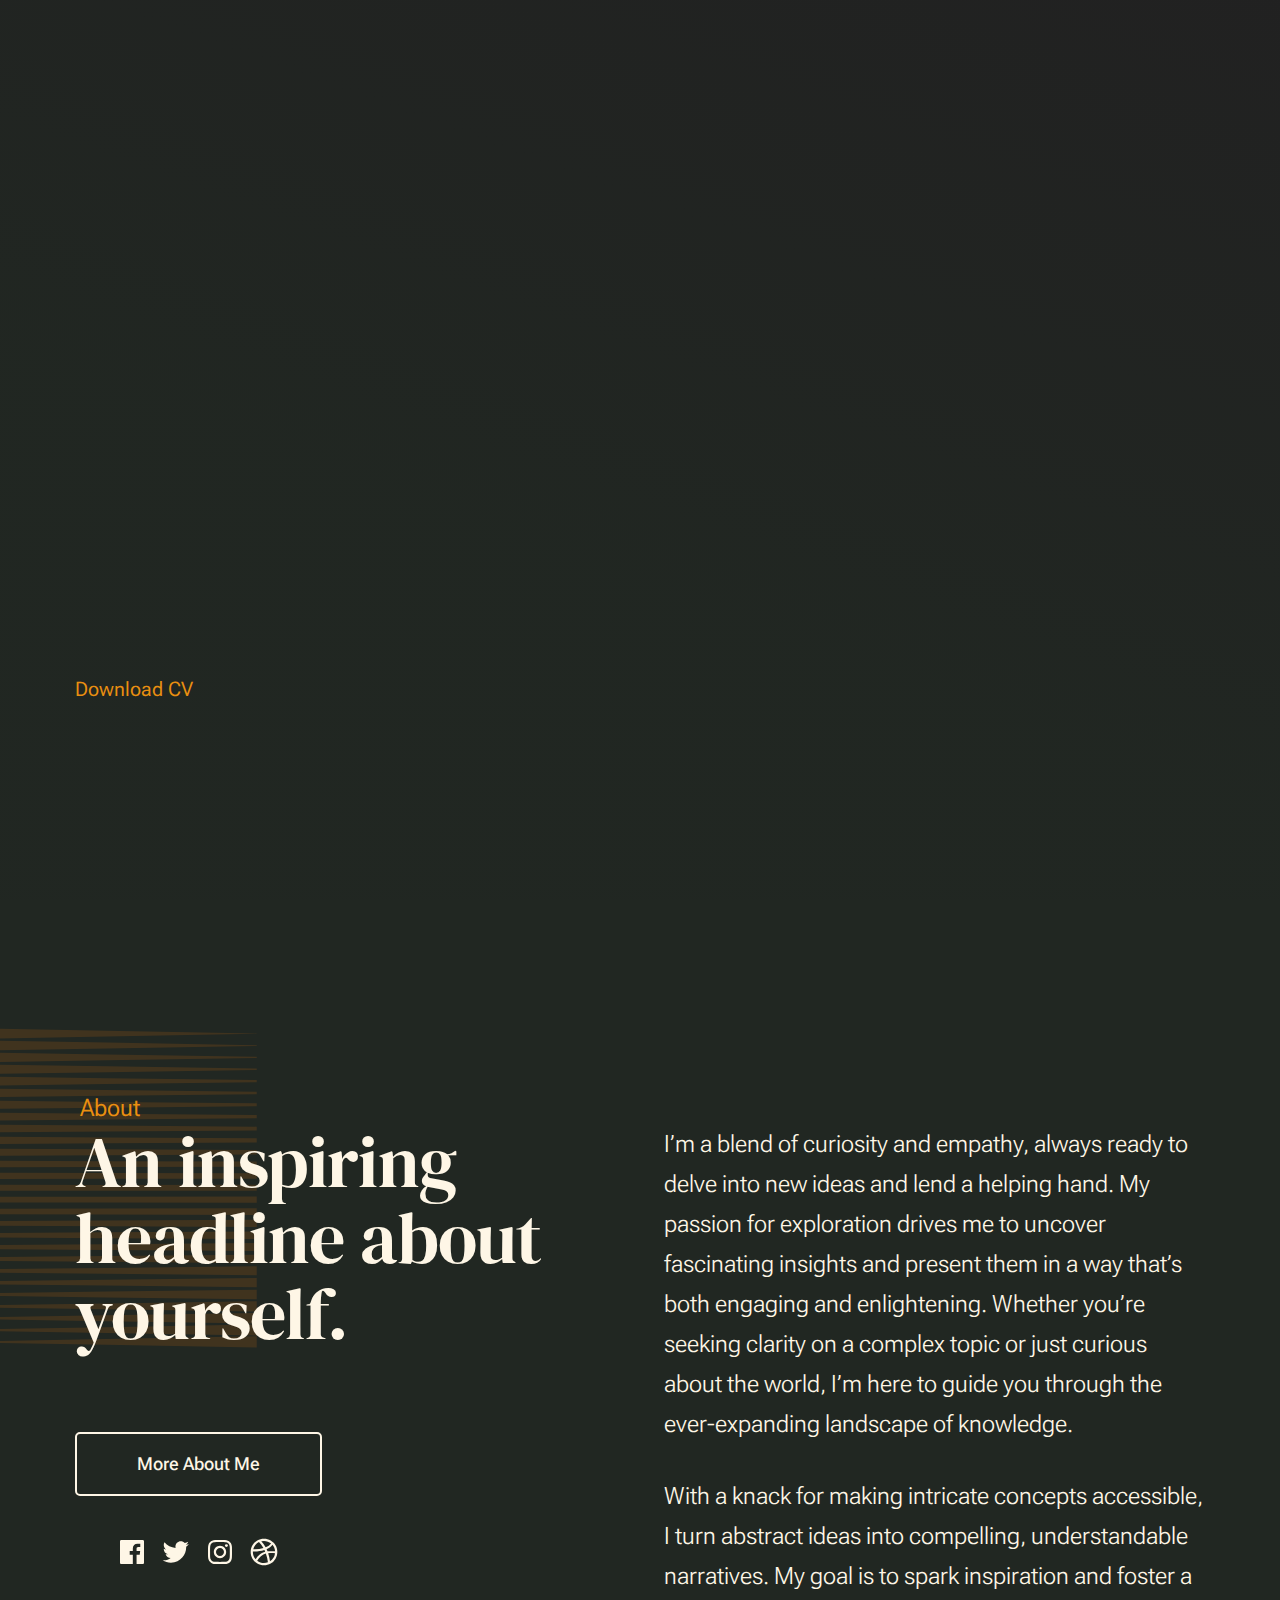
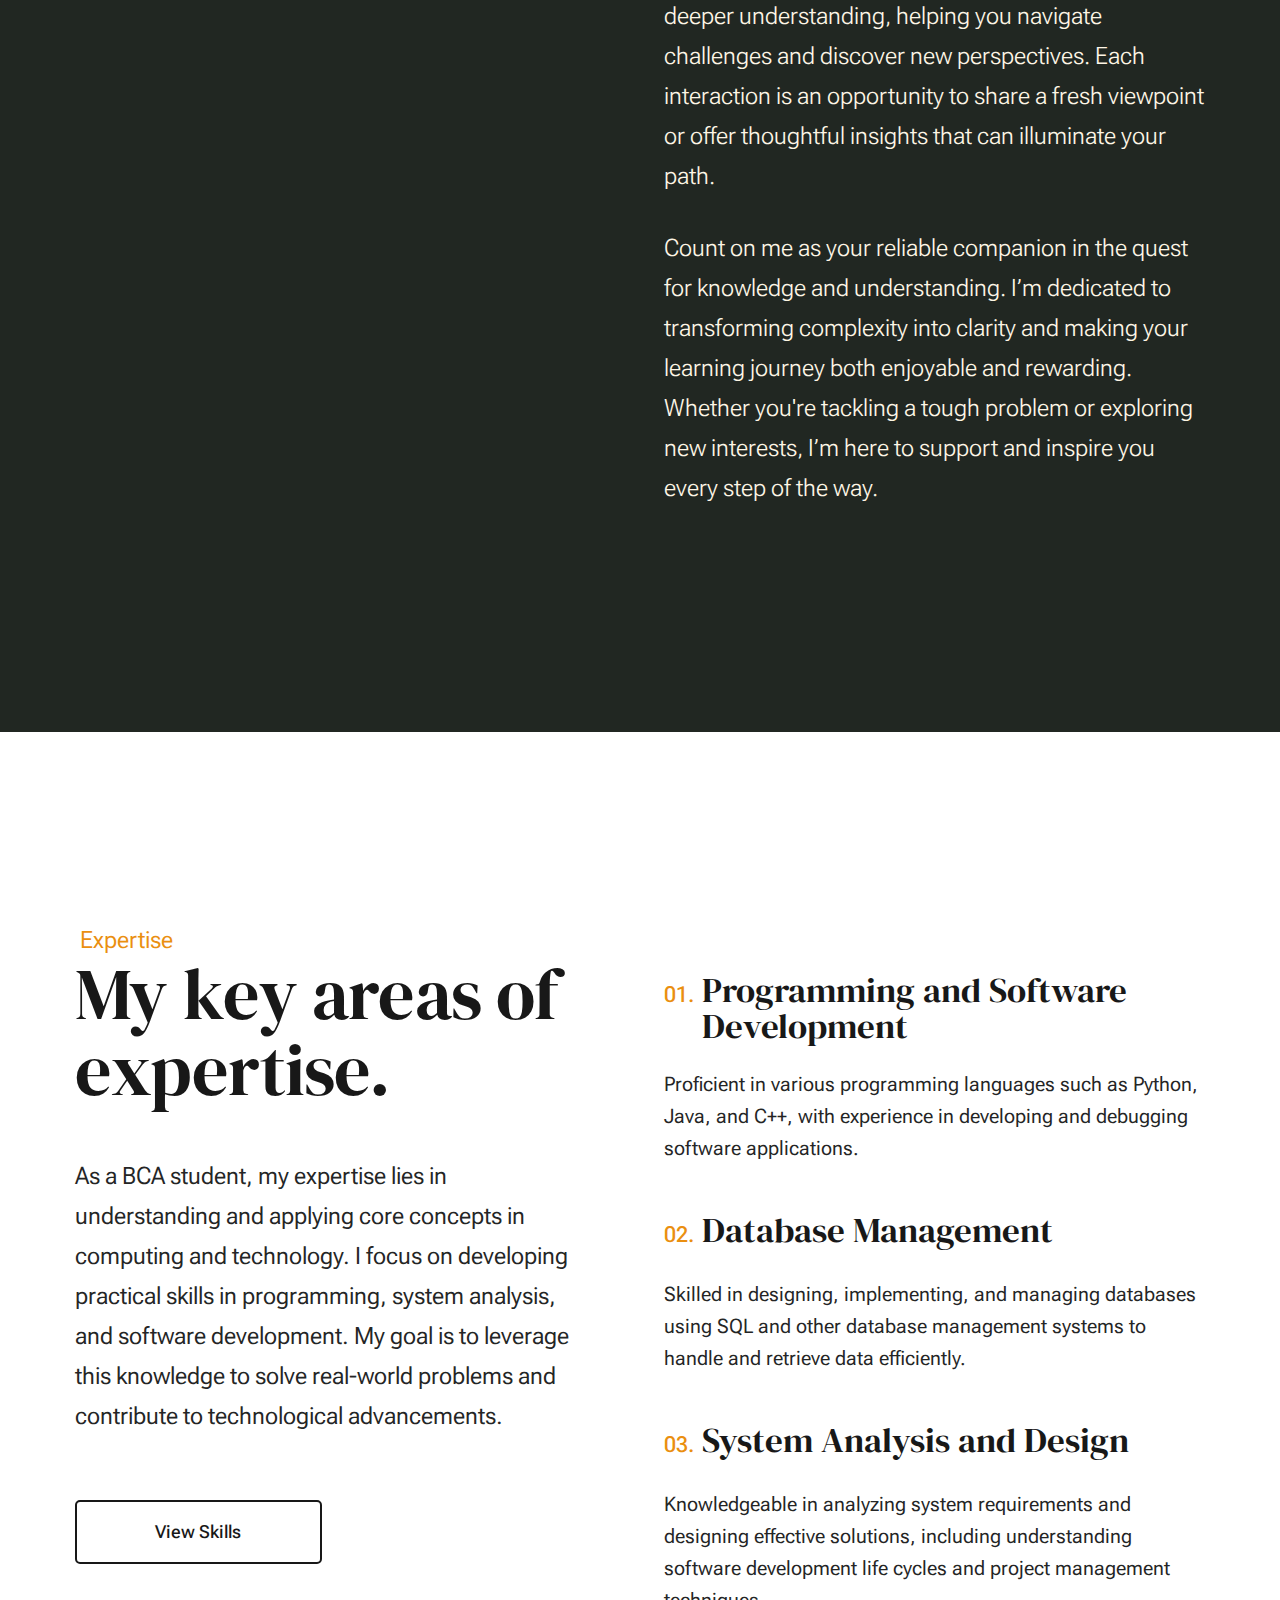
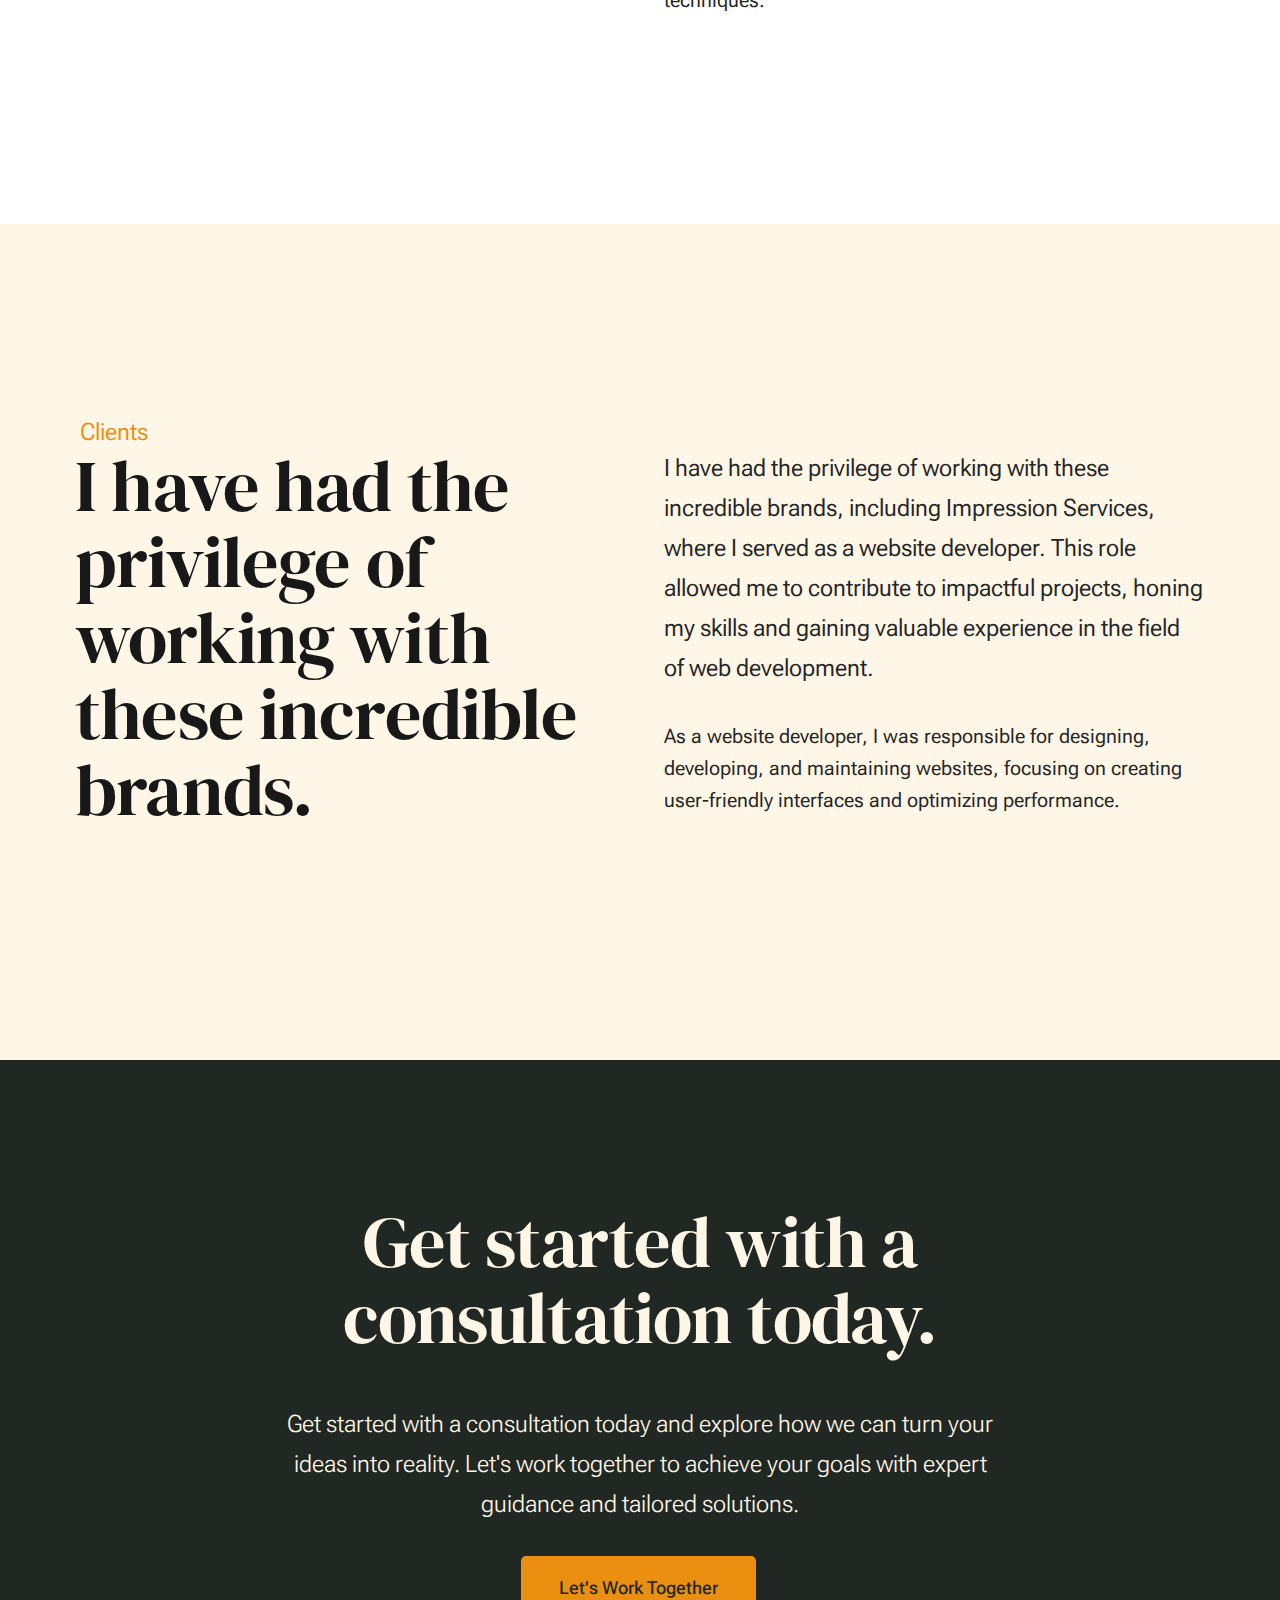
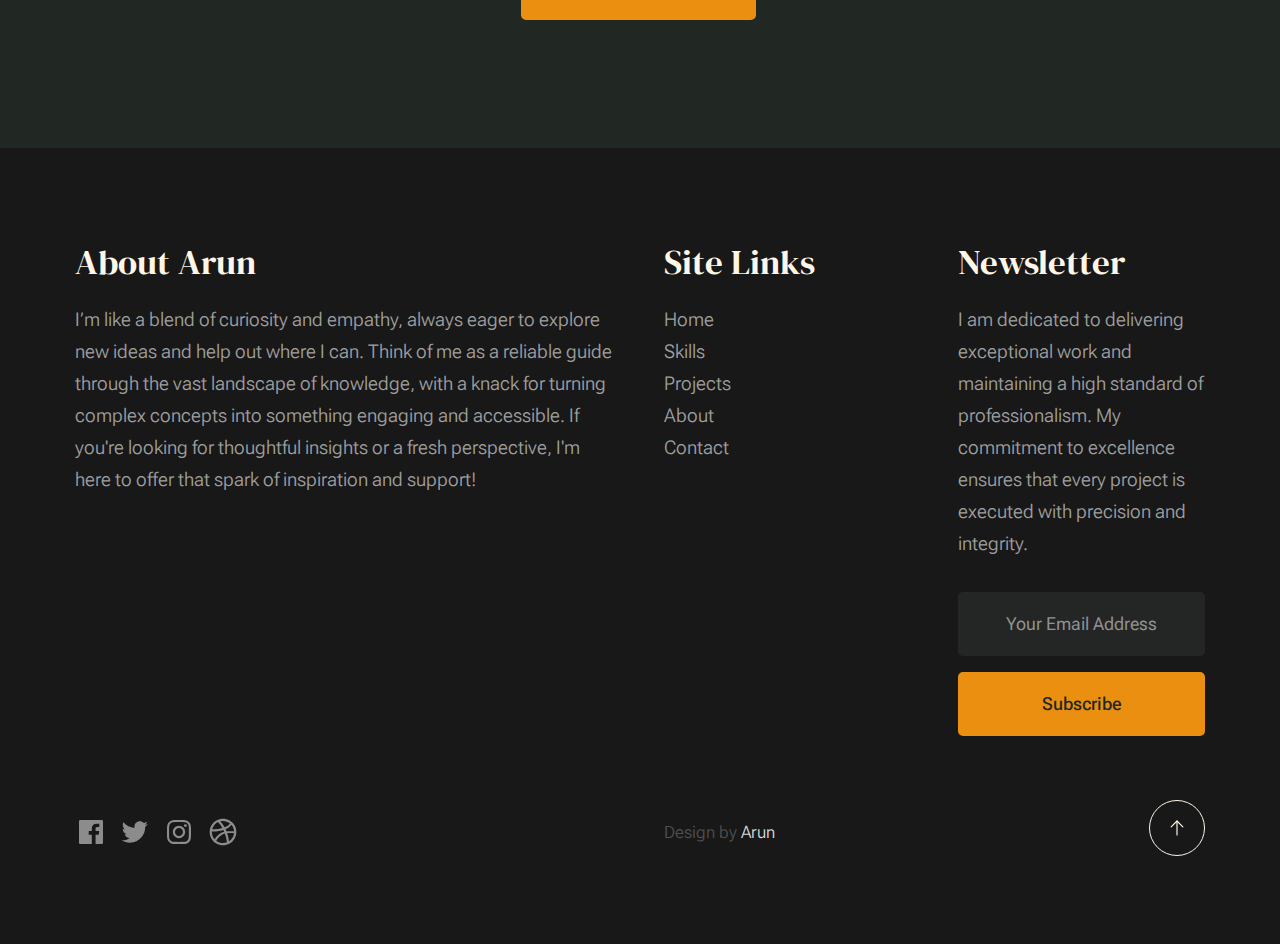
<file: Arun_PI-4/index.html>
<!DOCTYPE html>
<html lang="en" class="no-js" >
<head>

    <!--- basic page needs
    ================================================== -->
    <meta charset="utf-8">
    <meta name="viewport" content="width=device-width, initial-scale=1">
    <title>Arun</title>

    <script>
        document.documentElement.classList.remove('no-js');
        document.documentElement.classList.add('js');
    </script>

    <!-- CSS
    ================================================== -->
    <link rel="stylesheet" href="css/vendor.css">
    <link rel="stylesheet" href="css/styles.css">

    <!-- favicons
    ================================================== -->
    <link rel="apple-touch-icon" sizes="180x180" href="apple-touch-icon.png">
    <link rel="icon" type="image/png" sizes="32x32" href="favicon-32x32.png">
    <link rel="icon" type="image/png" sizes="16x16" href="favicon-16x16.png">
    <link rel="manifest" href="site.webmanifest">

</head>


<body id="top">

    
    <!-- preloader
    ================================================== -->
    <div id="preloader">
        <div id="loader" class="dots-fade">
            <div></div>
            <div></div>
            <div></div>
        </div>
    </div>


    <!-- page wrap
    ================================================== -->
    <div id="page" class="s-pagewrap ss-home">


        <!-- # site header 
        ================================================== -->
        <header class="s-header">

            <div class="row s-header__inner width-sixteen-col">

                <div class="s-header__block">
                    <div class="s-header__logo">
                        <a class="logo" href="index.html">
                            <img src="images/Arun.jpg" alt="Homepage">
                        </a>
                    </div>

                    <a class="s-header__menu-toggle" href="#0"><span>Menu</span></a>
                </div> <!-- end s-header__block -->

                <nav class="s-header__nav">
    
                    <ul class="s-header__menu-links">
                        <li><a href="about.html">About</a></li>
                        <li><a href="services.html">Skills</a></li>
                        <li><a href="blog.html">Projects</a></li>
                        <li><a href="contact.html">Contact</a></li>
                    </ul> <!-- s-header__menu-links -->

                    <div class="s-header__contact">
                        <a href="contact.html" class="btn btn--primary s-header__contact-btn">Let's Work Together</a>                        
                    </div> <!-- s-header__contact -->
    
                </nav> <!-- end s-header__nav -->

            </div> <!-- end s-header__inner -->

        </header> <!-- end s-header -->


        <!-- # site main content
        ================================================== -->
        <section id="content" class="s-content">

            <!-- intro
            ----------------------------------------------- -->
            <section id="intro" class="s-intro">

                <div class="row s-intro__content width-sixteen-col">

                    <div class="column lg-12 s-intro__content-inner grid-block">
                        
                        <div class="s-intro__content-text">
                            <div class="s-intro__content-pretitle text-pretitle">Hello, I'm Arun</div>
                            <h1 class="s-intro__content-title">
                            I create web <br>
                            solutions for your <br>
                            business that drive <br>
                            results.
                            </h1>
                            <div class="btn-con">
                                <a href=https://drive.google.com/file/d/1FFsyU8gXfrlJXpj_-5QG3UD8fUapJ0hM/view?usp=sharing" class="main-btn">
                                    <span class="btn-text">Download CV</span>
                                    <span class="btn-icon"><i class="fas fa-download"></i></span>
                                </a>
                            </div>
                        </div> <!-- s-intro__content-text -->

                        <div class="s-intro__content-media"> 
                            <div class="s-intro__content-media-inner">                               
                                <img src="images/intro-bg.jpg" srcset="images/intro-bg.jpg 1x, images/intro-bg@2x.jpg 2x" alt="">
                                <div class="lines">                               
                                    <span></span>                                  
                                </div>
                            </div>
                        </div> <!-- s-intro__content-media -->                      

                        <div class="s-intro__scroll-down">
                            <a href="#about" class="smoothscroll">
                                <div class="scroll-icon">
                                    <svg xmlns="http://www.w3.org/2000/svg" viewBox="0 0 24 24" width="36" height="36" fill="none" stroke="#97b34a" stroke-width="1" stroke-linecap="round" stroke-linejoin="round">&lt;!--!  Atomicons Free 1.00 by @atisalab License - https://atomicons.com/license/ (Icons: CC BY 4.0) Copyright 2021 Atomicons --&gt;<polyline points="7 13 12 18 17 13"></polyline><line x1="12" y1="18" x2="12" y2="6"></line></svg>
                                </div>
                                <span>Scroll for more</span>
                            </a>
                        </div> <!-- s-intro__scroll-down -->
                        
                    </div> <!-- s-intro__content-inner -->

                </div> <!-- s-intro__content -->

            </section> <!-- end s-intro -->

            <!-- about
            ----------------------------------------------- -->
            <section id="about" class="s-about target-section">

                <div class="row s-about__content width-sixteen-col">
                    <div class="column grid-block grid-section-split">

                        <img src="images/geometric_shape.svg" alt="" class="s-about__content-imgbg">

                        <div class="section-header grid-section-split__header">
                            <div class="text-pretitle">About</div>                           
                            <h2 class="text-display-title">
                            An inspiring headline about yourself.
                            </h2>                           
                        </div> <!-- end section-header -->

                        <div class="s-about__content-main grid-section-split__primary">
                            <p class="attention-getter">
                                I’m a blend of curiosity and empathy, always ready to delve into new ideas and lend a helping hand. My passion for exploration drives me to uncover fascinating insights and present them in a way that’s both engaging and enlightening. Whether you’re seeking clarity on a complex topic or just curious about the world, I’m here to guide you through the ever-expanding landscape of knowledge.
                            </p>

                            <p class="attention-getter">
                                With a knack for making intricate concepts accessible, I turn abstract ideas into compelling, understandable narratives. My goal is to spark inspiration and foster a deeper understanding, helping you navigate challenges and discover new perspectives. Each interaction is an opportunity to share a fresh viewpoint or offer thoughtful insights that can illuminate your path.
                            </p>

                            <p class="attention-getter">
                                Count on me as your reliable companion in the quest for knowledge and understanding. I’m dedicated to transforming complexity into clarity and making your learning journey both enjoyable and rewarding. Whether you're tackling a tough problem or exploring new interests, I’m here to support and inspire you every step of the way.
                            </p>
                        </div> <!-- end s-about__content-main -->

                        <div class="s-about__content-btn grid-section-split__bottom">
                            <a href="about.html" class="btn btn--stroke u-fullwidth">More About Me</a>

                            <ul class="s-about__social social-list">
                                <li>
                                    <a href="#0">
                                        <svg xmlns="http://www.w3.org/2000/svg" width="24" height="24" viewBox="0 0 24 24" style="fill:rgba(0, 0, 0, 1);transform:;-ms-filter:"><path d="M20,3H4C3.447,3,3,3.448,3,4v16c0,0.552,0.447,1,1,1h8.615v-6.96h-2.338v-2.725h2.338v-2c0-2.325,1.42-3.592,3.5-3.592 c0.699-0.002,1.399,0.034,2.095,0.107v2.42h-1.435c-1.128,0-1.348,0.538-1.348,1.325v1.735h2.697l-0.35,2.725h-2.348V21H20 c0.553,0,1-0.448,1-1V4C21,3.448,20.553,3,20,3z"></path></svg>
                                        <span class="u-screen-reader-text">Facebook</span>
                                    </a>
                                </li>
                                <li>
                                    <a href="#0">
                                        <svg xmlns="http://www.w3.org/2000/svg" width="24" height="24" viewBox="0 0 24 24" style="fill:rgba(0, 0, 0, 1);transform:;-ms-filter:"><path d="M19.633,7.997c0.013,0.175,0.013,0.349,0.013,0.523c0,5.325-4.053,11.461-11.46,11.461c-2.282,0-4.402-0.661-6.186-1.809 c0.324,0.037,0.636,0.05,0.973,0.05c1.883,0,3.616-0.636,5.001-1.721c-1.771-0.037-3.255-1.197-3.767-2.793 c0.249,0.037,0.499,0.062,0.761,0.062c0.361,0,0.724-0.05,1.061-0.137c-1.847-0.374-3.23-1.995-3.23-3.953v-0.05 c0.537,0.299,1.16,0.486,1.82,0.511C3.534,9.419,2.823,8.184,2.823,6.787c0-0.748,0.199-1.434,0.548-2.032 c1.983,2.443,4.964,4.04,8.306,4.215c-0.062-0.3-0.1-0.611-0.1-0.923c0-2.22,1.796-4.028,4.028-4.028 c1.16,0,2.207,0.486,2.943,1.272c0.91-0.175,1.782-0.512,2.556-0.973c-0.299,0.935-0.936,1.721-1.771,2.22 c0.811-0.088,1.597-0.312,2.319-0.624C21.104,6.712,20.419,7.423,19.633,7.997z"></path></svg>
                                        <span class="u-screen-reader-text">Twitter</span>
                                    </a>
                                </li>
                                <li>
                                    <a href="#0">
                                        <svg xmlns="http://www.w3.org/2000/svg" width="24" height="24" viewBox="0 0 24 24" style="fill:rgba(0, 0, 0, 1);transform:;-ms-filter:"><path d="M11.999,7.377c-2.554,0-4.623,2.07-4.623,4.623c0,2.554,2.069,4.624,4.623,4.624c2.552,0,4.623-2.07,4.623-4.624 C16.622,9.447,14.551,7.377,11.999,7.377L11.999,7.377z M11.999,15.004c-1.659,0-3.004-1.345-3.004-3.003 c0-1.659,1.345-3.003,3.004-3.003s3.002,1.344,3.002,3.003C15.001,13.659,13.658,15.004,11.999,15.004L11.999,15.004z"></path><circle cx="16.806" cy="7.207" r="1.078"></circle><path d="M20.533,6.111c-0.469-1.209-1.424-2.165-2.633-2.632c-0.699-0.263-1.438-0.404-2.186-0.42 c-0.963-0.042-1.268-0.054-3.71-0.054s-2.755,0-3.71,0.054C7.548,3.074,6.809,3.215,6.11,3.479C4.9,3.946,3.945,4.902,3.477,6.111 c-0.263,0.7-0.404,1.438-0.419,2.186c-0.043,0.962-0.056,1.267-0.056,3.71c0,2.442,0,2.753,0.056,3.71 c0.015,0.748,0.156,1.486,0.419,2.187c0.469,1.208,1.424,2.164,2.634,2.632c0.696,0.272,1.435,0.426,2.185,0.45 c0.963,0.042,1.268,0.055,3.71,0.055s2.755,0,3.71-0.055c0.747-0.015,1.486-0.157,2.186-0.419c1.209-0.469,2.164-1.424,2.633-2.633 c0.263-0.7,0.404-1.438,0.419-2.186c0.043-0.962,0.056-1.267,0.056-3.71s0-2.753-0.056-3.71C20.941,7.57,20.801,6.819,20.533,6.111z M19.315,15.643c-0.007,0.576-0.111,1.147-0.311,1.688c-0.305,0.787-0.926,1.409-1.712,1.711c-0.535,0.199-1.099,0.303-1.67,0.311 c-0.95,0.044-1.218,0.055-3.654,0.055c-2.438,0-2.687,0-3.655-0.055c-0.569-0.007-1.135-0.112-1.669-0.311 c-0.789-0.301-1.414-0.923-1.719-1.711c-0.196-0.534-0.302-1.099-0.311-1.669c-0.043-0.95-0.053-1.218-0.053-3.654 c0-2.437,0-2.686,0.053-3.655c0.007-0.576,0.111-1.146,0.311-1.687c0.305-0.789,0.93-1.41,1.719-1.712 c0.534-0.198,1.1-0.303,1.669-0.311c0.951-0.043,1.218-0.055,3.655-0.055c2.437,0,2.687,0,3.654,0.055 c0.571,0.007,1.135,0.112,1.67,0.311c0.786,0.303,1.407,0.925,1.712,1.712c0.196,0.534,0.302,1.099,0.311,1.669 c0.043,0.951,0.054,1.218,0.054,3.655c0,2.436,0,2.698-0.043,3.654H19.315z"></path></svg>
                                        <span class="u-screen-reader-text">Instagram</span>
                                    </a>
                                </li>
                                <li>
                                    <a href="#0">
                                        <svg xmlns="http://www.w3.org/2000/svg" width="24" height="24" viewBox="0 0 24 24" style="fill: rgba(0, 0, 0, 1);transform: ;msFilter:;"><path d="M20.66 6.98a9.932 9.932 0 0 0-3.641-3.64C15.486 2.447 13.813 2 12 2s-3.486.447-5.02 1.34c-1.533.893-2.747 2.107-3.64 3.64S2 10.187 2 12s.446 3.487 1.34 5.02a9.924 9.924 0 0 0 3.641 3.64C8.514 21.553 10.187 22 12 22s3.486-.447 5.02-1.34a9.932 9.932 0 0 0 3.641-3.64C21.554 15.487 22 13.813 22 12s-.446-3.487-1.34-5.02zM12 3.66c2 0 3.772.64 5.32 1.919-.92 1.174-2.286 2.14-4.1 2.9-1.002-1.813-2.088-3.327-3.261-4.54A7.715 7.715 0 0 1 12 3.66zM5.51 6.8a8.116 8.116 0 0 1 2.711-2.22c1.212 1.201 2.325 2.7 3.34 4.5-2 .6-4.114.9-6.341.9-.573 0-1.006-.013-1.3-.04A8.549 8.549 0 0 1 5.51 6.8zM3.66 12c0-.054.003-.12.01-.2.007-.08.01-.146.01-.2.254.014.641.02 1.161.02 2.666 0 5.146-.367 7.439-1.1.187.373.381.793.58 1.26-1.32.293-2.674 1.006-4.061 2.14S6.4 16.247 5.76 17.5c-1.4-1.587-2.1-3.42-2.1-5.5zM12 20.34c-1.894 0-3.594-.587-5.101-1.759.601-1.187 1.524-2.322 2.771-3.401 1.246-1.08 2.483-1.753 3.71-2.02a29.441 29.441 0 0 1 1.56 6.62 8.166 8.166 0 0 1-2.94.56zm7.08-3.96a8.351 8.351 0 0 1-2.58 2.621c-.24-2.08-.7-4.107-1.379-6.081.932-.066 1.765-.1 2.5-.1.799 0 1.686.034 2.659.1a8.098 8.098 0 0 1-1.2 3.46zm-1.24-5c-1.16 0-2.233.047-3.22.14a27.053 27.053 0 0 0-.68-1.62c2.066-.906 3.532-2.006 4.399-3.3 1.2 1.414 1.854 3.027 1.96 4.84-.812-.04-1.632-.06-2.459-.06z"></path></svg>
                                        <span class="u-screen-reader-text">Dribbble</span>
                                    </a>
                                </li>
                            </ul> <!-- end s-footer__social -->
                        </div> <!-- end s-about__content-btn -->
                    
                    </div> <!-- content-inner -->
                </div>
                
            </section> <!-- end s-about -->

            <!-- expertise
            ----------------------------------------------- -->
            <section id="expertise" class="s-expertise">

                <div class="row s-expertise__content width-sixteen-col">
                    <div class="column xl-12 grid-block grid-section-split">

                        <div class="section-header grid-section-split__header">
                            <div class="text-pretitle">Expertise</div>                           
                            <h2 class="text-display-title">
                            My key areas of expertise.
                            </h2>     
                            
                            <p class="lead">
                                As a BCA student, my expertise lies in understanding and applying core concepts in computing and technology. I focus on developing practical skills in programming, system analysis, and software development. My goal is to leverage this knowledge to solve real-world problems and contribute to technological advancements.
                            </p>
                        </div> <!-- end section-header -->

                        <div class="s-expertise__content-main grid-section-split__primary">

                            <div class="grid-list-items list-items show-ctr">
                                <div class="grid-list-items__item list-items__item">
                                    <div class="grid-list-items__title list-items__item-header">
                                        <h3 class="list-items__item-title">Programming and Software Development</h3>
                                    </div>
                                    <div class="grid-list-items__text list-items__item-text">
                                        <p>
                                            Proficient in various programming languages such as Python, Java, and C++, with experience in developing and debugging software applications.
                                        </p>
                                    </div>
                                </div> <!-- list-item -->
                                <div class="grid-list-items__item list-items__item">
                                    <div class="grid-list-items__title list-items__item-header">
                                        <h3 class="list-items__item-title">Database Management</h3>
                                    </div>
                                    <div class="grid-list-items__text list-items__item-text">
                                        <p>
                                            Skilled in designing, implementing, and managing databases using SQL and other database management systems to handle and retrieve data efficiently.
                                        </p>
                                    </div>
                                </div> <!-- list-expertise__item -->
                                <div class="grid-list-items__item list-items__item">
                                    <div class="grid-list-items__title list-items__item-header">
                                        <h3 class="list-items__item-title">System Analysis and Design</h3>
                                    </div>
                                    <div class="grid-list-items__text list-items__item-text">
                                        <p>
                                            Knowledgeable in analyzing system requirements and designing effective solutions, including understanding software development life cycles and project management techniques.
                                        </p>
                                    </div>
                                </div> <!-- list-expertise__item -->
                                <!--<div class="grid-list-items__item list-items__item">
                                    <div class="grid-list-items__title list-items__item-header">
                                        <h3 class="list-items__item-title">Research & Discovery</h3>
                                    </div>
                                    <div class="grid-list-items__text list-items__item-text">
                                        <p>
                                        Quibusdam quis autem voluptatibus earum vel ex error ea magni. Rerum quam quos. Aut asperiores 
                                        sit mollitia. Rem neque et voluptatem eos quia sed eligendi et. Eaque velit eligendi ut 
                                        magnam. Cumque ducimus laborum doloribus facere maxime vel earum quidem enim suscipit.
                                        </p>
                                    </div>
                                </div> list-expertise__item -->

                            </div> <!-- grid-list-items -->
                        </div> <!-- end s-expertise__content-main -->

                        <div class="s-expertise__content-btn grid-section-split__bottom">
                            <a href="services.html" class="btn btn--stroke u-fullwidth">View  Skills</a>
                        </div> <!-- end s-about__content-btn -->

                    </div> <!-- end grid-block-->
                </div> <!-- end s-expertise__content -->

            </section> <!-- end s-expertise -->

            <!-- clients
            ----------------------------------------------- -->
            <section id="clients" class="s-clients">          

                <div class="row s-clients__content-block width-sixteen-col">
                    <div class="column xl-12 grid-block grid-section-split">
                    
                        <div class="section-header grid-section-split__header">
                            <div class="text-pretitle">Clients</div>
                            <h2 class="text-display-title">
                            I have had the privilege of working with these incredible brands.
                            </h2>       
                        </div> <!-- end section-header -->
                    
                        <div class="grid-section-split__primary">
                            <p class="lead">
                                I have had the privilege of working with these incredible brands, including Impression Services, where I served as a website developer. This role allowed me to contribute to impactful projects, honing my skills and gaining valuable experience in the field of web development.
                            </p>   

                            <p>
                                As a website developer, I was responsible for designing, developing, and maintaining websites, focusing on creating user-friendly interfaces and optimizing performance.
                            </p>
                        </div> <!-- end grid-section-split__primary -->
                    
                    </div> <!-- end column -->
                </div> <!-- end row -->

                <!--div class="row s-clients__content-block width-sixteen-col"
                    <div class="column xl-12">
                    
                        <div class="clients-list">                            
                            <div class="clients-list__item">
                                <a href="#0">
                                    <img src="images/clients/flash.svg" alt="">
                                </a>
                            </div>
                            <div class="clients-list__item">
                                <a href="#0">
                                    <img src="images/clients/rise.svg" alt="">
                                </a>
                            </div>
                            <div class="clients-list__item">
                                <a href="#0">
                                    <img src="images/clients/cactus.svg" alt="">
                                </a>
                            </div>
                            <div class="clients-list__item">
                                <a href="#0">
                                    <img src="images/clients/pinpoint.svg" alt="">
                                </a>
                            </div>
                            <div class="clients-list__item">
                                <a href="#0">
                                    <img src="images/clients/proline.svg" alt="">
                                </a>
                            </div>
                            <div class="clients-list__item">
                                <a href="#0">
                                    <img src="images/clients/vision.svg" alt="">
                                </a>
                            </div>
                            <div class="column clients-list__item">
                                <a href="#0">
                                    <img src="images/clients/volume.svg" alt="">
                                </a>
                            </div>
                            <div class="column clients-list__item">
                                <a href="#0">
                                    <img src="images/clients/hitech.svg" alt="">
                                </a>
                            </div><div class="clients-list__item">
                                <a href="#0">
                                    <img src="images/clients/terra.svg" alt="">
                                </a>
                            </div>
                            <div class="clients-list__item">
                                <a href="#0">
                                    <img src="images/clients/chain.svg" alt="">
                                </a>
                            </div>
                        </div>  end clients-list 

                    </div>  end column -->
                
                                
              <!--  <div class="row s-clients__content-block width-sixteen-col">
                    <div class="column xl-12 testimonials">
                    
                        <div class="swiper-container testimonials__slider home-slider">

                            <div class="swiper-wrapper">
                                <div class="testimonials__slide swiper-slide">
                                    <p>
                                    Molestiae incidunt consequatur quis ipsa autem nam sit enim magni. Voluptas tempore rem. 
                                    Explicabo a quaerat sint autem dolore ducimus ut consequatur neque. Nisi dolores quaerat fuga rem nihil nostrum.
                                    Laudantium quia consequatur molestias.
                                    </p>
                                    <div class="testimonials__author">
                                        <img src="images/avatars/user-01.jpg" alt="Author image" class="testimonials__avatar">
                                        <cite class="testimonials__cite">
                                            <strong>John Rockefeller</strong>
                                            <span>Standard Oil Co.</span>
                                        </cite>
                                    </div>
                                </div>
                                <div class="testimonials__slide swiper-slide">
                                    <p>
                                    Nisi dolores quaerat fuga rem nihil nostrum. Molestiae incidunt consequatur quis ipsa autem nam sit enim magni. 
                                    Voluptas tempore rem. Laudantium quia consequatur molestias.
                                    Explicabo a quaerat sint autem dolore ducimus ut consequatur neque.
                                    </p>
                                    <div class="testimonials__author">
                                        <img src="images/avatars/user-04.jpg" alt="Author image" class="testimonials__avatar">
                                        <cite class="testimonials__cite">
                                            <strong>Andrew Carnegie</strong>
                                            <span>Carnegie Steel Co.</span>
                                        </cite>
                                    </div>
                                </div>
                                <div class="testimonials__slide swiper-slide">
                                    <p>
                                    Voluptas tempore rem. Molestiae incidunt consequatur quis ipsa autem nam sit enim magni.  
                                    Explicabo a quaerat sint autem dolore ducimus ut consequatur neque. 
                                    Nisi dolores quaerat fuga rem nihil nostrum. Laudantium quia consequatur molestias.
                                    </p>
                                    <div class="testimonials__author">
                                        <img src="images/avatars/user-06.jpg" alt="Author image" class="testimonials__avatar">
                                        <cite class="testimonials__cite">
                                            <strong>Henry Ford</strong>
                                            <span>Ford Motor Co.</span>
                                        </cite>
                                    </div>
                                </div>
                                <div class="testimonials__slide swiper-slide">
                                    <p>
                                    Molestiae incidunt consequatur quis ipsa autem nam sit enim magni. Voluptas tempore rem. 
                                    Explicabo a quaerat sint autem dolore ducimus ut consequatur neque. Nisi dolores quaerat fuga rem nihil nostrum.
                                    Laudantium quia consequatur molestias.
                                    </p>
                                    <div class="testimonials__author">
                                        <img src="images/avatars/user-02.jpg" alt="Author image" class="testimonials__avatar">
                                        <cite class="testimonials__cite">
                                            <strong>John Morgan</strong>
                                            <span>JP Morgan & Co.</span>
                                        </cite>
                                    </div>
                                </div> 
                            </div> end swiper-wrapper --> 

                            <div class="swiper-pagination"></div>

                        </div> <!--end testimonials__slider -->                    
                    
                    </div> <!-- end column -->
                </div> <!-- end row -->


            </section> <!-- end s-clients -->            

        </section> <!-- s-content-->

        <!-- # cta
        ================================================== -->
        <section id="cta" class="s-cta">

            <div class="row row-x-center text-center">
                <div class="column xl-8 lg-12">

                    <div class="s-cta__content">
                        <h2 class="text-display-title">
                        Get started with a consultation today.
                        </h2>
                        <p class="lead">
                            Get started with a consultation today and explore how we can turn your ideas into reality. Let's work together to achieve your goals with expert guidance and tailored solutions.
                        </p>
                        <a href="contact.html" class="btn btn--primary">Let's Work Together</a>
                    </div>

                </div>
            </div>

        </section> <!-- end s-cta -->

        <!-- # journal
        ================================================== -->
        <!--section id="journal" class="s-journal">

            <div class="row s-journal__content width-sixteen-col">
                <div class="column xl-12 grid-block">

                    <div class="grid-full section-header text-center">
                        <div class="text-pretitle">Recent Articles</div>                           
                        <h2 class="text-display-title">
                        Latest articles from my blog.
                        </h2>  
                    </div>  end section-header --> 

                    <!--div class="grid-full s-journal__content-main grid-list-items">

                        <div class="grid-list-items__item blog-card">
                            <div class="blog-card__header">
                                <div class="blog-card__cat-links">
                                    <a href="https://www.dreamhost.com/r.cgi?287326">Sponsored</a>
                                </div>
                                <h3 class="blog-card__title"><a href="https://www.dreamhost.com/r.cgi?287326">Need Web Hosting for Your Websites?</a></h3>
                            </div>
                            <div class="blog-card__text">
                                <p>
                                Need hosting for your website? We would highly recommend <a href="https://www.dreamhost.com/r.cgi?287326">DreamHost</a>.
                                Enjoy 100% in-house support, guaranteed performance and uptime, 1-click installs, and a super-intuitive control 
                                panel to make managing your websites and projects easy. <a href="https://www.dreamhost.com/r.cgi?287326">Sign up</a> now to get started.
                                </p>
                            </div>
                        </div>  end blog-card -->
                        <!--div class="grid-list-items__item blog-card">
                            <div class="blog-card__header">
                                <div class="blog-card__cat-links">
                                    <a href="blog.html">Productivity</a>
                                </div>
                                <h3 class="blog-card__title"><a href="single.html">5 Marketing Productivity Apps for Your Team</a></h3>
                            </div>
                            <div class="blog-card__text">
                                <p>
                                Rerum quam quos. Quibusdam quis autem voluptatibus earum vel ex error ea magni. Aut asperiores 
                                sit mollitia. Rem neque et voluptatem eos quia sed eligendi et. Eaque velit eligendi ut 
                                magnam. Cumque ducimus laborum doloribus facere maxime vel earum quidem enim suscipit.
                                </p>
                            </div>
                        </!--div>  end blog-card -->
                        <!--div class="grid-list-items__item blog-card">
                            <div class="blog-card__header">
                                <div class="blog-card__cat-links">
                                    <a href="blog.html">SEO</a>
                                </div>
                                <h3 class="blog-card__title"><a href="single.html">7 SEO Factors to Consider for Better Website Ranking</a></h3>
                            </div>
                            <div class="blog-card__text">
                                <p>
                                Quibusdam quis autem voluptatibus earum vel ex error ea magni. Rerum quam quos. Aut asperiores 
                                sit mollitia. Rem neque et voluptatem eos quia sed eligendi et. Eaque velit eligendi ut 
                                magnam. Cumque ducimus laborum doloribus facere maxime vel earum quidem enim suscipit.
                                </p>
                            </div>
                        </!--div>  end blog card -->
                        <!--div class="grid-list-items__item blog-card">
                            <div class="blog-card__header">
                                <div class="blog-card__cat-links">
                                    <a href="blog.html">Productivity</a>
                                </div>
                                <h3 class="blog-card__title"><a href="single.html">5 Effective Web Design Principles</a></h3>
                            </div>
                            <div class="blog-card__text">
                                <p>
                                Lorem ipsum dolor sit amet consectetur, adipisicing elit. Rerum ullam et laborum aperiam. 
                                Dignissimos quae voluptatibus ullam esse sapiente fugiat, rerum labore cupiditate obcaecati 
                                dolore necessitatibus id magni rem officia dolor nam sit laudantium. Quo eaque eveniet quibusdam unde. 
                                </p>
                            </div>
                        </!--div>  end blog-card -->

                     <!-- end grid-list-items -->

                 <!-- end grid-block-->
             <!-- end s-journal__content -->

        <!--section> end s-journal -->

 <footer class="footer">
      <div class="social">
        <a href="https://www.linkedin.com/in/sathvi-shetty-5a94b8319?utm_source=share&utm_campaign=share_via&utm_content=profile&utm_medium=android_app" target="_blank"
          ><i class="bx bxl-linkedin-square"></i
        ></a>
        <a href="https://github.com/Sathvi-gif/" target="_blank"
          ><i class="bx bxl-github"></i
        ></a>
        <a href="https://www.instagram.com/__.sathvi/" target="_blank"
          ><i class="bx bxl-instagram-alt"></i
        ></a>
        <a href="shettysathvi36@gmail.com" target="_blank"
          ><i class="bx bxl-gmail"></i
        ></a>
      </div>
        <!-- # footer 
        ================================================== -->
        <footer class="s-footer">
            <div class="row s-footer__content">
                <div class="column xl-6 lg-6 md-12 s-footer__block s-footer__about">                    
                    <h3>About Arun</h3>
                    <p>
                        I’m like a blend of curiosity and empathy, always eager to explore new ideas and help out where I can. Think of me as a reliable guide through the vast landscape of knowledge, with a knack for turning complex concepts into something engaging and accessible. If you're looking for thoughtful insights or a fresh perspective, I'm here to offer that spark of inspiration and support!
                    </p>               
                </div>                
                <div class="column xl-3 lg-6 md-12 s-footer__block s-footer__site-links">
                    <h3>Site Links</h3>
                    <ul class="link-list">
                        <li><a href="index.html">Home</a></li>
                        <li><a href="services.html">Skills</a></li>
                        <li><a href="blog.html">Projects</a></li>
                        <li><a href="about.html">About</a></li>
                        <li><a href="contact.html">Contact</a></li>
                      
                    </ul>
                </div>
                <div class="column xl-3 lg-6 md-12 tab-12 s-footer__block s-footer__newsletter">
                    <h3>Newsletter</h3>

                    <p>
                        I am dedicated to delivering exceptional work and maintaining a high standard of professionalism. My commitment to excellence ensures that every project is executed with precision and integrity.
                                        </p>

                    <div class="subscribe-form">
                        <form id="mc-form" class="mc-form">
                            <input type="email" name="EMAIL" id="mce-EMAIL" class="u-fullwidth text-center" placeholder="Your Email Address" title="The domain portion of the email address is invalid (the portion after the @)." pattern="^([^\x00-\x20\x22\x28\x29\x2c\x2e\x3a-\x3c\x3e\x40\x5b-\x5d\x7f-\xff]+|\x22([^\x0d\x22\x5c\x80-\xff]|\x5c[\x00-\x7f])*\x22)(\x2e([^\x00-\x20\x22\x28\x29\x2c\x2e\x3a-\x3c\x3e\x40\x5b-\x5d\x7f-\xff]+|\x22([^\x0d\x22\x5c\x80-\xff]|\x5c[\x00-\x7f])*\x22))*\x40([^\x00-\x20\x22\x28\x29\x2c\x2e\x3a-\x3c\x3e\x40\x5b-\x5d\x7f-\xff]+|\x5b([^\x0d\x5b-\x5d\x80-\xff]|\x5c[\x00-\x7f])*\x5d)(\x2e([^\x00-\x20\x22\x28\x29\x2c\x2e\x3a-\x3c\x3e\x40\x5b-\x5d\x7f-\xff]+|\x5b([^\x0d\x5b-\x5d\x80-\xff]|\x5c[\x00-\x7f])*\x5d))*(\.\w{2,})+$" required>
                            <input type="submit" name="subscribe" value="Subscribe" class="btn btn--primary btn--small u-fullwidth">
                            <!-- <div style="position: absolute; left: -5000px;" aria-hidden="true"><input type="text" name="b_cdb7b577e41181934ed6a6a44_9a91cfe7b3" tabindex="-1" value=""></div> -->
                            <div class="mc-status"></div>
                        </form>
                    </div>
                </div>
            </div>    
            
            <div class="row s-footer__bottom">
                <div class="column xl-6 lg-12">
                    <ul class="s-footer__social social-list">
                        <li>
                            <a href="#0">
                                <svg href="https://github.com/Sathvi-gif/" target="_blank" width="24" height="24" viewBox="0 0 24 24" style="fill:rgba(0, 0, 0, 1);transform:;-ms-filter:"><path d="M20,3H4C3.447,3,3,3.448,3,4v16c0,0.552,0.447,1,1,1h8.615v-6.96h-2.338v-2.725h2.338v-2c0-2.325,1.42-3.592,3.5-3.592 c0.699-0.002,1.399,0.034,2.095,0.107v2.42h-1.435c-1.128,0-1.348,0.538-1.348,1.325v1.735h2.697l-0.35,2.725h-2.348V21H20 c0.553,0,1-0.448,1-1V4C21,3.448,20.553,3,20,3z"></path></svg>
                                <span class="u-screen-reader-text">Facebook</span>
                            </a>
                        </li>
                        <li>
                            <a href="#0">
                                <svg xmlns="http://www.w3.org/2000/svg" width="24" height="24" viewBox="0 0 24 24" style="fill:rgba(0, 0, 0, 1);transform:;-ms-filter:"><path d="M19.633,7.997c0.013,0.175,0.013,0.349,0.013,0.523c0,5.325-4.053,11.461-11.46,11.461c-2.282,0-4.402-0.661-6.186-1.809 c0.324,0.037,0.636,0.05,0.973,0.05c1.883,0,3.616-0.636,5.001-1.721c-1.771-0.037-3.255-1.197-3.767-2.793 c0.249,0.037,0.499,0.062,0.761,0.062c0.361,0,0.724-0.05,1.061-0.137c-1.847-0.374-3.23-1.995-3.23-3.953v-0.05 c0.537,0.299,1.16,0.486,1.82,0.511C3.534,9.419,2.823,8.184,2.823,6.787c0-0.748,0.199-1.434,0.548-2.032 c1.983,2.443,4.964,4.04,8.306,4.215c-0.062-0.3-0.1-0.611-0.1-0.923c0-2.22,1.796-4.028,4.028-4.028 c1.16,0,2.207,0.486,2.943,1.272c0.91-0.175,1.782-0.512,2.556-0.973c-0.299,0.935-0.936,1.721-1.771,2.22 c0.811-0.088,1.597-0.312,2.319-0.624C21.104,6.712,20.419,7.423,19.633,7.997z"></path></svg>
                                <span class="u-screen-reader-text">Twitter</span>
                            </a>
                        </li>
                        <li>
                            <a href="#0">
                                <svg xmlns="http://www.w3.org/2000/svg" width="24" height="24" viewBox="0 0 24 24" style="fill:rgba(0, 0, 0, 1);transform:;-ms-filter:"><path d="M11.999,7.377c-2.554,0-4.623,2.07-4.623,4.623c0,2.554,2.069,4.624,4.623,4.624c2.552,0,4.623-2.07,4.623-4.624 C16.622,9.447,14.551,7.377,11.999,7.377L11.999,7.377z M11.999,15.004c-1.659,0-3.004-1.345-3.004-3.003 c0-1.659,1.345-3.003,3.004-3.003s3.002,1.344,3.002,3.003C15.001,13.659,13.658,15.004,11.999,15.004L11.999,15.004z"></path><circle cx="16.806" cy="7.207" r="1.078"></circle><path d="M20.533,6.111c-0.469-1.209-1.424-2.165-2.633-2.632c-0.699-0.263-1.438-0.404-2.186-0.42 c-0.963-0.042-1.268-0.054-3.71-0.054s-2.755,0-3.71,0.054C7.548,3.074,6.809,3.215,6.11,3.479C4.9,3.946,3.945,4.902,3.477,6.111 c-0.263,0.7-0.404,1.438-0.419,2.186c-0.043,0.962-0.056,1.267-0.056,3.71c0,2.442,0,2.753,0.056,3.71 c0.015,0.748,0.156,1.486,0.419,2.187c0.469,1.208,1.424,2.164,2.634,2.632c0.696,0.272,1.435,0.426,2.185,0.45 c0.963,0.042,1.268,0.055,3.71,0.055s2.755,0,3.71-0.055c0.747-0.015,1.486-0.157,2.186-0.419c1.209-0.469,2.164-1.424,2.633-2.633 c0.263-0.7,0.404-1.438,0.419-2.186c0.043-0.962,0.056-1.267,0.056-3.71s0-2.753-0.056-3.71C20.941,7.57,20.801,6.819,20.533,6.111z M19.315,15.643c-0.007,0.576-0.111,1.147-0.311,1.688c-0.305,0.787-0.926,1.409-1.712,1.711c-0.535,0.199-1.099,0.303-1.67,0.311 c-0.95,0.044-1.218,0.055-3.654,0.055c-2.438,0-2.687,0-3.655-0.055c-0.569-0.007-1.135-0.112-1.669-0.311 c-0.789-0.301-1.414-0.923-1.719-1.711c-0.196-0.534-0.302-1.099-0.311-1.669c-0.043-0.95-0.053-1.218-0.053-3.654 c0-2.437,0-2.686,0.053-3.655c0.007-0.576,0.111-1.146,0.311-1.687c0.305-0.789,0.93-1.41,1.719-1.712 c0.534-0.198,1.1-0.303,1.669-0.311c0.951-0.043,1.218-0.055,3.655-0.055c2.437,0,2.687,0,3.654,0.055 c0.571,0.007,1.135,0.112,1.67,0.311c0.786,0.303,1.407,0.925,1.712,1.712c0.196,0.534,0.302,1.099,0.311,1.669 c0.043,0.951,0.054,1.218,0.054,3.655c0,2.436,0,2.698-0.043,3.654H19.315z"></path></svg>
                                <span class="u-screen-reader-text">Instagram</span>
                            </a>
                        </li>
                        <li>
                            <a href="#0">
                                <svg xmlns="http://www.w3.org/2000/svg" width="24" height="24" viewBox="0 0 24 24" style="fill: rgba(0, 0, 0, 1);transform: ;msFilter:;"><path d="M20.66 6.98a9.932 9.932 0 0 0-3.641-3.64C15.486 2.447 13.813 2 12 2s-3.486.447-5.02 1.34c-1.533.893-2.747 2.107-3.64 3.64S2 10.187 2 12s.446 3.487 1.34 5.02a9.924 9.924 0 0 0 3.641 3.64C8.514 21.553 10.187 22 12 22s3.486-.447 5.02-1.34a9.932 9.932 0 0 0 3.641-3.64C21.554 15.487 22 13.813 22 12s-.446-3.487-1.34-5.02zM12 3.66c2 0 3.772.64 5.32 1.919-.92 1.174-2.286 2.14-4.1 2.9-1.002-1.813-2.088-3.327-3.261-4.54A7.715 7.715 0 0 1 12 3.66zM5.51 6.8a8.116 8.116 0 0 1 2.711-2.22c1.212 1.201 2.325 2.7 3.34 4.5-2 .6-4.114.9-6.341.9-.573 0-1.006-.013-1.3-.04A8.549 8.549 0 0 1 5.51 6.8zM3.66 12c0-.054.003-.12.01-.2.007-.08.01-.146.01-.2.254.014.641.02 1.161.02 2.666 0 5.146-.367 7.439-1.1.187.373.381.793.58 1.26-1.32.293-2.674 1.006-4.061 2.14S6.4 16.247 5.76 17.5c-1.4-1.587-2.1-3.42-2.1-5.5zM12 20.34c-1.894 0-3.594-.587-5.101-1.759.601-1.187 1.524-2.322 2.771-3.401 1.246-1.08 2.483-1.753 3.71-2.02a29.441 29.441 0 0 1 1.56 6.62 8.166 8.166 0 0 1-2.94.56zm7.08-3.96a8.351 8.351 0 0 1-2.58 2.621c-.24-2.08-.7-4.107-1.379-6.081.932-.066 1.765-.1 2.5-.1.799 0 1.686.034 2.659.1a8.098 8.098 0 0 1-1.2 3.46zm-1.24-5c-1.16 0-2.233.047-3.22.14a27.053 27.053 0 0 0-.68-1.62c2.066-.906 3.532-2.006 4.399-3.3 1.2 1.414 1.854 3.027 1.96 4.84-.812-.04-1.632-.06-2.459-.06z"></path></svg>
                                <span class="u-screen-reader-text">Dribbble</span>
                            </a>
                        </li>
                    </ul> <!-- end s-footer__social -->
                </div>
                <div class="column xl-6 lg-12">
                    <p class="ss-copyright">
                        <!--span>© Copyright Monica 2022</!--span--> 
                        <span>Design by <a>Arun</a> <!--Distribution By <a href="https://themewagon.com">ThemeWagon</a></span-->
                    </p>
                </div>

                <div class="ss-go-top">
                    <a class="smoothscroll" title="Back to Top" href="#top">
                        <svg xmlns="http://www.w3.org/2000/svg" viewBox="0 0 24 24" width="36" height="36" fill="none" stroke="#ffffff" stroke-width="1" stroke-linecap="round" stroke-linejoin="round">&lt;!--!  Atomicons Free 1.00 by @atisalab License - https://atomicons.com/license/ (Icons: CC BY 4.0) Copyright 2021 Atomicons --&gt;<polyline points="17 11 12 6 7 11"></polyline><line x1="12" y1="18" x2="12" y2="6"></line></svg>
                    </a>
                </div> <!-- end ss-go-top -->
            </div>
            
        </footer> <!-- end s-footer -->

    </div> <!-- end page-wrap -->

    <!-- Java Script
    ================================================== -->
    <script src="js/plugins.js"></script>
    <script src="js/main.js"></script>

</body>
</html>
</file>
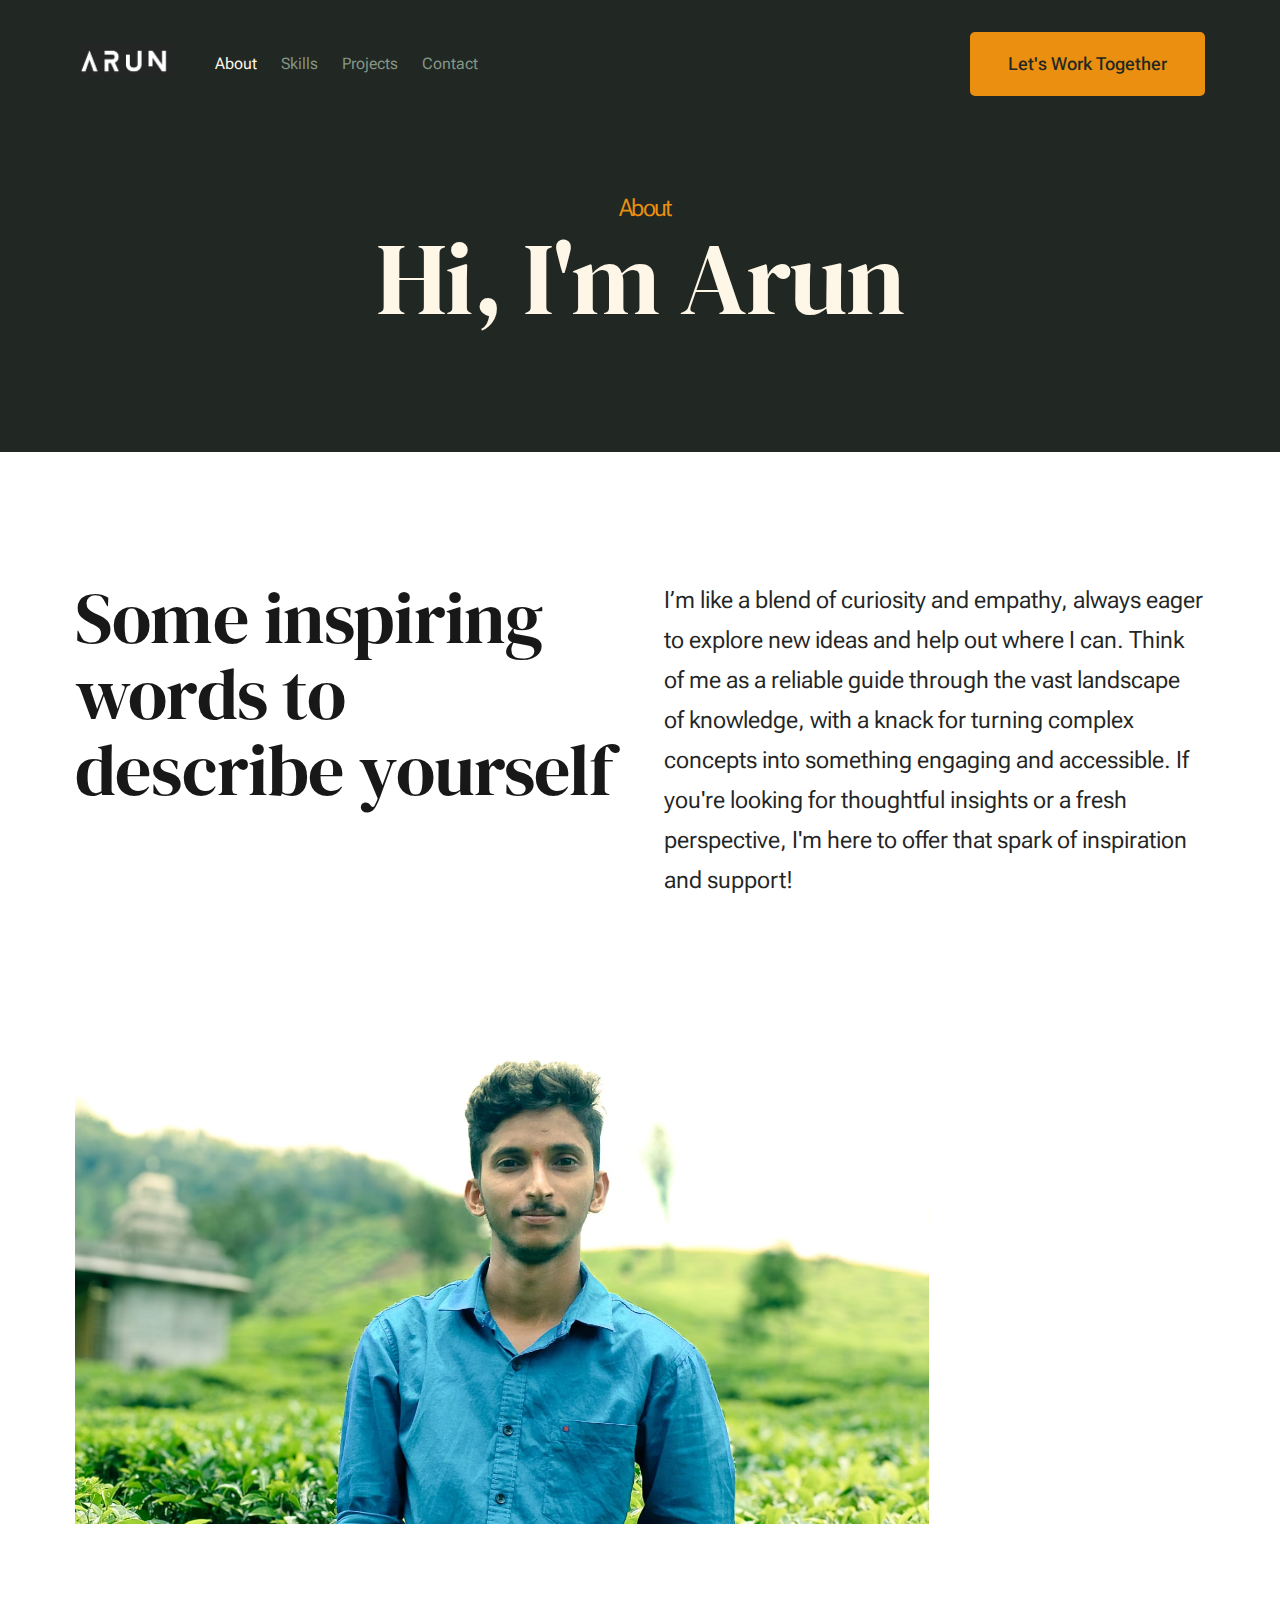
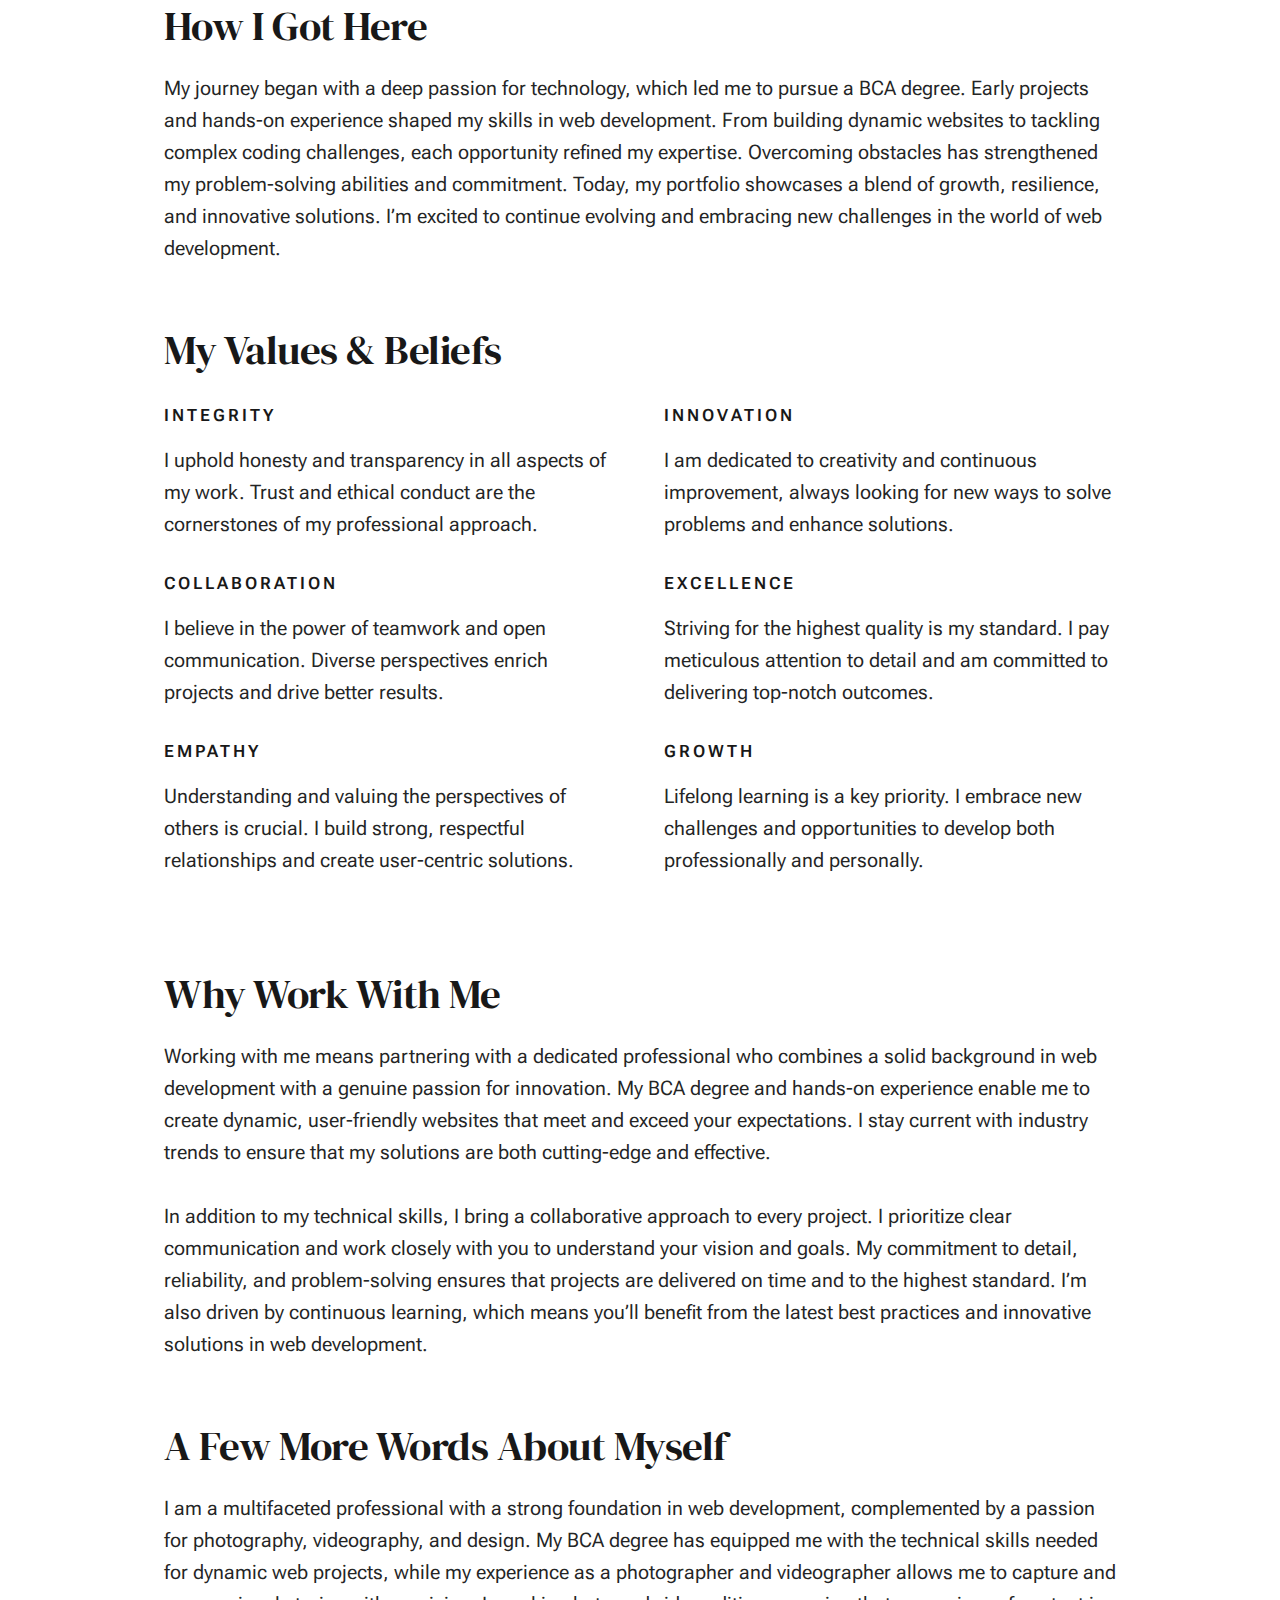
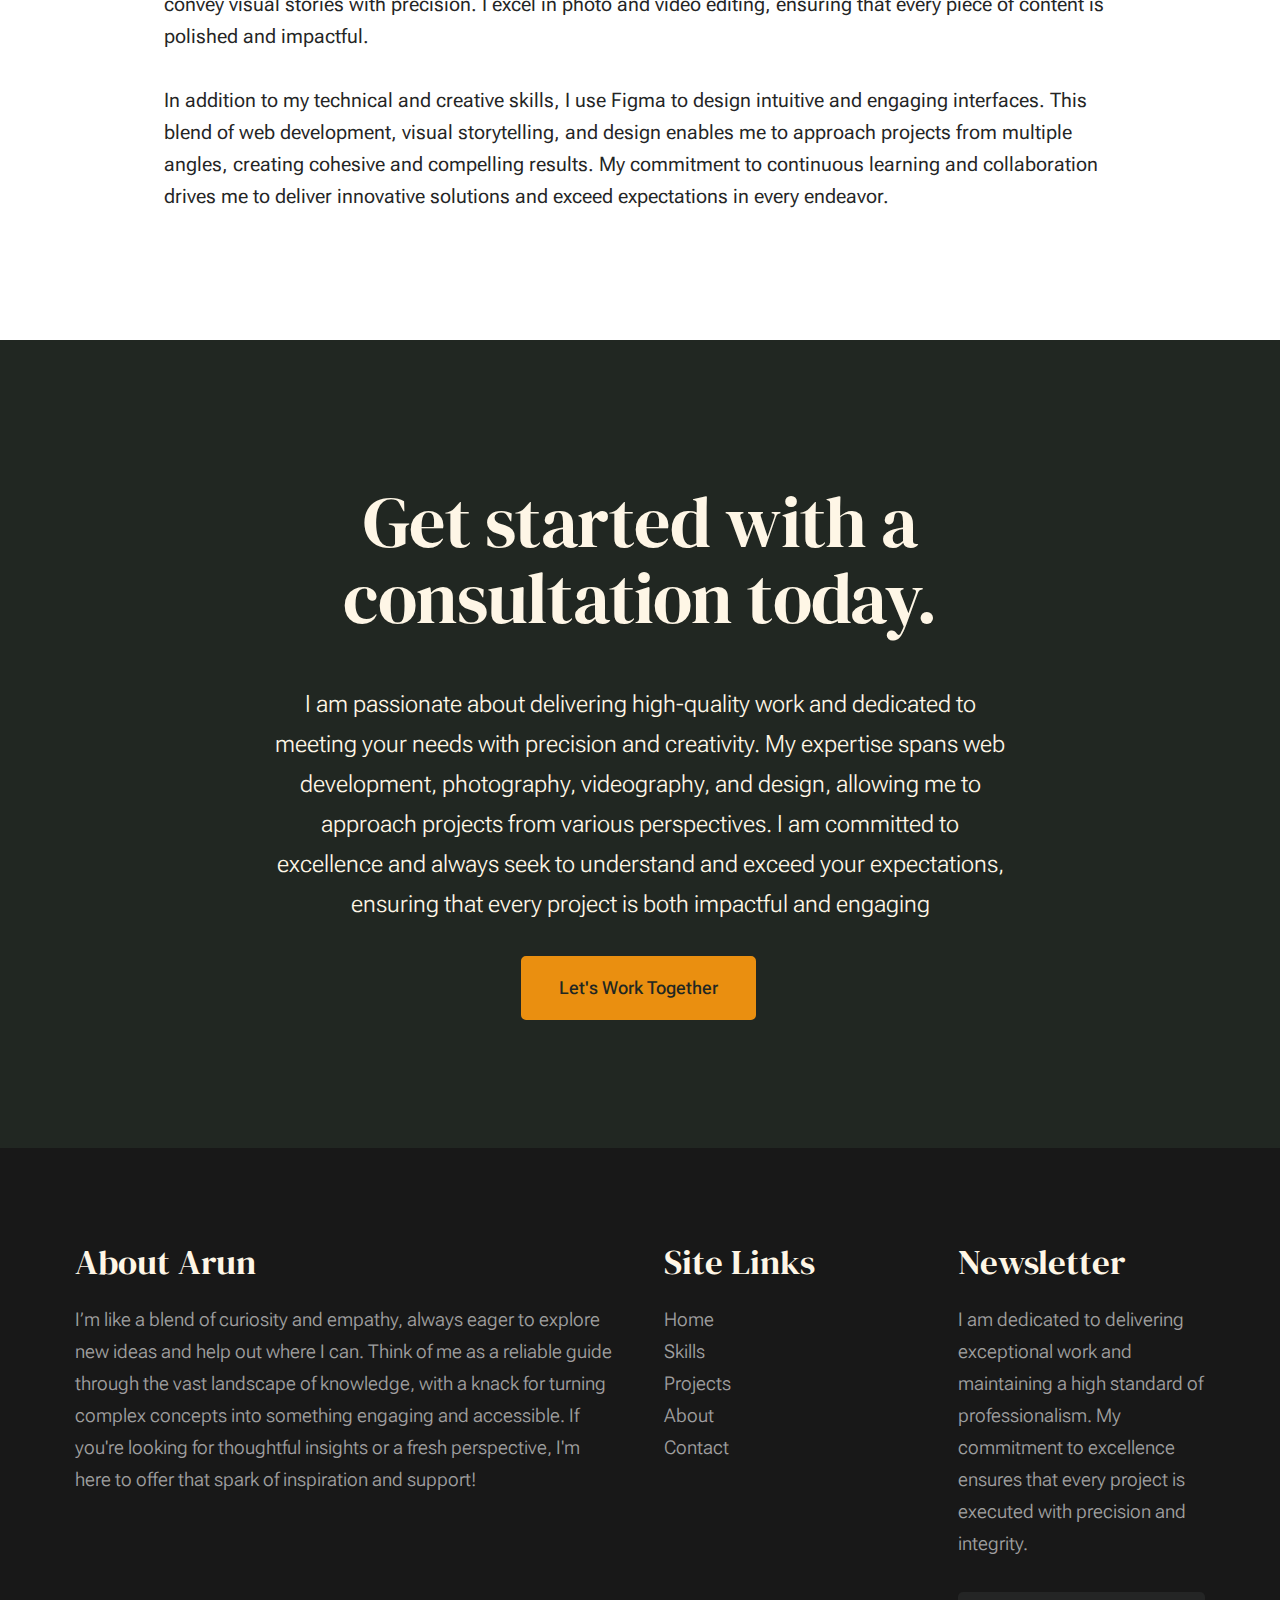
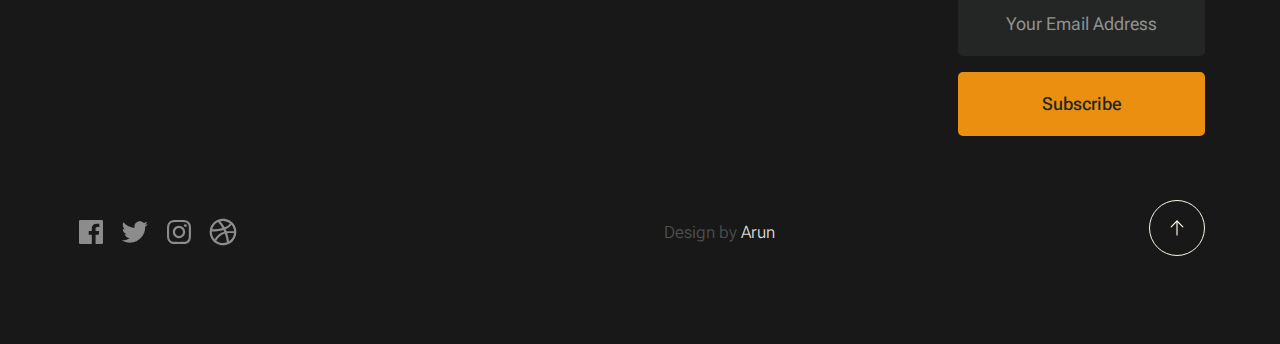
<file: Arun_PI-4/about.html>
<!DOCTYPE html>
<html lang="en" class="no-js" >
<head>

    <!--- basic page needs
    ================================================== -->
    <meta charset="utf-8">
    <meta name="viewport" content="width=device-width, initial-scale=1">
    <title>About - Arun</title>

    <script>
        document.documentElement.classList.remove('no-js');
        document.documentElement.classList.add('js');
    </script>

    <!-- CSS
    ================================================== -->
    <link rel="stylesheet" href="css/vendor.css">
    <link rel="stylesheet" href="css/styles.css">

    <!-- favicons
    ================================================== -->
    <link rel="apple-touch-icon" sizes="180x180" href="apple-touch-icon.png">
    <link rel="icon" type="image/png" sizes="32x32" href="favicon-32x32.png">
    <link rel="icon" type="image/png" sizes="16x16" href="favicon-16x16.png">
    <link rel="manifest" href="site.webmanifest">

</head>


<body id="top">


    <!-- preloader
    ================================================== -->
    <div id="preloader">
        <div id="loader" class="dots-fade">
            <div></div>
            <div></div>
            <div></div>
        </div>
    </div>


    <!-- page wrap
    ================================================== -->
    <div id="page" class="s-pagewrap">


        <!-- # site header
        ================================================== -->
        <header class="s-header">

            <div class="row s-header__inner width-sixteen-col">

                <div class="s-header__block">
                    <div class="s-header__logo">
                        <a class="logo" href="index.html">
                            <img src="images/Arun.jpg" alt="Homepage">
                        </a>
                    </div>

                    <a class="s-header__menu-toggle" href="#0"><span>Menu</span></a>
                </div> <!-- end s-header__block -->

                <nav class="s-header__nav">

                    <ul class="s-header__menu-links">
                        <li class="current"><a href="about.html">About</a></li>
                        <li><a href="services.html">Skills</a></li>
                        <li><a href="blog.html">Projects</a></li>
                        <li><a href="contact.html">Contact</a></li>
                    </ul> <!-- s-header__menu-links -->

                    <div class="s-header__contact">
                        <a href="contact.html" class="btn btn--primary s-header__contact-btn">Let's Work Together</a>
                    </div> <!-- s-header__contact -->

                </nav> <!-- end s-header__nav -->

            </div> <!-- end s-header__inner -->

        </header> <!-- end s-header -->


        <!-- # site main content
        ================================================== -->
        <section id="content" class="s-content">

               <section class="s-pageheader pageheader">
                    <div class="row">
                        <div class="column xl-12">
                            <h1 class="page-title">
                                <span class="page-title__small-type text-pretitle">About</span>
                                Hi, I'm Arun
                            </h1>
                            
                        </div>
                    </div>
               </section> <!-- end pageheader --> 

               <section class="s-pagecontent pagecontent">

                    <div class="row pageintro">
                        <div class="column xl-6 lg-12">
                            <h2 class="text-display-title">Some inspiring words to describe yourself</h2>
                        </div>
                        <div class="column xl-6 lg-12 u-flexitem-x-right">
                            <p class="lead">
                            
                            I’m like a blend of curiosity and empathy, always eager to explore new ideas and help out where I can. Think of me as a reliable guide through the vast landscape of knowledge, with a knack for turning complex concepts into something engaging and accessible. If you're looking for thoughtful insights or a fresh perspective, I'm here to offer that spark of inspiration and support!
                            </p>
                        </div>                       
                    </div> <!-- end pageintro -->   
                    
                    <div class="row pagemedia">
                        <d class="column xl-12">
                            <figure class="page-media">                                
                                <img src="images/thumbs/about/about-1200.jpg" 
                                     srcset="images/thumbs/about/about-2400.jpg 2400w, 
                                             images/thumbs/about/about-1200.jpg 1200w, 
                                            images/thumbs/about/about-600.jpg 600w" sizes="(max-width: 2400px) 100vw, 2400px" alt="">
                            </figure>
                        </d>
                    </div> <!-- end pagemedia -->

                    <div class="row width-narrower pagemain">
                        <div class="column xl-12"> 

                            <h2>How I Got Here</h2>
                            <p>

                                My journey began with a deep passion for technology, which led me to pursue a BCA degree. Early projects and hands-on experience shaped my skills in web development. From building dynamic websites to tackling complex coding challenges, each opportunity refined my expertise. Overcoming obstacles has strengthened my problem-solving abilities and commitment. Today, my portfolio showcases a blend of growth, resilience, and innovative solutions. I’m excited to continue evolving and embracing new challenges in the world of web development.

                            </p>

                            <h2 class="u-add-bottom">My Values & Beliefs</h2>

                            <div class="grid-list-items list-items">
                                <div class="grid-list-items__item list-items__item u-remove-bottom">
                                    <div class="list-items__item-header">
                                        <h6 class="list-items__item-small-title">Integrity</h6>
                                    </div>
                                    <p>
                                        I uphold honesty and transparency in all aspects of my work. Trust and ethical conduct are the cornerstones of my professional approach.
                                    </p>
                                </div>
                                <div class="grid-list-items__item list-items__item u-remove-bottom">
                                    <div class="list-items__item-header">
                                        <h6 class="list-items__item-small-title">Innovation</h6>
                                    </div>
                                    <p> 
                                        I am dedicated to creativity and continuous improvement, always looking for new ways to solve problems and enhance solutions.
                                    </p>
                                </div>
                                <div class="grid-list-items__item list-items__item u-remove-bottom">
                                    <div class="list-items__item-header">
                                        <h6 class="list-items__item-small-title">Collaboration</h6>
                                    </div>
                                    <p>
                                        I believe in the power of teamwork and open communication. Diverse perspectives enrich projects and drive better results.
                                    </p>
                                </div>
                                <div class="grid-list-items__item list-items__item u-remove-bottom">
                                    <div class="list-items__item-header">
                                        <h6 class="list-items__item-small-title">Excellence</h6>
                                    </div>
                                    <p>
                                        Striving for the highest quality is my standard. I pay meticulous attention to detail and am committed to delivering top-notch outcomes.
                                    </p>
                                </div>
                                <div class="grid-list-items__item list-items__item u-remove-bottom">
                                    <div class="list-items__item-header">
                                        <h6 class="list-items__item-small-title">Empathy</h6>
                                    </div>
                                    <p>
                                        Understanding and valuing the perspectives of others is crucial. I build strong, respectful relationships and create user-centric solutions.
                                    </p>
                                </div>
                                <div class="grid-list-items__item list-items__item u-remove-bottom">
                                    <div class="list-items__item-header">
                                        <h6 class="list-items__item-small-title">Growth</h6>
                                    </div>
                                    <p>
                                    Lifelong learning is a key priority. I embrace new challenges and opportunities to develop both professionally and personally.
                                    </p>
                                </div>
                            </div> <!--grid-list-items -->

                            <h2>Why Work With Me</h2>
                            <p>
                                Working with me means partnering with a dedicated professional who combines a solid background in web development with a genuine passion for innovation. My BCA degree and hands-on experience enable me to create dynamic, user-friendly websites that meet and exceed your expectations. I stay current with industry trends to ensure that my solutions are both cutting-edge and effective.
                            </p>

                            <p>
                                In addition to my technical skills, I bring a collaborative approach to every project. I prioritize clear communication and work closely with you to understand your vision and goals. My commitment to detail, reliability, and problem-solving ensures that projects are delivered on time and to the highest standard. I’m also driven by continuous learning, which means you’ll benefit from the latest best practices and innovative solutions in web development.
                            </p>                   

                            <h2>A Few More Words About Myself</h2>
                            <p>
                                I am a multifaceted professional with a strong foundation in web development, complemented by a passion for photography, videography, and design. My BCA degree has equipped me with the technical skills needed for dynamic web projects, while my experience as a photographer and videographer allows me to capture and convey visual stories with precision. I excel in photo and video editing, ensuring that every piece of content is polished and impactful.
                                </p>
                                <p></p>
                                In addition to my technical and creative skills, I use Figma to design intuitive and engaging interfaces. This blend of web development, visual storytelling, and design enables me to approach projects from multiple angles, creating cohesive and compelling results. My commitment to continuous learning and collaboration drives me to deliver innovative solutions and exceed expectations in every endeavor.
                            </p>

                        </div> <!-- end grid-block-->
                    </div> <!-- end pagemain -->

               </section> <!-- pagecontent -->

               <!--section class="s-testimonials">

                    <div class="s-testimonials__header row row-x-center text-center">
                        <div class="column xl-8 lg-12">
        
                            <p class="text-pretitle">
                            Testimonials
                            </p>
                            <h3>
                            Reviews From Real Clients
                            </h3>                        
        
                        </div>
                    </div> <!--end s-testimonials__header 

                    <div class="row s-testimonials__content">
                        <div class="column xl-12 testimonials">

                            <div class="swiper-container testimonials__slider page-slider">

                                <div class="swiper-wrapper">
                                    <div class="testimonials__slide swiper-slide">
                                        <p>
                                        Molestiae incidunt consequatur quis ipsa autem nam sit enim magni. Voluptas tempore rem. 
                                        Explicabo a quaerat sint autem dolore ducimus ut consequatur neque. Nisi dolores quaerat fuga rem nihil nostrum.
                                        Laudantium quia consequatur molestias.
                                        </p>
                                        <div class="testimonials__author">
                                            <img src="images/avatars/user-01.jpg" alt="Author image" class="testimonials__avatar">
                                            <cite class="testimonials__cite">
                                                <strong>John Rockefeller</strong>
                                                <span>Standard Oil Co.</span>
                                            </cite>
                                        </div>
                                    </div>
                                    <div class="testimonials__slide swiper-slide">
                                        <p>
                                        Voluptas tempore rem. Molestiae incidunt consequatur quis ipsa autem nam sit enim magni. 
                                        Explicabo a quaerat sint autem dolore ducimus ut consequatur neque. Nisi dolores quaerat fuga rem nihil nostrum.
                                        Laudantium quia consequatur molestias.
                                        </p>
                                        <div class="testimonials__author">
                                            <img src="images/avatars/user-04.jpg" alt="Author image" class="testimonials__avatar">
                                            <cite class="testimonials__cite">
                                                <strong>Andrew Carnegie</strong>
                                                <span>Carnegie Steel Co.</span>
                                            </cite>
                                        </div>
                                    </div>
                                    <div class="testimonials__slide swiper-slide">
                                        <p>
                                        Nisi dolores quaerat fuga rem nihil nostrum. Molestiae incidunt consequatur quis ipsa autem nam sit enim magni. 
                                        Voluptas tempore rem. Explicabo a quaerat sint autem dolore ducimus ut consequatur neque. 
                                        Laudantium quia consequatur molestias.
                                        </p>
                                        <div class="testimonials__author">
                                            <img src="images/avatars/user-06.jpg" alt="Author image" class="testimonials__avatar">
                                            <cite class="testimonials__cite">
                                                <strong>Henry Ford</strong>
                                                <span>Ford Motor Co.</span>
                                            </cite>
                                        </div>
                                    </div>
                                    <div class="testimonials__slide swiper-slide">
                                        <p>
                                        Molestiae incidunt consequatur quis ipsa autem nam sit enim magni. Voluptas tempore rem. 
                                        Explicabo a quaerat sint autem dolore ducimus ut consequatur neque. Nisi dolores quaerat fuga rem nihil nostrum.
                                        Laudantium quia consequatur molestias.
                                        </p>
                                        <div class="testimonials__author">
                                            <img src="images/avatars/user-02.jpg" alt="Author image" class="testimonials__avatar">
                                            <cite class="testimonials__cite">
                                                <strong>John Morgan</strong>
                                                <span>JP Morgan & Co.</span>
                                            </cite>
                                        </div>
                                    </div> 
                                </div>  end swiper-wrapper

                                <div class="swiper-pagination"></div>

                            </div> end testimonials__slider --> 

                         <!-- testimonials 
                    </div> end s-testimonials__content

               --section>  end s-testimonials -->

        <!-- s-content-->

        <!-- # cta
        ================================================== -->
        <section id="cta" class="s-cta">

            <div class="row row-x-center text-center">
                <div class="column xl-8 lg-12">

                    <div class="s-cta__content">
                        <h2 class="text-display-title">
                        Get started with a consultation today.
                        </h2>
                        <p class="lead">
                            I am passionate about delivering high-quality work and dedicated to meeting your needs with precision and creativity. My expertise spans web development, photography, videography, and design, allowing me to approach projects from various perspectives. I am committed to excellence and always seek to understand and exceed your expectations, ensuring that every project is both impactful and engaging                        </p>
                        <a href="contact.html" class="btn btn--primary">Let's Work Together</a>
                    </div>

                </div>
            </div>

        </section> <!-- end s-cta -->


        <!-- # footer 
        ================================================== -->
        <footer class="s-footer">
            <div class="row s-footer__content">
                <div class="column xl-6 lg-6 md-12 s-footer__block s-footer__about">                    
                    <h3>About Arun</h3>
                    <p>
                        I’m like a blend of curiosity and empathy, always eager to explore new ideas and help out where I can. Think of me as a reliable guide through the vast landscape of knowledge, with a knack for turning complex concepts into something engaging and accessible. If you're looking for thoughtful insights or a fresh perspective, I'm here to offer that spark of inspiration and support!
                        
                    </p>               
                </div>                
                <div class="column xl-3 lg-6 md-12 s-footer__block s-footer__site-links">
                    <h3>Site Links</h3>
                    <ul class="link-list">
                        <li><a href="index.html">Home</a></li>
                        <li><a href="services.html">Skills</a></li>
                        <li><a href="blog.html">Projects</a></li>
                        <li><a href="about.html">About</a></li>
                        <li><a href="contact.html">Contact</a></li>
                        <!--li><a href="https://www.dreamhost.com/r.cgi?287326">DreamHost</a></!--li-->
                    </ul>
                </div>
                <div class="column xl-3 lg-6 md-12 tab-12 s-footer__block s-footer__newsletter">
                    <h3>Newsletter</h3>

                    <p>
                        I am dedicated to delivering exceptional work and maintaining a high standard of professionalism. My commitment to excellence ensures that every project is executed with precision and integrity.
                    </p>

                    <div class="subscribe-form">
                        <form id="mc-form" class="mc-form">
                            <input type="email" name="EMAIL" id="mce-EMAIL" class="u-fullwidth text-center" placeholder="Your Email Address" title="The domain portion of the email address is invalid (the portion after the @)." pattern="^([^\x00-\x20\x22\x28\x29\x2c\x2e\x3a-\x3c\x3e\x40\x5b-\x5d\x7f-\xff]+|\x22([^\x0d\x22\x5c\x80-\xff]|\x5c[\x00-\x7f])*\x22)(\x2e([^\x00-\x20\x22\x28\x29\x2c\x2e\x3a-\x3c\x3e\x40\x5b-\x5d\x7f-\xff]+|\x22([^\x0d\x22\x5c\x80-\xff]|\x5c[\x00-\x7f])*\x22))*\x40([^\x00-\x20\x22\x28\x29\x2c\x2e\x3a-\x3c\x3e\x40\x5b-\x5d\x7f-\xff]+|\x5b([^\x0d\x5b-\x5d\x80-\xff]|\x5c[\x00-\x7f])*\x5d)(\x2e([^\x00-\x20\x22\x28\x29\x2c\x2e\x3a-\x3c\x3e\x40\x5b-\x5d\x7f-\xff]+|\x5b([^\x0d\x5b-\x5d\x80-\xff]|\x5c[\x00-\x7f])*\x5d))*(\.\w{2,})+$" required>
                            <input type="submit" name="subscribe" value="Subscribe" class="btn btn--primary btn--small u-fullwidth">
                            <!-- <div style="position: absolute; left: -5000px;" aria-hidden="true"><input type="text" name="b_cdb7b577e41181934ed6a6a44_9a91cfe7b3" tabindex="-1" value=""></div> -->
                            <div class="mc-status"></div>
                        </form>
                    </div>
                </div>
            </div>    
            
            <div class="row s-footer__bottom">
                <div class="column xl-6 lg-12">
                    <ul class="s-footer__social social-list">
                        <li>
                            <a href="#0">
                                <svg xmlns="http://www.w3.org/2000/svg" width="24" height="24" viewBox="0 0 24 24" style="fill:rgba(0, 0, 0, 1);transform:;-ms-filter:"><path d="M20,3H4C3.447,3,3,3.448,3,4v16c0,0.552,0.447,1,1,1h8.615v-6.96h-2.338v-2.725h2.338v-2c0-2.325,1.42-3.592,3.5-3.592 c0.699-0.002,1.399,0.034,2.095,0.107v2.42h-1.435c-1.128,0-1.348,0.538-1.348,1.325v1.735h2.697l-0.35,2.725h-2.348V21H20 c0.553,0,1-0.448,1-1V4C21,3.448,20.553,3,20,3z"></path></svg>
                                <span class="u-screen-reader-text">Facebook</span>
                            </a>
                        </li>
                        <li>
                            <a href="#0">
                                <svg xmlns="http://www.w3.org/2000/svg" width="24" height="24" viewBox="0 0 24 24" style="fill:rgba(0, 0, 0, 1);transform:;-ms-filter:"><path d="M19.633,7.997c0.013,0.175,0.013,0.349,0.013,0.523c0,5.325-4.053,11.461-11.46,11.461c-2.282,0-4.402-0.661-6.186-1.809 c0.324,0.037,0.636,0.05,0.973,0.05c1.883,0,3.616-0.636,5.001-1.721c-1.771-0.037-3.255-1.197-3.767-2.793 c0.249,0.037,0.499,0.062,0.761,0.062c0.361,0,0.724-0.05,1.061-0.137c-1.847-0.374-3.23-1.995-3.23-3.953v-0.05 c0.537,0.299,1.16,0.486,1.82,0.511C3.534,9.419,2.823,8.184,2.823,6.787c0-0.748,0.199-1.434,0.548-2.032 c1.983,2.443,4.964,4.04,8.306,4.215c-0.062-0.3-0.1-0.611-0.1-0.923c0-2.22,1.796-4.028,4.028-4.028 c1.16,0,2.207,0.486,2.943,1.272c0.91-0.175,1.782-0.512,2.556-0.973c-0.299,0.935-0.936,1.721-1.771,2.22 c0.811-0.088,1.597-0.312,2.319-0.624C21.104,6.712,20.419,7.423,19.633,7.997z"></path></svg>
                                <span class="u-screen-reader-text">Twitter</span>
                            </a>
                        </li>
                        <li>
                            <a href="#0">
                                <svg xmlns="http://www.w3.org/2000/svg" width="24" height="24" viewBox="0 0 24 24" style="fill:rgba(0, 0, 0, 1);transform:;-ms-filter:"><path d="M11.999,7.377c-2.554,0-4.623,2.07-4.623,4.623c0,2.554,2.069,4.624,4.623,4.624c2.552,0,4.623-2.07,4.623-4.624 C16.622,9.447,14.551,7.377,11.999,7.377L11.999,7.377z M11.999,15.004c-1.659,0-3.004-1.345-3.004-3.003 c0-1.659,1.345-3.003,3.004-3.003s3.002,1.344,3.002,3.003C15.001,13.659,13.658,15.004,11.999,15.004L11.999,15.004z"></path><circle cx="16.806" cy="7.207" r="1.078"></circle><path d="M20.533,6.111c-0.469-1.209-1.424-2.165-2.633-2.632c-0.699-0.263-1.438-0.404-2.186-0.42 c-0.963-0.042-1.268-0.054-3.71-0.054s-2.755,0-3.71,0.054C7.548,3.074,6.809,3.215,6.11,3.479C4.9,3.946,3.945,4.902,3.477,6.111 c-0.263,0.7-0.404,1.438-0.419,2.186c-0.043,0.962-0.056,1.267-0.056,3.71c0,2.442,0,2.753,0.056,3.71 c0.015,0.748,0.156,1.486,0.419,2.187c0.469,1.208,1.424,2.164,2.634,2.632c0.696,0.272,1.435,0.426,2.185,0.45 c0.963,0.042,1.268,0.055,3.71,0.055s2.755,0,3.71-0.055c0.747-0.015,1.486-0.157,2.186-0.419c1.209-0.469,2.164-1.424,2.633-2.633 c0.263-0.7,0.404-1.438,0.419-2.186c0.043-0.962,0.056-1.267,0.056-3.71s0-2.753-0.056-3.71C20.941,7.57,20.801,6.819,20.533,6.111z M19.315,15.643c-0.007,0.576-0.111,1.147-0.311,1.688c-0.305,0.787-0.926,1.409-1.712,1.711c-0.535,0.199-1.099,0.303-1.67,0.311 c-0.95,0.044-1.218,0.055-3.654,0.055c-2.438,0-2.687,0-3.655-0.055c-0.569-0.007-1.135-0.112-1.669-0.311 c-0.789-0.301-1.414-0.923-1.719-1.711c-0.196-0.534-0.302-1.099-0.311-1.669c-0.043-0.95-0.053-1.218-0.053-3.654 c0-2.437,0-2.686,0.053-3.655c0.007-0.576,0.111-1.146,0.311-1.687c0.305-0.789,0.93-1.41,1.719-1.712 c0.534-0.198,1.1-0.303,1.669-0.311c0.951-0.043,1.218-0.055,3.655-0.055c2.437,0,2.687,0,3.654,0.055 c0.571,0.007,1.135,0.112,1.67,0.311c0.786,0.303,1.407,0.925,1.712,1.712c0.196,0.534,0.302,1.099,0.311,1.669 c0.043,0.951,0.054,1.218,0.054,3.655c0,2.436,0,2.698-0.043,3.654H19.315z"></path></svg>
                                <span class="u-screen-reader-text">Instagram</span>
                            </a>
                        </li>
                        <li>
                            <a href="#0">
                                <svg xmlns="http://www.w3.org/2000/svg" width="24" height="24" viewBox="0 0 24 24" style="fill: rgba(0, 0, 0, 1);transform: ;msFilter:;"><path d="M20.66 6.98a9.932 9.932 0 0 0-3.641-3.64C15.486 2.447 13.813 2 12 2s-3.486.447-5.02 1.34c-1.533.893-2.747 2.107-3.64 3.64S2 10.187 2 12s.446 3.487 1.34 5.02a9.924 9.924 0 0 0 3.641 3.64C8.514 21.553 10.187 22 12 22s3.486-.447 5.02-1.34a9.932 9.932 0 0 0 3.641-3.64C21.554 15.487 22 13.813 22 12s-.446-3.487-1.34-5.02zM12 3.66c2 0 3.772.64 5.32 1.919-.92 1.174-2.286 2.14-4.1 2.9-1.002-1.813-2.088-3.327-3.261-4.54A7.715 7.715 0 0 1 12 3.66zM5.51 6.8a8.116 8.116 0 0 1 2.711-2.22c1.212 1.201 2.325 2.7 3.34 4.5-2 .6-4.114.9-6.341.9-.573 0-1.006-.013-1.3-.04A8.549 8.549 0 0 1 5.51 6.8zM3.66 12c0-.054.003-.12.01-.2.007-.08.01-.146.01-.2.254.014.641.02 1.161.02 2.666 0 5.146-.367 7.439-1.1.187.373.381.793.58 1.26-1.32.293-2.674 1.006-4.061 2.14S6.4 16.247 5.76 17.5c-1.4-1.587-2.1-3.42-2.1-5.5zM12 20.34c-1.894 0-3.594-.587-5.101-1.759.601-1.187 1.524-2.322 2.771-3.401 1.246-1.08 2.483-1.753 3.71-2.02a29.441 29.441 0 0 1 1.56 6.62 8.166 8.166 0 0 1-2.94.56zm7.08-3.96a8.351 8.351 0 0 1-2.58 2.621c-.24-2.08-.7-4.107-1.379-6.081.932-.066 1.765-.1 2.5-.1.799 0 1.686.034 2.659.1a8.098 8.098 0 0 1-1.2 3.46zm-1.24-5c-1.16 0-2.233.047-3.22.14a27.053 27.053 0 0 0-.68-1.62c2.066-.906 3.532-2.006 4.399-3.3 1.2 1.414 1.854 3.027 1.96 4.84-.812-.04-1.632-.06-2.459-.06z"></path></svg>
                                <span class="u-screen-reader-text">Dribbble</span>
                            </a>
                        </li>
                    </ul> <!-- end s-footer__social -->
                </div>
                <div class="column xl-6 lg-12">
                    <p class="ss-copyright">
                       <!-- <span>© Copyright Arun 2024</span> -->
                        <span>Design by <a>Arun</a></span>
                    </p>
                </div>

                <div class="ss-go-top">
                    <a class="smoothscroll" title="Back to Top" href="#top">
                        <svg xmlns="http://www.w3.org/2000/svg" viewBox="0 0 24 24" width="36" height="36" fill="none" stroke="#ffffff" stroke-width="1" stroke-linecap="round" stroke-linejoin="round">&lt;!--!  Atomicons Free 1.00 by @atisalab License - https://atomicons.com/license/ (Icons: CC BY 4.0) Copyright 2021 Atomicons --&gt;<polyline points="17 11 12 6 7 11"></polyline><line x1="12" y1="18" x2="12" y2="6"></line></svg>
                    </a>
                </div> <!-- end ss-go-top -->
            </div>
        </footer> <!-- end s-footer -->

    </div> <!-- end page-wrap -->

    <!-- Java Script
    ================================================== -->
    <script src="js/plugins.js"></script>
    <script src="js/main.js"></script>

</body>
</html>
</file>
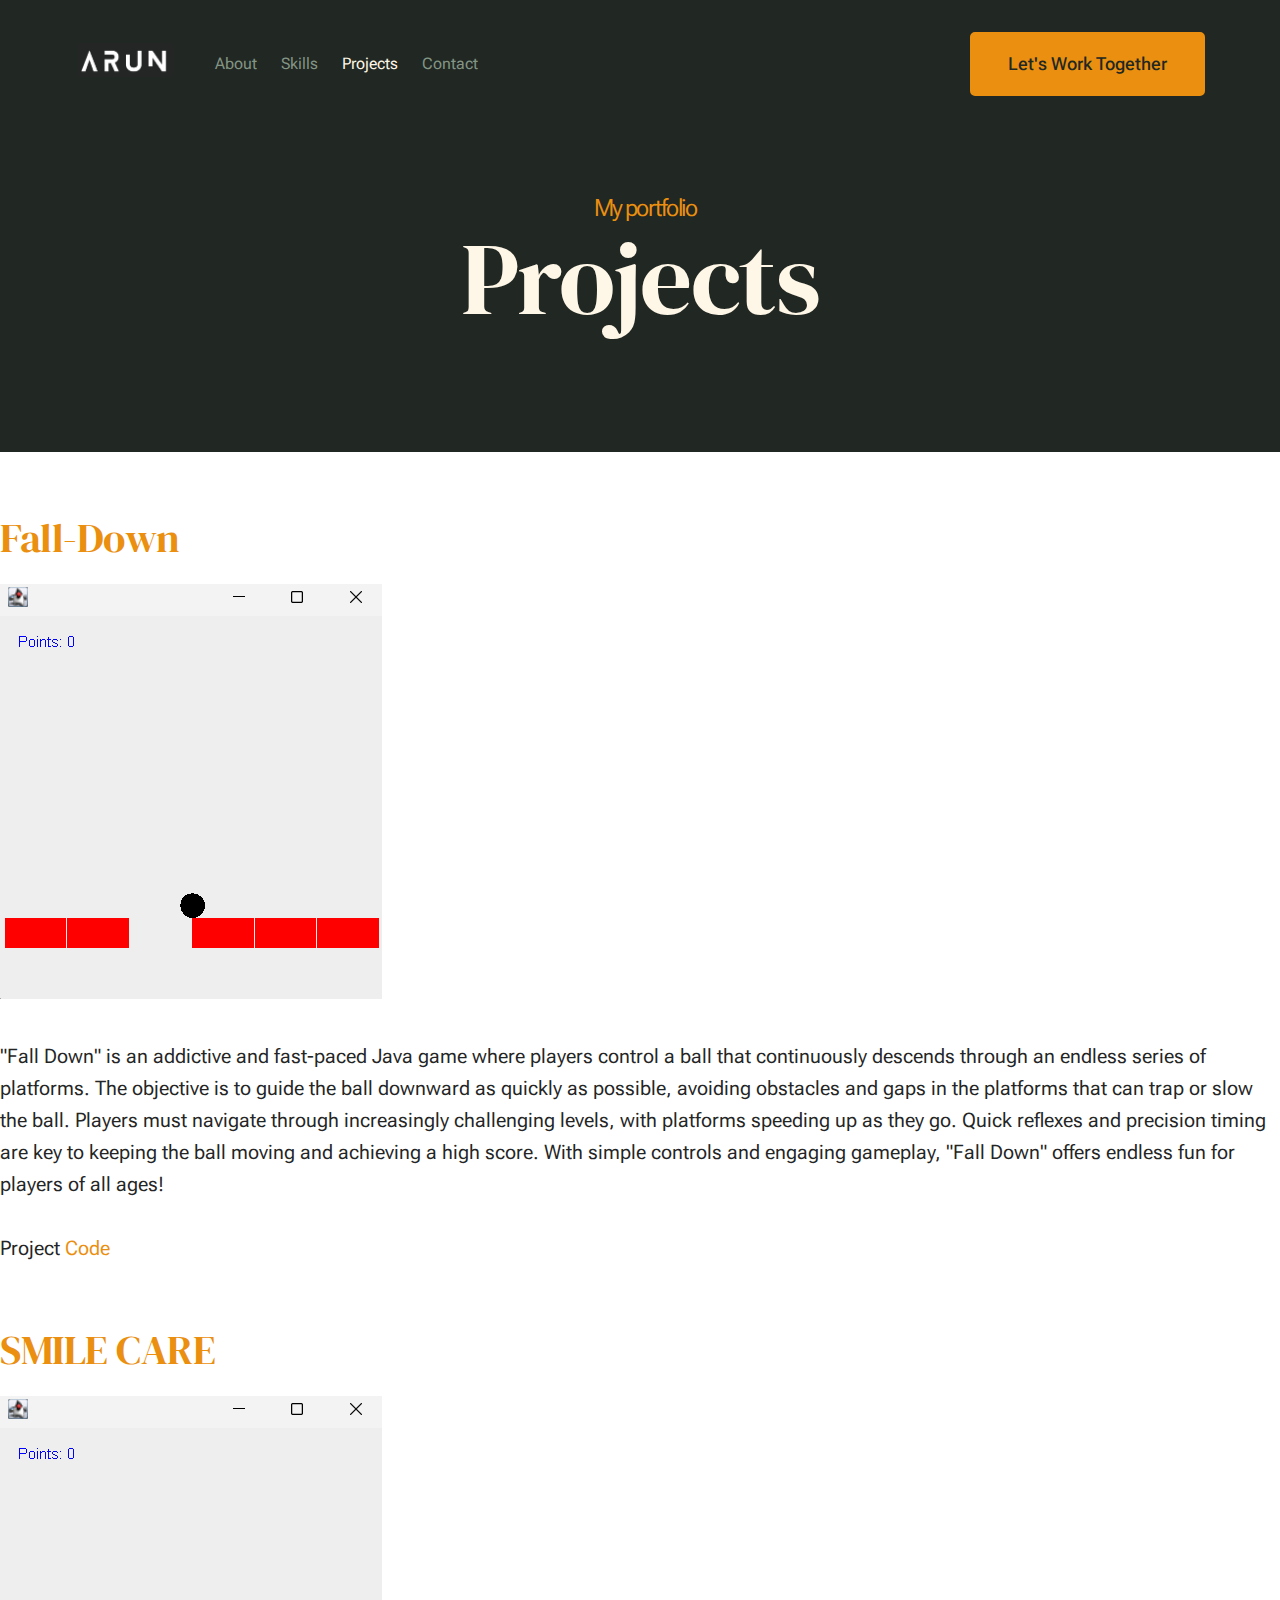
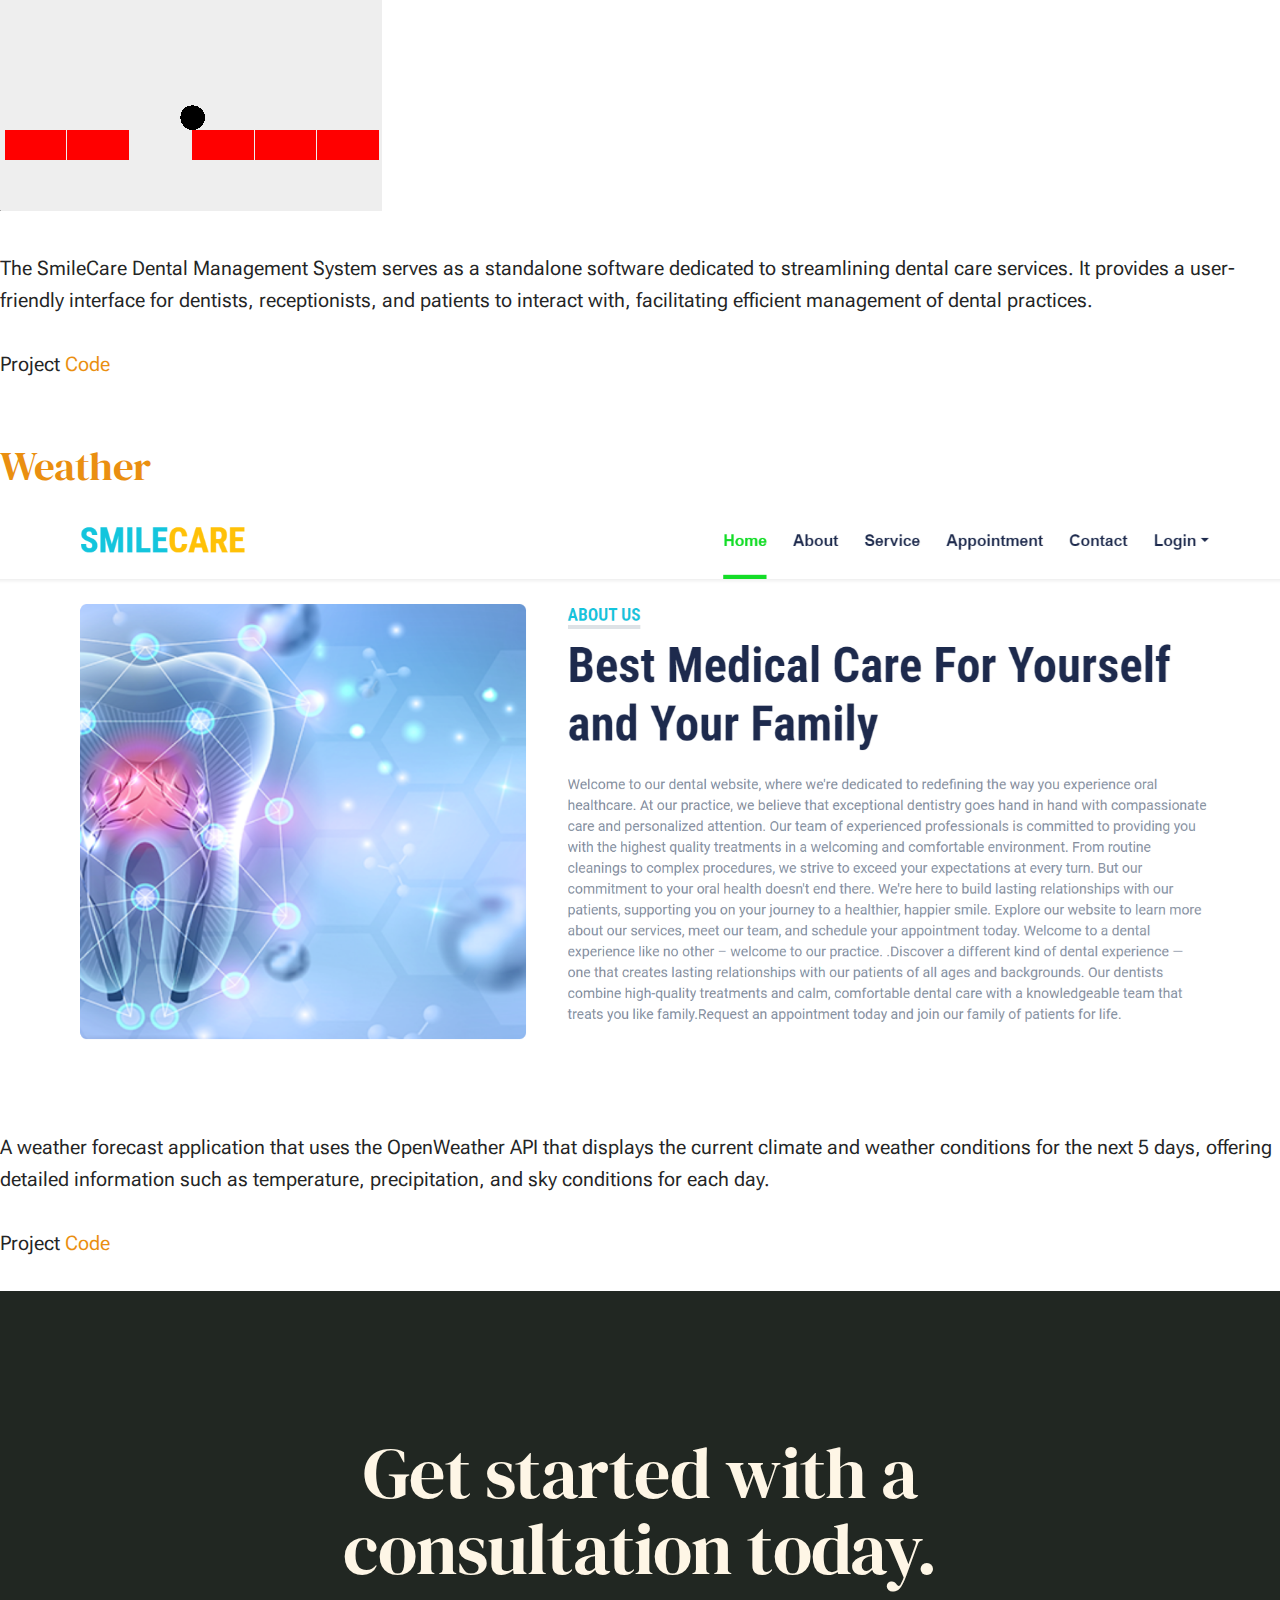
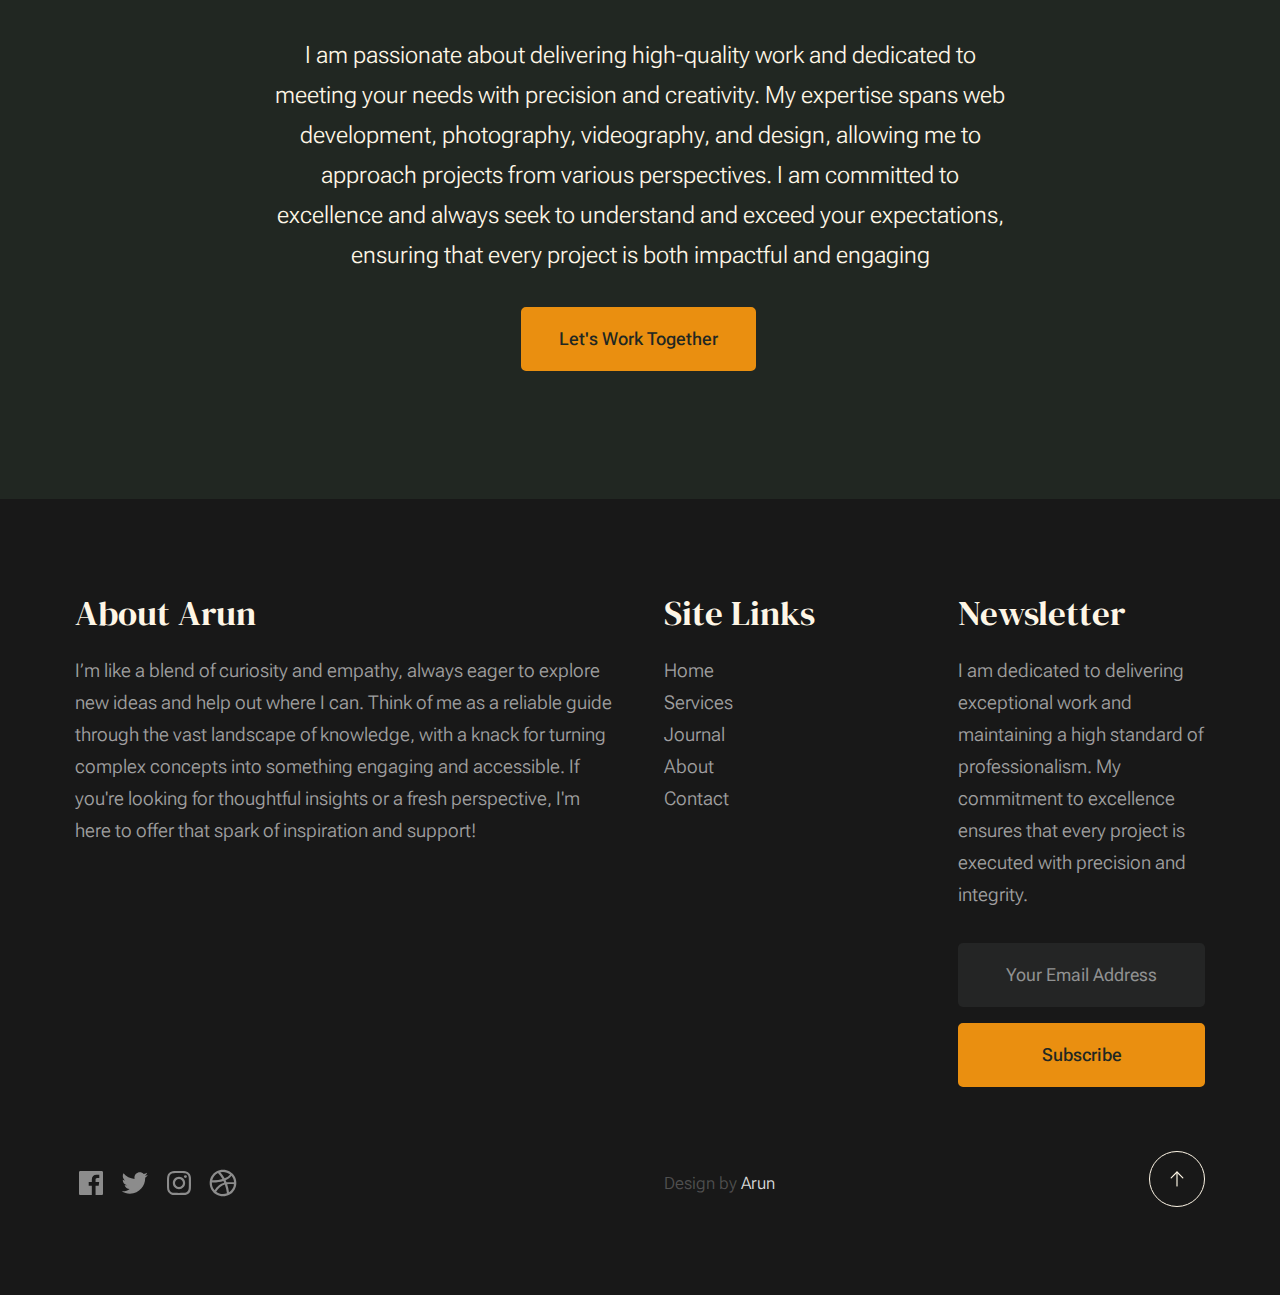
<file: Arun_PI-4/blog.html>
<!DOCTYPE html>
<html lang="en" class="no-js" >
<head>

    <!--- basic page needs
    ================================================== -->
    <meta charset="utf-8">
    <meta name="viewport" content="width=device-width, initial-scale=1">
    <title>Blog - Arun</title>

    <script>
        document.documentElement.classList.remove('no-js');
        document.documentElement.classList.add('js');
    </script>

    <!-- CSS
    ================================================== -->
    <link rel="stylesheet" href="css/vendor.css">
    <link rel="stylesheet" href="css/styles.css">

    <!-- favicons
    ================================================== -->
    <link rel="apple-touch-icon" sizes="180x180" href="apple-touch-icon.png">
    <link rel="icon" type="image/png" sizes="32x32" href="favicon-32x32.png">
    <link rel="icon" type="image/png" sizes="16x16" href="favicon-16x16.png">
    <link rel="manifest" href="site.webmanifest">

</head>


<body id="top">


    <!-- preloader
    ================================================== -->
    <div id="preloader">
        <div id="loader" class="dots-fade">
            <div></div>
            <div></div>
            <div></div>
        </div>
    </div>


    <!-- page wrap
    ================================================== -->
    <div id="page" class="s-pagewrap">

        <!-- # site header 
        ================================================== -->
        <header class="s-header">

            <div class="row s-header__inner width-sixteen-col">

                <div class="s-header__block">
                    <div class="s-header__logo">
                        <a class="logo" href="index.html">
                            <img src="images/Arun.jpg" alt="Homepage">
                        </a>
                    </div>

                    <a class="s-header__menu-toggle" href="#0"><span>Menu</span></a>
                </div> <!-- end s-header__block -->

                <nav class="s-header__nav">
    
                    <ul class="s-header__menu-links">
                        <li><a href="about.html">About</a></li>
                        <li><a href="services.html">Skills</a></li>
                        <li class="current"><a href="blog.html">Projects</a></li>
                        <li><a href="contact.html">Contact</a></li>
                    </ul> <!-- s-header__menu-links -->

                    <div class="s-header__contact">
                        <a href="contact.html" class="btn btn--primary s-header__contact-btn">Let's Work Together</a>
                    </div> <!-- s-header__contact -->
    
                </nav> <!-- end s-header__nav -->

            </div> <!-- end s-header__inner -->

        </header> <!-- end s-header -->


        <!-- # site main content
        ================================================== -->
     

               <section class="s-pageheader pageheader">
                    <div class="row">
                        <div class="column xl-12">
                            <h1 class="page-title">
                                <span class="page-title__small-type text-pretitle">My   portfolio</span>
                                Projects
                            </h1>
                        </div>
                    </div>
                </section>

            
                <section class="projects" id="projects">
                    <div class="projects-box">
                      
              
                      <div class="wrapper">
                        <div class="projects-item">
                          
                            
                          
                          <h2>
                            <a
                              target="_blank"
                              href="hhttps://github.com/Sathvi-gif/game/"
                              >Fall-Down</a
                            >
                            
                          </h2>
                          <div class="rating">
                            <i class="bx bxs-star star" data-value="1"></i>
                            <i class="bx bxs-star star" data-value="2"></i>
                            <i class="bx bxs-star star" data-value="3"></i>
                            <i class="bx bxs-star star" data-value="4"></i>
                            <i class="bx bxs-star star" data-value="5"></i>
                          </div><img src="img/prjct_1.png" alt="" />
                          <p>
                            "Fall Down" is an addictive and fast-paced Java game where players control a ball that continuously descends through an endless series of platforms. The objective is to guide the ball downward as quickly as possible, avoiding obstacles and gaps in the platforms that can trap or slow the ball. Players must navigate through increasingly challenging levels, with platforms speeding up as they go. Quick reflexes and precision timing are key to keeping the ball moving and achieving a high score. With simple controls and engaging gameplay, "Fall Down" offers endless fun for players of all ages!
                          </p>
                          <p>
                            Project
                            <a
                              href="https://github.com/arun1212e2/JAVA_GAME.git"
                              target="_blank"
                              >Code</a
                            >
                          </p>
                        </div>
              
                        <div class="projects-item">
                          
                            
                          </a>
                          <h2>
                            <a target="_blank" href="">SMILE CARE</a>
                          </h2><img src="img/prjct_1.png" alt="" />
                          <div class="rating">
                            <i class="bx bxs-star star" data-value="1"></i>
                            <i class="bx bxs-star star" data-value="2"></i>
                            <i class="bx bxs-star star" data-value="3"></i>
                            <i class="bx bxs-star star" data-value="4"></i>
                            <i class="bx bxs-star star" data-value="5"></i>
                          </div>
                          <p>
                            The SmileCare Dental Management System serves as a standalone software
dedicated to streamlining dental care services. It provides a user-friendly interface for
dentists, receptionists, and patients to interact with, facilitating efficient
management of dental practices.
                          </p>
                          <p>
                            Project
                            <a href="https://github.com/arun1212e2/FINAL_PROJECT.git" target="_blank"
                              >Code</a
                            >
                          </p>
                        </div>
              
                        <div class="projects-item">
                          <a href="https://github.com/arun1212e2/FINAL_PROJECT.git" target="_blank">
                            
                          </a>
                          <h2>
                            <a
                              target="_blank"
                              href="https://github.com/arun1212e2/PRODIGY_WD_05.git/"
                              >Weather</a
                            >
                          </h2><img src="img/prjct_2.png" alt="" />
                          <div class="rating">
                            <i class="bx bxs-star star" data-value="1"></i>
                            <i class="bx bxs-star star" data-value="2"></i>
                            <i class="bx bxs-star star" data-value="3"></i>
                            <i class="bx bxs-star star" data-value="4"></i>
                            <i class="bx bxs-star star" data-value="5"></i>
                          </div>
                          <p>
                            A weather forecast application that uses the OpenWeather API that
                            displays the current climate and weather conditions for the next 5
                            days, offering detailed information such as temperature,
                            precipitation, and sky conditions for each day.
                          </p>
                          <p>
                            Project
                            <a
                              href="https://github.com/arun1212e2/PRODIGY_WD_05.git"
                              target="_blank"
                              >Code</a
                            >
                          </p>
                        </div>
                      </div>
                    </div>
                  </section>
               

        </section> <!-- s-content-->

        <!-- # cta
        ================================================== -->
        <section id="cta" class="s-cta">

            <div class="row row-x-center text-center">
                <div class="column xl-8 lg-12">

                    <div class="s-cta__content">
                        <h2 class="text-display-title">
                        Get started with a consultation today.
                        </h2>
                        <p class="lead">
                            I am passionate about delivering high-quality work and dedicated to meeting your needs with precision and creativity. My expertise spans web development, photography, videography, and design, allowing me to approach projects from various perspectives. I am committed to excellence and always seek to understand and exceed your expectations, ensuring that every project is both impactful and engaging
                        </p>
                        <a href="contact.html" class="btn btn--primary">Let's Work Together</a>
                    </div>

                </div>
            </div>

        </section> <!-- end s-cta -->


        <!-- # footer 
        ================================================== -->
        <footer class="s-footer">
            <div class="row s-footer__content">
                <div class="column xl-6 lg-6 md-12 s-footer__block s-footer__about">                    
                    <h3>About Arun</h3>
                    <p>
                        I’m like a blend of curiosity and empathy, always eager to explore new ideas and help out where I can. Think of me as a reliable guide through the vast landscape of knowledge, with a knack for turning complex concepts into something engaging and accessible. If you're looking for thoughtful insights or a fresh perspective, I'm here to offer that spark of inspiration and support!
                    </p>               
                </div>                
                <div class="column xl-3 lg-6 md-12 s-footer__block s-footer__site-links">
                    <h3>Site Links</h3>
                    <ul class="link-list">
                        <li><a href="index.html">Home</a></li>
                        <li><a href="services.html">Services</a></li>
                        <li><a href="blog.html">Journal</a></li>
                        <li><a href="about.html">About</a></li>
                        <li><a href="contact.html">Contact</a></li>
                        
                    </ul>
                </div>
                <div class="column xl-3 lg-6 md-12 tab-12 s-footer__block s-footer__newsletter">
                    <h3>Newsletter</h3>

                    <p>
                        I am dedicated to delivering exceptional work and maintaining a high standard of professionalism. My commitment to excellence ensures that every project is executed with precision and integrity.                    </p>

                    <div class="subscribe-form">
                        <form id="mc-form" class="mc-form">
                            <input type="email" name="EMAIL" id="mce-EMAIL" class="u-fullwidth text-center" placeholder="Your Email Address" title="The domain portion of the email address is invalid (the portion after the @)." pattern="^([^\x00-\x20\x22\x28\x29\x2c\x2e\x3a-\x3c\x3e\x40\x5b-\x5d\x7f-\xff]+|\x22([^\x0d\x22\x5c\x80-\xff]|\x5c[\x00-\x7f])*\x22)(\x2e([^\x00-\x20\x22\x28\x29\x2c\x2e\x3a-\x3c\x3e\x40\x5b-\x5d\x7f-\xff]+|\x22([^\x0d\x22\x5c\x80-\xff]|\x5c[\x00-\x7f])*\x22))*\x40([^\x00-\x20\x22\x28\x29\x2c\x2e\x3a-\x3c\x3e\x40\x5b-\x5d\x7f-\xff]+|\x5b([^\x0d\x5b-\x5d\x80-\xff]|\x5c[\x00-\x7f])*\x5d)(\x2e([^\x00-\x20\x22\x28\x29\x2c\x2e\x3a-\x3c\x3e\x40\x5b-\x5d\x7f-\xff]+|\x5b([^\x0d\x5b-\x5d\x80-\xff]|\x5c[\x00-\x7f])*\x5d))*(\.\w{2,})+$" required>
                            <input type="submit" name="subscribe" value="Subscribe" class="btn btn--primary btn--small u-fullwidth">
                            <!-- <div style="position: absolute; left: -5000px;" aria-hidden="true"><input type="text" name="b_cdb7b577e41181934ed6a6a44_9a91cfe7b3" tabindex="-1" value=""></div> -->
                            <div class="mc-status"></div>
                        </form>
                    </div>
                </div>
            </div>    
            
            <div class="row s-footer__bottom">
                <div class="column xl-6 lg-12">
                    <ul class="s-footer__social social-list">
                        <li>
                            <a href="#0">
                                <svg xmlns="http://www.w3.org/2000/svg" width="24" height="24" viewBox="0 0 24 24" style="fill:rgba(0, 0, 0, 1);transform:;-ms-filter:"><path d="M20,3H4C3.447,3,3,3.448,3,4v16c0,0.552,0.447,1,1,1h8.615v-6.96h-2.338v-2.725h2.338v-2c0-2.325,1.42-3.592,3.5-3.592 c0.699-0.002,1.399,0.034,2.095,0.107v2.42h-1.435c-1.128,0-1.348,0.538-1.348,1.325v1.735h2.697l-0.35,2.725h-2.348V21H20 c0.553,0,1-0.448,1-1V4C21,3.448,20.553,3,20,3z"></path></svg>
                                <span class="u-screen-reader-text">Facebook</span>
                            </a>
                        </li>
                        <li>
                            <a href="#0">
                                <svg xmlns="http://www.w3.org/2000/svg" width="24" height="24" viewBox="0 0 24 24" style="fill:rgba(0, 0, 0, 1);transform:;-ms-filter:"><path d="M19.633,7.997c0.013,0.175,0.013,0.349,0.013,0.523c0,5.325-4.053,11.461-11.46,11.461c-2.282,0-4.402-0.661-6.186-1.809 c0.324,0.037,0.636,0.05,0.973,0.05c1.883,0,3.616-0.636,5.001-1.721c-1.771-0.037-3.255-1.197-3.767-2.793 c0.249,0.037,0.499,0.062,0.761,0.062c0.361,0,0.724-0.05,1.061-0.137c-1.847-0.374-3.23-1.995-3.23-3.953v-0.05 c0.537,0.299,1.16,0.486,1.82,0.511C3.534,9.419,2.823,8.184,2.823,6.787c0-0.748,0.199-1.434,0.548-2.032 c1.983,2.443,4.964,4.04,8.306,4.215c-0.062-0.3-0.1-0.611-0.1-0.923c0-2.22,1.796-4.028,4.028-4.028 c1.16,0,2.207,0.486,2.943,1.272c0.91-0.175,1.782-0.512,2.556-0.973c-0.299,0.935-0.936,1.721-1.771,2.22 c0.811-0.088,1.597-0.312,2.319-0.624C21.104,6.712,20.419,7.423,19.633,7.997z"></path></svg>
                                <span class="u-screen-reader-text">Twitter</span>
                            </a>
                        </li>
                        <li>
                            <a href="#0">
                                <svg xmlns="http://www.w3.org/2000/svg" width="24" height="24" viewBox="0 0 24 24" style="fill:rgba(0, 0, 0, 1);transform:;-ms-filter:"><path d="M11.999,7.377c-2.554,0-4.623,2.07-4.623,4.623c0,2.554,2.069,4.624,4.623,4.624c2.552,0,4.623-2.07,4.623-4.624 C16.622,9.447,14.551,7.377,11.999,7.377L11.999,7.377z M11.999,15.004c-1.659,0-3.004-1.345-3.004-3.003 c0-1.659,1.345-3.003,3.004-3.003s3.002,1.344,3.002,3.003C15.001,13.659,13.658,15.004,11.999,15.004L11.999,15.004z"></path><circle cx="16.806" cy="7.207" r="1.078"></circle><path d="M20.533,6.111c-0.469-1.209-1.424-2.165-2.633-2.632c-0.699-0.263-1.438-0.404-2.186-0.42 c-0.963-0.042-1.268-0.054-3.71-0.054s-2.755,0-3.71,0.054C7.548,3.074,6.809,3.215,6.11,3.479C4.9,3.946,3.945,4.902,3.477,6.111 c-0.263,0.7-0.404,1.438-0.419,2.186c-0.043,0.962-0.056,1.267-0.056,3.71c0,2.442,0,2.753,0.056,3.71 c0.015,0.748,0.156,1.486,0.419,2.187c0.469,1.208,1.424,2.164,2.634,2.632c0.696,0.272,1.435,0.426,2.185,0.45 c0.963,0.042,1.268,0.055,3.71,0.055s2.755,0,3.71-0.055c0.747-0.015,1.486-0.157,2.186-0.419c1.209-0.469,2.164-1.424,2.633-2.633 c0.263-0.7,0.404-1.438,0.419-2.186c0.043-0.962,0.056-1.267,0.056-3.71s0-2.753-0.056-3.71C20.941,7.57,20.801,6.819,20.533,6.111z M19.315,15.643c-0.007,0.576-0.111,1.147-0.311,1.688c-0.305,0.787-0.926,1.409-1.712,1.711c-0.535,0.199-1.099,0.303-1.67,0.311 c-0.95,0.044-1.218,0.055-3.654,0.055c-2.438,0-2.687,0-3.655-0.055c-0.569-0.007-1.135-0.112-1.669-0.311 c-0.789-0.301-1.414-0.923-1.719-1.711c-0.196-0.534-0.302-1.099-0.311-1.669c-0.043-0.95-0.053-1.218-0.053-3.654 c0-2.437,0-2.686,0.053-3.655c0.007-0.576,0.111-1.146,0.311-1.687c0.305-0.789,0.93-1.41,1.719-1.712 c0.534-0.198,1.1-0.303,1.669-0.311c0.951-0.043,1.218-0.055,3.655-0.055c2.437,0,2.687,0,3.654,0.055 c0.571,0.007,1.135,0.112,1.67,0.311c0.786,0.303,1.407,0.925,1.712,1.712c0.196,0.534,0.302,1.099,0.311,1.669 c0.043,0.951,0.054,1.218,0.054,3.655c0,2.436,0,2.698-0.043,3.654H19.315z"></path></svg>
                                <span class="u-screen-reader-text">Instagram</span>
                            </a>
                        </li>
                        <li>
                            <a href="#0">
                                <svg xmlns="http://www.w3.org/2000/svg" width="24" height="24" viewBox="0 0 24 24" style="fill: rgba(0, 0, 0, 1);transform: ;msFilter:;"><path d="M20.66 6.98a9.932 9.932 0 0 0-3.641-3.64C15.486 2.447 13.813 2 12 2s-3.486.447-5.02 1.34c-1.533.893-2.747 2.107-3.64 3.64S2 10.187 2 12s.446 3.487 1.34 5.02a9.924 9.924 0 0 0 3.641 3.64C8.514 21.553 10.187 22 12 22s3.486-.447 5.02-1.34a9.932 9.932 0 0 0 3.641-3.64C21.554 15.487 22 13.813 22 12s-.446-3.487-1.34-5.02zM12 3.66c2 0 3.772.64 5.32 1.919-.92 1.174-2.286 2.14-4.1 2.9-1.002-1.813-2.088-3.327-3.261-4.54A7.715 7.715 0 0 1 12 3.66zM5.51 6.8a8.116 8.116 0 0 1 2.711-2.22c1.212 1.201 2.325 2.7 3.34 4.5-2 .6-4.114.9-6.341.9-.573 0-1.006-.013-1.3-.04A8.549 8.549 0 0 1 5.51 6.8zM3.66 12c0-.054.003-.12.01-.2.007-.08.01-.146.01-.2.254.014.641.02 1.161.02 2.666 0 5.146-.367 7.439-1.1.187.373.381.793.58 1.26-1.32.293-2.674 1.006-4.061 2.14S6.4 16.247 5.76 17.5c-1.4-1.587-2.1-3.42-2.1-5.5zM12 20.34c-1.894 0-3.594-.587-5.101-1.759.601-1.187 1.524-2.322 2.771-3.401 1.246-1.08 2.483-1.753 3.71-2.02a29.441 29.441 0 0 1 1.56 6.62 8.166 8.166 0 0 1-2.94.56zm7.08-3.96a8.351 8.351 0 0 1-2.58 2.621c-.24-2.08-.7-4.107-1.379-6.081.932-.066 1.765-.1 2.5-.1.799 0 1.686.034 2.659.1a8.098 8.098 0 0 1-1.2 3.46zm-1.24-5c-1.16 0-2.233.047-3.22.14a27.053 27.053 0 0 0-.68-1.62c2.066-.906 3.532-2.006 4.399-3.3 1.2 1.414 1.854 3.027 1.96 4.84-.812-.04-1.632-.06-2.459-.06z"></path></svg>
                                <span class="u-screen-reader-text">Dribbble</span>
                            </a>
                        </li>
                    </ul> <!-- end s-footer__social -->
                </div>
                <div class="column xl-6 lg-12">
                    <p class="ss-copyright">
                        
                        <span>Design by <a>Arun</a></span>
                    </p>
                </div>

                <div class="ss-go-top">
                    <a class="smoothscroll" title="Back to Top" href="#top">
                        <svg xmlns="http://www.w3.org/2000/svg" viewBox="0 0 24 24" width="36" height="36" fill="none" stroke="#ffffff" stroke-width="1" stroke-linecap="round" stroke-linejoin="round">&lt;!--!  Atomicons Free 1.00 by @atisalab License - https://atomicons.com/license/ (Icons: CC BY 4.0) Copyright 2021 Atomicons --&gt;<polyline points="17 11 12 6 7 11"></polyline><line x1="12" y1="18" x2="12" y2="6"></line></svg>
                    </a>
                </div> <!-- end ss-go-top -->
            </div>
            
        </footer> <!-- end s-footer -->

    </div> <!-- end page-wrap -->

    <!-- Java Script
    ================================================== -->
    <script src="js/plugins.js"></script>
    <script src="js/main.js"></script>

</body>
</html>
</file>
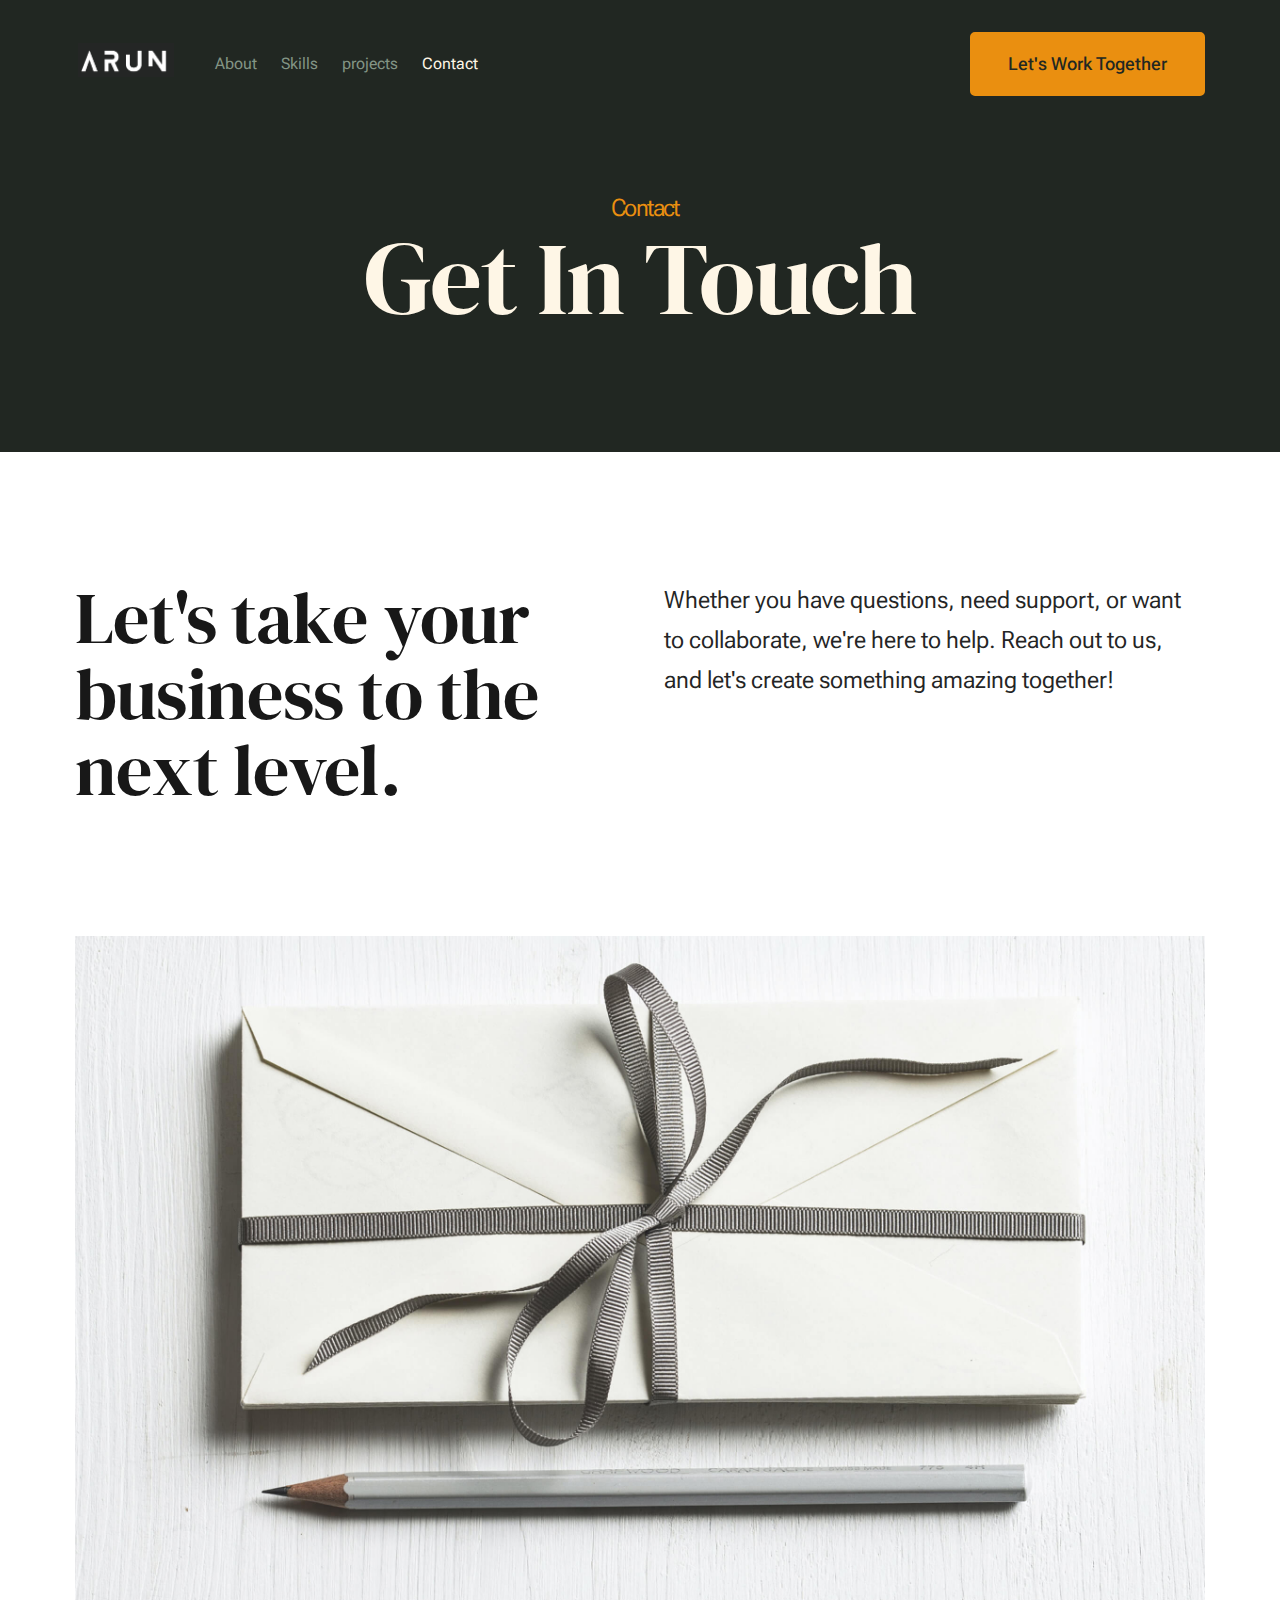
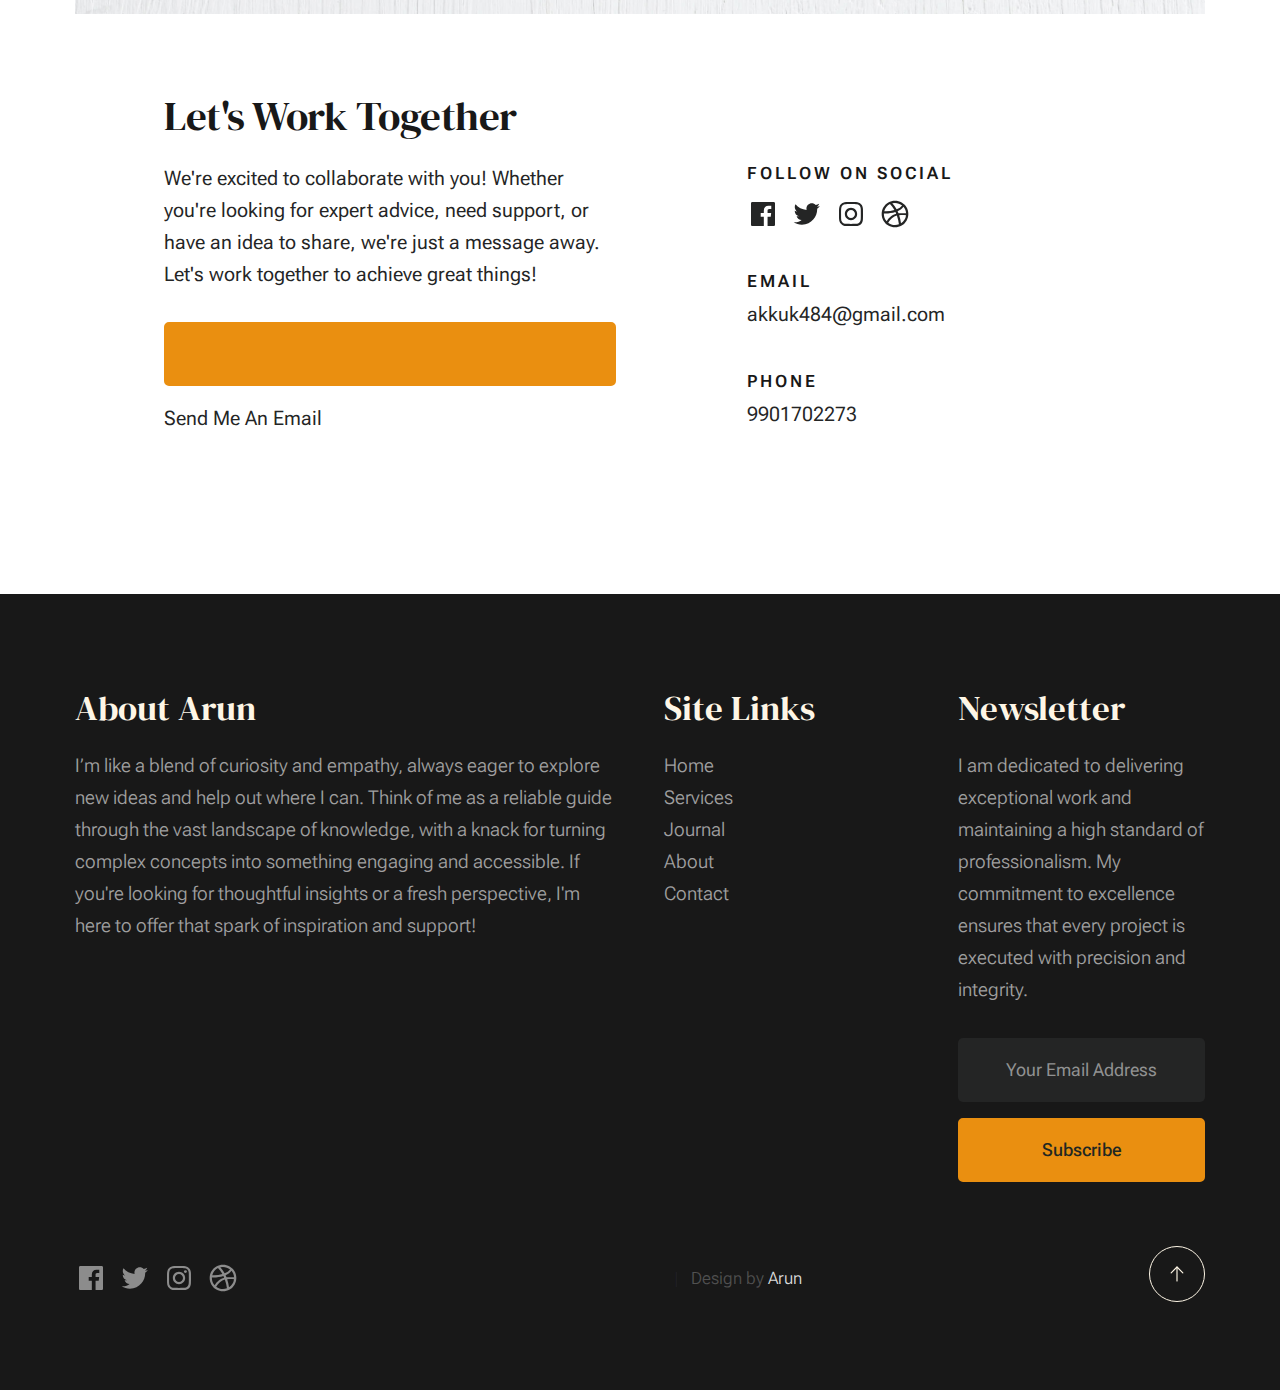
<file: Arun_PI-4/contact.html>
<!DOCTYPE html>
<html lang="en" class="no-js" >
<head>

    <!--- basic page needs
    ================================================== -->
    <meta charset="utf-8">
    <meta name="viewport" content="width=device-width, initial-scale=1">
    <title>Contact - Arun</title>

    <script>
        document.documentElement.classList.remove('no-js');
        document.documentElement.classList.add('js');
    </script>

    <!-- CSS
    ================================================== -->
    <link rel="stylesheet" href="css/vendor.css">
    <link rel="stylesheet" href="css/styles.css">

    <!-- favicons
    ================================================== -->
    <link rel="apple-touch-icon" sizes="180x180" href="apple-touch-icon.png">
    <link rel="icon" type="image/png" sizes="32x32" href="favicon-32x32.png">
    <link rel="icon" type="image/png" sizes="16x16" href="favicon-16x16.png">
    <link rel="manifest" href="site.webmanifest">

</head>


<body id="top">


    <!-- preloader
    ================================================== -->
    <div id="preloader">
        <div id="loader" class="dots-fade">
            <div></div>
            <div></div>
            <div></div>
        </div>
    </div>


    <!-- page wrap
    ================================================== -->
    <div id="page" class="s-pagewrap">


        <!-- # site header 
        ================================================== -->
        <header class="s-header">
            <div class="row s-header__inner width-sixteen-col">

                <div class="s-header__block">
                    <div class="s-header__logo">
                        <a class="logo" href="index.html">
                            <img src="images/Arun.jpg" alt="Homepage">
                        </a>
                    </div>

                    <a class="s-header__menu-toggle" href="#0"><span>Menu</span></a>
                </div> <!-- end s-header__block -->

                <nav class="s-header__nav">

                    <ul class="s-header__menu-links">
                        <li><a href="about.html">About</a></li>
                        <li><a href="services.html">Skills</a></li>
                        <li><a href="blog.html">projects</a></li>
                        <li class="current"><a href="contact.html">Contact</a></li>
                    </ul> <!-- s-header__menu-links -->

                    <div class="s-header__contact">
                        <a href="contact.html" class="btn btn--primary s-header__contact-btn">Let's Work Together</a>
                    </div> <!-- s-header__contact -->

                </nav> <!-- end s-header__nav -->

            </div> <!-- end s-header__inner -->
        </header> <!-- end s-header -->


        <!-- # site main content
        ================================================== -->
        <section id="content" class="s-content">

               <section class="s-pageheader pageheader">
                    <div class="row">
                        <div class="column xl-12">
                            <h1 class="page-title">
                                <span class="page-title__small-type text-pretitle">Contact</span>
                                Get In Touch
                            </h1>
                        </div>
                    </div>
               </section> <!--pageheader -->  

               <section class="s-pagecontent pagecontent">

                    <div class="row pageintro">
                        <div class="column xl-6 lg-12">
                            <h2 class="text-display-title">Let's take your business to the next level.</h2>
                        </div>
                        <div class="column xl-6 lg-12 u-flexitem-x-right">
                            <p class="lead">
                                Whether you have questions, need support, or want to collaborate, we're here to help. Reach out to us, and let's create something amazing together!


                            </p>
                        </div>                       
                    </div> <!-- pageintro -->   
                    
                    <div class="row pagemedia">
                        <d class="column xl-12">
                            <figure class="page-media">                                
                                <img src="images/thumbs/contact/contact-1200.jpg" 
                                     srcset="images/thumbs/contact/contact-2400.jpg 2400w, 
                                             images/thumbs/contact/contact-1200.jpg 1200w, 
                                             images/thumbs/contact/contact-600.jpg 600w" sizes="(max-width: 2400px) 100vw, 2400px" alt="">
                            </figure>
                        </d>
                    </div> <!-- pagemedia --> 

                    <div class="row width-narrower pagemain">
                        <div class="column xl-12">
                            <h2>Let's Work Together</h2>

                            <div class="row">
                                <div class="column xl-6 md-12 contact-cta">     
                                    <p>
                                        We're excited to collaborate with you! Whether you're looking for expert advice, need support, or have an idea to share, we're just a message away. Let's work together to achieve great things!
                                    </p>
        
                                    <a href="#0" class="btn btn--primary u-fullwidth contact-btn">
                                        <a href="https://www.instagram.com/" width="24" height="24" viewBox="0 0 24 24" style="fill: rgba(0, 0, 0, 1);transform: ;msFilter:;"></a>
                                        Send Me An Email
                                    </a>
                                </div> 
                                <div class="column xl-5 md-12 u-flexitem-x-right">

                                    <div class="contact-block">
                                        <h6>Follow On Social</h6>
                                        <ul class="contact-social social-list">
                                            <li>
                                                <a href="#0">
                                                    <svg xmlns="http://www.w3.org/2000/svg" width="24" height="24" viewBox="0 0 24 24" style="fill:rgba(0, 0, 0, 1);transform:;-ms-filter:"><path d="M20,3H4C3.447,3,3,3.448,3,4v16c0,0.552,0.447,1,1,1h8.615v-6.96h-2.338v-2.725h2.338v-2c0-2.325,1.42-3.592,3.5-3.592 c0.699-0.002,1.399,0.034,2.095,0.107v2.42h-1.435c-1.128,0-1.348,0.538-1.348,1.325v1.735h2.697l-0.35,2.725h-2.348V21H20 c0.553,0,1-0.448,1-1V4C21,3.448,20.553,3,20,3z"></path></svg>
                                                    <span class="u-screen-reader-text">Facebook</span>
                                                </a>
                                            </li>
                                            <li>
                                                <a href="#0">
                                                    <svg xmlns="http://www.w3.org/2000/svg" width="24" height="24" viewBox="0 0 24 24" style="fill:rgba(0, 0, 0, 1);transform:;-ms-filter:"><path d="M19.633,7.997c0.013,0.175,0.013,0.349,0.013,0.523c0,5.325-4.053,11.461-11.46,11.461c-2.282,0-4.402-0.661-6.186-1.809 c0.324,0.037,0.636,0.05,0.973,0.05c1.883,0,3.616-0.636,5.001-1.721c-1.771-0.037-3.255-1.197-3.767-2.793 c0.249,0.037,0.499,0.062,0.761,0.062c0.361,0,0.724-0.05,1.061-0.137c-1.847-0.374-3.23-1.995-3.23-3.953v-0.05 c0.537,0.299,1.16,0.486,1.82,0.511C3.534,9.419,2.823,8.184,2.823,6.787c0-0.748,0.199-1.434,0.548-2.032 c1.983,2.443,4.964,4.04,8.306,4.215c-0.062-0.3-0.1-0.611-0.1-0.923c0-2.22,1.796-4.028,4.028-4.028 c1.16,0,2.207,0.486,2.943,1.272c0.91-0.175,1.782-0.512,2.556-0.973c-0.299,0.935-0.936,1.721-1.771,2.22 c0.811-0.088,1.597-0.312,2.319-0.624C21.104,6.712,20.419,7.423,19.633,7.997z"></path></svg>
                                                    <span class="u-screen-reader-text">Twitter</span>
                                                </a>
                                            </li>
                                            <li>
                                                <a href="#0">
                                                    <svg xmlns="http://www.w3.org/2000/svg" width="24" height="24" viewBox="0 0 24 24" style="fill:rgba(0, 0, 0, 1);transform:;-ms-filter:"><path d="M11.999,7.377c-2.554,0-4.623,2.07-4.623,4.623c0,2.554,2.069,4.624,4.623,4.624c2.552,0,4.623-2.07,4.623-4.624 C16.622,9.447,14.551,7.377,11.999,7.377L11.999,7.377z M11.999,15.004c-1.659,0-3.004-1.345-3.004-3.003 c0-1.659,1.345-3.003,3.004-3.003s3.002,1.344,3.002,3.003C15.001,13.659,13.658,15.004,11.999,15.004L11.999,15.004z"></path><circle cx="16.806" cy="7.207" r="1.078"></circle><path d="M20.533,6.111c-0.469-1.209-1.424-2.165-2.633-2.632c-0.699-0.263-1.438-0.404-2.186-0.42 c-0.963-0.042-1.268-0.054-3.71-0.054s-2.755,0-3.71,0.054C7.548,3.074,6.809,3.215,6.11,3.479C4.9,3.946,3.945,4.902,3.477,6.111 c-0.263,0.7-0.404,1.438-0.419,2.186c-0.043,0.962-0.056,1.267-0.056,3.71c0,2.442,0,2.753,0.056,3.71 c0.015,0.748,0.156,1.486,0.419,2.187c0.469,1.208,1.424,2.164,2.634,2.632c0.696,0.272,1.435,0.426,2.185,0.45 c0.963,0.042,1.268,0.055,3.71,0.055s2.755,0,3.71-0.055c0.747-0.015,1.486-0.157,2.186-0.419c1.209-0.469,2.164-1.424,2.633-2.633 c0.263-0.7,0.404-1.438,0.419-2.186c0.043-0.962,0.056-1.267,0.056-3.71s0-2.753-0.056-3.71C20.941,7.57,20.801,6.819,20.533,6.111z M19.315,15.643c-0.007,0.576-0.111,1.147-0.311,1.688c-0.305,0.787-0.926,1.409-1.712,1.711c-0.535,0.199-1.099,0.303-1.67,0.311 c-0.95,0.044-1.218,0.055-3.654,0.055c-2.438,0-2.687,0-3.655-0.055c-0.569-0.007-1.135-0.112-1.669-0.311 c-0.789-0.301-1.414-0.923-1.719-1.711c-0.196-0.534-0.302-1.099-0.311-1.669c-0.043-0.95-0.053-1.218-0.053-3.654 c0-2.437,0-2.686,0.053-3.655c0.007-0.576,0.111-1.146,0.311-1.687c0.305-0.789,0.93-1.41,1.719-1.712 c0.534-0.198,1.1-0.303,1.669-0.311c0.951-0.043,1.218-0.055,3.655-0.055c2.437,0,2.687,0,3.654,0.055 c0.571,0.007,1.135,0.112,1.67,0.311c0.786,0.303,1.407,0.925,1.712,1.712c0.196,0.534,0.302,1.099,0.311,1.669 c0.043,0.951,0.054,1.218,0.054,3.655c0,2.436,0,2.698-0.043,3.654H19.315z"></path></svg>
                                                    <span class="u-screen-reader-text">Instagram</span>
                                                </a>
                                            </li>
                                            <li>
                                                <a href="#0">
                                                    <svg xmlns="http://www.w3.org/2000/svg" width="24" height="24" viewBox="0 0 24 24" style="fill: rgba(0, 0, 0, 1);transform: ;msFilter:;"><path d="M20.66 6.98a9.932 9.932 0 0 0-3.641-3.64C15.486 2.447 13.813 2 12 2s-3.486.447-5.02 1.34c-1.533.893-2.747 2.107-3.64 3.64S2 10.187 2 12s.446 3.487 1.34 5.02a9.924 9.924 0 0 0 3.641 3.64C8.514 21.553 10.187 22 12 22s3.486-.447 5.02-1.34a9.932 9.932 0 0 0 3.641-3.64C21.554 15.487 22 13.813 22 12s-.446-3.487-1.34-5.02zM12 3.66c2 0 3.772.64 5.32 1.919-.92 1.174-2.286 2.14-4.1 2.9-1.002-1.813-2.088-3.327-3.261-4.54A7.715 7.715 0 0 1 12 3.66zM5.51 6.8a8.116 8.116 0 0 1 2.711-2.22c1.212 1.201 2.325 2.7 3.34 4.5-2 .6-4.114.9-6.341.9-.573 0-1.006-.013-1.3-.04A8.549 8.549 0 0 1 5.51 6.8zM3.66 12c0-.054.003-.12.01-.2.007-.08.01-.146.01-.2.254.014.641.02 1.161.02 2.666 0 5.146-.367 7.439-1.1.187.373.381.793.58 1.26-1.32.293-2.674 1.006-4.061 2.14S6.4 16.247 5.76 17.5c-1.4-1.587-2.1-3.42-2.1-5.5zM12 20.34c-1.894 0-3.594-.587-5.101-1.759.601-1.187 1.524-2.322 2.771-3.401 1.246-1.08 2.483-1.753 3.71-2.02a29.441 29.441 0 0 1 1.56 6.62 8.166 8.166 0 0 1-2.94.56zm7.08-3.96a8.351 8.351 0 0 1-2.58 2.621c-.24-2.08-.7-4.107-1.379-6.081.932-.066 1.765-.1 2.5-.1.799 0 1.686.034 2.659.1a8.098 8.098 0 0 1-1.2 3.46zm-1.24-5c-1.16 0-2.233.047-3.22.14a27.053 27.053 0 0 0-.68-1.62c2.066-.906 3.532-2.006 4.399-3.3 1.2 1.414 1.854 3.027 1.96 4.84-.812-.04-1.632-.06-2.459-.06z"></path></svg>
                                                    <span class="u-screen-reader-text">Dribbble</span>
                                                </a>
                                            </li>
                                        </ul> <!-- end s-footer__social -->
                                    </div>

                                    <div class="contact-block">
                                        <h6>Email</h6>
                                        <a href="akkuk484@gmail.com">akkuk484@gmail.com</a>
                                    </div>

                                    <div class="contact-block">
                                        <h6>Phone</h6>
                                        <ul class="contact-list">
                                            <li><a href="tel:197-543-2345">9901702273</a></li>
                                            <li><a href="tel:197-123-9876"> </a></li>
                                        </ul>
                                    </div>

                                </div>
                            </div>
                        </div>                        
                    </div> <!-- end pagemain -->

               </section> <!-- pagecontent -->

               

        <!-- # footer 
        ================================================== -->
        <footer class="s-footer">
            <div class="row s-footer__content">
                <div class="column xl-6 lg-6 md-12 s-footer__block s-footer__about">                    
                    <h3>About Arun</h3>
                    <p>
                        I’m like a blend of curiosity and empathy, always eager to explore new ideas and help out where I can. Think of me as a reliable guide through the vast landscape of knowledge, with a knack for turning complex concepts into something engaging and accessible. If you're looking for thoughtful insights or a fresh perspective, I'm here to offer that spark of inspiration and support!
                    </p>               
                </div>                
                <div class="column xl-3 lg-6 md-12 s-footer__block s-footer__site-links">
                    <h3>Site Links</h3>
                    <ul class="link-list">
                        <li><a href="index.html">Home</a></li>
                        <li><a href="services.html">Services</a></li>
                        <li><a href="blog.html">Journal</a></li>
                        <li><a href="about.html">About</a></li>
                        <li><a href="contact.html">Contact</a></li>
                       
                    </ul>
                </div>
                <div class="column xl-3 lg-6 md-12 tab-12 s-footer__block s-footer__newsletter">
                    <h3>Newsletter</h3>

                    <p>
                        I am dedicated to delivering exceptional work and maintaining a high standard of professionalism. My commitment to excellence ensures that every project is executed with precision and integrity.
                    </p>

                    <div class="subscribe-form">
                        <form id="mc-form" class="mc-form">
                            <input type="email" name="EMAIL" id="mce-EMAIL" class="u-fullwidth text-center" placeholder="Your Email Address" title="The domain portion of the email address is invalid (the portion after the @)." pattern="^([^\x00-\x20\x22\x28\x29\x2c\x2e\x3a-\x3c\x3e\x40\x5b-\x5d\x7f-\xff]+|\x22([^\x0d\x22\x5c\x80-\xff]|\x5c[\x00-\x7f])*\x22)(\x2e([^\x00-\x20\x22\x28\x29\x2c\x2e\x3a-\x3c\x3e\x40\x5b-\x5d\x7f-\xff]+|\x22([^\x0d\x22\x5c\x80-\xff]|\x5c[\x00-\x7f])*\x22))*\x40([^\x00-\x20\x22\x28\x29\x2c\x2e\x3a-\x3c\x3e\x40\x5b-\x5d\x7f-\xff]+|\x5b([^\x0d\x5b-\x5d\x80-\xff]|\x5c[\x00-\x7f])*\x5d)(\x2e([^\x00-\x20\x22\x28\x29\x2c\x2e\x3a-\x3c\x3e\x40\x5b-\x5d\x7f-\xff]+|\x5b([^\x0d\x5b-\x5d\x80-\xff]|\x5c[\x00-\x7f])*\x5d))*(\.\w{2,})+$" required>
                            <input type="submit" name="subscribe" value="Subscribe" class="btn btn--primary btn--small u-fullwidth">
                            <!-- <div style="position: absolute; left: -5000px;" aria-hidden="true"><input type="text" name="b_cdb7b577e41181934ed6a6a44_9a91cfe7b3" tabindex="-1" value=""></div> -->
                            <div class="mc-status"></div>
                        </form>
                    </div>
                </div>
            </div>    
            
            <div class="row s-footer__bottom">
                <div class="column xl-6 lg-12">
                    <ul class="s-footer__social social-list">
                        <li>
                            <a href="#0">
                                <svg xmlns="http://www.w3.org/2000/svg" width="24" height="24" viewBox="0 0 24 24" style="fill:rgba(0, 0, 0, 1);transform:;-ms-filter:"><path d="M20,3H4C3.447,3,3,3.448,3,4v16c0,0.552,0.447,1,1,1h8.615v-6.96h-2.338v-2.725h2.338v-2c0-2.325,1.42-3.592,3.5-3.592 c0.699-0.002,1.399,0.034,2.095,0.107v2.42h-1.435c-1.128,0-1.348,0.538-1.348,1.325v1.735h2.697l-0.35,2.725h-2.348V21H20 c0.553,0,1-0.448,1-1V4C21,3.448,20.553,3,20,3z"></path></svg>
                                <span class="u-screen-reader-text">Facebook</span>
                            </a>
                        </li>
                        <li>
                            <a href="#0">
                                <svg xmlns="http://www.w3.org/2000/svg" width="24" height="24" viewBox="0 0 24 24" style="fill:rgba(0, 0, 0, 1);transform:;-ms-filter:"><path d="M19.633,7.997c0.013,0.175,0.013,0.349,0.013,0.523c0,5.325-4.053,11.461-11.46,11.461c-2.282,0-4.402-0.661-6.186-1.809 c0.324,0.037,0.636,0.05,0.973,0.05c1.883,0,3.616-0.636,5.001-1.721c-1.771-0.037-3.255-1.197-3.767-2.793 c0.249,0.037,0.499,0.062,0.761,0.062c0.361,0,0.724-0.05,1.061-0.137c-1.847-0.374-3.23-1.995-3.23-3.953v-0.05 c0.537,0.299,1.16,0.486,1.82,0.511C3.534,9.419,2.823,8.184,2.823,6.787c0-0.748,0.199-1.434,0.548-2.032 c1.983,2.443,4.964,4.04,8.306,4.215c-0.062-0.3-0.1-0.611-0.1-0.923c0-2.22,1.796-4.028,4.028-4.028 c1.16,0,2.207,0.486,2.943,1.272c0.91-0.175,1.782-0.512,2.556-0.973c-0.299,0.935-0.936,1.721-1.771,2.22 c0.811-0.088,1.597-0.312,2.319-0.624C21.104,6.712,20.419,7.423,19.633,7.997z"></path></svg>
                                <span class="u-screen-reader-text">Twitter</span>
                            </a>
                        </li>
                        <li>
                            <a href="#0">
                                <svg xmlns="http://www.w3.org/2000/svg" width="24" height="24" viewBox="0 0 24 24" style="fill:rgba(0, 0, 0, 1);transform:;-ms-filter:"><path d="M11.999,7.377c-2.554,0-4.623,2.07-4.623,4.623c0,2.554,2.069,4.624,4.623,4.624c2.552,0,4.623-2.07,4.623-4.624 C16.622,9.447,14.551,7.377,11.999,7.377L11.999,7.377z M11.999,15.004c-1.659,0-3.004-1.345-3.004-3.003 c0-1.659,1.345-3.003,3.004-3.003s3.002,1.344,3.002,3.003C15.001,13.659,13.658,15.004,11.999,15.004L11.999,15.004z"></path><circle cx="16.806" cy="7.207" r="1.078"></circle><path d="M20.533,6.111c-0.469-1.209-1.424-2.165-2.633-2.632c-0.699-0.263-1.438-0.404-2.186-0.42 c-0.963-0.042-1.268-0.054-3.71-0.054s-2.755,0-3.71,0.054C7.548,3.074,6.809,3.215,6.11,3.479C4.9,3.946,3.945,4.902,3.477,6.111 c-0.263,0.7-0.404,1.438-0.419,2.186c-0.043,0.962-0.056,1.267-0.056,3.71c0,2.442,0,2.753,0.056,3.71 c0.015,0.748,0.156,1.486,0.419,2.187c0.469,1.208,1.424,2.164,2.634,2.632c0.696,0.272,1.435,0.426,2.185,0.45 c0.963,0.042,1.268,0.055,3.71,0.055s2.755,0,3.71-0.055c0.747-0.015,1.486-0.157,2.186-0.419c1.209-0.469,2.164-1.424,2.633-2.633 c0.263-0.7,0.404-1.438,0.419-2.186c0.043-0.962,0.056-1.267,0.056-3.71s0-2.753-0.056-3.71C20.941,7.57,20.801,6.819,20.533,6.111z M19.315,15.643c-0.007,0.576-0.111,1.147-0.311,1.688c-0.305,0.787-0.926,1.409-1.712,1.711c-0.535,0.199-1.099,0.303-1.67,0.311 c-0.95,0.044-1.218,0.055-3.654,0.055c-2.438,0-2.687,0-3.655-0.055c-0.569-0.007-1.135-0.112-1.669-0.311 c-0.789-0.301-1.414-0.923-1.719-1.711c-0.196-0.534-0.302-1.099-0.311-1.669c-0.043-0.95-0.053-1.218-0.053-3.654 c0-2.437,0-2.686,0.053-3.655c0.007-0.576,0.111-1.146,0.311-1.687c0.305-0.789,0.93-1.41,1.719-1.712 c0.534-0.198,1.1-0.303,1.669-0.311c0.951-0.043,1.218-0.055,3.655-0.055c2.437,0,2.687,0,3.654,0.055 c0.571,0.007,1.135,0.112,1.67,0.311c0.786,0.303,1.407,0.925,1.712,1.712c0.196,0.534,0.302,1.099,0.311,1.669 c0.043,0.951,0.054,1.218,0.054,3.655c0,2.436,0,2.698-0.043,3.654H19.315z"></path></svg>
                                <span class="u-screen-reader-text">Instagram</span>
                            </a>
                        </li>
                        <li>
                            <a href="#0">
                                <svg xmlns="http://www.w3.org/2000/svg" width="24" height="24" viewBox="0 0 24 24" style="fill: rgba(0, 0, 0, 1);transform: ;msFilter:;"><path d="M20.66 6.98a9.932 9.932 0 0 0-3.641-3.64C15.486 2.447 13.813 2 12 2s-3.486.447-5.02 1.34c-1.533.893-2.747 2.107-3.64 3.64S2 10.187 2 12s.446 3.487 1.34 5.02a9.924 9.924 0 0 0 3.641 3.64C8.514 21.553 10.187 22 12 22s3.486-.447 5.02-1.34a9.932 9.932 0 0 0 3.641-3.64C21.554 15.487 22 13.813 22 12s-.446-3.487-1.34-5.02zM12 3.66c2 0 3.772.64 5.32 1.919-.92 1.174-2.286 2.14-4.1 2.9-1.002-1.813-2.088-3.327-3.261-4.54A7.715 7.715 0 0 1 12 3.66zM5.51 6.8a8.116 8.116 0 0 1 2.711-2.22c1.212 1.201 2.325 2.7 3.34 4.5-2 .6-4.114.9-6.341.9-.573 0-1.006-.013-1.3-.04A8.549 8.549 0 0 1 5.51 6.8zM3.66 12c0-.054.003-.12.01-.2.007-.08.01-.146.01-.2.254.014.641.02 1.161.02 2.666 0 5.146-.367 7.439-1.1.187.373.381.793.58 1.26-1.32.293-2.674 1.006-4.061 2.14S6.4 16.247 5.76 17.5c-1.4-1.587-2.1-3.42-2.1-5.5zM12 20.34c-1.894 0-3.594-.587-5.101-1.759.601-1.187 1.524-2.322 2.771-3.401 1.246-1.08 2.483-1.753 3.71-2.02a29.441 29.441 0 0 1 1.56 6.62 8.166 8.166 0 0 1-2.94.56zm7.08-3.96a8.351 8.351 0 0 1-2.58 2.621c-.24-2.08-.7-4.107-1.379-6.081.932-.066 1.765-.1 2.5-.1.799 0 1.686.034 2.659.1a8.098 8.098 0 0 1-1.2 3.46zm-1.24-5c-1.16 0-2.233.047-3.22.14a27.053 27.053 0 0 0-.68-1.62c2.066-.906 3.532-2.006 4.399-3.3 1.2 1.414 1.854 3.027 1.96 4.84-.812-.04-1.632-.06-2.459-.06z"></path></svg>
                                <span class="u-screen-reader-text">Dribbble</span>
                            </a>
                        </li>
                    </ul> <!-- end s-footer__social -->
                </div>
                <div class="column xl-6 lg-12">
                    <p class="ss-copyright">
                        <span></span> 
                        <span>Design by <a >Arun</a> </span>
                    </p>
                </div>

                <div class="ss-go-top">
                    <a class="smoothscroll" title="Back to Top" href="#top">
                        <svg xmlns="http://www.w3.org/2000/svg" viewBox="0 0 24 24" width="36" height="36" fill="none" stroke="#ffffff" stroke-width="1" stroke-linecap="round" stroke-linejoin="round">&lt;!--!  Atomicons Free 1.00 by @atisalab License - https://atomicons.com/license/ (Icons: CC BY 4.0) Copyright 2021 Atomicons --&gt;<polyline points="17 11 12 6 7 11"></polyline><line x1="12" y1="18" x2="12" y2="6"></line></svg>
                    </a>
                </div> <!-- end ss-go-top -->
            </div>
            
        </footer> <!-- end s-footer -->

    </div> <!-- end page-wrap -->

    <!-- Java Script
    ================================================== -->
    <script src="js/plugins.js"></script>
    <script src="js/main.js"></script>

</body>
</html>
</file>
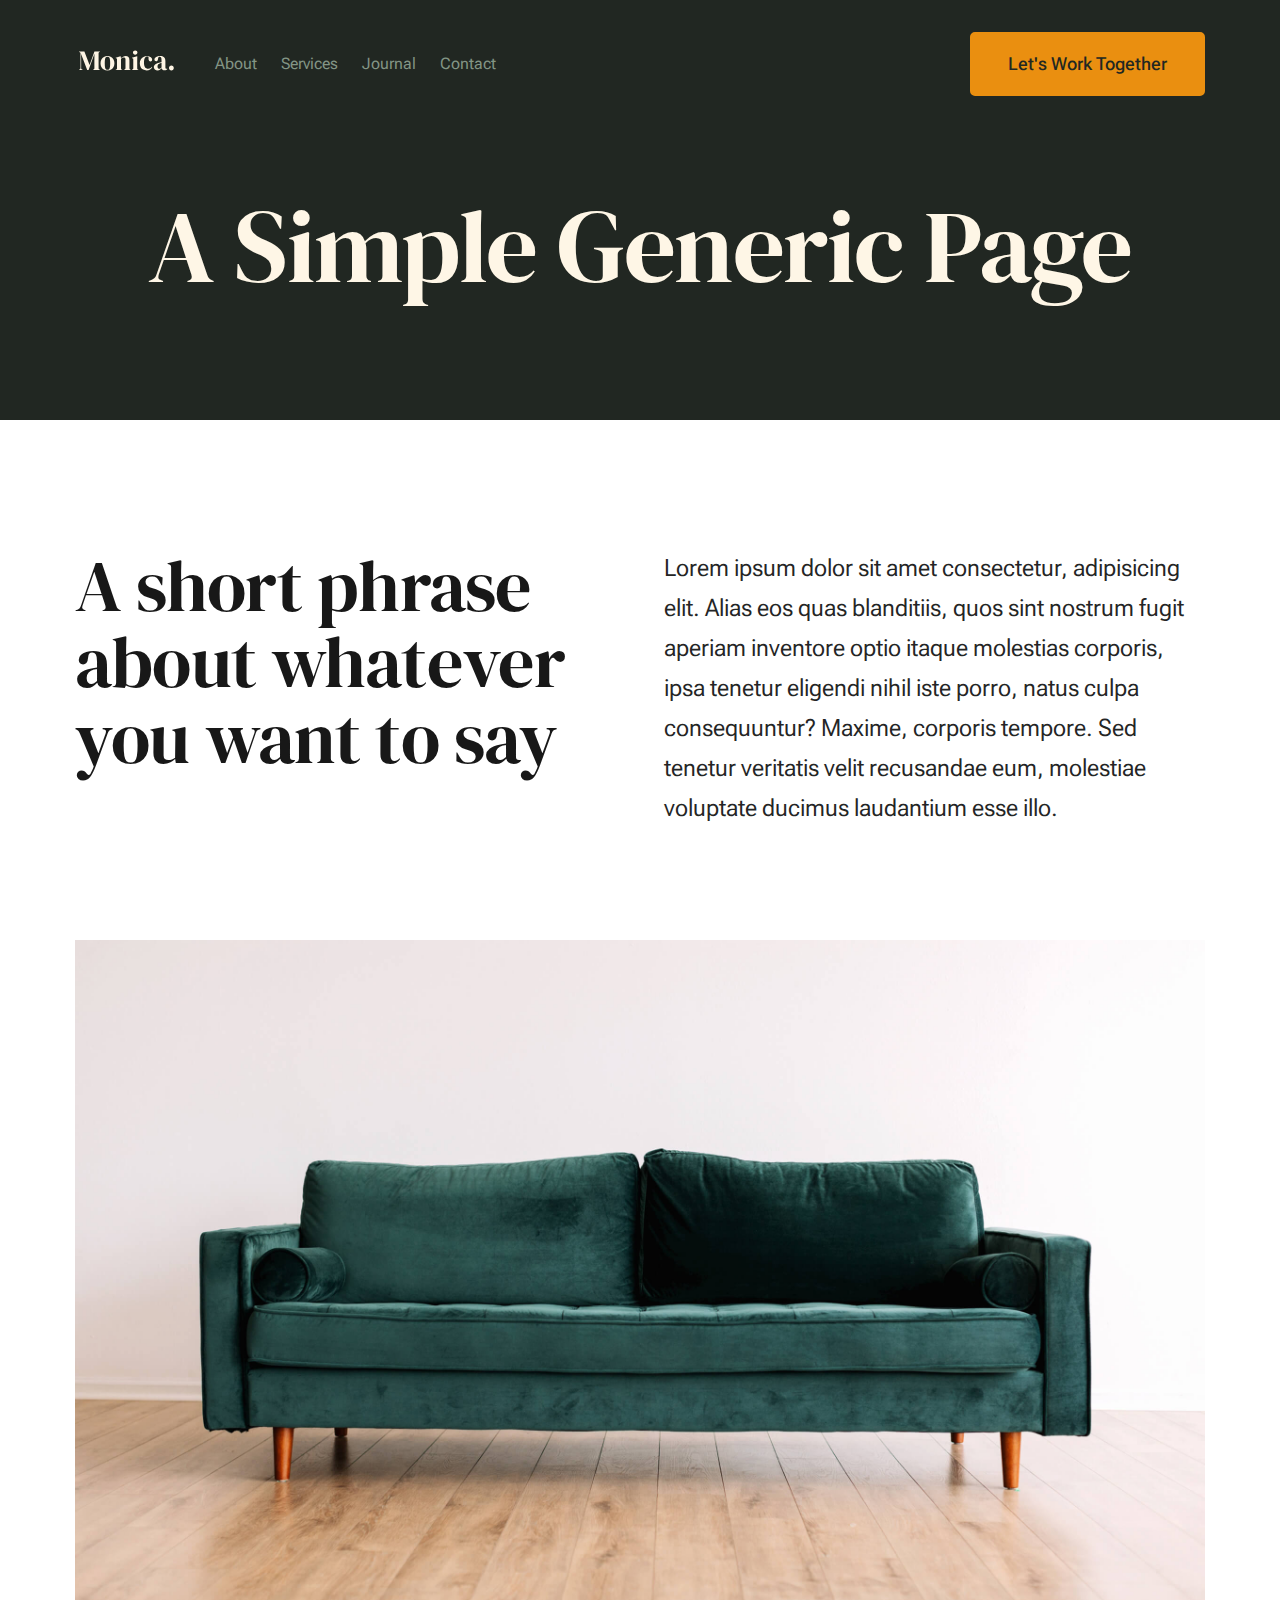
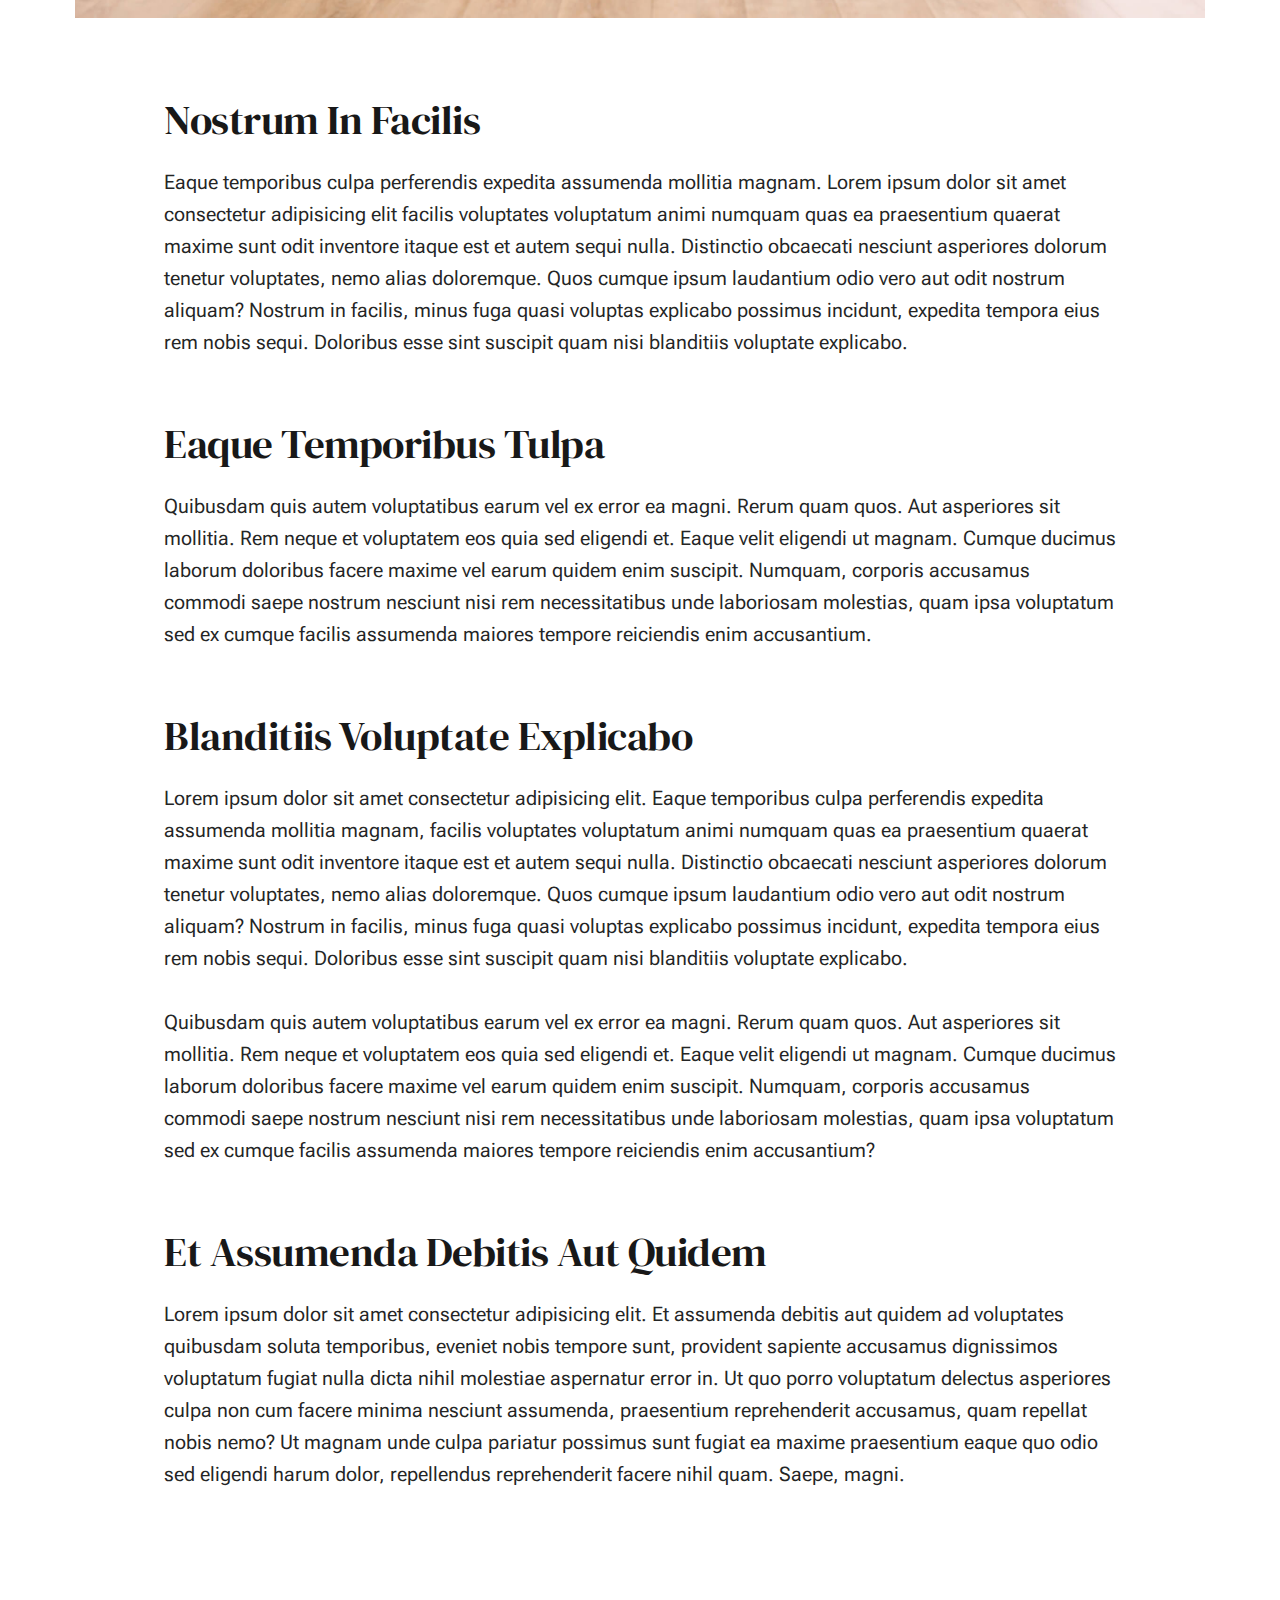
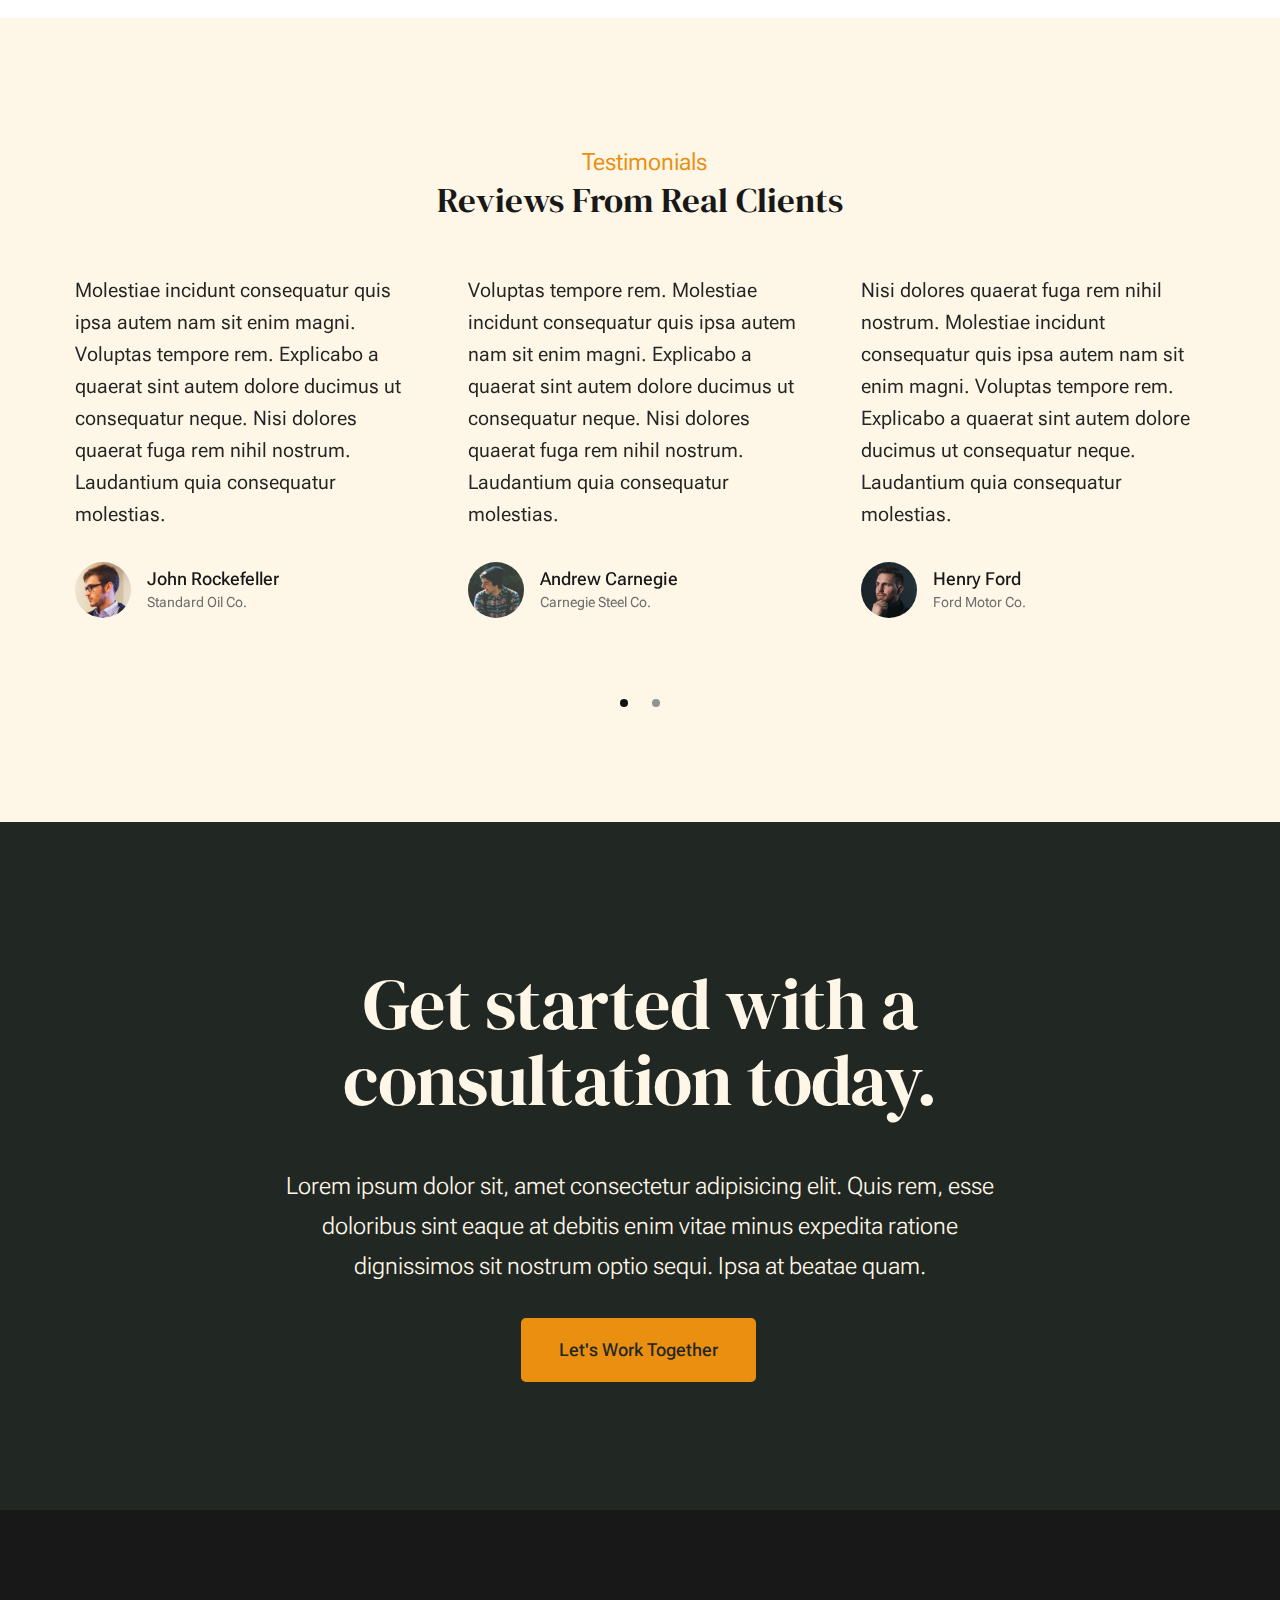
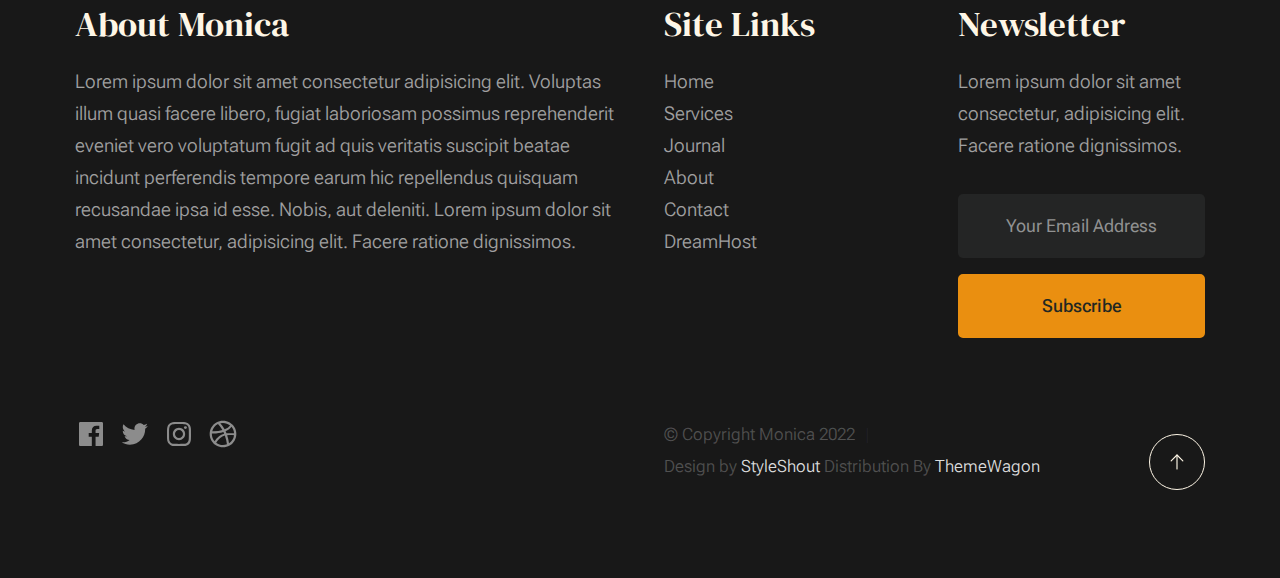
<file: Arun_PI-4/generic.html>
<!DOCTYPE html>
<html lang="en" class="no-js" >
<head>

    <!--- basic page needs
    ================================================== -->
    <meta charset="utf-8">
    <meta name="viewport" content="width=device-width, initial-scale=1">
    <title>Generic - Monica</title>

    <script>
        document.documentElement.classList.remove('no-js');
        document.documentElement.classList.add('js');
    </script>

    <!-- CSS
    ================================================== -->
    <link rel="stylesheet" href="css/vendor.css">
    <link rel="stylesheet" href="css/styles.css">

    <!-- favicons
    ================================================== -->
    <link rel="apple-touch-icon" sizes="180x180" href="apple-touch-icon.png">
    <link rel="icon" type="image/png" sizes="32x32" href="favicon-32x32.png">
    <link rel="icon" type="image/png" sizes="16x16" href="favicon-16x16.png">
    <link rel="manifest" href="site.webmanifest">

</head>


<body id="top">


    <!-- preloader
    ================================================== -->
    <div id="preloader">
        <div id="loader" class="dots-fade">
            <div></div>
            <div></div>
            <div></div>
        </div>
    </div>


    <!-- page wrap
    ================================================== -->
    <div id="page" class="s-pagewrap">


        <!-- # site header 
        ================================================== -->
        <header class="s-header">

            <div class="row s-header__inner width-sixteen-col">

                <div class="s-header__block">
                    <div class="s-header__logo">
                        <a class="logo" href="index.html">
                            <img src="images/logo.svg" alt="Homepage">
                        </a>
                    </div>

                    <a class="s-header__menu-toggle" href="#0"><span>Menu</span></a>
                </div> <!-- end s-header__block -->

                <nav class="s-header__nav">
    
                    <ul class="s-header__menu-links">
                        <li><a href="about.html">About</a></li>
                        <li><a href="services.html">Services</a></li>
                        <li><a href="blog.html">Journal</a></li>
                        <li><a href="contact.html">Contact</a></li>
                    </ul> <!-- s-header__menu-links -->

                    <div class="s-header__contact">
                        <a href="contact.html" class="btn btn--primary s-header__contact-btn">Let's Work Together</a>                        
                    </div> <!-- s-header__contact -->
    
                </nav> <!-- end s-header__nav -->

            </div> <!-- end s-header__inner -->

        </header> <!-- end s-header -->


        <!-- # site main content
        ================================================== -->
        <section id="content" class="s-content">

               <section class="s-pageheader pageheader">
                    <div class="row">
                        <div class="column xl-12">
                            <h1 class="page-title">
                               A Simple Generic Page
                            </h1>
                            
                        </div>
                    </div>
               </section> <!-- end pageheader --> 

               <section class="s-pagecontent pagecontent">

                    <div class="row pageintro">
                        <div class="column xl-6 lg-12">
                            <h2 class="text-display-title">A short phrase about whatever you want to say</h2>
                        </div>
                        <div class="column xl-6 lg-12 u-flexitem-x-right">
                            <p class="lead">
                            Lorem ipsum dolor sit amet consectetur, adipisicing elit. Alias eos quas blanditiis, quos sint nostrum fugit aperiam 
                            inventore optio itaque molestias corporis, ipsa tenetur eligendi nihil iste porro, natus culpa consequuntur? Maxime, 
                            corporis tempore. Sed tenetur veritatis velit recusandae eum, molestiae voluptate ducimus laudantium esse illo. 
                            </p>
                        </div>                       
                    </div> <!-- end pageintro -->   
                    
                    <div class="row pagemedia">
                        <d class="column xl-12">
                            <figure class="page-media">                                
                                <img src="images/sample-1200.jpg" 
                                     srcset="images/sample-2400.jpg 2400w, 
                                             images/sample-1200.jpg 1200w, 
                                             images/sample-600.jpg 600w" sizes="(max-width: 2400px) 100vw, 2400px" alt="">
                            </figure>
                        </d>
                    </div> <!-- end pagemedia -->

                    <div class="row width-narrower pagemain">
                        <div class="column xl-12"> 

                            <h2>Nostrum In Facilis</h2>
                            <p>
                            Eaque temporibus culpa perferendis expedita assumenda mollitia magnam. Lorem ipsum dolor sit amet consectetur adipisicing elit
                            facilis voluptates voluptatum animi numquam quas ea praesentium quaerat maxime sunt odit inventore itaque est et autem sequi nulla. 
                            Distinctio obcaecati nesciunt asperiores dolorum tenetur voluptates, nemo alias doloremque. Quos cumque ipsum laudantium odio vero 
                            aut odit nostrum aliquam? Nostrum in facilis, minus fuga quasi voluptas explicabo possimus incidunt, expedita tempora eius rem nobis sequi. 
                            Doloribus esse sint suscipit quam nisi blanditiis voluptate explicabo.
                            </p>

                            <h2>Eaque Temporibus Tulpa</h2>

                            <p>
                            Quibusdam quis autem voluptatibus earum vel ex error ea magni. Rerum quam quos. Aut asperiores sit mollitia. Rem neque et voluptatem 
                            eos quia sed eligendi et. Eaque velit eligendi ut magnam. Cumque ducimus laborum doloribus facere maxime vel earum quidem enim suscipit. 
                            Numquam, corporis accusamus commodi saepe nostrum nesciunt nisi rem necessitatibus unde laboriosam molestias, quam ipsa voluptatum sed 
                            ex cumque facilis assumenda maiores tempore reiciendis enim accusantium.
                            </p>

                            <h2>Blanditiis Voluptate Explicabo</h2>
                            <p>
                            Lorem ipsum dolor sit amet consectetur adipisicing elit. Eaque temporibus culpa perferendis expedita assumenda mollitia magnam, 
                            facilis voluptates voluptatum animi numquam quas ea praesentium quaerat maxime sunt odit inventore itaque est et autem sequi nulla. 
                            Distinctio obcaecati nesciunt asperiores dolorum tenetur voluptates, nemo alias doloremque. Quos cumque ipsum laudantium odio vero aut 
                            odit nostrum aliquam? Nostrum in facilis, minus fuga quasi voluptas explicabo possimus incidunt, expedita tempora eius rem nobis sequi. 
                            Doloribus esse sint suscipit quam nisi blanditiis voluptate explicabo.
                            </p>

                            <p>
                            Quibusdam quis autem voluptatibus earum vel ex error ea magni. Rerum quam quos. Aut asperiores sit mollitia. Rem neque et voluptatem 
                            eos quia sed eligendi et. Eaque velit eligendi ut magnam. Cumque ducimus laborum doloribus facere maxime vel earum quidem enim suscipit. 
                            Numquam, corporis accusamus commodi saepe nostrum nesciunt nisi rem necessitatibus unde laboriosam molestias, quam ipsa voluptatum sed 
                            ex cumque facilis assumenda maiores tempore reiciendis enim accusantium?
                            </p>                   

                            <h2>Et Assumenda Debitis Aut Quidem</h2>
                            <p>
                            Lorem ipsum dolor sit amet consectetur adipisicing elit. Et assumenda debitis aut quidem ad voluptates quibusdam soluta temporibus, 
                            eveniet nobis tempore sunt, provident sapiente accusamus dignissimos voluptatum fugiat nulla dicta nihil molestiae aspernatur error in. 
                            Ut quo porro voluptatum delectus asperiores culpa non cum facere minima nesciunt assumenda, praesentium reprehenderit accusamus, quam 
                            repellat nobis nemo? Ut magnam unde culpa pariatur possimus sunt fugiat ea maxime praesentium eaque quo odio sed eligendi harum dolor, 
                            repellendus reprehenderit facere nihil quam. Saepe, magni.
                            </p>

                        </div> <!-- end grid-block-->
                    </div> <!-- end pagemain -->

               </section> <!-- pagecontent -->

               <section class="s-testimonials">

                    <div class="s-testimonials__header row row-x-center text-center">
                        <div class="column xl-8 lg-12">
        
                            <p class="text-pretitle">
                            Testimonials
                            </p>
                            <h3>
                            Reviews From Real Clients
                            </h3>                        
        
                        </div>
                    </div> <!--end s-testimonials__header -->

                    <div class="row s-testimonials__content">
                        <div class="column xl-12 testimonials">

                            <div class="swiper-container testimonials__slider page-slider">

                                <div class="swiper-wrapper">
                                    <div class="testimonials__slide swiper-slide">
                                        <p>
                                        Molestiae incidunt consequatur quis ipsa autem nam sit enim magni. Voluptas tempore rem. 
                                        Explicabo a quaerat sint autem dolore ducimus ut consequatur neque. Nisi dolores quaerat fuga rem nihil nostrum.
                                        Laudantium quia consequatur molestias.
                                        </p>
                                        <div class="testimonials__author">
                                            <img src="images/avatars/user-01.jpg" alt="Author image" class="testimonials__avatar">
                                            <cite class="testimonials__cite">
                                                <strong>John Rockefeller</strong>
                                                <span>Standard Oil Co.</span>
                                            </cite>
                                        </div>
                                    </div>
                                    <div class="testimonials__slide swiper-slide">
                                        <p>
                                        Voluptas tempore rem. Molestiae incidunt consequatur quis ipsa autem nam sit enim magni. 
                                        Explicabo a quaerat sint autem dolore ducimus ut consequatur neque. Nisi dolores quaerat fuga rem nihil nostrum.
                                        Laudantium quia consequatur molestias.
                                        </p>
                                        <div class="testimonials__author">
                                            <img src="images/avatars/user-04.jpg" alt="Author image" class="testimonials__avatar">
                                            <cite class="testimonials__cite">
                                                <strong>Andrew Carnegie</strong>
                                                <span>Carnegie Steel Co.</span>
                                            </cite>
                                        </div>
                                    </div>
                                    <div class="testimonials__slide swiper-slide">
                                        <p>
                                        Nisi dolores quaerat fuga rem nihil nostrum. Molestiae incidunt consequatur quis ipsa autem nam sit enim magni. 
                                        Voluptas tempore rem. Explicabo a quaerat sint autem dolore ducimus ut consequatur neque. 
                                        Laudantium quia consequatur molestias.
                                        </p>
                                        <div class="testimonials__author">
                                            <img src="images/avatars/user-06.jpg" alt="Author image" class="testimonials__avatar">
                                            <cite class="testimonials__cite">
                                                <strong>Henry Ford</strong>
                                                <span>Ford Motor Co.</span>
                                            </cite>
                                        </div>
                                    </div>
                                    <div class="testimonials__slide swiper-slide">
                                        <p>
                                        Molestiae incidunt consequatur quis ipsa autem nam sit enim magni. Voluptas tempore rem. 
                                        Explicabo a quaerat sint autem dolore ducimus ut consequatur neque. Nisi dolores quaerat fuga rem nihil nostrum.
                                        Laudantium quia consequatur molestias.
                                        </p>
                                        <div class="testimonials__author">
                                            <img src="images/avatars/user-02.jpg" alt="Author image" class="testimonials__avatar">
                                            <cite class="testimonials__cite">
                                                <strong>John Morgan</strong>
                                                <span>JP Morgan & Co.</span>
                                            </cite>
                                        </div>
                                    </div> 
                                </div> <!-- end swiper-wrapper --> 

                                <div class="swiper-pagination"></div>

                            </div> <!--end testimonials__slider --> 

                        </div> <!-- testimonials -->
                    </div> <!--end s-testimonials__content -->

               </section> <!-- end s-testimonials -->

        </section> <!-- s-content-->

        <!-- # cta
        ================================================== -->
        <section id="cta" class="s-cta">

            <div class="row row-x-center text-center">
                <div class="column xl-8 lg-12">

                    <div class="s-cta__content">
                        <h2 class="text-display-title">
                        Get started with a consultation today.
                        </h2>
                        <p class="lead">
                        Lorem ipsum dolor sit, amet consectetur adipisicing elit. Quis rem, esse doloribus sint eaque at debitis enim vitae minus expedita ratione dignissimos sit nostrum optio sequi. Ipsa at beatae quam.
                        </p>
                        <a href="contact.html" class="btn btn--primary">Let's Work Together</a>
                    </div>

                </div>
            </div>

        </section> <!-- end s-cta -->


        <!-- # footer 
        ================================================== -->
        <footer class="s-footer">
            <div class="row s-footer__content">
                <div class="column xl-6 lg-6 md-12 s-footer__block s-footer__about">                    
                    <h3>About Monica</h3>
                    <p>
                    Lorem ipsum dolor sit amet consectetur adipisicing elit. Voluptas illum quasi facere libero, 
                    fugiat laboriosam possimus reprehenderit eveniet vero voluptatum fugit ad quis veritatis suscipit beatae 
                    incidunt perferendis tempore earum hic repellendus quisquam recusandae ipsa id esse. Nobis, aut deleniti.
                    Lorem ipsum dolor sit amet consectetur, adipisicing elit. Facere ratione dignissimos.
                    </p>               
                </div>                
                <div class="column xl-3 lg-6 md-12 s-footer__block s-footer__site-links">
                    <h3>Site Links</h3>
                    <ul class="link-list">
                        <li><a href="index.html">Home</a></li>
                        <li><a href="services.html">Services</a></li>
                        <li><a href="blog.html">Journal</a></li>
                        <li><a href="about.html">About</a></li>
                        <li><a href="contact.html">Contact</a></li>
                        <li><a href="https://www.dreamhost.com/r.cgi?287326">DreamHost</a></li>
                    </ul>
                </div>
                <div class="column xl-3 lg-6 md-12 tab-12 s-footer__block s-footer__newsletter">
                    <h3>Newsletter</h3>

                    <p>
                    Lorem ipsum dolor sit amet consectetur, adipisicing elit. Facere ratione dignissimos.
                    </p>

                    <div class="subscribe-form">
                        <form id="mc-form" class="mc-form">
                            <input type="email" name="EMAIL" id="mce-EMAIL" class="u-fullwidth text-center" placeholder="Your Email Address" title="The domain portion of the email address is invalid (the portion after the @)." pattern="^([^\x00-\x20\x22\x28\x29\x2c\x2e\x3a-\x3c\x3e\x40\x5b-\x5d\x7f-\xff]+|\x22([^\x0d\x22\x5c\x80-\xff]|\x5c[\x00-\x7f])*\x22)(\x2e([^\x00-\x20\x22\x28\x29\x2c\x2e\x3a-\x3c\x3e\x40\x5b-\x5d\x7f-\xff]+|\x22([^\x0d\x22\x5c\x80-\xff]|\x5c[\x00-\x7f])*\x22))*\x40([^\x00-\x20\x22\x28\x29\x2c\x2e\x3a-\x3c\x3e\x40\x5b-\x5d\x7f-\xff]+|\x5b([^\x0d\x5b-\x5d\x80-\xff]|\x5c[\x00-\x7f])*\x5d)(\x2e([^\x00-\x20\x22\x28\x29\x2c\x2e\x3a-\x3c\x3e\x40\x5b-\x5d\x7f-\xff]+|\x5b([^\x0d\x5b-\x5d\x80-\xff]|\x5c[\x00-\x7f])*\x5d))*(\.\w{2,})+$" required>
                            <input type="submit" name="subscribe" value="Subscribe" class="btn btn--primary btn--small u-fullwidth">
                            <!-- <div style="position: absolute; left: -5000px;" aria-hidden="true"><input type="text" name="b_cdb7b577e41181934ed6a6a44_9a91cfe7b3" tabindex="-1" value=""></div> -->
                            <div class="mc-status"></div>
                        </form>
                    </div>
                </div>
            </div>    
            
            <div class="row s-footer__bottom">
                <div class="column xl-6 lg-12">
                    <ul class="s-footer__social social-list">
                        <li>
                            <a href="#0">
                                <svg xmlns="http://www.w3.org/2000/svg" width="24" height="24" viewBox="0 0 24 24" style="fill:rgba(0, 0, 0, 1);transform:;-ms-filter:"><path d="M20,3H4C3.447,3,3,3.448,3,4v16c0,0.552,0.447,1,1,1h8.615v-6.96h-2.338v-2.725h2.338v-2c0-2.325,1.42-3.592,3.5-3.592 c0.699-0.002,1.399,0.034,2.095,0.107v2.42h-1.435c-1.128,0-1.348,0.538-1.348,1.325v1.735h2.697l-0.35,2.725h-2.348V21H20 c0.553,0,1-0.448,1-1V4C21,3.448,20.553,3,20,3z"></path></svg>
                                <span class="u-screen-reader-text">Facebook</span>
                            </a>
                        </li>
                        <li>
                            <a href="#0">
                                <svg xmlns="http://www.w3.org/2000/svg" width="24" height="24" viewBox="0 0 24 24" style="fill:rgba(0, 0, 0, 1);transform:;-ms-filter:"><path d="M19.633,7.997c0.013,0.175,0.013,0.349,0.013,0.523c0,5.325-4.053,11.461-11.46,11.461c-2.282,0-4.402-0.661-6.186-1.809 c0.324,0.037,0.636,0.05,0.973,0.05c1.883,0,3.616-0.636,5.001-1.721c-1.771-0.037-3.255-1.197-3.767-2.793 c0.249,0.037,0.499,0.062,0.761,0.062c0.361,0,0.724-0.05,1.061-0.137c-1.847-0.374-3.23-1.995-3.23-3.953v-0.05 c0.537,0.299,1.16,0.486,1.82,0.511C3.534,9.419,2.823,8.184,2.823,6.787c0-0.748,0.199-1.434,0.548-2.032 c1.983,2.443,4.964,4.04,8.306,4.215c-0.062-0.3-0.1-0.611-0.1-0.923c0-2.22,1.796-4.028,4.028-4.028 c1.16,0,2.207,0.486,2.943,1.272c0.91-0.175,1.782-0.512,2.556-0.973c-0.299,0.935-0.936,1.721-1.771,2.22 c0.811-0.088,1.597-0.312,2.319-0.624C21.104,6.712,20.419,7.423,19.633,7.997z"></path></svg>
                                <span class="u-screen-reader-text">Twitter</span>
                            </a>
                        </li>
                        <li>
                            <a href="#0">
                                <svg xmlns="http://www.w3.org/2000/svg" width="24" height="24" viewBox="0 0 24 24" style="fill:rgba(0, 0, 0, 1);transform:;-ms-filter:"><path d="M11.999,7.377c-2.554,0-4.623,2.07-4.623,4.623c0,2.554,2.069,4.624,4.623,4.624c2.552,0,4.623-2.07,4.623-4.624 C16.622,9.447,14.551,7.377,11.999,7.377L11.999,7.377z M11.999,15.004c-1.659,0-3.004-1.345-3.004-3.003 c0-1.659,1.345-3.003,3.004-3.003s3.002,1.344,3.002,3.003C15.001,13.659,13.658,15.004,11.999,15.004L11.999,15.004z"></path><circle cx="16.806" cy="7.207" r="1.078"></circle><path d="M20.533,6.111c-0.469-1.209-1.424-2.165-2.633-2.632c-0.699-0.263-1.438-0.404-2.186-0.42 c-0.963-0.042-1.268-0.054-3.71-0.054s-2.755,0-3.71,0.054C7.548,3.074,6.809,3.215,6.11,3.479C4.9,3.946,3.945,4.902,3.477,6.111 c-0.263,0.7-0.404,1.438-0.419,2.186c-0.043,0.962-0.056,1.267-0.056,3.71c0,2.442,0,2.753,0.056,3.71 c0.015,0.748,0.156,1.486,0.419,2.187c0.469,1.208,1.424,2.164,2.634,2.632c0.696,0.272,1.435,0.426,2.185,0.45 c0.963,0.042,1.268,0.055,3.71,0.055s2.755,0,3.71-0.055c0.747-0.015,1.486-0.157,2.186-0.419c1.209-0.469,2.164-1.424,2.633-2.633 c0.263-0.7,0.404-1.438,0.419-2.186c0.043-0.962,0.056-1.267,0.056-3.71s0-2.753-0.056-3.71C20.941,7.57,20.801,6.819,20.533,6.111z M19.315,15.643c-0.007,0.576-0.111,1.147-0.311,1.688c-0.305,0.787-0.926,1.409-1.712,1.711c-0.535,0.199-1.099,0.303-1.67,0.311 c-0.95,0.044-1.218,0.055-3.654,0.055c-2.438,0-2.687,0-3.655-0.055c-0.569-0.007-1.135-0.112-1.669-0.311 c-0.789-0.301-1.414-0.923-1.719-1.711c-0.196-0.534-0.302-1.099-0.311-1.669c-0.043-0.95-0.053-1.218-0.053-3.654 c0-2.437,0-2.686,0.053-3.655c0.007-0.576,0.111-1.146,0.311-1.687c0.305-0.789,0.93-1.41,1.719-1.712 c0.534-0.198,1.1-0.303,1.669-0.311c0.951-0.043,1.218-0.055,3.655-0.055c2.437,0,2.687,0,3.654,0.055 c0.571,0.007,1.135,0.112,1.67,0.311c0.786,0.303,1.407,0.925,1.712,1.712c0.196,0.534,0.302,1.099,0.311,1.669 c0.043,0.951,0.054,1.218,0.054,3.655c0,2.436,0,2.698-0.043,3.654H19.315z"></path></svg>
                                <span class="u-screen-reader-text">Instagram</span>
                            </a>
                        </li>
                        <li>
                            <a href="#0">
                                <svg xmlns="http://www.w3.org/2000/svg" width="24" height="24" viewBox="0 0 24 24" style="fill: rgba(0, 0, 0, 1);transform: ;msFilter:;"><path d="M20.66 6.98a9.932 9.932 0 0 0-3.641-3.64C15.486 2.447 13.813 2 12 2s-3.486.447-5.02 1.34c-1.533.893-2.747 2.107-3.64 3.64S2 10.187 2 12s.446 3.487 1.34 5.02a9.924 9.924 0 0 0 3.641 3.64C8.514 21.553 10.187 22 12 22s3.486-.447 5.02-1.34a9.932 9.932 0 0 0 3.641-3.64C21.554 15.487 22 13.813 22 12s-.446-3.487-1.34-5.02zM12 3.66c2 0 3.772.64 5.32 1.919-.92 1.174-2.286 2.14-4.1 2.9-1.002-1.813-2.088-3.327-3.261-4.54A7.715 7.715 0 0 1 12 3.66zM5.51 6.8a8.116 8.116 0 0 1 2.711-2.22c1.212 1.201 2.325 2.7 3.34 4.5-2 .6-4.114.9-6.341.9-.573 0-1.006-.013-1.3-.04A8.549 8.549 0 0 1 5.51 6.8zM3.66 12c0-.054.003-.12.01-.2.007-.08.01-.146.01-.2.254.014.641.02 1.161.02 2.666 0 5.146-.367 7.439-1.1.187.373.381.793.58 1.26-1.32.293-2.674 1.006-4.061 2.14S6.4 16.247 5.76 17.5c-1.4-1.587-2.1-3.42-2.1-5.5zM12 20.34c-1.894 0-3.594-.587-5.101-1.759.601-1.187 1.524-2.322 2.771-3.401 1.246-1.08 2.483-1.753 3.71-2.02a29.441 29.441 0 0 1 1.56 6.62 8.166 8.166 0 0 1-2.94.56zm7.08-3.96a8.351 8.351 0 0 1-2.58 2.621c-.24-2.08-.7-4.107-1.379-6.081.932-.066 1.765-.1 2.5-.1.799 0 1.686.034 2.659.1a8.098 8.098 0 0 1-1.2 3.46zm-1.24-5c-1.16 0-2.233.047-3.22.14a27.053 27.053 0 0 0-.68-1.62c2.066-.906 3.532-2.006 4.399-3.3 1.2 1.414 1.854 3.027 1.96 4.84-.812-.04-1.632-.06-2.459-.06z"></path></svg>
                                <span class="u-screen-reader-text">Dribbble</span>
                            </a>
                        </li>
                    </ul> <!-- end s-footer__social -->
                </div>
                <div class="column xl-6 lg-12">
                    <p class="ss-copyright">
                        <span>© Copyright Monica 2022</span> 
                        <span>Design by <a href="https://www.styleshout.com/">StyleShout</a> Distribution By <a href="https://themewagon.com">ThemeWagon</a></span>
                    </p>
                </div>

                <div class="ss-go-top">
                    <a class="smoothscroll" title="Back to Top" href="#top">
                        <svg xmlns="http://www.w3.org/2000/svg" viewBox="0 0 24 24" width="36" height="36" fill="none" stroke="#ffffff" stroke-width="1" stroke-linecap="round" stroke-linejoin="round">&lt;!--!  Atomicons Free 1.00 by @atisalab License - https://atomicons.com/license/ (Icons: CC BY 4.0) Copyright 2021 Atomicons --&gt;<polyline points="17 11 12 6 7 11"></polyline><line x1="12" y1="18" x2="12" y2="6"></line></svg>
                    </a>
                </div> <!-- end ss-go-top -->
            </div>
            
        </footer> <!-- end s-footer -->

    </div> <!-- end page-wrap -->

    <!-- Java Script
    ================================================== -->
    <script src="js/plugins.js"></script>
    <script src="js/main.js"></script>

</body>
</html>
</file>
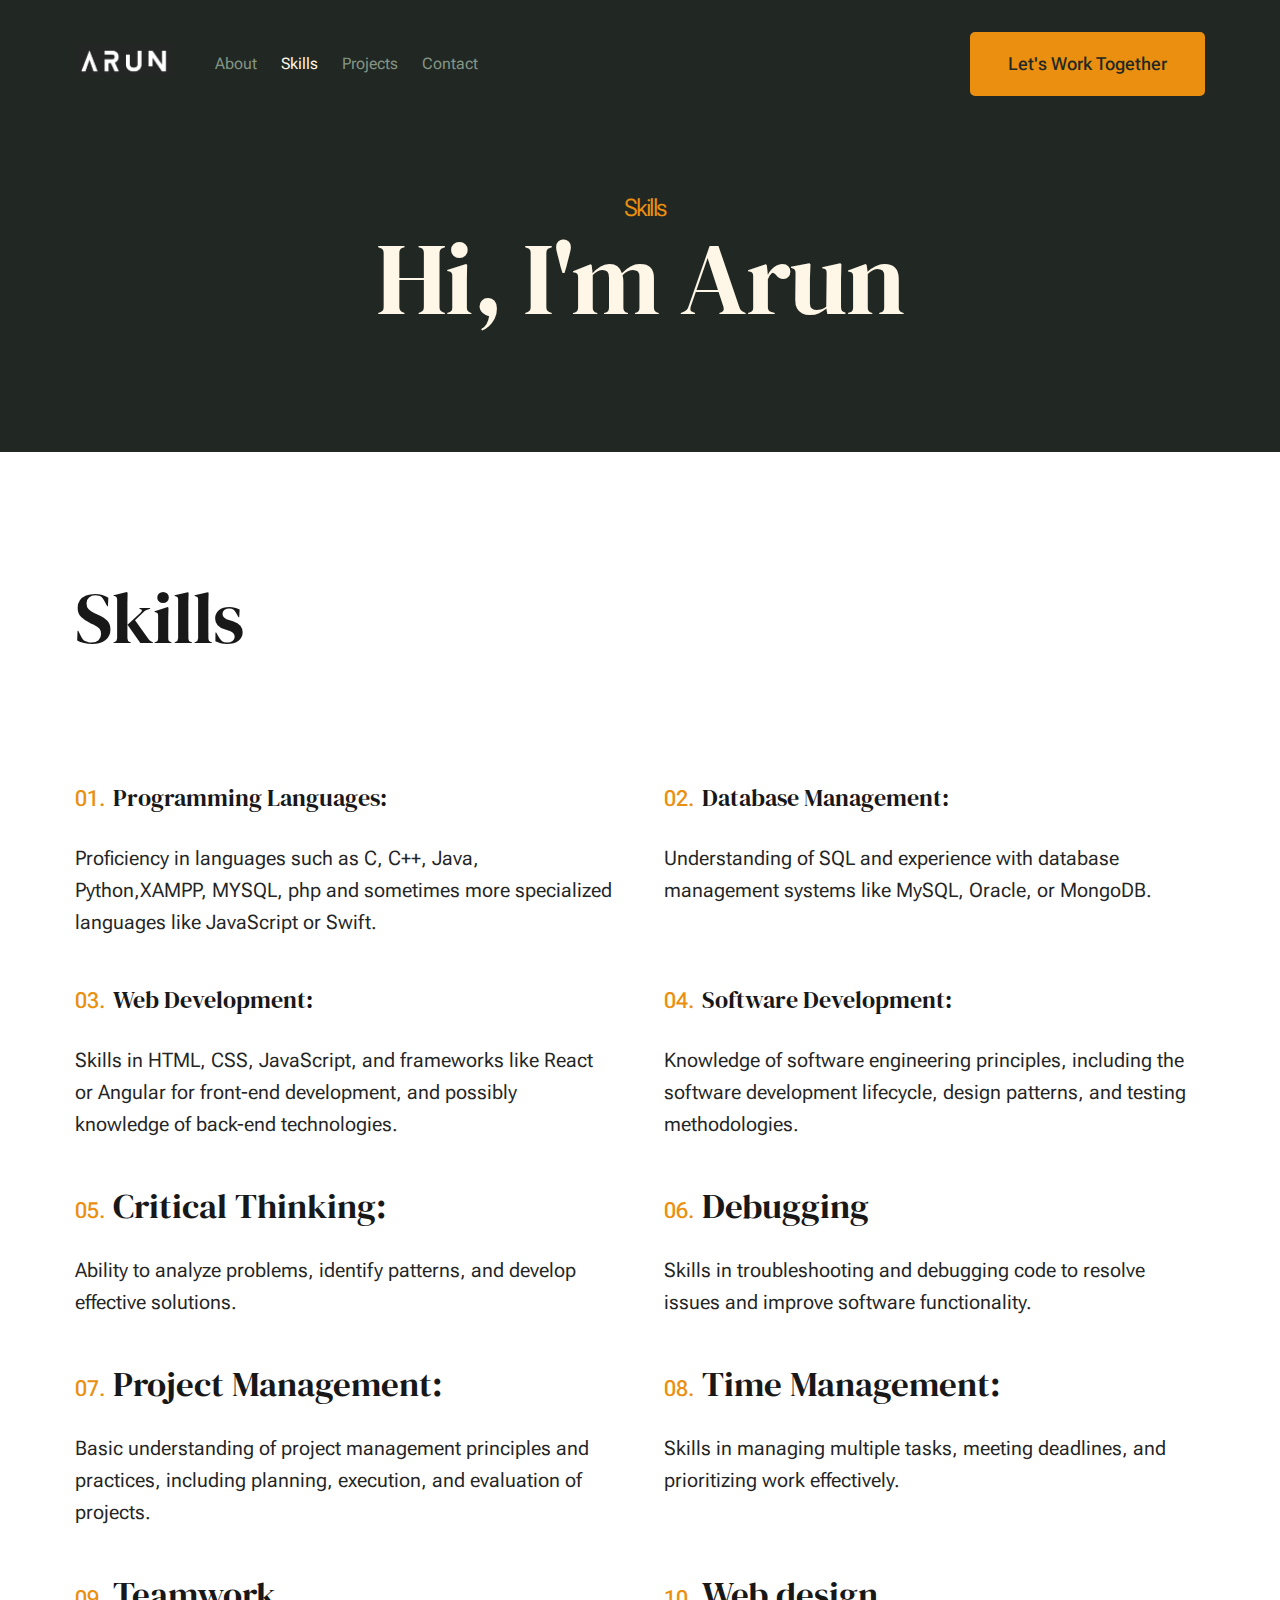
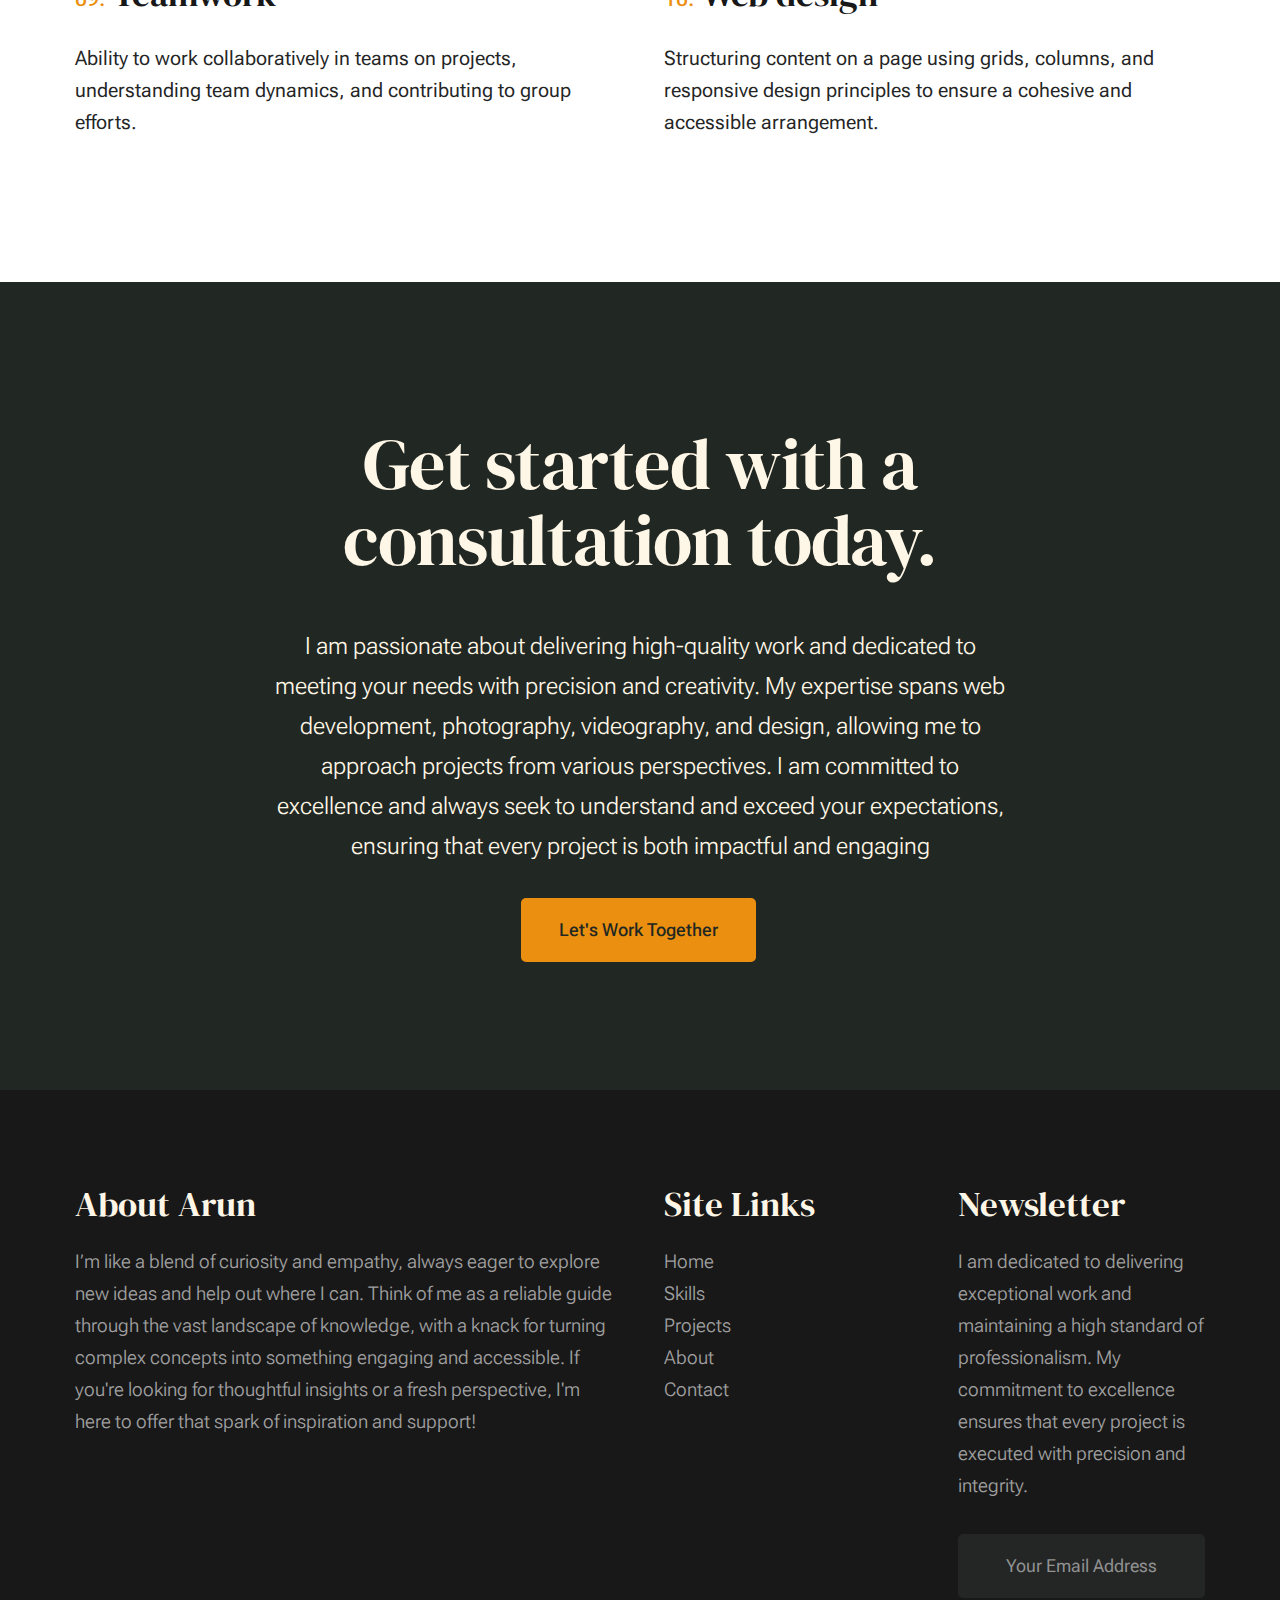
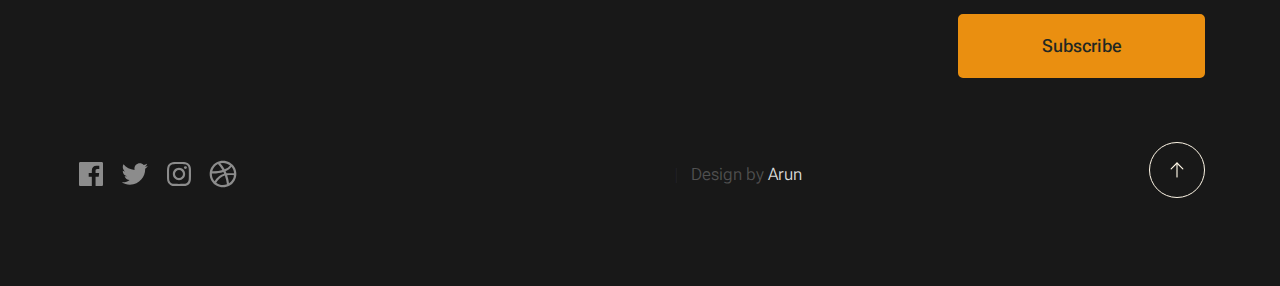
<file: Arun_PI-4/services.html>
<!DOCTYPE html>
<html lang="en" class="no-js" >
<head>

    <!--- basic page needs
    ================================================== -->
    <meta charset="utf-8">
    <meta name="viewport" content="width=device-width, initial-scale=1">
    <title>Skills - Arun</title>

    <script>
        document.documentElement.classList.remove('no-js');
        document.documentElement.classList.add('js');
    </script>

    <!-- CSS
    ================================================== -->
    <link rel="stylesheet" href="css/vendor.css">
    <link rel="stylesheet" href="css/styles.css">

    <!-- favicons
    ================================================== -->
    <link rel="apple-touch-icon" sizes="180x180" href="apple-touch-icon.png">
    <link rel="icon" type="image/png" sizes="32x32" href="favicon-32x32.png">
    <link rel="icon" type="image/png" sizes="16x16" href="favicon-16x16.png">
    <link rel="manifest" href="site.webmanifest">

</head>


<body id="top">


    <!-- preloader
    ================================================== -->
    <div id="preloader">
        <div id="loader" class="dots-fade">
            <div></div>
            <div></div>
            <div></div>
        </div>
    </div>


    <!-- page wrap
    ================================================== -->
    <div id="page" class="s-pagewrap">

        <!-- # site header 
        ================================================== -->
        <header class="s-header">

            <div class="row s-header__inner width-sixteen-col">

                <div class="s-header__block">
                    <div class="s-header__logo">
                        <a class="logo" href="index.html">
                            <img src="images/Arun.jpg" alt="Homepage">
                        </a>
                    </div>

                    <a class="s-header__menu-toggle" href="#0"><span>Menu</span></a>
                </div> <!-- end s-header__block -->

                <nav class="s-header__nav">
    
                    <ul class="s-header__menu-links">
                        <li><a href="about.html">About</a></li>
                        <li class="current"><a href="services.html">Skills</a></li>
                        <li><a href="blog.html">Projects</a></li>
                        <li><a href="contact.html">Contact</a></li>
                    </ul> <!-- s-header__menu-links -->

                    <div class="s-header__contact">
                        <a href="contact.html" class="btn btn--primary s-header__contact-btn">Let's Work Together</a>                        
                    </div> <!-- s-header__contact -->
    
                </nav> <!-- end s-header__nav -->

            </div> <!-- end s-header__inner -->

        </header> <!-- end s-header -->

        <!-- # site main content
        ================================================== -->
        <section id="content" class="s-content">

               <section class="s-pageheader pageheader">
                    <div class="row">
                        <div class="column xl-12">
                            <h1 class="page-title">
                                <span class="page-title__small-type text-pretitle">Skills</span>
                                Hi, I'm Arun
                            </h1>
                            
                        </div>
                    </div>
               </section> <!-- pageheader -->  

               <section class="s-pagecontent pagecontent">

                    <div class="row pageintro">
                        <div class="column xl-6 lg-12">
                            <h2 class="text-display-title">Skills</h2>
                        </div>
                        <div class="column xl-6 lg-12 u-flexitem-x-right">
                            <p class="lead">
                            
                            </p>
                        </div>                       
                    </div>  <!-- pageintro -->       

                    <div class="row">
                        <div class="column xl-12 grid-block">             
                            
                            <div class="grid-full grid-list-items list-items show-ctr">
                                
                                <div class="grid-list-items__item list-items__item">
                                    <!--h3>Technical Skills</!-->
                                    <div class="list-items__item-header">
                                        <h5 class="list-items__item-title">Programming Languages:</h5>
                                    </div>
                                    <div class="list-items__item-text">
                                        
                                        <p>
                                            Proficiency in languages such as C, C++, Java, Python,XAMPP, MYSQL, php  and sometimes more specialized languages like JavaScript or Swift.
                                        </p>

                                        <!--ul class="list-services">
                                            <li>Cumque Ducimus</li>
                                            <li>Maxime Vel</li>
                                            <li>Eligendi Et</li>
                                        ul-->
                                    </div>
                                </div> <!-- end list-items__item -->
                                <div class="grid-list-items__item list-items__item">
                                    <div class="list-items__item-header">
                                        <h5 class="list-items__item-title">Database Management:</h5>
                                    </div>
                                    <div class="list-items__item-text">
                                        
                                        <p>
                                            Understanding of SQL and experience with database management systems like MySQL, Oracle, or MongoDB.
                                        </p>

                                        
                                    </div>
                                </div> <!-- end list-items__item -->
                                <div class="grid-list-items__item list-items__item">
                                    <div class="list-items__item-header">
                                        <h5 class="list-items__item-title">Web Development: </h5>
                                    </div>
                                    <div class="list-items__item-text">
                                        
                                        <p>
                                            Skills in HTML, CSS, JavaScript, and frameworks like React or Angular for front-end development, and possibly knowledge of back-end technologies.
                                        </p>

                                        
                                    </div>
                                </div> <!-- end list-items__item -->
                                <div class="grid-list-items__item list-items__item">
                                    <div class="list-items__item-header">
                                        <h5 class="list-items__item-title">Software Development: </h5>
                                    </div>
                                    <div class="list-items__item-text">
                                        <p>
                                            Knowledge of software engineering principles, including the software development lifecycle, design patterns, and testing methodologies.
                                        </p>

                                       
                                    </div>
                                </div> <!-- end list-items__item -->
                                <div class="grid-list-items__item list-items__item">
                                    <div class="list-items__item-header">
                                        <h3 class="list-items__item-title">Critical Thinking:</h3>
                                    </div>
                                    <div class="list-items__item-text">
                                        <p>
                                            Ability to analyze problems, identify patterns, and develop effective solutions.


                                        </p>

                                       
                                    </div>
                                </div> <!-- end list-items__item -->
                                <div class="grid-list-items__item list-items__item">
                                    <div class="list-items__item-header">
                                        <h3 class="list-items__item-title">Debugging</h3>
                                    </div>
                                    <div class="list-items__item-text">
                                        <p>
                                            Skills in troubleshooting and debugging code to resolve issues and improve software functionality.
                                        </p>

                                       
                                    </div>
                                </div> <!-- end list-items__item -->
                                <div class="grid-list-items__item list-items__item">
                                    <div class="list-items__item-header">
                                        <h3 class="list-items__item-title">Project Management:</h3>
                                    </div>
                                    <div class="list-items__item-text">
                                        <p>
                                            Basic understanding of project management principles and practices, including planning, execution, and evaluation of projects.
                                        </p>

                                        
                                    </div>
                                </div> <!-- end list-items__item -->
                                <div class="grid-list-items__item list-items__item">
                                    <div class="list-items__item-header">
                                        <h3 class="list-items__item-title">Time Management: </h3>
                                    </div>
                                    <div class="list-items__item-text">
                                        <p>
                                            Skills in managing multiple tasks, meeting deadlines, and prioritizing work effectively.
                                        </p>

                                        
                                    </div>
                                </div> <!-- end list-items__item -->
                                <div class="grid-list-items__item list-items__item">
                                    <div class="list-items__item-header">
                                        <h3 class="list-items__item-title">Teamwork</h3>
                                    </div>
                                    <div class="list-items__item-text">
                                        <p>
                                            Ability to work collaboratively in teams on projects, understanding team dynamics, and contributing to group efforts.
                                        </p>

                                        
                                    </div>
                                </div> <!-- end list-items__item -->
                                <div class="grid-list-items__item list-items__item">
                                    <div class="list-items__item-header">
                                        <h3 class="list-items__item-title">Web design</h3>
                                    </div>
                                    <div class="list-items__item-text">
                                        <p>
                                            Structuring content on a page using grids, columns, and responsive design principles to ensure a cohesive and accessible arrangement.
                                        </p>

                                        
                                    </div>
                                </div>

                            </div> <!-- grid-list-items -->
                           

                        </div> <!-- end grid-block-->
                    </div> <!-- end row -->

               </section> <!-- pagecontent -->

               <!--section class="s-testimonials">

                    <div class="s-testimonials__header row row-x-center text-center">
                        <div class="column xl-8 lg-12">
        
                            <p class="text-pretitle">
                            Testimonials
                            </p>
                            <h3>
                            Reviews From Real Clients
                            </h3>                        
        
                        </div>
                    </div> end s-testimonials__header 
                    <div class="row s-testimonials__content">
                        <div class="column xl-12 testimonials">

                            <div class="swiper-container testimonials__slider page-slider">

                                <div class="swiper-wrapper">
                                    <div class="testimonials__slide swiper-slide">
                                        <p>
                                        Molestiae incidunt consequatur quis ipsa autem nam sit enim magni. Voluptas tempore rem. 
                                        Explicabo a quaerat sint autem dolore ducimus ut consequatur neque. Nisi dolores quaerat fuga rem nihil nostrum.
                                        Laudantium quia consequatur molestias.
                                        </p>
                                        <div class="testimonials__author">
                                            <img src="images/avatars/user-01.jpg" alt="Author image" class="testimonials__avatar">
                                            <cite class="testimonials__cite">
                                                <strong>John Rockefeller</strong>
                                                <span>Standard Oil Co.</span>
                                            </cite>
                                        </div>
                                    </div>
                                    <div class="testimonials__slide swiper-slide">
                                        <p>
                                        Voluptas tempore rem. Molestiae incidunt consequatur quis ipsa autem nam sit enim magni. 
                                        Explicabo a quaerat sint autem dolore ducimus ut consequatur neque. Nisi dolores quaerat fuga rem nihil nostrum.
                                        Laudantium quia consequatur molestias.
                                        </p>
                                        <div class="testimonials__author">
                                            <img src="images/avatars/user-04.jpg" alt="Author image" class="testimonials__avatar">
                                            <cite class="testimonials__cite">
                                                <strong>Andrew Carnegie</strong>
                                                <span>Carnegie Steel Co.</span>
                                            </cite>
                                        </div>
                                    </div>
                                    <div class="testimonials__slide swiper-slide">
                                        <p>
                                        Nisi dolores quaerat fuga rem nihil nostrum. Molestiae incidunt consequatur quis ipsa autem nam sit enim magni. 
                                        Voluptas tempore rem. Explicabo a quaerat sint autem dolore ducimus ut consequatur neque. 
                                        Laudantium quia consequatur molestias.
                                        </p>
                                        <div class="testimonials__author">
                                            <img src="images/avatars/user-06.jpg" alt="Author image" class="testimonials__avatar">
                                            <cite class="testimonials__cite">
                                                <strong>Henry Ford</strong>
                                                <span>Ford Motor Co.</span>
                                            </cite>
                                        </div>
                                    </div>
                                    <div class="testimonials__slide swiper-slide">
                                        <p>
                                        Molestiae incidunt consequatur quis ipsa autem nam sit enim magni. Voluptas tempore rem. 
                                        Explicabo a quaerat sint autem dolore ducimus ut consequatur neque. Nisi dolores quaerat fuga rem nihil nostrum.
                                        Laudantium quia consequatur molestias.
                                        </p>
                                        <div class="testimonials__author">
                                            <img src="images/avatars/user-02.jpg" alt="Author image" class="testimonials__avatar">
                                            <cite class="testimonials__cite">
                                                <strong>John Morgan</strong>
                                                <span>JP Morgan & Co.</span>
                                            </cite>
                                        </div>
                                    </div> 
                                </div> <e-nd swiper-wrapper 

                                <div class="swiper-pagination"></div>

                            </div> end testimonials__slider 

                        </div> <!-- testimonials 
                    </div> <!--end s-testimonials__content

               </!--section>  end s-testimonials--> 

        </section>  <!--content-->

        <!-- # cta
        ================================================== -->
        <section id="cta" class="s-cta">

            <div class="row row-x-center text-center">
                <div class="column xl-8 lg-12">

                    <div class="s-cta__content">
                        <h2 class="text-display-title">
                        Get started with a consultation today.
                        </h2>
                        <p class="lead">
                            I am passionate about delivering high-quality work and dedicated to meeting your needs with precision and creativity. My expertise spans web development, photography, videography, and design, allowing me to approach projects from various perspectives. I am committed to excellence and always seek to understand and exceed your expectations, ensuring that every project is both impactful and engaging
                        </p>
                        <a href="contact.html" class="btn btn--primary">Let's Work Together</a>
                    </div>

                </div>
            </div>

        </section> <!-- end s-cta -->


        <!-- # footer 
        ================================================== -->
        <footer class="s-footer">
            <div class="row s-footer__content">
                <div class="column xl-6 lg-6 md-12 s-footer__block s-footer__about">                    
                    <h3>About Arun</h3>
                    <p>
                        I’m like a blend of curiosity and empathy, always eager to explore new ideas and help out where I can. Think of me as a reliable guide through the vast landscape of knowledge, with a knack for turning complex concepts into something engaging and accessible. If you're looking for thoughtful insights or a fresh perspective, I'm here to offer that spark of inspiration and support!

                    </p>               
                </div>                
                <div class="column xl-3 lg-6 md-12 s-footer__block s-footer__site-links">
                    <h3>Site Links</h3>
                    <ul class="link-list">
                        <li><a href="index.html">Home</a></li>
                        <li><a href="services.html">Skills</a></li>
                        <li><a href="blog.html">Projects</a></li>
                        <li><a href="about.html">About</a></li>
                        <li><a href="contact.html">Contact</a></li>
                        <!--li><a href="https://www.dreamhost.com/r.cgi?287326">DreamHost</a></!--li-->
                    </ul>
                </div>
                <div class="column xl-3 lg-6 md-12 tab-12 s-footer__block s-footer__newsletter">
                    <h3>Newsletter</h3>

                    <p>
                        I am dedicated to delivering exceptional work and maintaining a high standard of professionalism. My commitment to excellence ensures that every project is executed with precision and integrity.
                    </p>

                    <div class="subscribe-form">
                        <form id="mc-form" class="mc-form">
                            <input type="email" name="EMAIL" id="mce-EMAIL" class="u-fullwidth text-center" placeholder="Your Email Address" title="The domain portion of the email address is invalid (the portion after the @)." pattern="^([^\x00-\x20\x22\x28\x29\x2c\x2e\x3a-\x3c\x3e\x40\x5b-\x5d\x7f-\xff]+|\x22([^\x0d\x22\x5c\x80-\xff]|\x5c[\x00-\x7f])*\x22)(\x2e([^\x00-\x20\x22\x28\x29\x2c\x2e\x3a-\x3c\x3e\x40\x5b-\x5d\x7f-\xff]+|\x22([^\x0d\x22\x5c\x80-\xff]|\x5c[\x00-\x7f])*\x22))*\x40([^\x00-\x20\x22\x28\x29\x2c\x2e\x3a-\x3c\x3e\x40\x5b-\x5d\x7f-\xff]+|\x5b([^\x0d\x5b-\x5d\x80-\xff]|\x5c[\x00-\x7f])*\x5d)(\x2e([^\x00-\x20\x22\x28\x29\x2c\x2e\x3a-\x3c\x3e\x40\x5b-\x5d\x7f-\xff]+|\x5b([^\x0d\x5b-\x5d\x80-\xff]|\x5c[\x00-\x7f])*\x5d))*(\.\w{2,})+$" required>
                            <input type="submit" name="subscribe" value="Subscribe" class="btn btn--primary btn--small u-fullwidth">
                            <!-- <div style="position: absolute; left: -5000px;" aria-hidden="true"><input type="text" name="b_cdb7b577e41181934ed6a6a44_9a91cfe7b3" tabindex="-1" value=""></div> -->
                            <div class="mc-status"></div>
                        </form>
                    </div>
                </div>
            </div>    
            
            <div class="row s-footer__bottom">
                <div class="column xl-6 lg-12">
                    <ul class="s-footer__social social-list">
                        <li>
                            <a href="#0">
                                <svg xmlns="http://www.w3.org/2000/svg" width="24" height="24" viewBox="0 0 24 24" style="fill:rgba(0, 0, 0, 1);transform:;-ms-filter:"><path d="M20,3H4C3.447,3,3,3.448,3,4v16c0,0.552,0.447,1,1,1h8.615v-6.96h-2.338v-2.725h2.338v-2c0-2.325,1.42-3.592,3.5-3.592 c0.699-0.002,1.399,0.034,2.095,0.107v2.42h-1.435c-1.128,0-1.348,0.538-1.348,1.325v1.735h2.697l-0.35,2.725h-2.348V21H20 c0.553,0,1-0.448,1-1V4C21,3.448,20.553,3,20,3z"></path></svg>
                                <span class="u-screen-reader-text">Facebook</span>
                            </a>
                        </li>
                        <li>
                            <a href="#0">
                                <svg xmlns="http://www.w3.org/2000/svg" width="24" height="24" viewBox="0 0 24 24" style="fill:rgba(0, 0, 0, 1);transform:;-ms-filter:"><path d="M19.633,7.997c0.013,0.175,0.013,0.349,0.013,0.523c0,5.325-4.053,11.461-11.46,11.461c-2.282,0-4.402-0.661-6.186-1.809 c0.324,0.037,0.636,0.05,0.973,0.05c1.883,0,3.616-0.636,5.001-1.721c-1.771-0.037-3.255-1.197-3.767-2.793 c0.249,0.037,0.499,0.062,0.761,0.062c0.361,0,0.724-0.05,1.061-0.137c-1.847-0.374-3.23-1.995-3.23-3.953v-0.05 c0.537,0.299,1.16,0.486,1.82,0.511C3.534,9.419,2.823,8.184,2.823,6.787c0-0.748,0.199-1.434,0.548-2.032 c1.983,2.443,4.964,4.04,8.306,4.215c-0.062-0.3-0.1-0.611-0.1-0.923c0-2.22,1.796-4.028,4.028-4.028 c1.16,0,2.207,0.486,2.943,1.272c0.91-0.175,1.782-0.512,2.556-0.973c-0.299,0.935-0.936,1.721-1.771,2.22 c0.811-0.088,1.597-0.312,2.319-0.624C21.104,6.712,20.419,7.423,19.633,7.997z"></path></svg>
                                <span class="u-screen-reader-text">Twitter</span>
                            </a>
                        </li>
                        <li>
                            <a href="#0">
                                <svg xmlns="http://www.w3.org/2000/svg" width="24" height="24" viewBox="0 0 24 24" style="fill:rgba(0, 0, 0, 1);transform:;-ms-filter:"><path d="M11.999,7.377c-2.554,0-4.623,2.07-4.623,4.623c0,2.554,2.069,4.624,4.623,4.624c2.552,0,4.623-2.07,4.623-4.624 C16.622,9.447,14.551,7.377,11.999,7.377L11.999,7.377z M11.999,15.004c-1.659,0-3.004-1.345-3.004-3.003 c0-1.659,1.345-3.003,3.004-3.003s3.002,1.344,3.002,3.003C15.001,13.659,13.658,15.004,11.999,15.004L11.999,15.004z"></path><circle cx="16.806" cy="7.207" r="1.078"></circle><path d="M20.533,6.111c-0.469-1.209-1.424-2.165-2.633-2.632c-0.699-0.263-1.438-0.404-2.186-0.42 c-0.963-0.042-1.268-0.054-3.71-0.054s-2.755,0-3.71,0.054C7.548,3.074,6.809,3.215,6.11,3.479C4.9,3.946,3.945,4.902,3.477,6.111 c-0.263,0.7-0.404,1.438-0.419,2.186c-0.043,0.962-0.056,1.267-0.056,3.71c0,2.442,0,2.753,0.056,3.71 c0.015,0.748,0.156,1.486,0.419,2.187c0.469,1.208,1.424,2.164,2.634,2.632c0.696,0.272,1.435,0.426,2.185,0.45 c0.963,0.042,1.268,0.055,3.71,0.055s2.755,0,3.71-0.055c0.747-0.015,1.486-0.157,2.186-0.419c1.209-0.469,2.164-1.424,2.633-2.633 c0.263-0.7,0.404-1.438,0.419-2.186c0.043-0.962,0.056-1.267,0.056-3.71s0-2.753-0.056-3.71C20.941,7.57,20.801,6.819,20.533,6.111z M19.315,15.643c-0.007,0.576-0.111,1.147-0.311,1.688c-0.305,0.787-0.926,1.409-1.712,1.711c-0.535,0.199-1.099,0.303-1.67,0.311 c-0.95,0.044-1.218,0.055-3.654,0.055c-2.438,0-2.687,0-3.655-0.055c-0.569-0.007-1.135-0.112-1.669-0.311 c-0.789-0.301-1.414-0.923-1.719-1.711c-0.196-0.534-0.302-1.099-0.311-1.669c-0.043-0.95-0.053-1.218-0.053-3.654 c0-2.437,0-2.686,0.053-3.655c0.007-0.576,0.111-1.146,0.311-1.687c0.305-0.789,0.93-1.41,1.719-1.712 c0.534-0.198,1.1-0.303,1.669-0.311c0.951-0.043,1.218-0.055,3.655-0.055c2.437,0,2.687,0,3.654,0.055 c0.571,0.007,1.135,0.112,1.67,0.311c0.786,0.303,1.407,0.925,1.712,1.712c0.196,0.534,0.302,1.099,0.311,1.669 c0.043,0.951,0.054,1.218,0.054,3.655c0,2.436,0,2.698-0.043,3.654H19.315z"></path></svg>
                                <span class="u-screen-reader-text">Instagram</span>
                            </a>
                        </li>
                        <li>
                            <a href="#0">
                                <svg xmlns="http://www.w3.org/2000/svg" width="24" height="24" viewBox="0 0 24 24" style="fill: rgba(0, 0, 0, 1);transform: ;msFilter:;"><path d="M20.66 6.98a9.932 9.932 0 0 0-3.641-3.64C15.486 2.447 13.813 2 12 2s-3.486.447-5.02 1.34c-1.533.893-2.747 2.107-3.64 3.64S2 10.187 2 12s.446 3.487 1.34 5.02a9.924 9.924 0 0 0 3.641 3.64C8.514 21.553 10.187 22 12 22s3.486-.447 5.02-1.34a9.932 9.932 0 0 0 3.641-3.64C21.554 15.487 22 13.813 22 12s-.446-3.487-1.34-5.02zM12 3.66c2 0 3.772.64 5.32 1.919-.92 1.174-2.286 2.14-4.1 2.9-1.002-1.813-2.088-3.327-3.261-4.54A7.715 7.715 0 0 1 12 3.66zM5.51 6.8a8.116 8.116 0 0 1 2.711-2.22c1.212 1.201 2.325 2.7 3.34 4.5-2 .6-4.114.9-6.341.9-.573 0-1.006-.013-1.3-.04A8.549 8.549 0 0 1 5.51 6.8zM3.66 12c0-.054.003-.12.01-.2.007-.08.01-.146.01-.2.254.014.641.02 1.161.02 2.666 0 5.146-.367 7.439-1.1.187.373.381.793.58 1.26-1.32.293-2.674 1.006-4.061 2.14S6.4 16.247 5.76 17.5c-1.4-1.587-2.1-3.42-2.1-5.5zM12 20.34c-1.894 0-3.594-.587-5.101-1.759.601-1.187 1.524-2.322 2.771-3.401 1.246-1.08 2.483-1.753 3.71-2.02a29.441 29.441 0 0 1 1.56 6.62 8.166 8.166 0 0 1-2.94.56zm7.08-3.96a8.351 8.351 0 0 1-2.58 2.621c-.24-2.08-.7-4.107-1.379-6.081.932-.066 1.765-.1 2.5-.1.799 0 1.686.034 2.659.1a8.098 8.098 0 0 1-1.2 3.46zm-1.24-5c-1.16 0-2.233.047-3.22.14a27.053 27.053 0 0 0-.68-1.62c2.066-.906 3.532-2.006 4.399-3.3 1.2 1.414 1.854 3.027 1.96 4.84-.812-.04-1.632-.06-2.459-.06z"></path></svg>
                                <span class="u-screen-reader-text">Dribbble</span>
                            </a>
                        </li>
                    </ul> <!-- end s-footer__social -->
                </div>
                <div class="column xl-6 lg-12">
                    <p class="ss-copyright">
                        <span></span> 
                        <span>Design by <a>Arun</a></span>
                    </p>
                </div>

                <div class="ss-go-top">
                    <a class="smoothscroll" title="Back to Top" href="#top">
                        <svg xmlns="http://www.w3.org/2000/svg" viewBox="0 0 24 24" width="36" height="36" fill="none" stroke="#ffffff" stroke-width="1" stroke-linecap="round" stroke-linejoin="round">&lt;!--!  Atomicons Free 1.00 by @atisalab License - https://atomicons.com/license/ (Icons: CC BY 4.0) Copyright 2021 Atomicons --&gt;<polyline points="17 11 12 6 7 11"></polyline><line x1="12" y1="18" x2="12" y2="6"></line></svg>
                    </a>
                </div> <!-- end ss-go-top -->
            </div>
            
        </footer> <!-- end s-footer -->

    </div> <!-- end page-wrap -->

    <!-- Java Script
    ================================================== -->
    <script src="js/plugins.js"></script>
    <script src="js/main.js"></script>

</body>
</html>
</file>
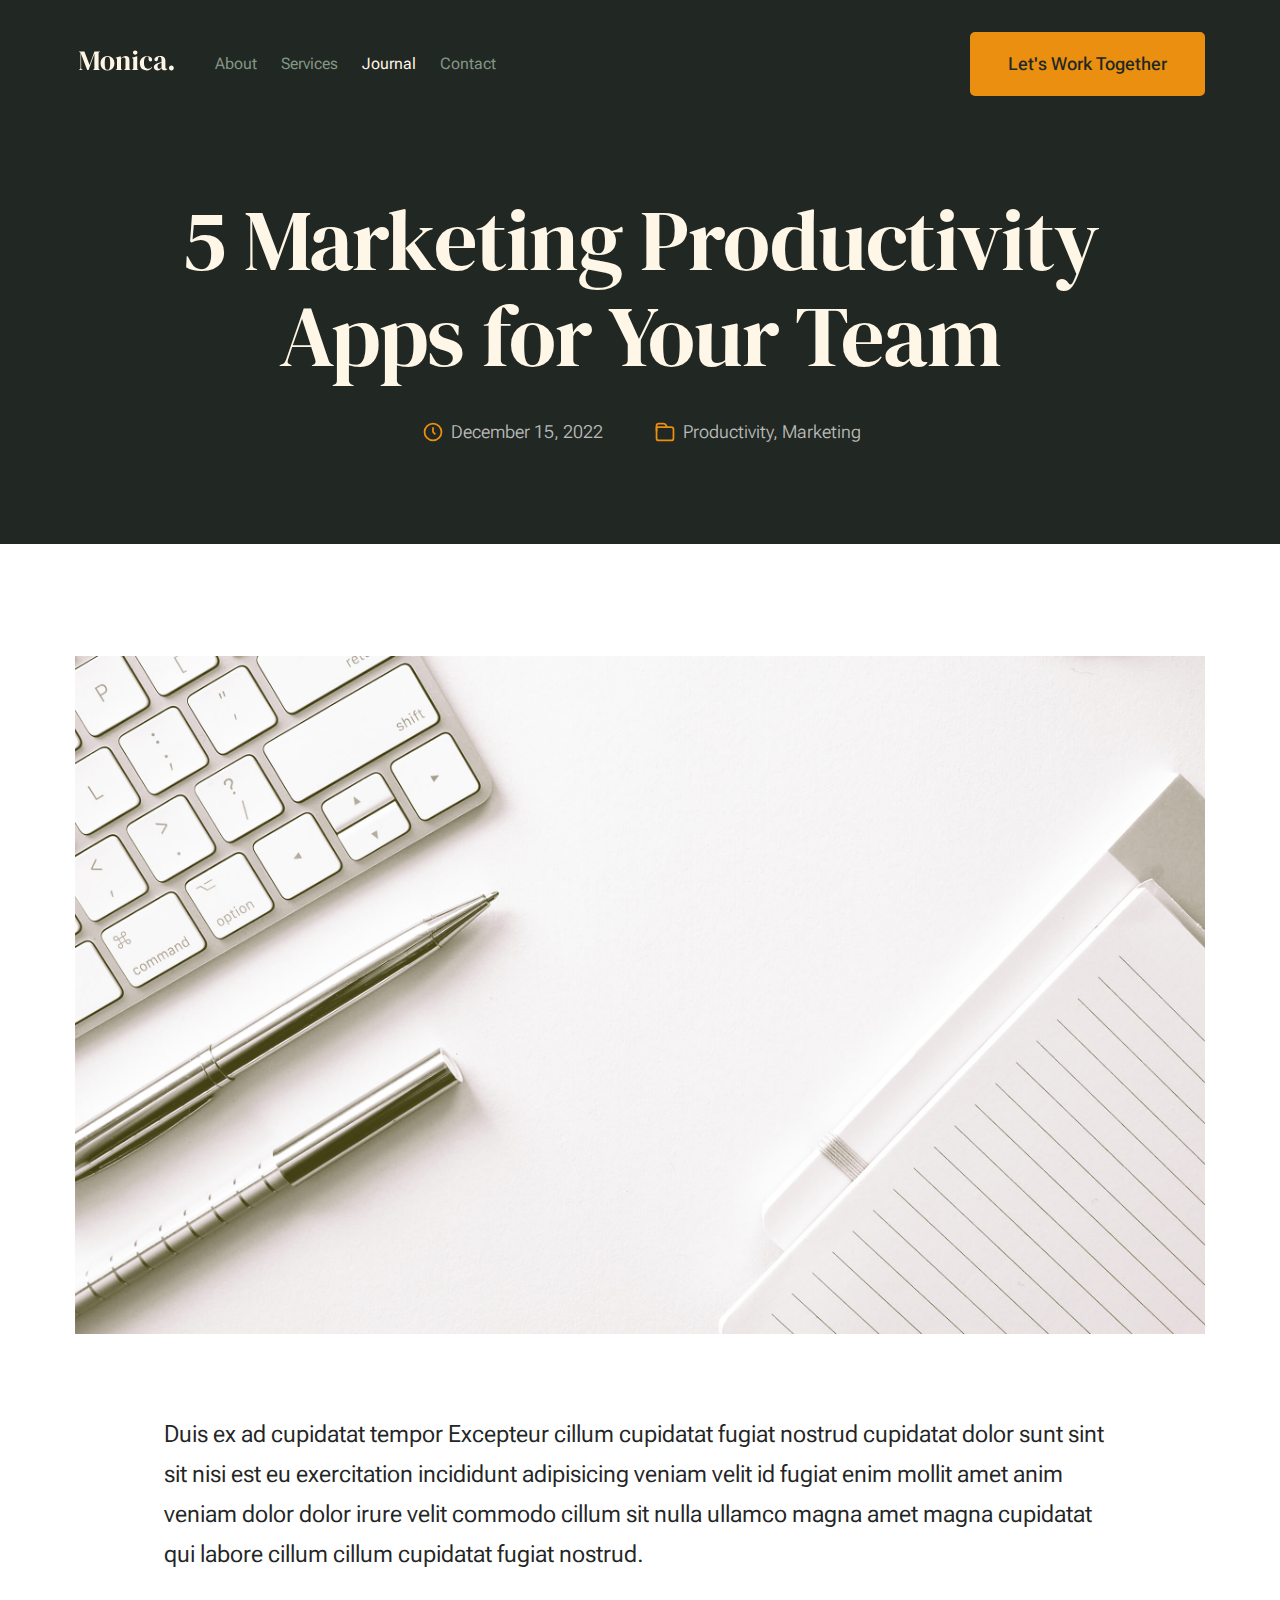
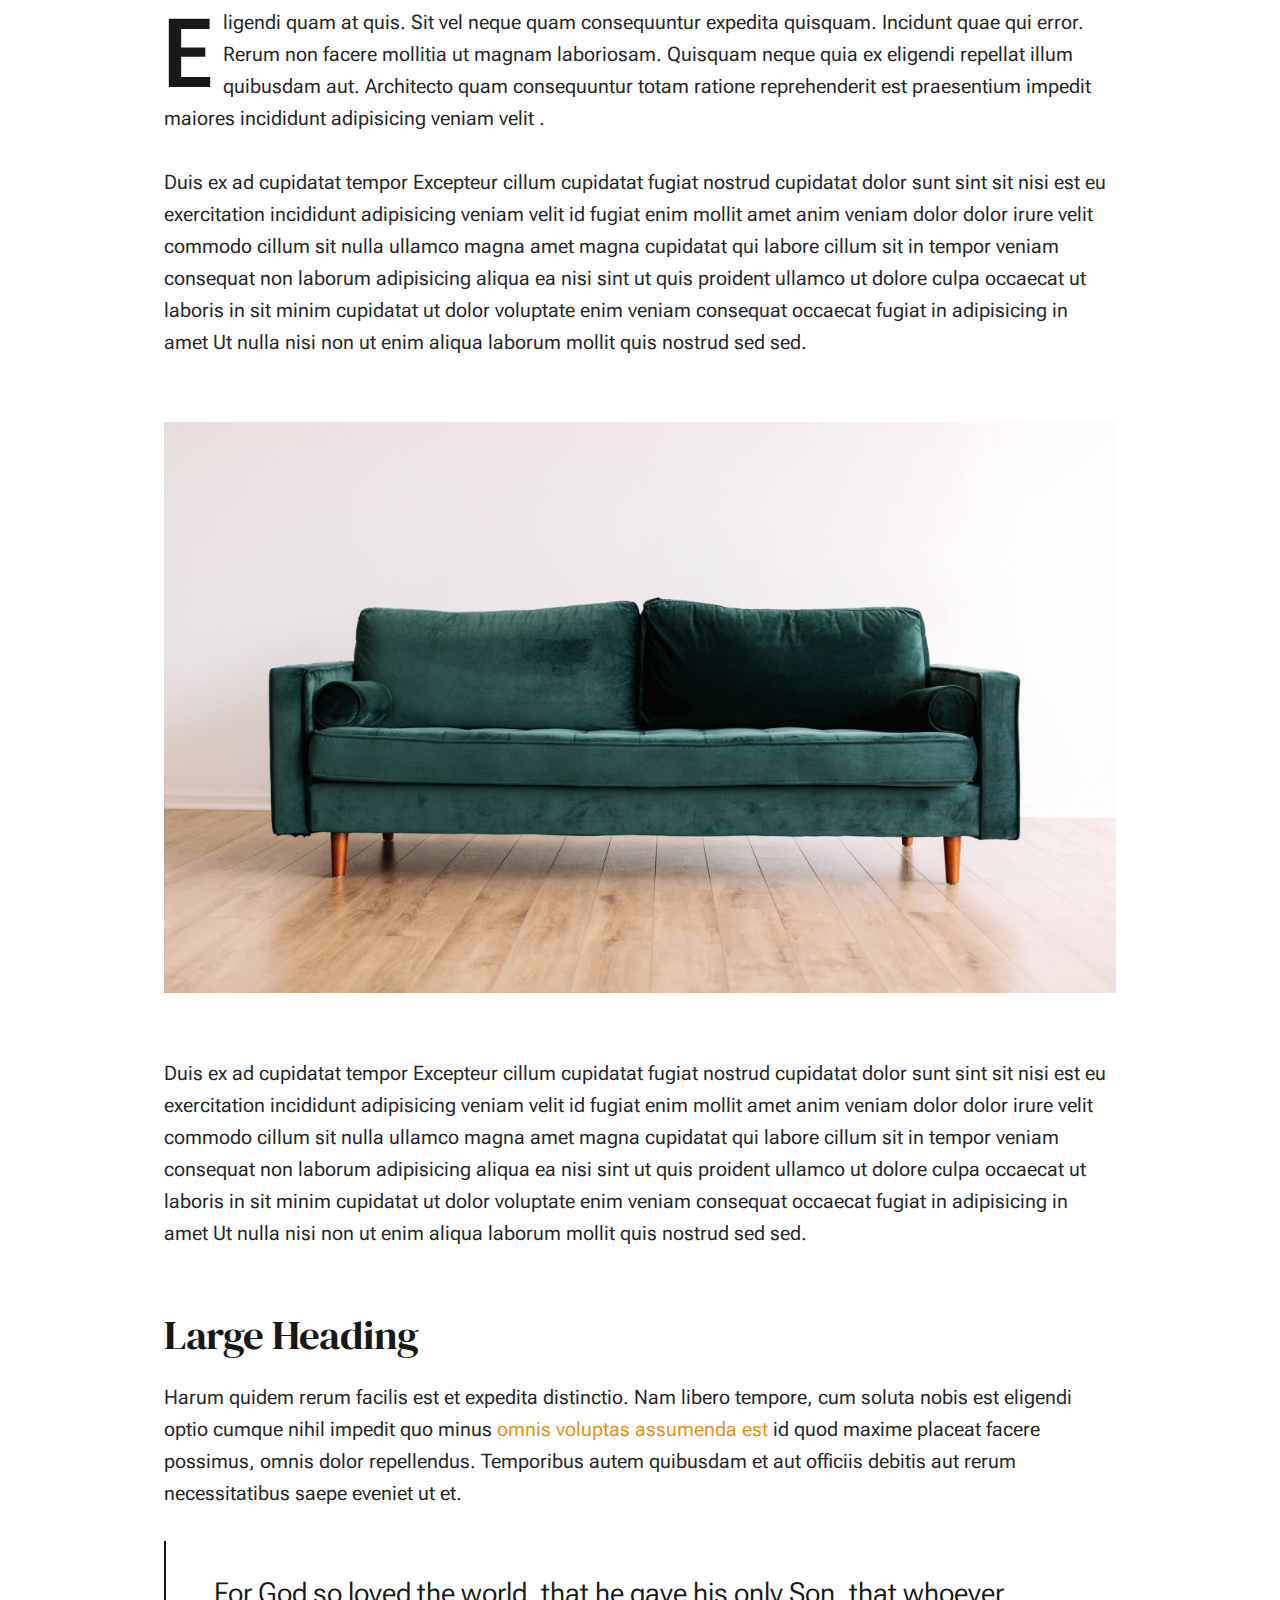
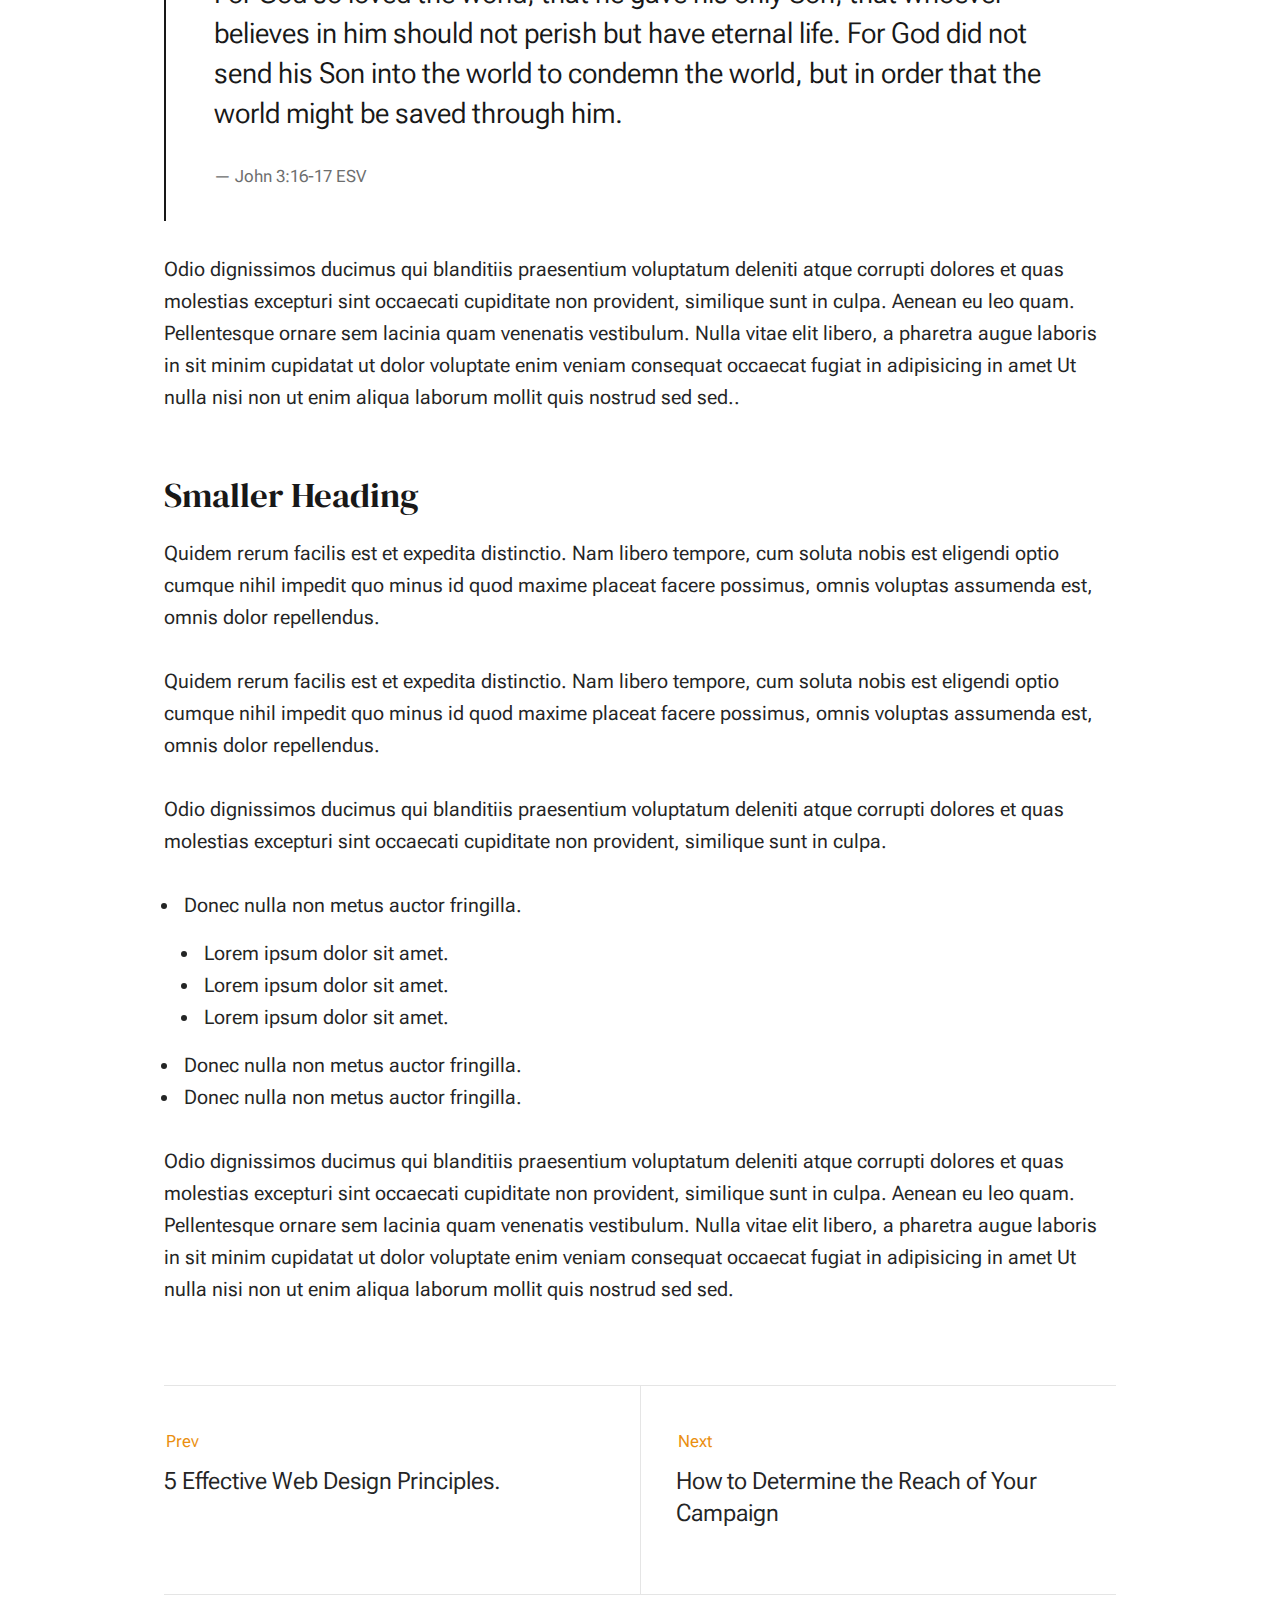
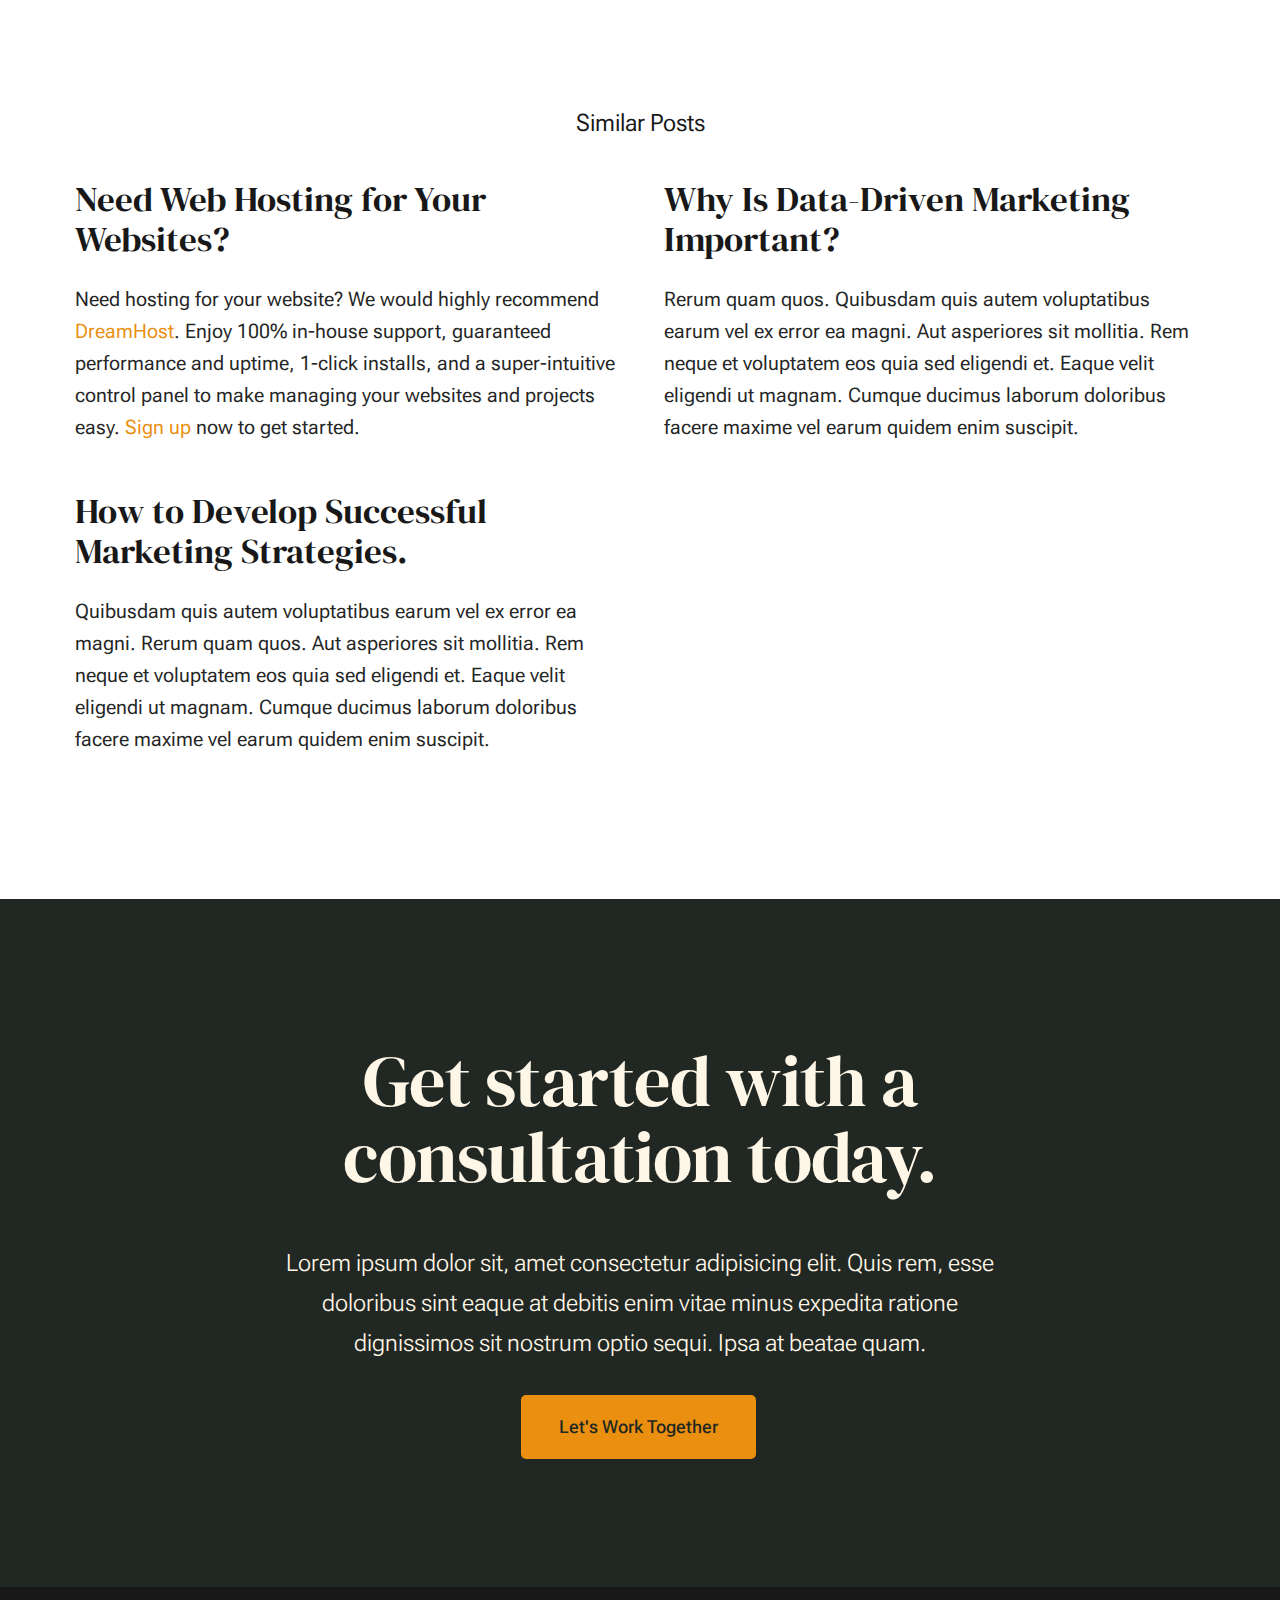
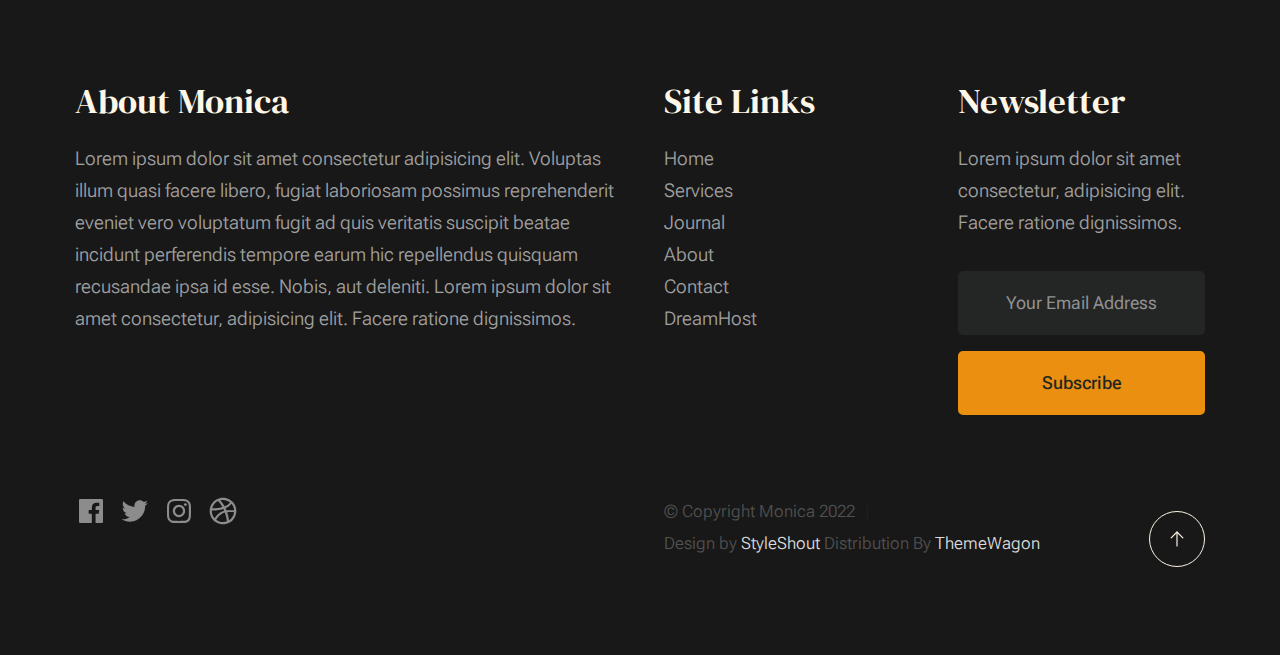
<file: Arun_PI-4/single.html>
<!DOCTYPE html>
<html lang="en" class="no-js" >
<head>

    <!--- basic page needs
    ================================================== -->
    <meta charset="utf-8">
    <meta name="viewport" content="width=device-width, initial-scale=1">
    <title>Single - Monica</title>

    <script>
        document.documentElement.classList.remove('no-js');
        document.documentElement.classList.add('js');
    </script>

    <!-- CSS
    ================================================== -->
    <link rel="stylesheet" href="css/vendor.css">
    <link rel="stylesheet" href="css/styles.css">

    <!-- favicons
    ================================================== -->
    <link rel="apple-touch-icon" sizes="180x180" href="apple-touch-icon.png">
    <link rel="icon" type="image/png" sizes="32x32" href="favicon-32x32.png">
    <link rel="icon" type="image/png" sizes="16x16" href="favicon-16x16.png">
    <link rel="manifest" href="site.webmanifest">

</head>


<body id="top">


    <!-- preloader
    ================================================== -->
    <div id="preloader">
        <div id="loader" class="dots-fade">
            <div></div>
            <div></div>
            <div></div>
        </div>
    </div>


    <!-- page wrap
    ================================================== -->
    <div id="page" class="s-pagewrap">


        <!-- # site header 
        ================================================== -->
        <header class="s-header">

            <div class="row s-header__inner width-sixteen-col">

                <div class="s-header__block">
                    <div class="s-header__logo">
                        <a class="logo" href="index.html">
                            <img src="images/logo.svg" alt="Homepage">
                        </a>
                    </div>

                    <a class="s-header__menu-toggle" href="#0"><span>Menu</span></a>
                </div> <!-- end s-header__block -->

                <nav class="s-header__nav">    
                    <ul class="s-header__menu-links">
                        <li><a href="about.html">About</a></li>
                        <li><a href="services.html">Services</a></li>
                        <li class="current"><a href="blog.html">Journal</a></li>
                        <li><a href="contact.html">Contact</a></li>
                    </ul> <!-- s-header__menu-links -->

                    <div class="s-header__contact">
                        <a href="contact.html" class="btn btn--primary s-header__contact-btn">Let's Work Together</a>
                        
                    </div> <!-- s-header__contact -->    
                </nav> <!-- end s-header__nav -->

            </div> <!-- end s-header__inner -->

        </header> <!-- end s-header -->


        <!-- # site main content
        ================================================== -->
        <article id="content" class="s-content entry">

            <div class="s-pageheader entry__header">
                <div class="row">
                    <div class="column xl-12">

                        <h1 class="entry__title">
                            5 Marketing Productivity Apps for Your Team
                        </h1> <!-- end entry__title -->

                        <div class="entry__meta">
                            <div class="entry__meta-date">
                                <svg width="24" height="24" fill="none" viewBox="0 0 24 24">
                                    <circle cx="12" cy="12" r="7.25" stroke="currentColor" stroke-width="1.5"></circle>
                                    <path stroke="currentColor" stroke-width="1.5" d="M12 8V12L14 14"></path>
                                </svg>
                                December 15, 2022 
                            </div>
                            <div class="entry__meta-cat">
                                <svg width="24" height="24" fill="none" viewBox="0 0 24 24">
                                    <path stroke="currentColor" stroke-linecap="round" stroke-linejoin="round" stroke-width="1.5" d="M19.25 17.25V9.75C19.25 8.64543 18.3546 7.75 17.25 7.75H4.75V17.25C4.75 18.3546 5.64543 19.25 6.75 19.25H17.25C18.3546 19.25 19.25 18.3546 19.25 17.25Z"></path>
                                    <path stroke="currentColor" stroke-linecap="round" stroke-linejoin="round" stroke-width="1.5" d="M13.5 7.5L12.5685 5.7923C12.2181 5.14977 11.5446 4.75 10.8127 4.75H6.75C5.64543 4.75 4.75 5.64543 4.75 6.75V11"></path>
                                </svg>                                      
                                <span class="cat-links">
                                    <a href="blog.html">Productivity</a>
                                    <a href="blog.html">Marketing</a>
                                </span>
                            </div>
                        </div> <!-- end entry__meta -->

                    </div>
                </div>
            </div> <!-- end entry__header --> 

            <div class="s-pagecontent entry__content">

                <div class="row entry__media">
                    <div class="column xl-12">
                        <figure class="featured-image">
                            <img src="images/thumbs/single/standard-1200.jpg" 
                                 srcset="images/thumbs/single/standard-2400.jpg 2400w, 
                                         images/thumbs/single/standard-1200.jpg 1200w, 
                                         images/thumbs/single/standard-600.jpg 600w" sizes="(max-width: 2400px) 100vw, 2400px" alt="">
                        </figure>
                    </div>
                </div> <!-- end entry__media -->

                <div class="row entry__primary width-narrower">
                    <div class="column xl-12"> 

                            <p class="lead">
                            Duis ex ad cupidatat tempor Excepteur cillum cupidatat fugiat nostrud cupidatat dolor 
                            sunt sint sit nisi est eu exercitation incididunt adipisicing veniam velit id fugiat 
                            enim mollit amet anim veniam dolor dolor irure velit commodo cillum sit nulla ullamco 
                            magna amet magna cupidatat qui labore cillum cillum cupidatat fugiat nostrud. </p> 

                            <p class="drop-cap">
                            Eligendi quam at quis. Sit vel neque quam consequuntur expedita quisquam. Incidunt quae 
                            qui error. Rerum non facere mollitia ut magnam laboriosam. Quisquam neque quia ex eligendi 
                            repellat illum quibusdam aut. Architecto quam consequuntur totam ratione reprehenderit est 
                            praesentium impedit maiores incididunt adipisicing veniam velit .
                            </p>
    
                            <p>
                            Duis ex ad cupidatat tempor Excepteur cillum cupidatat fugiat nostrud cupidatat dolor 
                            sunt sint sit nisi est eu exercitation incididunt adipisicing veniam velit id fugiat 
                            enim mollit amet anim veniam dolor dolor irure velit commodo cillum sit nulla ullamco 
                            magna amet magna cupidatat qui labore cillum sit in tempor veniam consequat non laborum 
                            adipisicing aliqua ea nisi sint ut quis proident ullamco ut dolore culpa occaecat ut 
                            laboris in sit minim cupidatat ut dolor voluptate enim veniam consequat occaecat fugiat 
                            in adipisicing in amet Ut nulla nisi non ut enim aliqua laborum mollit quis nostrud sed sed.
                            </p>
            
                            <figure class="alignwide">
                                <img src="images/sample-1200.jpg" 
                                     srcset="images/sample-2400.jpg 2400w, 
                                             images/sample-1200.jpg 1200w, 
                                             images/sample-600.jpg 600w" sizes="(max-width: 2400px) 100vw, 2400px" alt="">
                            </figure>
    
                            <p>
                            Duis ex ad cupidatat tempor Excepteur cillum cupidatat fugiat nostrud cupidatat dolor 
                            sunt sint sit nisi est eu exercitation incididunt adipisicing veniam velit id fugiat 
                            enim mollit amet anim veniam dolor dolor irure velit commodo cillum sit nulla ullamco 
                            magna amet magna cupidatat qui labore cillum sit in tempor veniam consequat non laborum 
                            adipisicing aliqua ea nisi sint ut quis proident ullamco ut dolore culpa occaecat ut 
                            laboris in sit minim cupidatat ut dolor voluptate enim veniam consequat occaecat fugiat 
                            in adipisicing in amet Ut nulla nisi non ut enim aliqua laborum mollit quis nostrud sed sed.
                            </p>
    
                            <h2>Large Heading</h2>
        
                            <p>
                            Harum quidem rerum facilis est et expedita distinctio. Nam libero tempore, cum soluta 
                            nobis est eligendi optio cumque nihil impedit quo minus <a href="http://#">omnis voluptas assumenda est</a> 
                            id quod maxime placeat facere possimus, omnis dolor repellendus. Temporibus autem quibusdam et 
                            aut officiis debitis aut rerum necessitatibus saepe eveniet ut et.</p>
    
                            <blockquote>
                                <p>
                                For God so loved the world, that he gave his only Son, that whoever believes in 
                                him should not perish but have eternal life. For God did not send his Son into 
                                the world to condemn the world, but in order that the world might be 
                                saved through him.
                                </p>
                                <cite>John 3:16-17 ESV</cite>
                            </blockquote>
    
                            <p>
                            Odio dignissimos ducimus qui blanditiis praesentium voluptatum deleniti atque corrupti dolores 
                            et quas molestias excepturi sint occaecati cupiditate non provident, similique sunt in culpa. 
                            Aenean eu leo quam. Pellentesque ornare sem lacinia quam venenatis vestibulum. Nulla vitae elit 
                            libero, a pharetra augue laboris in sit minim cupidatat ut dolor voluptate enim veniam consequat 
                            occaecat fugiat in adipisicing in amet Ut nulla nisi non ut enim aliqua laborum mollit quis nostrud sed sed..</p>
    
                            <h3>Smaller Heading</h3>
    
                            <p>
                            Quidem rerum facilis est et expedita distinctio. Nam libero tempore, cum soluta nobis est 
                            eligendi optio cumque nihil impedit quo minus id quod maxime placeat facere possimus, omnis voluptas 
                            assumenda est, omnis dolor repellendus.
                            </p>
    
                            <p>
                            Quidem rerum facilis est et expedita distinctio. Nam libero tempore, cum soluta nobis est 
                            eligendi optio cumque nihil impedit quo minus id quod maxime placeat facere possimus, omnis voluptas 
                            assumenda est, omnis dolor repellendus.
                            </p>
                                    
                            <p>
                            Odio dignissimos ducimus qui blanditiis praesentium voluptatum deleniti atque corrupti dolores et 
                            quas molestias excepturi sint occaecati cupiditate non provident, similique sunt in culpa.</p>
    
                            <ul>
                                <li>Donec nulla non metus auctor fringilla.
                                    <ul>
                                        <li>Lorem ipsum dolor sit amet.</li>
                                        <li>Lorem ipsum dolor sit amet.</li>
                                        <li>Lorem ipsum dolor sit amet.</li>
                                    </ul>
                                </li>
                                <li>Donec nulla non metus auctor fringilla.</li>
                                <li>Donec nulla non metus auctor fringilla.</li>
                            </ul>
    
                            <p>
                            Odio dignissimos ducimus qui blanditiis praesentium voluptatum deleniti atque corrupti dolores et quas 
                            molestias excepturi sint occaecati cupiditate non provident, similique sunt in culpa. Aenean eu leo quam. 
                            Pellentesque ornare sem lacinia quam venenatis vestibulum. Nulla vitae elit libero, a pharetra augue 
                            laboris in sit minim cupidatat ut dolor voluptate enim veniam consequat occaecat fugiat in adipisicing 
                            in amet Ut nulla nisi non ut enim aliqua laborum mollit quis nostrud sed sed.
                            </p>        

                            <div class="post-nav">
                                <div class="post-nav__prev">
                                    <a href="single-standard.html" rel="prev">
                                        <span>Prev</span>
                                        5 Effective Web Design Principles. 
                                    </a>
                                </div>
                                <div class="post-nav__next">
                                    <a href="single-standard.html" rel="next">
                                        <span>Next</span>
                                        How to Determine the Reach of Your Campaign
                                    </a>
                                </div>
                            </div> <!-- end post-nav -->                                                   
                   
                    </div> <!-- end column-->
                </div> <!-- end entry__primary -->    
                
                <div class="row related-posts">
                    <div class="column xl-12">

                        <h4 class="text-center">Similar Posts</h4>

                        <div class="grid-list-items">
                
                            <div class="grid-list-items__item blog-card">
                                <div class="blog-card__header">
                                    <h3 class="blog-card__title"><a href="https://www.dreamhost.com/r.cgi?287326">Need Web Hosting for Your Websites?</a></h3>
                                </div>
                                <div class="blog-card__text">
                                    <p>
                                    Need hosting for your website? We would highly recommend <a href="https://www.dreamhost.com/r.cgi?287326">DreamHost</a>.
                                    Enjoy 100% in-house support, guaranteed performance and uptime, 1-click installs, and a super-intuitive control 
                                    panel to make managing your websites and projects easy. <a href="https://www.dreamhost.com/r.cgi?287326">Sign up</a> now to get started.
                                    </p>
                                </div>
                            </div> <!-- end blog-card -->
                            <div class="grid-list-items__item blog-card">
                                <div class="blog-card__header">
                                    <h3 class="blog-card__title"><a href="single.html">Why Is Data-Driven Marketing Important?</a></h3>
                                </div>
                                <div class="blog-card__text">
                                    <p>
                                    Rerum quam quos. Quibusdam quis autem voluptatibus earum vel ex error ea magni. Aut asperiores 
                                    sit mollitia. Rem neque et voluptatem eos quia sed eligendi et. Eaque velit eligendi ut 
                                    magnam. Cumque ducimus laborum doloribus facere maxime vel earum quidem enim suscipit.
                                    </p>
                                </div>
                            </div> <!-- end blog-card -->
                            <div class="grid-list-items__item blog-card">
                                <div class="blog-card__header">
                                    <h3 class="blog-card__title"><a href="single.html">How to Develop Successful Marketing Strategies.</a></h3>
                                </div>
                                <div class="blog-card__text">
                                    <p>
                                    Quibusdam quis autem voluptatibus earum vel ex error ea magni. Rerum quam quos. Aut asperiores 
                                    sit mollitia. Rem neque et voluptatem eos quia sed eligendi et. Eaque velit eligendi ut 
                                    magnam. Cumque ducimus laborum doloribus facere maxime vel earum quidem enim suscipit.
                                    </p>
                                </div>
                            </div> <!-- end blog card -->
                        
                        </div> <!-- end grid-list-items -->
                          
                    </div> <!-- end column -->
                </div> <!-- end related-posts --> 

            </div> <!-- end entry__content -->

        </article> <!-- s-content entry-->
        

        <!-- # cta
        ================================================== -->
        <section id="cta" class="s-cta">

            <div class="row row-x-center text-center">
                <div class="column xl-8 lg-12">

                    <div class="s-cta__content">
                        <h2 class="text-display-title">
                        Get started with a consultation today.
                        </h2>
                        <p class="lead">
                        Lorem ipsum dolor sit, amet consectetur adipisicing elit. Quis rem, esse doloribus sint eaque at debitis enim vitae minus expedita ratione dignissimos sit nostrum optio sequi. Ipsa at beatae quam.
                        </p>
                        <a href="contact.html" class="btn btn--primary">Let's Work Together</a>
                    </div>

                </div>
            </div>

        </section> <!-- end s-cta -->


        <!-- # footer 
        ================================================== -->
        <footer class="s-footer">
            <div class="row s-footer__content">
                <div class="column xl-6 lg-6 md-12 s-footer__block s-footer__about">                    
                    <h3>About Monica</h3>
                    <p>
                    Lorem ipsum dolor sit amet consectetur adipisicing elit. Voluptas illum quasi facere libero, 
                    fugiat laboriosam possimus reprehenderit eveniet vero voluptatum fugit ad quis veritatis suscipit beatae 
                    incidunt perferendis tempore earum hic repellendus quisquam recusandae ipsa id esse. Nobis, aut deleniti.
                    Lorem ipsum dolor sit amet consectetur, adipisicing elit. Facere ratione dignissimos.
                    </p>               
                </div>                
                <div class="column xl-3 lg-6 md-12 s-footer__block s-footer__site-links">
                    <h3>Site Links</h3>
                    <ul class="link-list">
                        <li><a href="index.html">Home</a></li>
                        <li><a href="services.html">Services</a></li>
                        <li><a href="blog.html">Journal</a></li>
                        <li><a href="about.html">About</a></li>
                        <li><a href="contact.html">Contact</a></li>
                        <li><a href="https://www.dreamhost.com/r.cgi?287326">DreamHost</a></li>
                    </ul>
                </div>
                <div class="column xl-3 lg-6 md-12 tab-12 s-footer__block s-footer__newsletter">
                    <h3>Newsletter</h3>

                    <p>
                    Lorem ipsum dolor sit amet consectetur, adipisicing elit. Facere ratione dignissimos.
                    </p>

                    <div class="subscribe-form">
                        <form id="mc-form" class="mc-form">
                            <input type="email" name="EMAIL" id="mce-EMAIL" class="u-fullwidth text-center" placeholder="Your Email Address" title="The domain portion of the email address is invalid (the portion after the @)." pattern="^([^\x00-\x20\x22\x28\x29\x2c\x2e\x3a-\x3c\x3e\x40\x5b-\x5d\x7f-\xff]+|\x22([^\x0d\x22\x5c\x80-\xff]|\x5c[\x00-\x7f])*\x22)(\x2e([^\x00-\x20\x22\x28\x29\x2c\x2e\x3a-\x3c\x3e\x40\x5b-\x5d\x7f-\xff]+|\x22([^\x0d\x22\x5c\x80-\xff]|\x5c[\x00-\x7f])*\x22))*\x40([^\x00-\x20\x22\x28\x29\x2c\x2e\x3a-\x3c\x3e\x40\x5b-\x5d\x7f-\xff]+|\x5b([^\x0d\x5b-\x5d\x80-\xff]|\x5c[\x00-\x7f])*\x5d)(\x2e([^\x00-\x20\x22\x28\x29\x2c\x2e\x3a-\x3c\x3e\x40\x5b-\x5d\x7f-\xff]+|\x5b([^\x0d\x5b-\x5d\x80-\xff]|\x5c[\x00-\x7f])*\x5d))*(\.\w{2,})+$" required>
                            <input type="submit" name="subscribe" value="Subscribe" class="btn btn--primary btn--small u-fullwidth">
                            <!-- <div style="position: absolute; left: -5000px;" aria-hidden="true"><input type="text" name="b_cdb7b577e41181934ed6a6a44_9a91cfe7b3" tabindex="-1" value=""></div> -->
                            <div class="mc-status"></div>
                        </form>
                    </div>
                </div>
            </div>    
            
            <div class="row s-footer__bottom">
                <div class="column xl-6 lg-12">
                    <ul class="s-footer__social social-list">
                        <li>
                            <a href="#0">
                                <svg xmlns="http://www.w3.org/2000/svg" width="24" height="24" viewBox="0 0 24 24" style="fill:rgba(0, 0, 0, 1);transform:;-ms-filter:"><path d="M20,3H4C3.447,3,3,3.448,3,4v16c0,0.552,0.447,1,1,1h8.615v-6.96h-2.338v-2.725h2.338v-2c0-2.325,1.42-3.592,3.5-3.592 c0.699-0.002,1.399,0.034,2.095,0.107v2.42h-1.435c-1.128,0-1.348,0.538-1.348,1.325v1.735h2.697l-0.35,2.725h-2.348V21H20 c0.553,0,1-0.448,1-1V4C21,3.448,20.553,3,20,3z"></path></svg>
                                <span class="u-screen-reader-text">Facebook</span>
                            </a>
                        </li>
                        <li>
                            <a href="#0">
                                <svg xmlns="http://www.w3.org/2000/svg" width="24" height="24" viewBox="0 0 24 24" style="fill:rgba(0, 0, 0, 1);transform:;-ms-filter:"><path d="M19.633,7.997c0.013,0.175,0.013,0.349,0.013,0.523c0,5.325-4.053,11.461-11.46,11.461c-2.282,0-4.402-0.661-6.186-1.809 c0.324,0.037,0.636,0.05,0.973,0.05c1.883,0,3.616-0.636,5.001-1.721c-1.771-0.037-3.255-1.197-3.767-2.793 c0.249,0.037,0.499,0.062,0.761,0.062c0.361,0,0.724-0.05,1.061-0.137c-1.847-0.374-3.23-1.995-3.23-3.953v-0.05 c0.537,0.299,1.16,0.486,1.82,0.511C3.534,9.419,2.823,8.184,2.823,6.787c0-0.748,0.199-1.434,0.548-2.032 c1.983,2.443,4.964,4.04,8.306,4.215c-0.062-0.3-0.1-0.611-0.1-0.923c0-2.22,1.796-4.028,4.028-4.028 c1.16,0,2.207,0.486,2.943,1.272c0.91-0.175,1.782-0.512,2.556-0.973c-0.299,0.935-0.936,1.721-1.771,2.22 c0.811-0.088,1.597-0.312,2.319-0.624C21.104,6.712,20.419,7.423,19.633,7.997z"></path></svg>
                                <span class="u-screen-reader-text">Twitter</span>
                            </a>
                        </li>
                        <li>
                            <a href="#0">
                                <svg xmlns="http://www.w3.org/2000/svg" width="24" height="24" viewBox="0 0 24 24" style="fill:rgba(0, 0, 0, 1);transform:;-ms-filter:"><path d="M11.999,7.377c-2.554,0-4.623,2.07-4.623,4.623c0,2.554,2.069,4.624,4.623,4.624c2.552,0,4.623-2.07,4.623-4.624 C16.622,9.447,14.551,7.377,11.999,7.377L11.999,7.377z M11.999,15.004c-1.659,0-3.004-1.345-3.004-3.003 c0-1.659,1.345-3.003,3.004-3.003s3.002,1.344,3.002,3.003C15.001,13.659,13.658,15.004,11.999,15.004L11.999,15.004z"></path><circle cx="16.806" cy="7.207" r="1.078"></circle><path d="M20.533,6.111c-0.469-1.209-1.424-2.165-2.633-2.632c-0.699-0.263-1.438-0.404-2.186-0.42 c-0.963-0.042-1.268-0.054-3.71-0.054s-2.755,0-3.71,0.054C7.548,3.074,6.809,3.215,6.11,3.479C4.9,3.946,3.945,4.902,3.477,6.111 c-0.263,0.7-0.404,1.438-0.419,2.186c-0.043,0.962-0.056,1.267-0.056,3.71c0,2.442,0,2.753,0.056,3.71 c0.015,0.748,0.156,1.486,0.419,2.187c0.469,1.208,1.424,2.164,2.634,2.632c0.696,0.272,1.435,0.426,2.185,0.45 c0.963,0.042,1.268,0.055,3.71,0.055s2.755,0,3.71-0.055c0.747-0.015,1.486-0.157,2.186-0.419c1.209-0.469,2.164-1.424,2.633-2.633 c0.263-0.7,0.404-1.438,0.419-2.186c0.043-0.962,0.056-1.267,0.056-3.71s0-2.753-0.056-3.71C20.941,7.57,20.801,6.819,20.533,6.111z M19.315,15.643c-0.007,0.576-0.111,1.147-0.311,1.688c-0.305,0.787-0.926,1.409-1.712,1.711c-0.535,0.199-1.099,0.303-1.67,0.311 c-0.95,0.044-1.218,0.055-3.654,0.055c-2.438,0-2.687,0-3.655-0.055c-0.569-0.007-1.135-0.112-1.669-0.311 c-0.789-0.301-1.414-0.923-1.719-1.711c-0.196-0.534-0.302-1.099-0.311-1.669c-0.043-0.95-0.053-1.218-0.053-3.654 c0-2.437,0-2.686,0.053-3.655c0.007-0.576,0.111-1.146,0.311-1.687c0.305-0.789,0.93-1.41,1.719-1.712 c0.534-0.198,1.1-0.303,1.669-0.311c0.951-0.043,1.218-0.055,3.655-0.055c2.437,0,2.687,0,3.654,0.055 c0.571,0.007,1.135,0.112,1.67,0.311c0.786,0.303,1.407,0.925,1.712,1.712c0.196,0.534,0.302,1.099,0.311,1.669 c0.043,0.951,0.054,1.218,0.054,3.655c0,2.436,0,2.698-0.043,3.654H19.315z"></path></svg>
                                <span class="u-screen-reader-text">Instagram</span>
                            </a>
                        </li>
                        <li>
                            <a href="#0">
                                <svg xmlns="http://www.w3.org/2000/svg" width="24" height="24" viewBox="0 0 24 24" style="fill: rgba(0, 0, 0, 1);transform: ;msFilter:;"><path d="M20.66 6.98a9.932 9.932 0 0 0-3.641-3.64C15.486 2.447 13.813 2 12 2s-3.486.447-5.02 1.34c-1.533.893-2.747 2.107-3.64 3.64S2 10.187 2 12s.446 3.487 1.34 5.02a9.924 9.924 0 0 0 3.641 3.64C8.514 21.553 10.187 22 12 22s3.486-.447 5.02-1.34a9.932 9.932 0 0 0 3.641-3.64C21.554 15.487 22 13.813 22 12s-.446-3.487-1.34-5.02zM12 3.66c2 0 3.772.64 5.32 1.919-.92 1.174-2.286 2.14-4.1 2.9-1.002-1.813-2.088-3.327-3.261-4.54A7.715 7.715 0 0 1 12 3.66zM5.51 6.8a8.116 8.116 0 0 1 2.711-2.22c1.212 1.201 2.325 2.7 3.34 4.5-2 .6-4.114.9-6.341.9-.573 0-1.006-.013-1.3-.04A8.549 8.549 0 0 1 5.51 6.8zM3.66 12c0-.054.003-.12.01-.2.007-.08.01-.146.01-.2.254.014.641.02 1.161.02 2.666 0 5.146-.367 7.439-1.1.187.373.381.793.58 1.26-1.32.293-2.674 1.006-4.061 2.14S6.4 16.247 5.76 17.5c-1.4-1.587-2.1-3.42-2.1-5.5zM12 20.34c-1.894 0-3.594-.587-5.101-1.759.601-1.187 1.524-2.322 2.771-3.401 1.246-1.08 2.483-1.753 3.71-2.02a29.441 29.441 0 0 1 1.56 6.62 8.166 8.166 0 0 1-2.94.56zm7.08-3.96a8.351 8.351 0 0 1-2.58 2.621c-.24-2.08-.7-4.107-1.379-6.081.932-.066 1.765-.1 2.5-.1.799 0 1.686.034 2.659.1a8.098 8.098 0 0 1-1.2 3.46zm-1.24-5c-1.16 0-2.233.047-3.22.14a27.053 27.053 0 0 0-.68-1.62c2.066-.906 3.532-2.006 4.399-3.3 1.2 1.414 1.854 3.027 1.96 4.84-.812-.04-1.632-.06-2.459-.06z"></path></svg>
                                <span class="u-screen-reader-text">Dribbble</span>
                            </a>
                        </li>
                    </ul> <!-- end s-footer__social -->
                </div>
                <div class="column xl-6 lg-12">
                    <p class="ss-copyright">
                        <span>© Copyright Monica 2022</span> 
                        <span>Design by <a href="https://www.styleshout.com/">StyleShout</a> Distribution By <a href="https://themewagon.com">ThemeWagon</a></span>
                    </p>
                </div>

                <div class="ss-go-top">
                    <a class="smoothscroll" title="Back to Top" href="#top">
                        <svg xmlns="http://www.w3.org/2000/svg" viewBox="0 0 24 24" width="36" height="36" fill="none" stroke="#ffffff" stroke-width="1" stroke-linecap="round" stroke-linejoin="round">&lt;!--!  Atomicons Free 1.00 by @atisalab License - https://atomicons.com/license/ (Icons: CC BY 4.0) Copyright 2021 Atomicons --&gt;<polyline points="17 11 12 6 7 11"></polyline><line x1="12" y1="18" x2="12" y2="6"></line></svg>
                    </a>
                </div> <!-- end ss-go-top -->
            </div>
            
        </footer> <!-- end s-footer -->

    </div> <!-- end page-wrap -->

    <!-- Java Script
    ================================================== -->
    <script src="js/plugins.js"></script>
    <script src="js/main.js"></script>

</body>
</html>
</file>
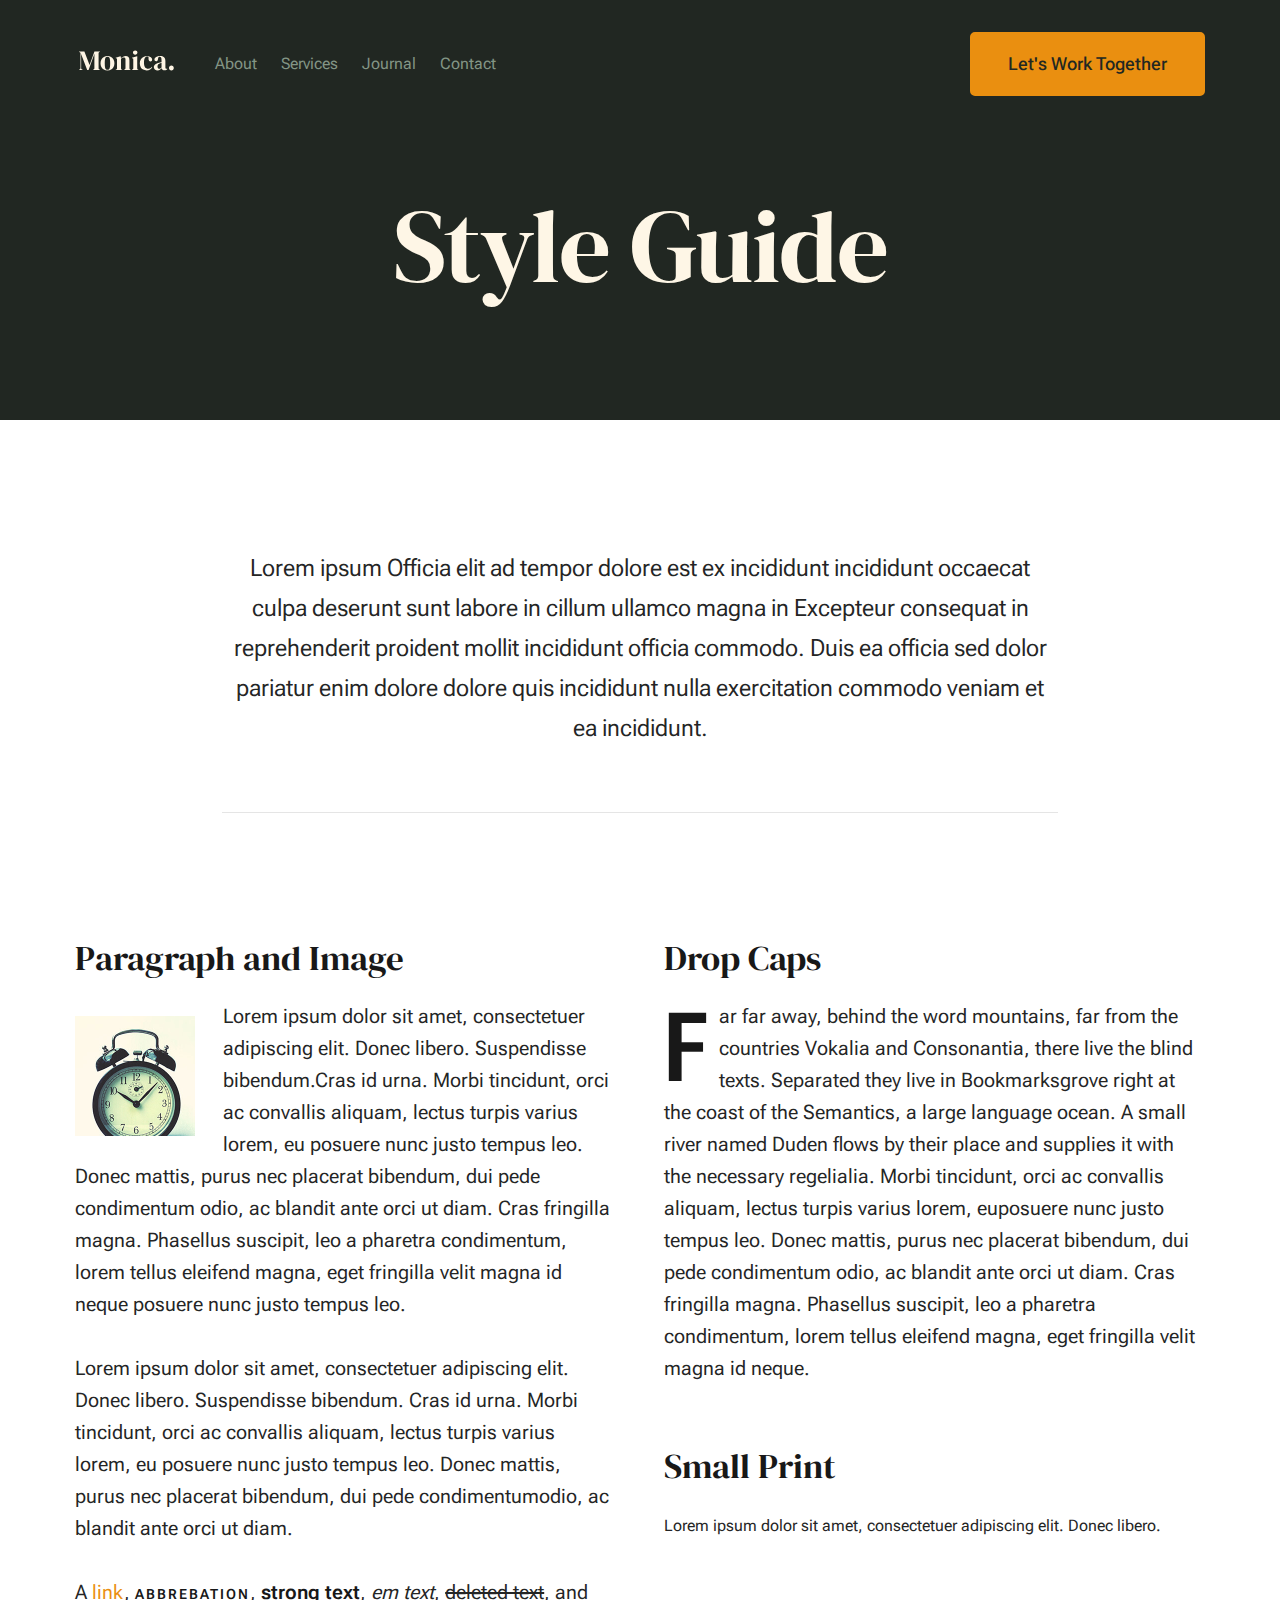
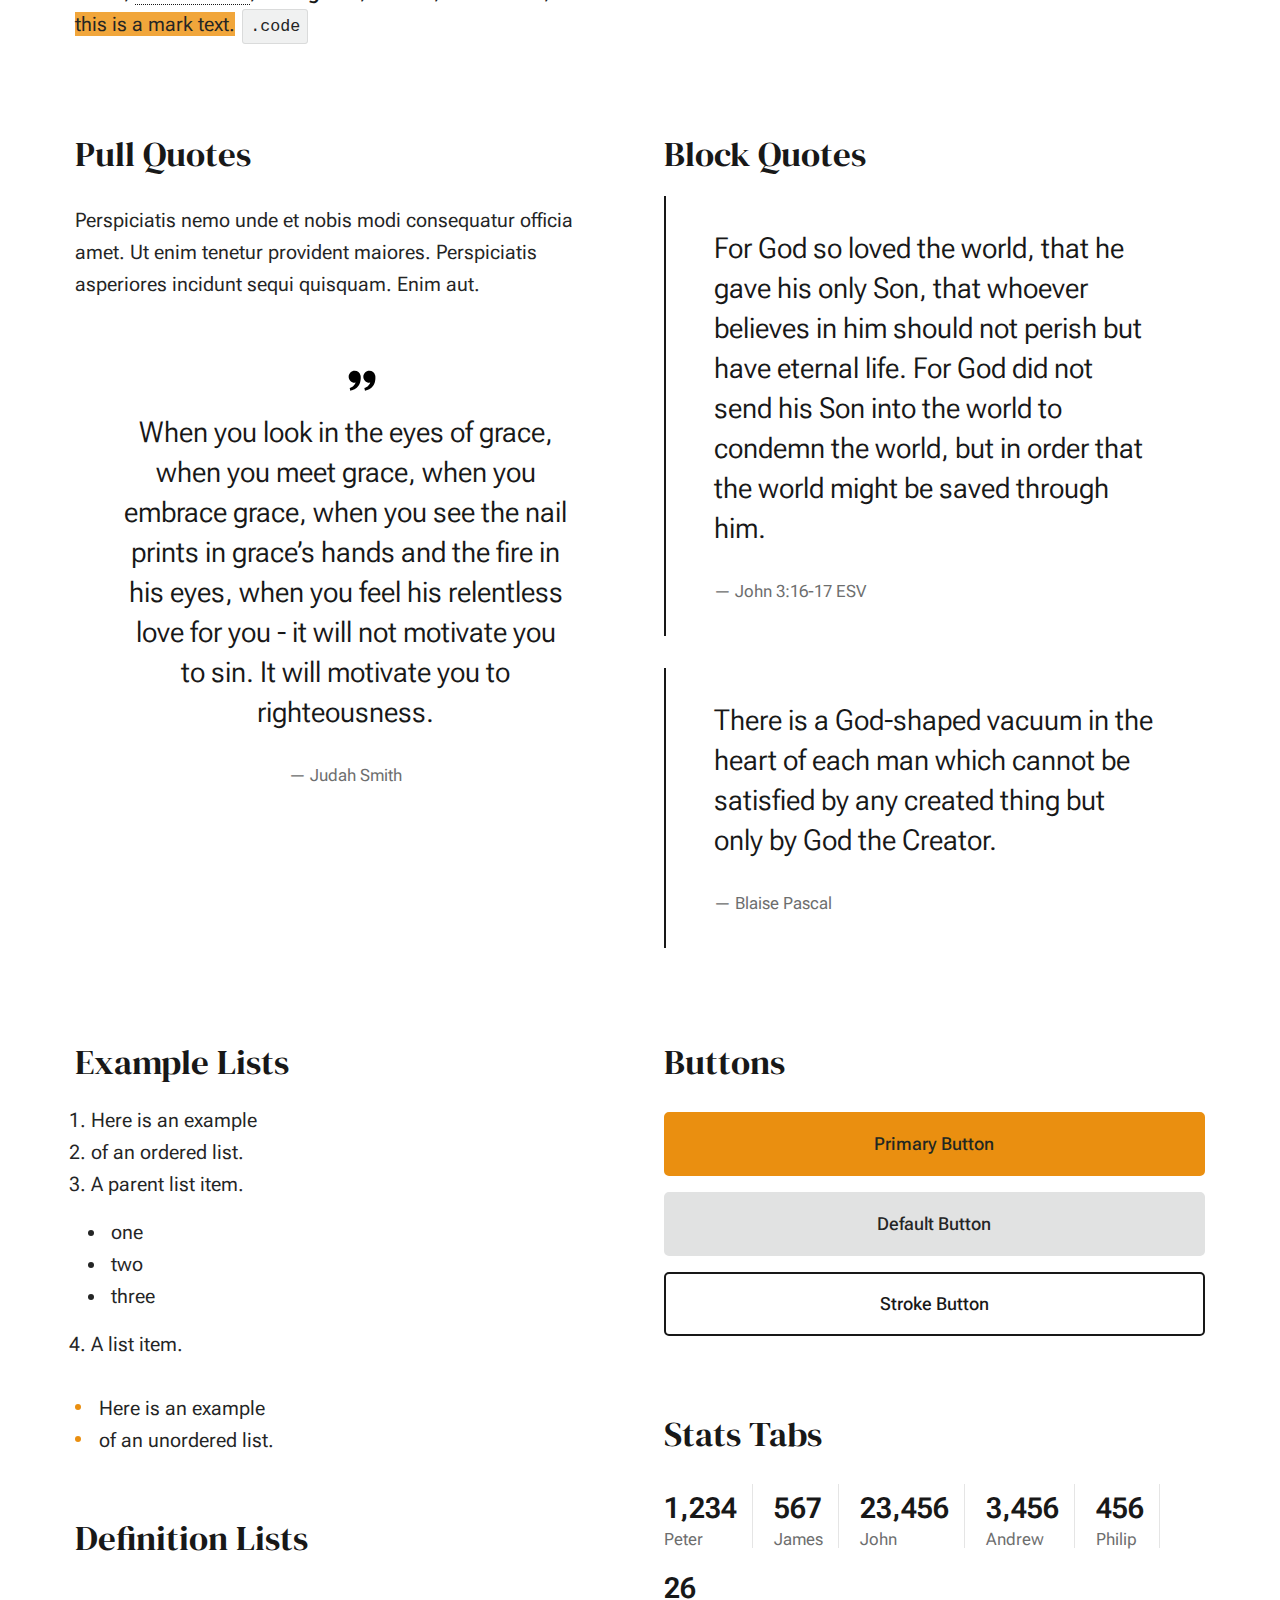
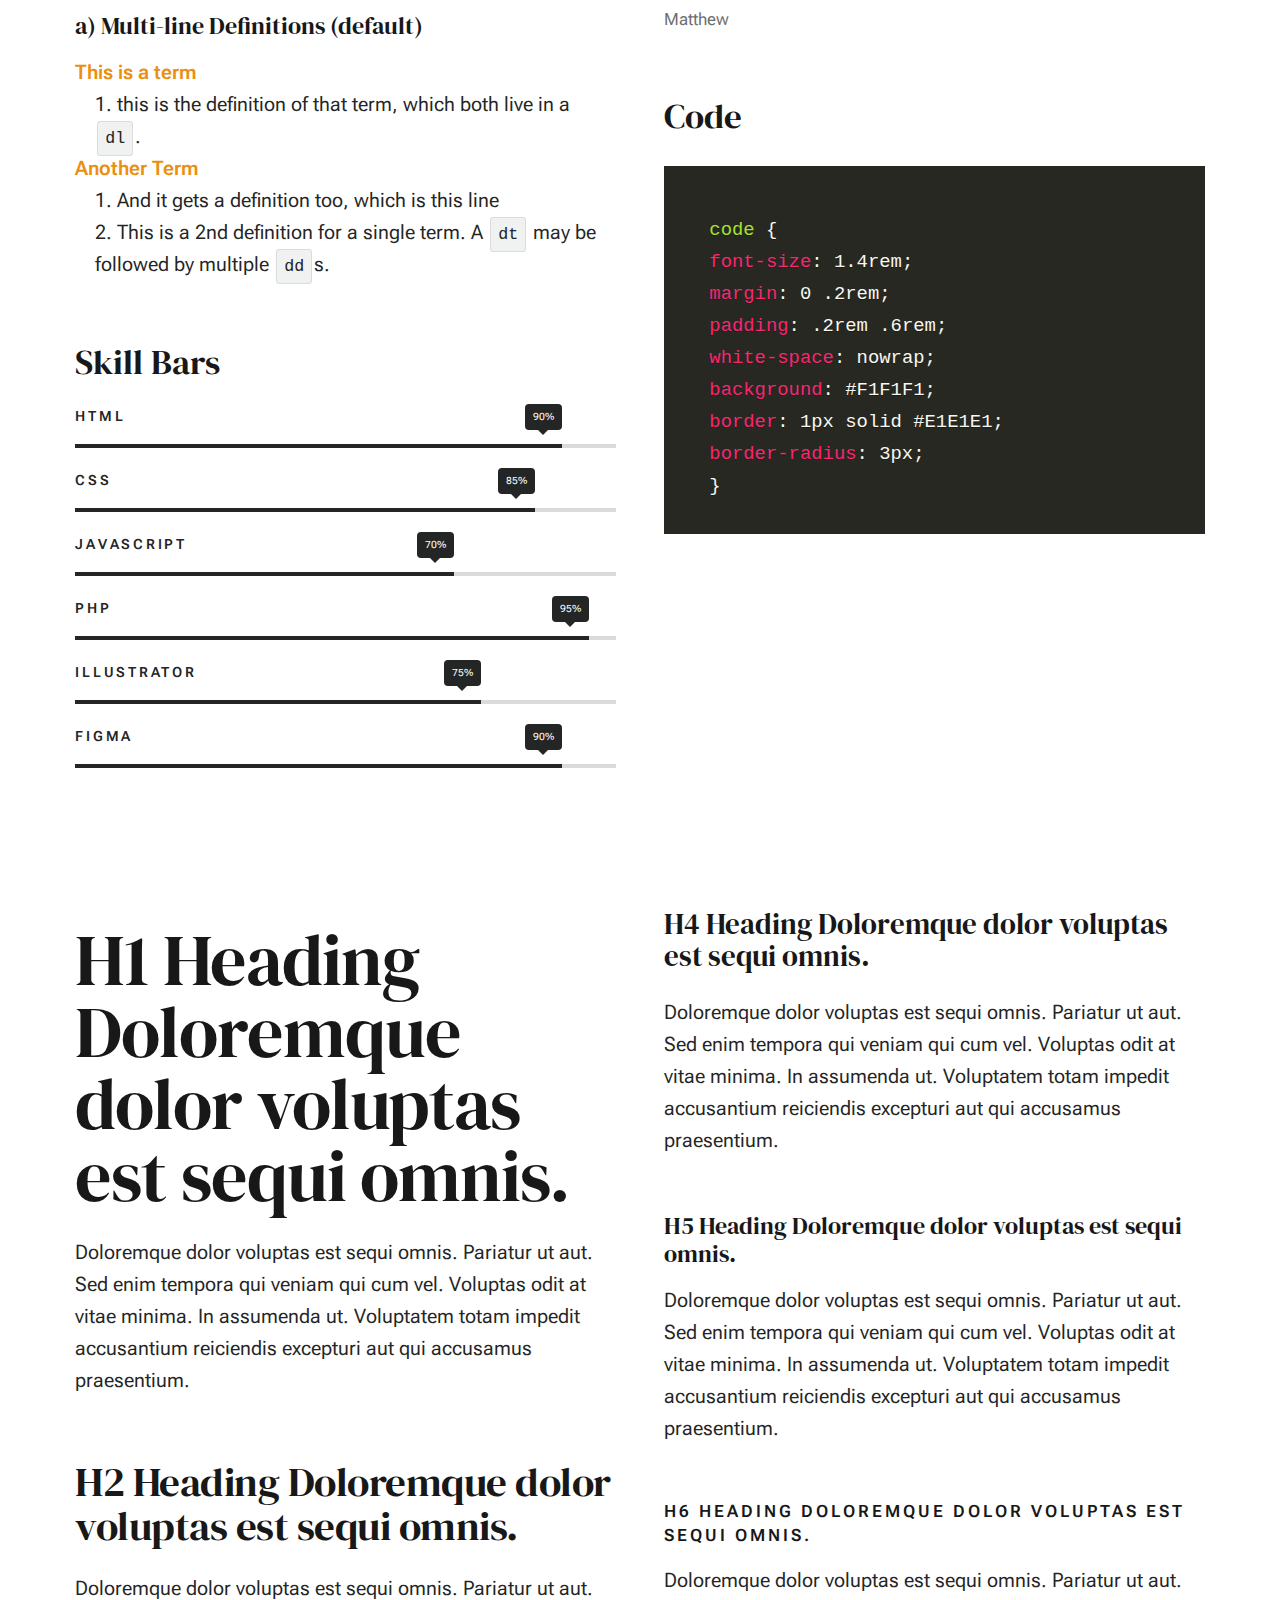
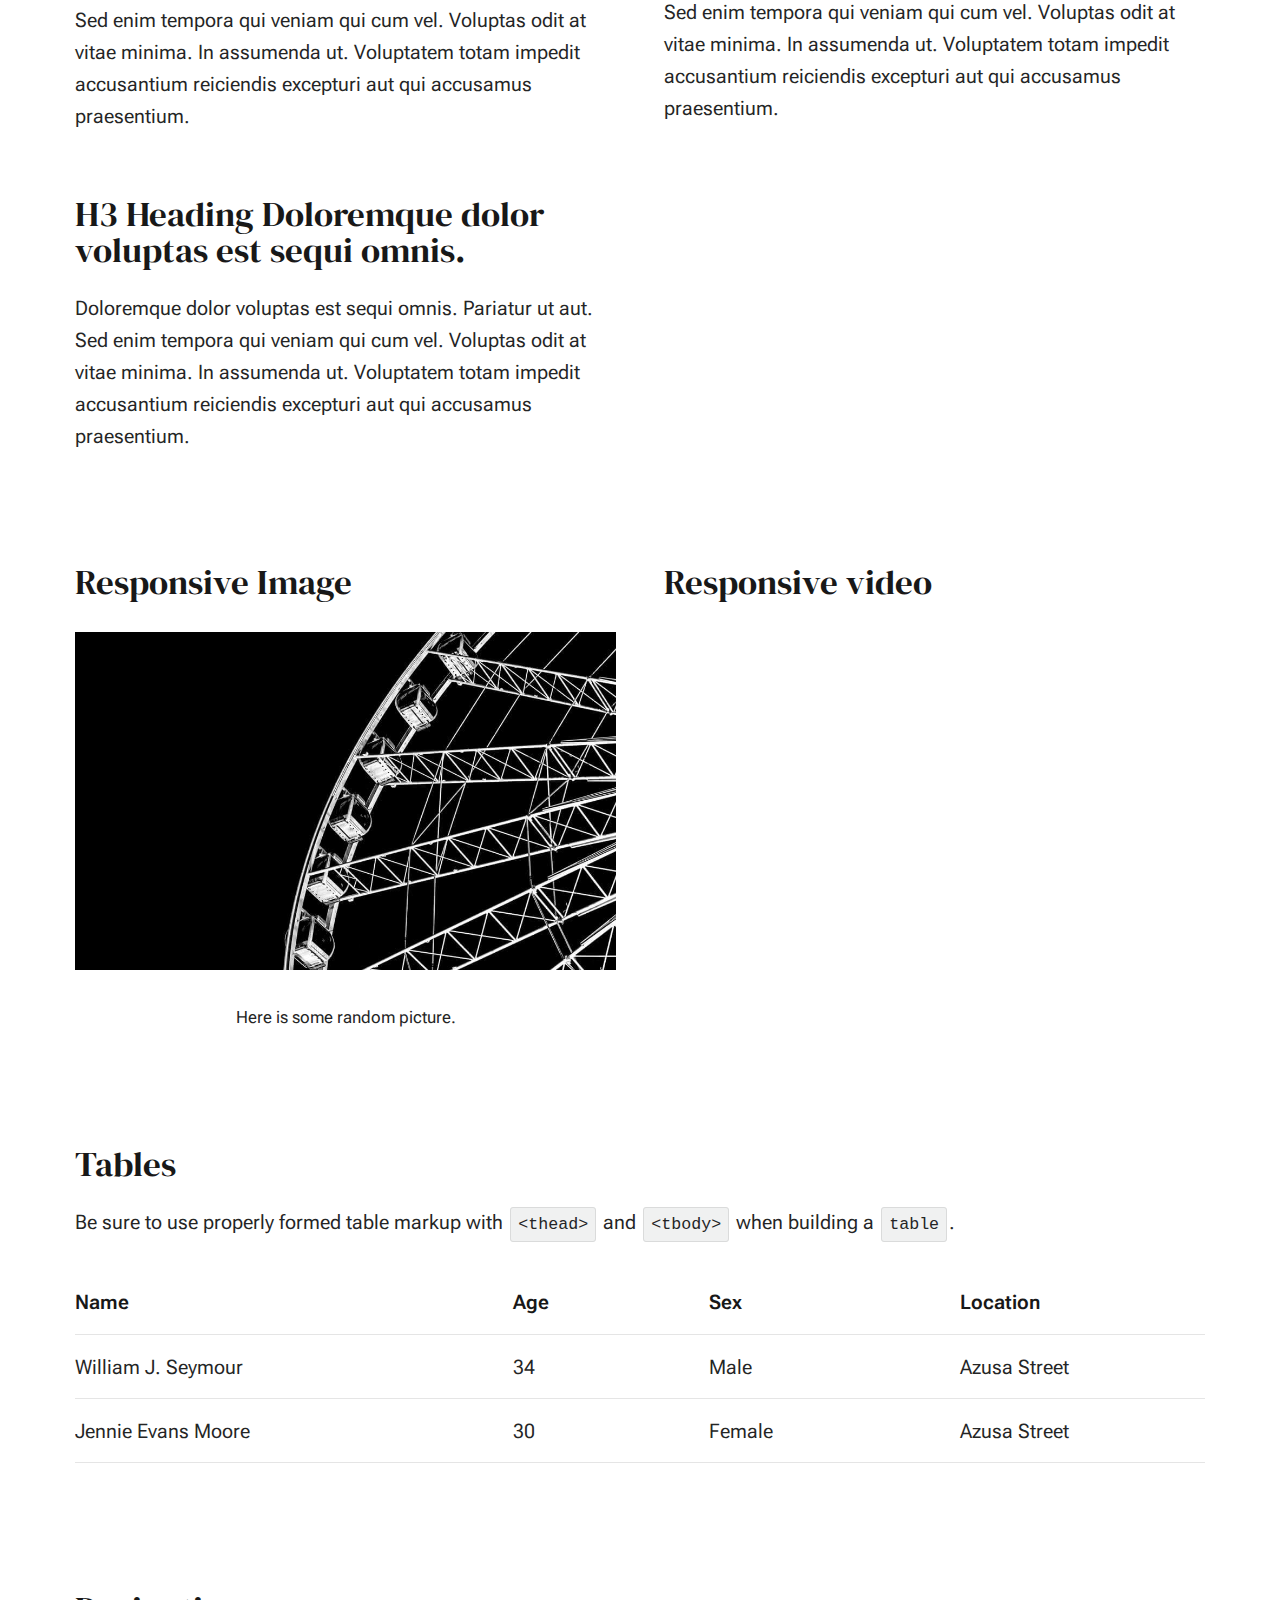
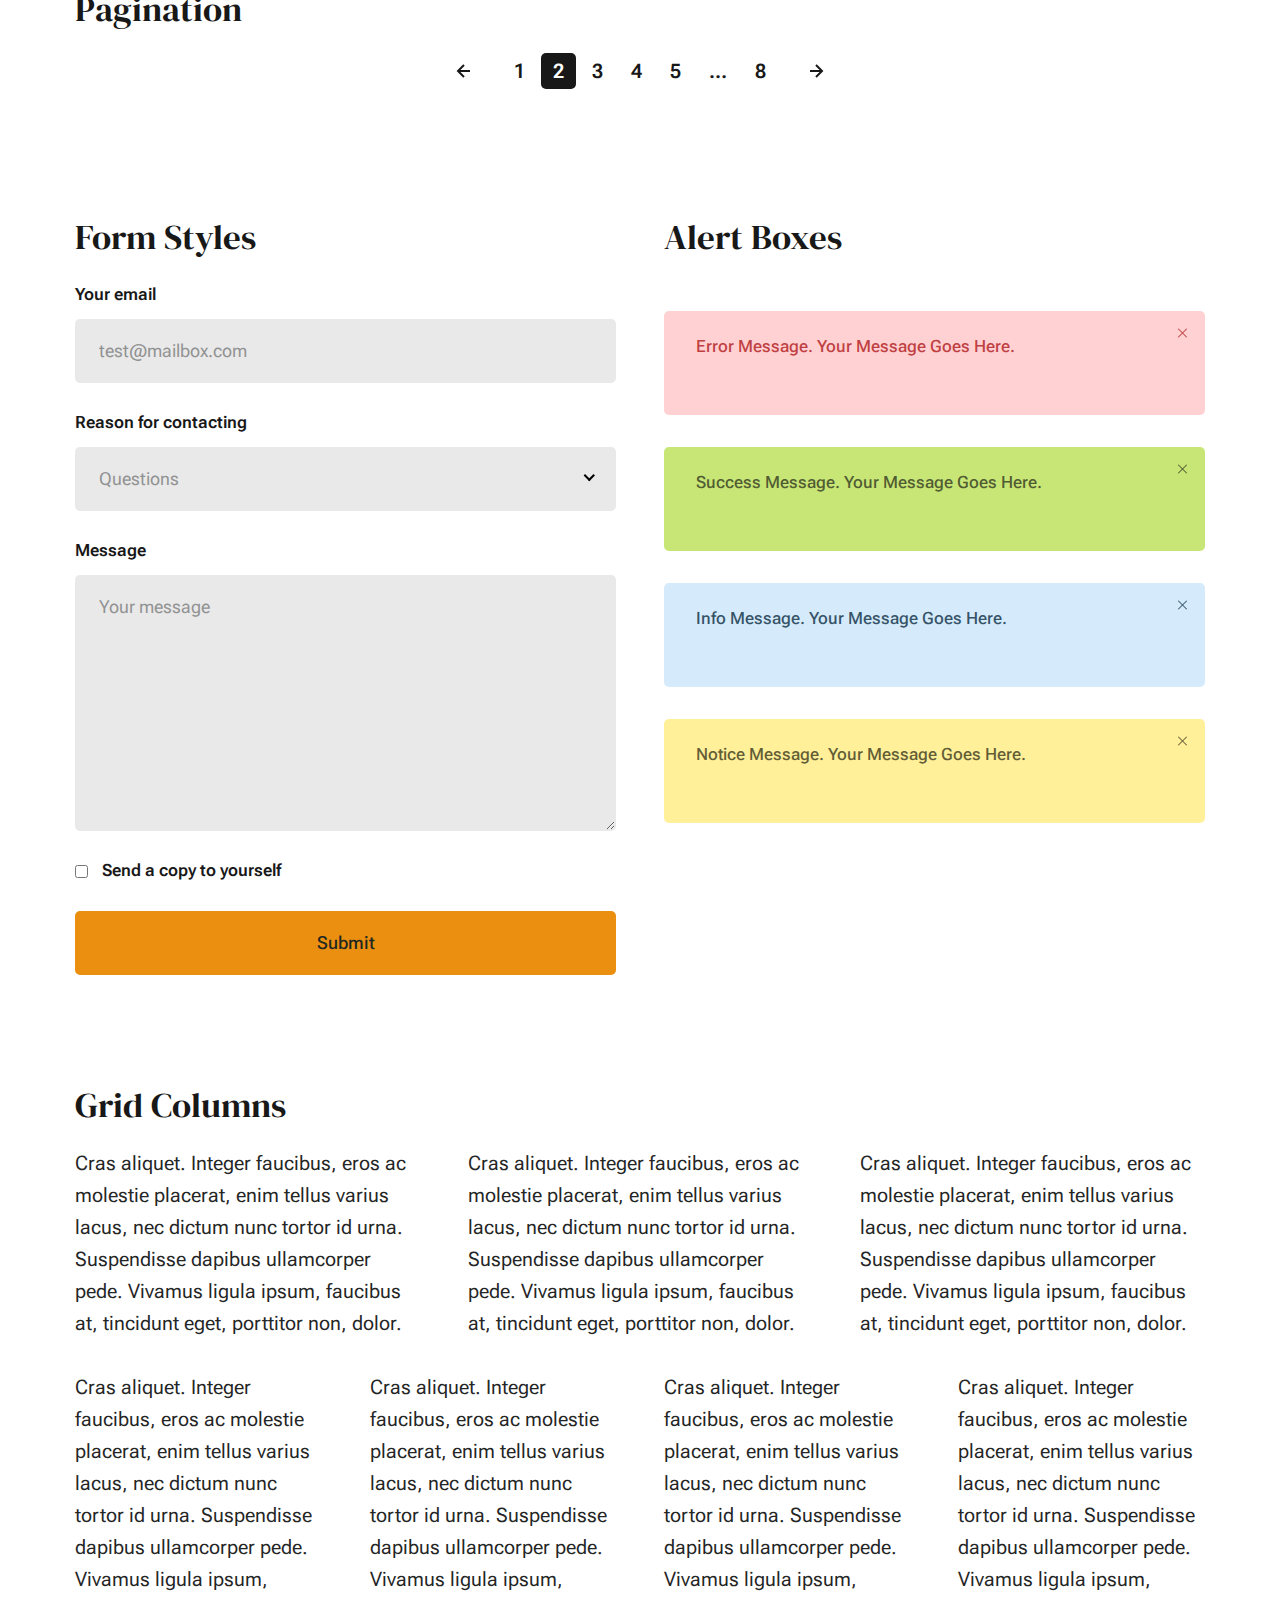
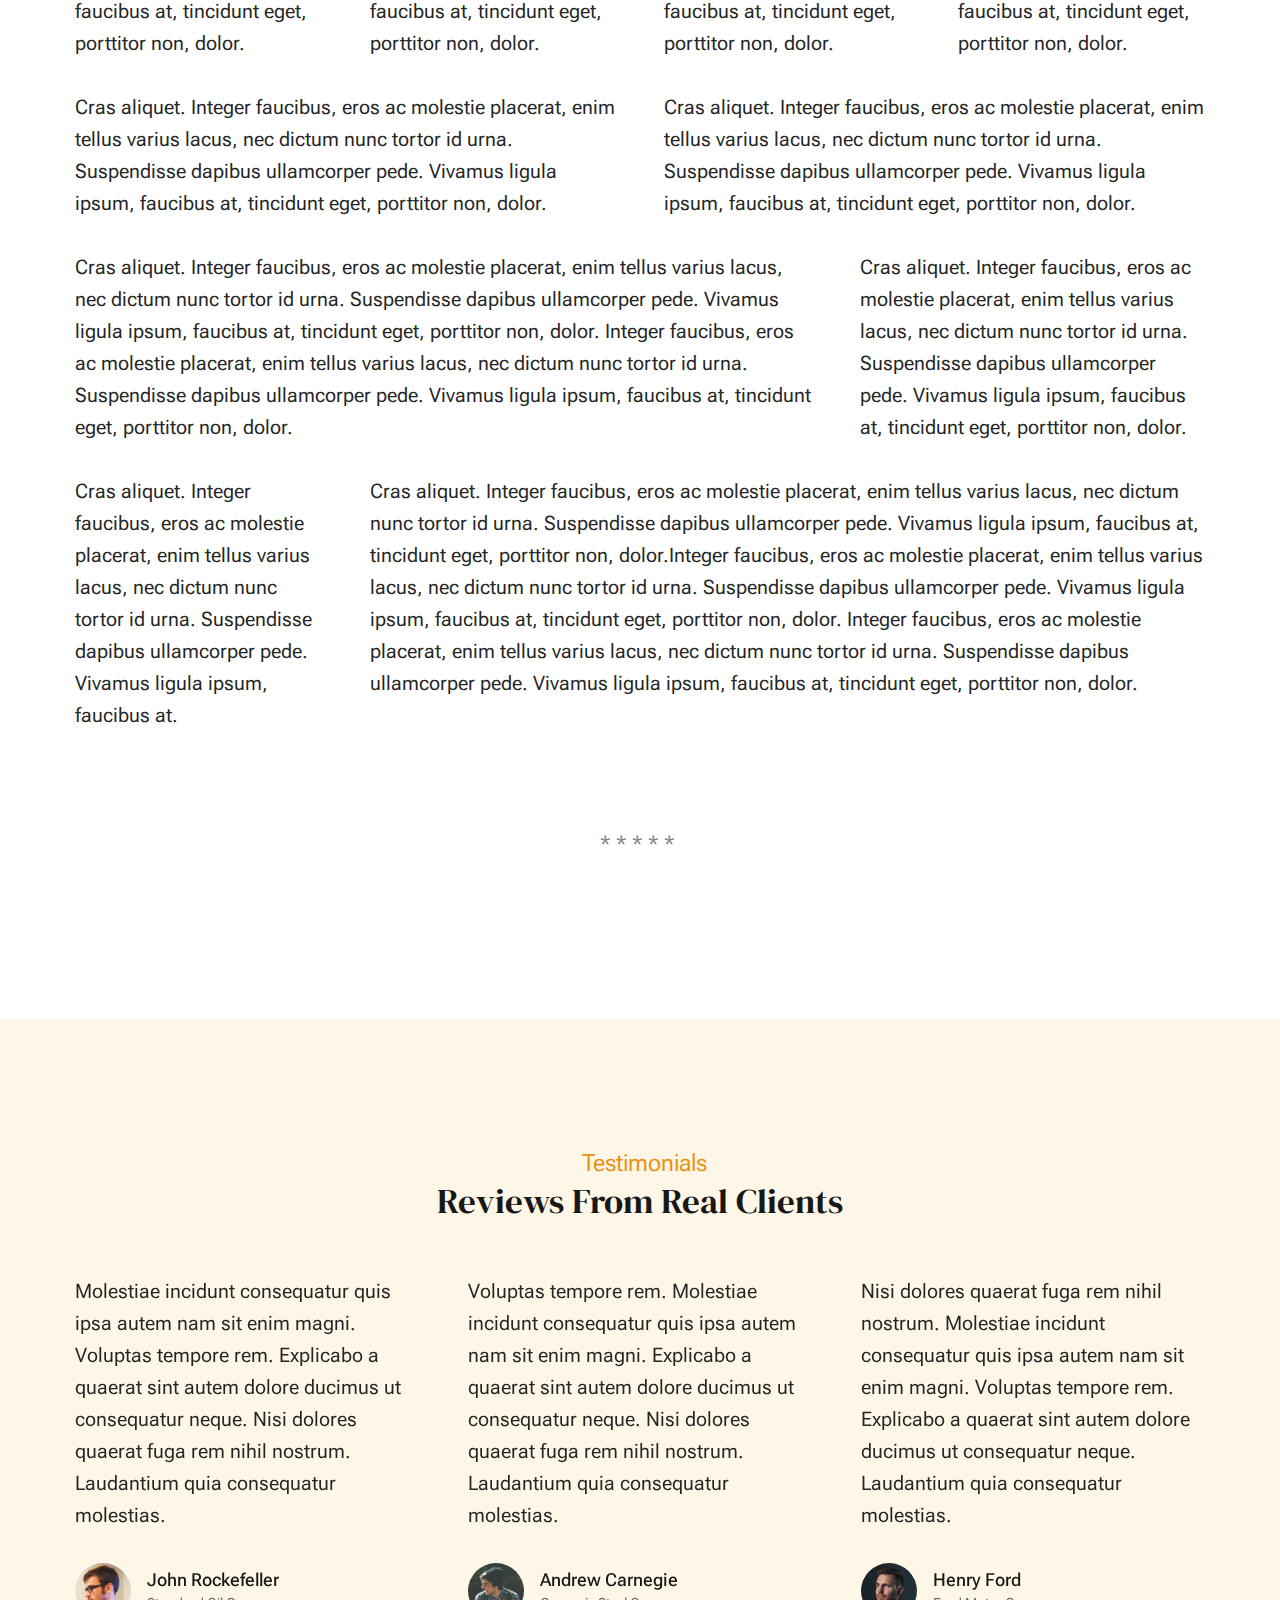
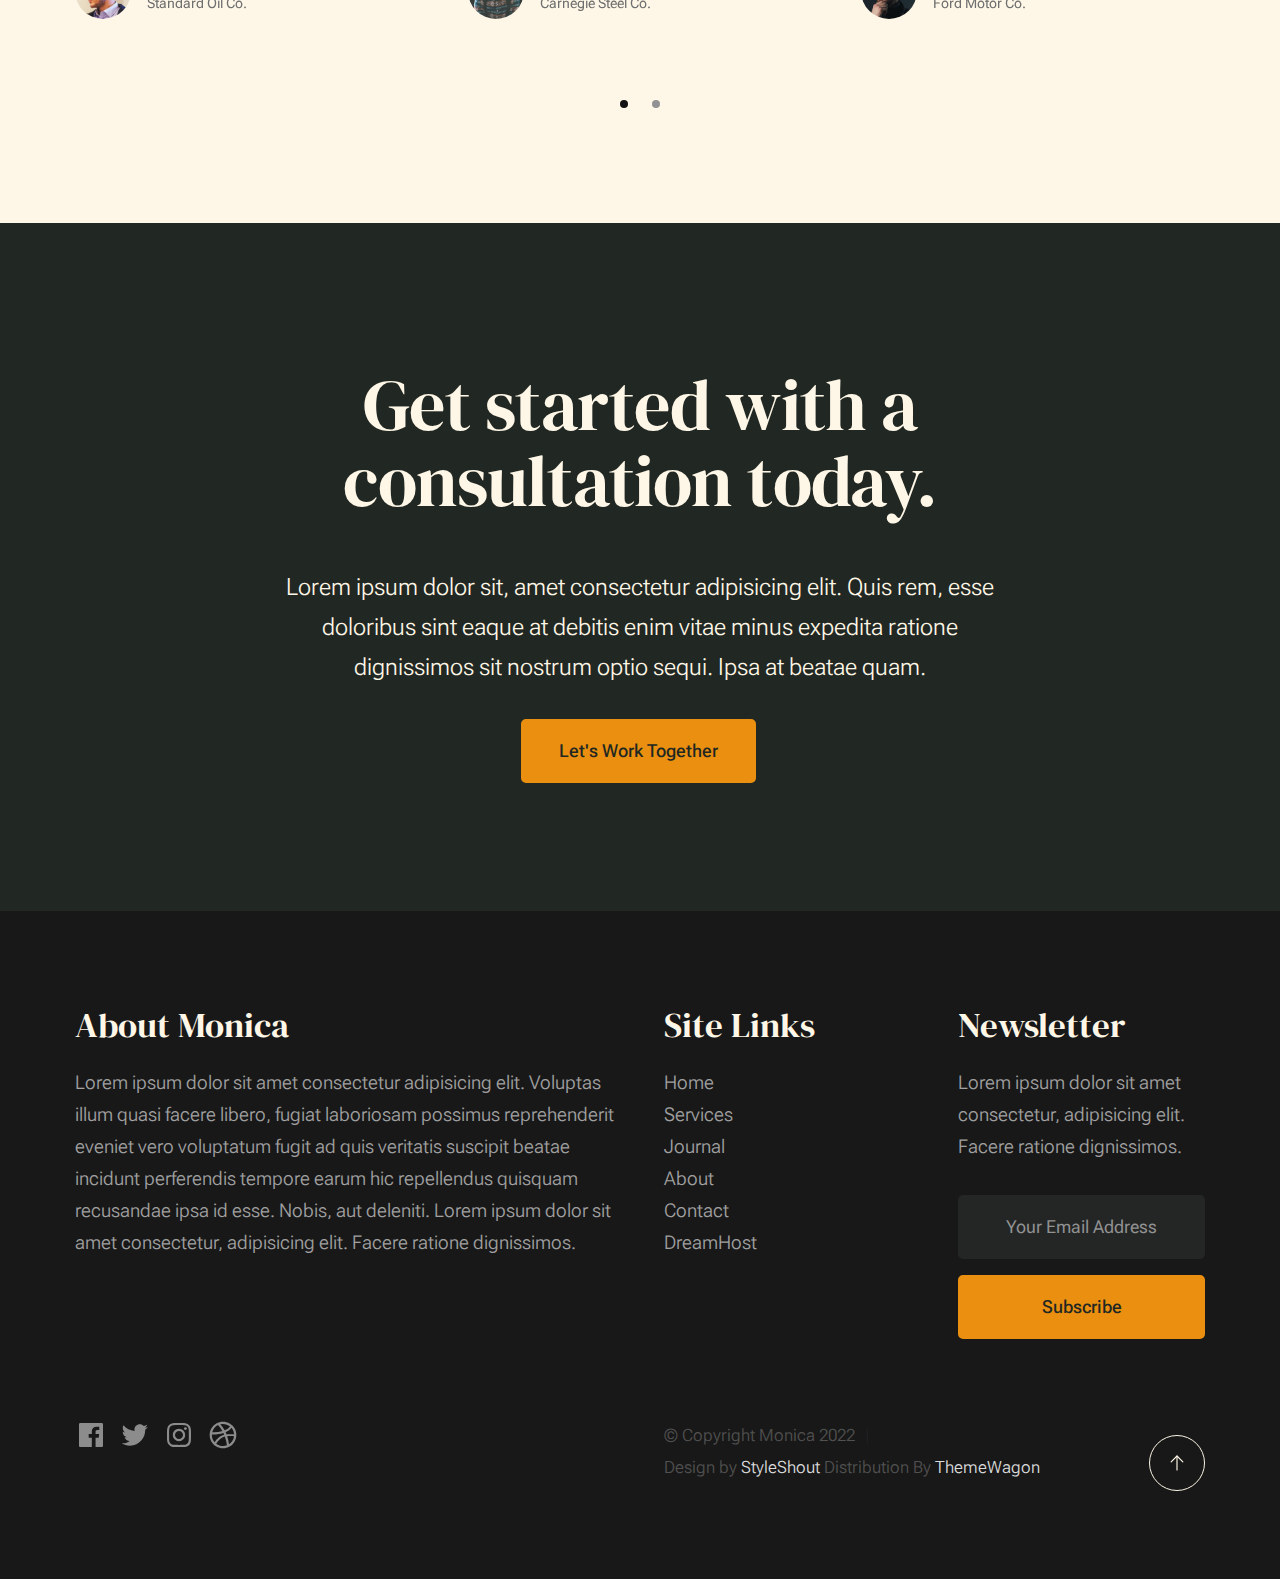
<file: Arun_PI-4/styles.html>
<!DOCTYPE html>
<html lang="en" class="no-js" >
<head>

    <!--- basic page needs
    ================================================== -->
    <meta charset="utf-8">
    <meta name="viewport" content="width=device-width, initial-scale=1">
    <title>Styles - Monica</title>

    <script>
        document.documentElement.classList.remove('no-js');
        document.documentElement.classList.add('js');
    </script>

    <!-- CSS
    ================================================== -->
    <link rel="stylesheet" href="css/vendor.css">
    <link rel="stylesheet" href="css/styles.css">

    <!-- favicons
    ================================================== -->
    <link rel="apple-touch-icon" sizes="180x180" href="apple-touch-icon.png">
    <link rel="icon" type="image/png" sizes="32x32" href="favicon-32x32.png">
    <link rel="icon" type="image/png" sizes="16x16" href="favicon-16x16.png">
    <link rel="manifest" href="site.webmanifest">

</head>


<body id="top">


    <!-- preloader
    ================================================== -->
    <div id="preloader">
        <div id="loader" class="dots-fade">
            <div></div>
            <div></div>
            <div></div>
        </div>
    </div>


    <!-- page wrap
    ================================================== -->
    <div id="page" class="s-pagewrap">


        <!-- # site header 
        ================================================== -->
        <header class="s-header">

            <div class="row s-header__inner width-sixteen-col">

                <div class="s-header__block">
                    <div class="s-header__logo">
                        <a class="logo" href="index.html">
                            <img src="images/logo.svg" alt="Homepage">
                        </a>
                    </div>

                    <a class="s-header__menu-toggle" href="#0"><span>Menu</span></a>
                </div> <!-- end s-header__block -->

                <nav class="s-header__nav">
    
                    <ul class="s-header__menu-links">
                        <li><a href="about.html">About</a></li>
                        <li><a href="services.html">Services</a></li>
                        <li><a href="blog.html">Journal</a></li>
                        <li><a href="contact.html">Contact</a></li>
                    </ul> <!-- s-header__menu-links -->

                    <div class="s-header__contact">
                        <a href="contact.html" class="btn btn--primary s-header__contact-btn">Let's Work Together</a>                        
                    </div> <!-- s-header__contact -->
    
                </nav> <!-- end s-header__nav -->

            </div> <!-- end s-header__inner -->

        </header> <!-- end s-header -->


        <!-- # site main content
        ================================================== -->
        <section id="content" class="s-content">

               <section class="s-pageheader pageheader">
                    <div class="row">
                        <div class="column xl-12">
                            <h1 class="page-title">
                               Style Guide
                            </h1>                            
                        </div>
                    </div>
               </section> <!-- end pageheader --> 

               <section class="s-pagecontent pagecontent">

                    <div class="row row-x-center text-center">

                        <div class="column tab-12 xl-9">
            
                            <p class="lead">Lorem ipsum Officia elit ad tempor dolore est ex incididunt incididunt occaecat culpa deserunt 
                            sunt labore in cillum ullamco magna in Excepteur consequat in reprehenderit proident mollit incididunt officia commodo.
                            Duis ea officia sed dolor pariatur enim dolore dolore quis incididunt nulla exercitation commodo veniam et ea incididunt.
                            </p>
            
                            <hr>
                        </div>
            
                    </div> <!-- end row -->
            
                    <div class="row">
            
                        <div class="column mob-12 md-6 stack-on-900">
            
                            <h3>Paragraph and Image</h3>
            
                            <p><a href="#"><img width="120" height="120" class="u-pull-left" alt="sample-image" src="images/sample-image.jpg"></a>
                            Lorem ipsum dolor sit amet, consectetuer adipiscing elit. Donec libero. Suspendisse bibendum.Cras id urna. Morbi 
                            tincidunt, orci ac convallis aliquam, lectus turpis varius lorem, eu posuere nunc justo tempus leo. Donec mattis, 
                            purus nec placerat bibendum, dui pede condimentum odio, ac blandit ante orci ut diam. Cras fringilla magna. 
                            Phasellus suscipit, leo a pharetra condimentum, lorem tellus eleifend magna, eget fringilla velit magna id 
                            neque posuere nunc justo tempus leo. </p>
            
                            <p>
                            Lorem ipsum dolor sit amet, consectetuer adipiscing elit. Donec libero. Suspendisse bibendum. Cras id urna. 
                            Morbi tincidunt, orci ac convallis aliquam, lectus turpis varius lorem, eu posuere nunc justo tempus leo. 
                            Donec mattis, purus nec placerat bibendum, dui pede condimentumodio, ac blandit ante orci ut diam.	
                            </p>
            
                            <p>A <a href="#">link</a>,
                            <abbr title="this really isn't a very good description">abbrebation</abbr>,
                            <strong>strong text</strong>,
                            <em>em text</em>,
                            <del>deleted text</del>, and
                            <mark>this is a mark text.</mark>
                            <code>.code</code>
                            </p>
            
                        </div>
            
                        <div class="column mob-12 md-6">
            
                            <h3>Drop Caps</h3>
            
                            <p class="drop-cap">Far far away, behind the word mountains, far from the countries Vokalia and Consonantia,
                            there live the blind texts. Separated they live in Bookmarksgrove right at the coast of the
                            Semantics, a large language ocean. A small river named Duden flows by their place and supplies it with the 
                            necessary regelialia. Morbi tincidunt, orci ac convallis aliquam, lectus turpis varius lorem, 
                            euposuere nunc justo tempus leo. Donec mattis, purus nec placerat bibendum, dui pede condimentum odio, 
                            ac blandit ante orci ut diam. Cras fringilla magna. Phasellus suscipit, leo a pharetra condimentum, 
                            lorem tellus eleifend magna, eget fringilla velit magna id neque.
                            </p>
            
                            <h3>Small Print</h3>
            
                            <p><small>Lorem ipsum dolor sit amet, consectetuer adipiscing elit. Donec libero.</small></p>
                            
                    
            
                        </div>
            
                    </div> <!-- end row -->
            
                    <div class="row">
            
                        <div class="column xl-6 md-12">
            
                            <h3 class="u-add-bottom">Pull Quotes</h3>
            
                            <p>
                            Perspiciatis nemo unde et nobis modi consequatur officia amet. Ut enim 
                            tenetur provident maiores. Perspiciatis asperiores incidunt sequi 
                            quisquam. Enim aut. 
                            </p>
            
                            <figure class="pull-quote">
                                <blockquote>
                                    <p>
                                    When you look in the eyes of grace, when you meet grace, 
                                    when you embrace grace, when you see the nail prints in 
                                    grace’s hands and the fire in his eyes, when you feel his 
                                    relentless love for you - it will not motivate you to sin. 
                                    It will motivate you to righteousness.
                                    </p>
            
                                    <footer>
                                        <cite>Judah Smith</cite>
                                    </footer>
                                </blockquote>
                            </figure>
            
            
                        </div>
            
                        <div class="column xl-6 md-12">
            
                            <h3 class="h-add-bottom">Block Quotes</h3>
            
                            <blockquote cite="http://where-i-got-my-info-from.com">
                                <p>
                                For God so loved the world, that he gave his only Son, that whoever believes in 
                                him should not perish but have eternal life. For God did not send his Son into 
                                the world to condemn the world, but in order that the world might be 
                                saved through him.
                                </p>
            
                                <footer>
                                    <cite>
                                        <a href="#0">John 3:16-17 ESV</a>
                                    </cite>
                                </footer>
            
                            </blockquote>
            
                            <blockquote>
                                <p>There is a God-shaped vacuum in the heart of each man which cannot be satisfied 
                                by any created thing but only by God the Creator.</p>
            
                                <footer>
                                    <cite>Blaise Pascal</cite>
                                </footer>
            
                            </blockquote>
            
                        </div>
            
                    </div> <!-- end row -->
            
                    <div class="row u-add-half-bottom">
            
                        <div class="column xl-6 md-12">
            
                            <h3>Example Lists</h3>
            
                            <ol>
                                <li>Here is an example</li>
                                <li>of an ordered list.</li>
                                <li>A parent list item.
                                    <ul>
                                        <li>one</li>
                                        <li>two</li>
                                        <li>three</li>
                                    </ul>
                                    </li>
                                    <li>A list item.</li>
                                </ol>
            
                            <ul class="disc">
                                <li>Here is an example</li>
                                <li>of an unordered list.</li>
                            </ul>
            
                            <h3>Definition Lists</h3>
            
                            <h5>a) Multi-line Definitions (default) </h5>
            
                            <dl class="dictionary-style">
                                <dt><strong>This is a term</strong></dt>
                                    <dd>this is the definition of that term, which both live in a <code>dl</code>.</dd>
                                <dt><strong>Another Term</strong></dt>
                                    <dd>And it gets a definition too, which is this line</dd>
                                    <dd>This is a 2<sup>nd</sup> definition for a single term. A <code>dt</code> may be followed by multiple <code>dd</code>s.</dd>
                            </dl>
            
                            <h3 class="u-add-bottom">Skill Bars</h3>
            
                            <ul class="skill-bars">
                                <li>
                                <div class="progress percent90"><span>90%</span></div>
                                <strong>HTML</strong>
                                </li>
                                <li>
                                <div class="progress percent85"><span>85%</span></div>
                                <strong>CSS</strong>
                                </li>
                                <li>
                                <div class="progress percent70"><span>70%</span></div>
                                <strong>Javascript</strong>
                                </li>
                                <li>
                                <div class="progress percent95"><span>95%</span></div>
                                <strong>PHP</strong>
                                </li>
                                <li>
                                <div class="progress percent75"><span>75%</span></div>
                                <strong>Illustrator</strong>
                                </li>
                                <li>
                                <div class="progress percent90"><span>90%</span></div>
                                <strong>Figma</strong>
                                </li>
                            </ul>
            
                        </div>
            
                        <div class="column xl-6 md-12">
            
                            <h3 class="u-add-bottom">Buttons</h3>
            
                            <p>
                                <a class="btn btn--primary u-fullwidth" href="#0">Primary Button</a>
                                <a class="btn u-fullwidth" href="#0">Default Button</a>
                                <a class="btn btn--stroke u-fullwidth" href="#0">Stroke Button</a>
                            </p>
            
                            <h3>Stats Tabs</h3>
            
                            <ul class="stats-tabs">
                                <li><a href="#0">1,234 <em>Peter</em></a></li>
                                <li><a href="#0">567 <em>James</em></a></li>
                                <li><a href="#0">23,456 <em>John</em></a></li>
                                <li><a href="#0">3,456 <em>Andrew</em></a></li>
                                <li><a href="#0">456 <em>Philip</em></a></li>
                                <li><a href="#0">26 <em>Matthew</em></a></li>
                            </ul>
            
                            <h3 class="u-add-bottom">Code</h3>
            
<pre><code class="language-css">
    code {
    font-size: 1.4rem;
    margin: 0 .2rem;
    padding: .2rem .6rem;
    white-space: nowrap;
    background: #F1F1F1;
    border: 1px solid #E1E1E1;	
    border-radius: 3px;
    }
</code></pre>
            
                        </div>
            
                    </div> <!-- end row -->
            
                    <div class="row u-add-half-bottom">
            
                        <div class="column xl-6 md-12">
                                
                            <h1>H1 Heading Doloremque dolor voluptas est sequi omnis.</h1>
                            <p>Doloremque dolor voluptas est sequi omnis. Pariatur ut aut. Sed enim tempora qui veniam qui cum vel. 
                            Voluptas odit at vitae minima. In assumenda ut. Voluptatem totam impedit accusantium reiciendis excepturi aut qui accusamus praesentium.</p>
            
                            <h2>H2 Heading Doloremque dolor voluptas est sequi omnis.</h2>
                            <p>Doloremque dolor voluptas est sequi omnis. Pariatur ut aut. Sed enim tempora qui veniam qui cum vel. 
                            Voluptas odit at vitae minima. In assumenda ut. Voluptatem totam impedit accusantium reiciendis excepturi aut qui accusamus praesentium.</p>
            
                            <h3>H3 Heading Doloremque dolor voluptas est sequi omnis.</h3>
                            <p>Doloremque dolor voluptas est sequi omnis. Pariatur ut aut. Sed enim tempora qui veniam qui cum vel. 
                            Voluptas odit at vitae minima. In assumenda ut. Voluptatem totam impedit accusantium reiciendis excepturi aut qui accusamus praesentium.</p>
            
                            
                        </div>
            
                        <div class="column xl-6 md-12">
                            <h4>H4 Heading Doloremque dolor voluptas est sequi omnis.</h4>
                            <p>Doloremque dolor voluptas est sequi omnis. Pariatur ut aut. Sed enim tempora qui veniam qui cum vel. 
                            Voluptas odit at vitae minima. In assumenda ut. Voluptatem totam impedit accusantium reiciendis excepturi aut qui accusamus praesentium.</p>
            
                            <h5>H5 Heading Doloremque dolor voluptas est sequi omnis.</h5>
                            <p>Doloremque dolor voluptas est sequi omnis. Pariatur ut aut. Sed enim tempora qui veniam qui cum vel. 
                            Voluptas odit at vitae minima. In assumenda ut. Voluptatem totam impedit accusantium reiciendis excepturi aut qui accusamus praesentium.</p>
            
                            <h6>H6 Heading Doloremque dolor voluptas est sequi omnis.</h6>
                            <p>Doloremque dolor voluptas est sequi omnis. Pariatur ut aut. Sed enim tempora qui veniam qui cum vel. 
                            Voluptas odit at vitae minima. In assumenda ut. Voluptatem totam impedit accusantium reiciendis excepturi aut qui accusamus praesentium.</p>
                
                            
                        </div>
            
                    </div> <!-- end row -->
            
                    <div class="row u-add-half-bottom">
            
                        <div class="column xl-6 md-12">
            
                            <h3 class="u-add-bottom">Responsive Image</h3>
            
                            <figure>
                                <img src="images/wheel-500.jpg" 
                                srcset="images/wheel-1000.jpg 1000w, 
                                images/wheel-500.jpg 500w" 
                                sizes="(max-width: 1000px) 100vw, 1000px" alt="">
            
                                <figcaption>
                                    Here is some random picture.
                                </figcaption>
                            </figure>
            
                        </div>
            
                        <div class="column xl-6 md-12">
            
                            <h3 class="u-add-bottom">Responsive video</h3>
            
                            <div class="video-container">
                            <iframe src="https://player.vimeo.com/video/14592941?color=00a650&title=0&byline=0&portrait=0" width="500" height="281" frameborder="0" webkitallowfullscreen mozallowfullscreen allowfullscreen></iframe> 
                            </div>
            
                        </div>
                        
                    </div> <!-- end row -->
            
                    <div class="row u-add-bottom">
            
                        <div class="column xl-12">
            
                            <h3>Tables</h3>
                            <p>Be sure to use properly formed table markup with <code>&lt;thead&gt;</code> and <code>&lt;tbody&gt;</code> when building a <code>table</code>.</p>
            
                            <div class="table-responsive">
            
                                <table>
                                        <thead>
                                        <tr>
                                            <th>Name</th>
                                            <th>Age</th>
                                            <th>Sex</th>
                                            <th>Location</th>
                                        </tr>
                                        </thead>
                                        <tbody>
                                        <tr>
                                            <td>William J. Seymour</td>
                                            <td>34</td>
                                            <td>Male</td>
                                            <td>Azusa Street</td>
                                        </tr>
                                        <tr>
                                            <td>Jennie Evans Moore</td>
                                            <td>30</td>
                                            <td>Female</td>
                                            <td>Azusa Street</td>
                                        </tr>
                                        </tbody>
                                </table>
            
                            </div>
            
                        </div>
                        
                    </div> <!-- end row -->
            
                    <div class="row">
            
                        <div class="column xl-12">
                            <h3>Pagination</h3>
            
                            <nav class="pgn">
                                <ul>
                                    <li>
                                        <a class="pgn__prev" href="#0">
                                            <svg xmlns="http://www.w3.org/2000/svg" width="24" height="24" viewBox="0 0 24 24"><path d="M12.707 17.293L8.414 13H18v-2H8.414l4.293-4.293-1.414-1.414L4.586 12l6.707 6.707z"/></svg>
                                        </a>
                                    </li>
                                    <li><a class="pgn__num" href="#0">1</a></li>
                                    <li><span class="pgn__num current">2</span></li>
                                    <li><a class="pgn__num" href="#0">3</a></li>
                                    <li><a class="pgn__num" href="#0">4</a></li>
                                    <li><a class="pgn__num" href="#0">5</a></li>
                                    <li><span class="pgn__num dots">…</span></li>
                                    <li><a class="pgn__num" href="#0">8</a></li>
                                    <li>
                                        <a class="pgn__next" href="#0">
                                            <svg xmlns="http://www.w3.org/2000/svg" width="24" height="24" viewBox="0 0 24 24"><path d="M11.293 17.293l1.414 1.414L19.414 12l-6.707-6.707-1.414 1.414L15.586 11H6v2h9.586z"/></svg>
                                        </a>
                                    </li>
                                </ul>
                            </nav>
                        </div>
            
                    </div> <!-- end row -->
            
                    <div class="row">
            
                        <div class="column xl-6 md-12">
            
                            <h3 class="u-add-bottom">Form Styles</h3>
            
                            <form>
                                <div>
                                    <label for="sampleInput">Your email</label>
                                    <input class="u-fullwidth" type="email" placeholder="test@mailbox.com" id="sampleInput">
                                </div>
                                <div>
                                    <label for="sampleRecipientInput">Reason for contacting</label>
                                    <div class="ss-custom-select">
                                        <select class="u-fullwidth" id="sampleRecipientInput">
                                            <option value="Option 1">Questions</option>
                                            <option value="Option 2">Report</option>
                                            <option value="Option 3">Others</option>
                                        </select>
                                    </div>
                                </div>
                                
                                <label for="exampleMessage">Message</label>
                                <textarea class="u-fullwidth" placeholder="Your message" id="exampleMessage"></textarea>
            
                                <label class="u-add-bottom">
                                    <input type="checkbox">
                                    <span class="label-text">Send a copy to yourself</span>
                                </label>
                            
                                <input class="btn--primary u-fullwidth" type="submit" value="Submit">
                            </form>
            
                        </div>
            
                        <div class="column xl-6 md-12">
            
                            <h3>Alert Boxes</h3>
            
                            <br>
                            
                            <div class="alert-box alert-box--error">
                                <p>Error Message. Your Message Goes Here.</p>
                                <span class="alert-box__close"></span>
                            </div><!-- end error -->
                                    
                            <div class="alert-box alert-box--success">
                                <p>Success Message. Your Message Goes Here.</p>
                                <span class="alert-box__close"></span>
                            </div><!-- end success -->
                                    
                            <div class="alert-box alert-box--info">
                                <p>Info Message. Your Message Goes Here.</p>
                                <span class="alert-box__close"></span>
                            </div><!-- end info -->
                                    
                            <div class="alert-box alert-box--notice">
                                <p>Notice Message. Your Message Goes Here.</p>
                                <span class="alert-box__close"></span>
                            </div><!-- end notice -->
                        
                        </div>
            
                    </div> <!-- end row -->
            
                    <div class="row">
            
                        <div class="xl-12 column">
                        <h3 class="half-bottom">Grid Columns</h3>
                        </div>
            
                    </div> <!-- Row End-->
            
                    <!--<h4>1/3 Columns</h4>  -->
            
                    <div class="row">
            
                        <div class="xl-4 md-12 column">
                            <p>
                            Cras aliquet. Integer faucibus, eros ac molestie placerat, enim tellus varius lacus,
                            nec dictum nunc tortor id urna. Suspendisse dapibus ullamcorper pede. Vivamus ligula ipsum,
                            faucibus at, tincidunt eget, porttitor non, dolor. 
                            </p>
                        </div>
            
                        <div class="xl-4 md-12 column">
                            <p>
                            Cras aliquet. Integer faucibus, eros ac molestie placerat, enim tellus varius lacus,
                            nec dictum nunc tortor id urna. Suspendisse dapibus ullamcorper pede. Vivamus ligula ipsum,
                            faucibus at, tincidunt eget, porttitor non, dolor. 
                            </p>
                        </div>
            
                        <div class="xl-4 md-12 column">
                            <p>
                            Cras aliquet. Integer faucibus, eros ac molestie placerat, enim tellus varius lacus,
                            nec dictum nunc tortor id urna. Suspendisse dapibus ullamcorper pede. Vivamus ligula ipsum,
                            faucibus at, tincidunt eget, porttitor non, dolor. 
                            </p>
                        </div>
            
                    </div>
            
                    <!--<h4>1/4 Columns</h4>  -->
            
                    <div class="row">
            
                        <div class="xl-3 md-6 tab-12 column">
                            <p>
                            Cras aliquet. Integer faucibus, eros ac molestie placerat, enim tellus varius lacus,
                            nec dictum nunc tortor id urna. Suspendisse dapibus ullamcorper pede. Vivamus ligula ipsum,
                            faucibus at, tincidunt eget, porttitor non, dolor. 
                            </p>
                        </div>
            
                        <div class="xl-3 md-6 tab-12 column">
                            <p>
                            Cras aliquet. Integer faucibus, eros ac molestie placerat, enim tellus varius lacus,
                            nec dictum nunc tortor id urna. Suspendisse dapibus ullamcorper pede. Vivamus ligula ipsum,
                            faucibus at, tincidunt eget, porttitor non, dolor. 
                            </p>
                        </div>
            
                        <div class="xl-3 md-6 tab-12 column">
                            <p>
                            Cras aliquet. Integer faucibus, eros ac molestie placerat, enim tellus varius lacus,
                            nec dictum nunc tortor id urna. Suspendisse dapibus ullamcorper pede. Vivamus ligula ipsum,
                            faucibus at, tincidunt eget, porttitor non, dolor. 
                            </p>
                        </div>
            
                        <div class="xl-3 md-6 tab-12 column">
                            <p>
                            Cras aliquet. Integer faucibus, eros ac molestie placerat, enim tellus varius lacus,
                            nec dictum nunc tortor id urna. Suspendisse dapibus ullamcorper pede. Vivamus ligula ipsum,
                            faucibus at, tincidunt eget, porttitor non, dolor. 
                            </p>
                        </div>
            
                    </div>
            
                    <!--<h4>1/2 Columns</h4>  -->
            
                    <div class="row">
            
                        <div class="xl-6 tab-12 column">
                            <p>
                            Cras aliquet. Integer faucibus, eros ac molestie placerat, enim tellus varius lacus,
                            nec dictum nunc tortor id urna. Suspendisse dapibus ullamcorper pede. Vivamus ligula ipsum,
                            faucibus at, tincidunt eget, porttitor non, dolor. 
                            </p>
                        </div>
            
                        <div class="xl-6 tab-12 column">
                            <p>
                            Cras aliquet. Integer faucibus, eros ac molestie placerat, enim tellus varius lacus,
                            nec dictum nunc tortor id urna. Suspendisse dapibus ullamcorper pede. Vivamus ligula ipsum,
                            faucibus at, tincidunt eget, porttitor non, dolor. 
                            </p>
                        </div>
            
                    </div>
            
                    <!--<h4>2/3 Columns</h4>  -->
            
                    <div class="row">
            
                        <div class="xl-8 md-7 tab-12 column">
                            <p>
                            Cras aliquet. Integer faucibus, eros ac molestie placerat, enim tellus varius lacus,
                            nec dictum nunc tortor id urna. Suspendisse dapibus ullamcorper pede. Vivamus ligula ipsum,
                            faucibus at, tincidunt eget, porttitor non, dolor. Integer faucibus, eros ac molestie placerat, enim tellus varius lacus,
                            nec dictum nunc tortor id urna. Suspendisse dapibus ullamcorper pede. Vivamus ligula ipsum,
                            faucibus at, tincidunt eget, porttitor non, dolor.
                            </p>
                        </div>
            
                        <div class="xl-4 md-5 tab-12 column">
                            <p>
                            Cras aliquet. Integer faucibus, eros ac molestie placerat, enim tellus varius lacus,
                            nec dictum nunc tortor id urna. Suspendisse dapibus ullamcorper pede. Vivamus ligula ipsum,
                            faucibus at, tincidunt eget, porttitor non, dolor. 
                            </p>
                        </div>
            
                    </div>
            
                    <!--<h4>3/4 Columns</h4>  -->
            
                    <div class="row">
            
                        <div class="xl-3 md-5 tab-12 column">
                            <p>
                            Cras aliquet. Integer faucibus, eros ac molestie placerat, enim tellus varius lacus,
                            nec dictum nunc tortor id urna. Suspendisse dapibus ullamcorper pede. Vivamus ligula ipsum,
                            faucibus at. 
                            </p>
                        </div>
            
                        <div class="xl-9 md-7 tab-12 column">
                            <p>
                            Cras aliquet. Integer faucibus, eros ac molestie placerat, enim tellus varius lacus,
                            nec dictum nunc tortor id urna. Suspendisse dapibus ullamcorper pede. Vivamus ligula ipsum,
                            faucibus at, tincidunt eget, porttitor non, dolor.Integer faucibus, eros ac molestie placerat, enim tellus varius lacus,
                            nec dictum nunc tortor id urna. Suspendisse dapibus ullamcorper pede. Vivamus ligula ipsum,
                            faucibus at, tincidunt eget, porttitor non, dolor. Integer faucibus, eros ac molestie placerat, enim tellus varius lacus,
                            nec dictum nunc tortor id urna. Suspendisse dapibus ullamcorper pede. Vivamus ligula ipsum,
                            faucibus at, tincidunt eget, porttitor non, dolor.
                            </p>
                        </div>
            
                    </div> 
            
                    <hr class="fancy">

               </section> <!-- pagecontent -->

               <section class="s-testimonials">

                    <div class="s-testimonials__header row row-x-center text-center">
                        <div class="column xl-8 lg-12">
        
                            <p class="text-pretitle">
                            Testimonials
                            </p>
                            <h3>
                            Reviews From Real Clients
                            </h3>                        
        
                        </div>
                    </div> <!--end s-testimonials__header -->

                    <div class="row s-testimonials__content">
                        <div class="column xl-12 testimonials">

                            <div class="swiper-container testimonials__slider page-slider">

                                <div class="swiper-wrapper">
                                    <div class="testimonials__slide swiper-slide">
                                        <p>
                                        Molestiae incidunt consequatur quis ipsa autem nam sit enim magni. Voluptas tempore rem. 
                                        Explicabo a quaerat sint autem dolore ducimus ut consequatur neque. Nisi dolores quaerat fuga rem nihil nostrum.
                                        Laudantium quia consequatur molestias.
                                        </p>
                                        <div class="testimonials__author">
                                            <img src="images/avatars/user-01.jpg" alt="Author image" class="testimonials__avatar">
                                            <cite class="testimonials__cite">
                                                <strong>John Rockefeller</strong>
                                                <span>Standard Oil Co.</span>
                                            </cite>
                                        </div>
                                    </div>
                                    <div class="testimonials__slide swiper-slide">
                                        <p>
                                        Voluptas tempore rem. Molestiae incidunt consequatur quis ipsa autem nam sit enim magni. 
                                        Explicabo a quaerat sint autem dolore ducimus ut consequatur neque. Nisi dolores quaerat fuga rem nihil nostrum.
                                        Laudantium quia consequatur molestias.
                                        </p>
                                        <div class="testimonials__author">
                                            <img src="images/avatars/user-04.jpg" alt="Author image" class="testimonials__avatar">
                                            <cite class="testimonials__cite">
                                                <strong>Andrew Carnegie</strong>
                                                <span>Carnegie Steel Co.</span>
                                            </cite>
                                        </div>
                                    </div>
                                    <div class="testimonials__slide swiper-slide">
                                        <p>
                                        Nisi dolores quaerat fuga rem nihil nostrum. Molestiae incidunt consequatur quis ipsa autem nam sit enim magni. 
                                        Voluptas tempore rem. Explicabo a quaerat sint autem dolore ducimus ut consequatur neque. 
                                        Laudantium quia consequatur molestias.
                                        </p>
                                        <div class="testimonials__author">
                                            <img src="images/avatars/user-06.jpg" alt="Author image" class="testimonials__avatar">
                                            <cite class="testimonials__cite">
                                                <strong>Henry Ford</strong>
                                                <span>Ford Motor Co.</span>
                                            </cite>
                                        </div>
                                    </div>
                                    <div class="testimonials__slide swiper-slide">
                                        <p>
                                        Molestiae incidunt consequatur quis ipsa autem nam sit enim magni. Voluptas tempore rem. 
                                        Explicabo a quaerat sint autem dolore ducimus ut consequatur neque. Nisi dolores quaerat fuga rem nihil nostrum.
                                        Laudantium quia consequatur molestias.
                                        </p>
                                        <div class="testimonials__author">
                                            <img src="images/avatars/user-02.jpg" alt="Author image" class="testimonials__avatar">
                                            <cite class="testimonials__cite">
                                                <strong>John Morgan</strong>
                                                <span>JP Morgan & Co.</span>
                                            </cite>
                                        </div>
                                    </div> 
                                </div> <!-- end swiper-wrapper --> 

                                <div class="swiper-pagination"></div>

                            </div> <!--end testimonials__slider --> 

                        </div> <!-- testimonials -->
                    </div> <!--end s-testimonials__content -->

               </section> <!-- end s-testimonials -->

        </section> <!-- s-content-->

        <!-- # cta
        ================================================== -->
        <section id="cta" class="s-cta">

            <div class="row row-x-center text-center">
                <div class="column xl-8 lg-12">

                    <div class="s-cta__content">
                        <h2 class="text-display-title">
                        Get started with a consultation today.
                        </h2>
                        <p class="lead">
                        Lorem ipsum dolor sit, amet consectetur adipisicing elit. Quis rem, esse doloribus sint eaque at debitis enim vitae minus expedita ratione dignissimos sit nostrum optio sequi. Ipsa at beatae quam.
                        </p>
                        <a href="contact.html" class="btn btn--primary">Let's Work Together</a>
                    </div>

                </div>
            </div>

        </section> <!-- end s-cta -->


        <!-- # footer 
        ================================================== -->
        <footer class="s-footer">
            <div class="row s-footer__content">
                <div class="column xl-6 lg-6 md-12 s-footer__block s-footer__about">                    
                    <h3>About Monica</h3>
                    <p>
                    Lorem ipsum dolor sit amet consectetur adipisicing elit. Voluptas illum quasi facere libero, 
                    fugiat laboriosam possimus reprehenderit eveniet vero voluptatum fugit ad quis veritatis suscipit beatae 
                    incidunt perferendis tempore earum hic repellendus quisquam recusandae ipsa id esse. Nobis, aut deleniti.
                    Lorem ipsum dolor sit amet consectetur, adipisicing elit. Facere ratione dignissimos.
                    </p>               
                </div>                
                <div class="column xl-3 lg-6 md-12 s-footer__block s-footer__site-links">
                    <h3>Site Links</h3>
                    <ul class="link-list">
                        <li><a href="index.html">Home</a></li>
                        <li><a href="services.html">Services</a></li>
                        <li><a href="blog.html">Journal</a></li>
                        <li><a href="about.html">About</a></li>
                        <li><a href="contact.html">Contact</a></li>
                        <li><a href="https://www.dreamhost.com/r.cgi?287326">DreamHost</a></li>
                    </ul>
                </div>
                <div class="column xl-3 lg-6 md-12 tab-12 s-footer__block s-footer__newsletter">
                    <h3>Newsletter</h3>

                    <p>
                    Lorem ipsum dolor sit amet consectetur, adipisicing elit. Facere ratione dignissimos.
                    </p>

                    <div class="subscribe-form">
                        <form id="mc-form" class="mc-form">
                            <input type="email" name="EMAIL" id="mce-EMAIL" class="u-fullwidth text-center" placeholder="Your Email Address" title="The domain portion of the email address is invalid (the portion after the @)." pattern="^([^\x00-\x20\x22\x28\x29\x2c\x2e\x3a-\x3c\x3e\x40\x5b-\x5d\x7f-\xff]+|\x22([^\x0d\x22\x5c\x80-\xff]|\x5c[\x00-\x7f])*\x22)(\x2e([^\x00-\x20\x22\x28\x29\x2c\x2e\x3a-\x3c\x3e\x40\x5b-\x5d\x7f-\xff]+|\x22([^\x0d\x22\x5c\x80-\xff]|\x5c[\x00-\x7f])*\x22))*\x40([^\x00-\x20\x22\x28\x29\x2c\x2e\x3a-\x3c\x3e\x40\x5b-\x5d\x7f-\xff]+|\x5b([^\x0d\x5b-\x5d\x80-\xff]|\x5c[\x00-\x7f])*\x5d)(\x2e([^\x00-\x20\x22\x28\x29\x2c\x2e\x3a-\x3c\x3e\x40\x5b-\x5d\x7f-\xff]+|\x5b([^\x0d\x5b-\x5d\x80-\xff]|\x5c[\x00-\x7f])*\x5d))*(\.\w{2,})+$" required>
                            <input type="submit" name="subscribe" value="Subscribe" class="btn btn--primary btn--small u-fullwidth">
                            <!-- <div style="position: absolute; left: -5000px;" aria-hidden="true"><input type="text" name="b_cdb7b577e41181934ed6a6a44_9a91cfe7b3" tabindex="-1" value=""></div> -->
                            <div class="mc-status"></div>
                        </form>
                    </div>
                </div>
            </div>    
            
            <div class="row s-footer__bottom">
                <div class="column xl-6 lg-12">
                    <ul class="s-footer__social social-list">
                        <li>
                            <a href="#0">
                                <svg xmlns="http://www.w3.org/2000/svg" width="24" height="24" viewBox="0 0 24 24" style="fill:rgba(0, 0, 0, 1);transform:;-ms-filter:"><path d="M20,3H4C3.447,3,3,3.448,3,4v16c0,0.552,0.447,1,1,1h8.615v-6.96h-2.338v-2.725h2.338v-2c0-2.325,1.42-3.592,3.5-3.592 c0.699-0.002,1.399,0.034,2.095,0.107v2.42h-1.435c-1.128,0-1.348,0.538-1.348,1.325v1.735h2.697l-0.35,2.725h-2.348V21H20 c0.553,0,1-0.448,1-1V4C21,3.448,20.553,3,20,3z"></path></svg>
                                <span class="u-screen-reader-text">Facebook</span>
                            </a>
                        </li>
                        <li>
                            <a href="#0">
                                <svg xmlns="http://www.w3.org/2000/svg" width="24" height="24" viewBox="0 0 24 24" style="fill:rgba(0, 0, 0, 1);transform:;-ms-filter:"><path d="M19.633,7.997c0.013,0.175,0.013,0.349,0.013,0.523c0,5.325-4.053,11.461-11.46,11.461c-2.282,0-4.402-0.661-6.186-1.809 c0.324,0.037,0.636,0.05,0.973,0.05c1.883,0,3.616-0.636,5.001-1.721c-1.771-0.037-3.255-1.197-3.767-2.793 c0.249,0.037,0.499,0.062,0.761,0.062c0.361,0,0.724-0.05,1.061-0.137c-1.847-0.374-3.23-1.995-3.23-3.953v-0.05 c0.537,0.299,1.16,0.486,1.82,0.511C3.534,9.419,2.823,8.184,2.823,6.787c0-0.748,0.199-1.434,0.548-2.032 c1.983,2.443,4.964,4.04,8.306,4.215c-0.062-0.3-0.1-0.611-0.1-0.923c0-2.22,1.796-4.028,4.028-4.028 c1.16,0,2.207,0.486,2.943,1.272c0.91-0.175,1.782-0.512,2.556-0.973c-0.299,0.935-0.936,1.721-1.771,2.22 c0.811-0.088,1.597-0.312,2.319-0.624C21.104,6.712,20.419,7.423,19.633,7.997z"></path></svg>
                                <span class="u-screen-reader-text">Twitter</span>
                            </a>
                        </li>
                        <li>
                            <a href="#0">
                                <svg xmlns="http://www.w3.org/2000/svg" width="24" height="24" viewBox="0 0 24 24" style="fill:rgba(0, 0, 0, 1);transform:;-ms-filter:"><path d="M11.999,7.377c-2.554,0-4.623,2.07-4.623,4.623c0,2.554,2.069,4.624,4.623,4.624c2.552,0,4.623-2.07,4.623-4.624 C16.622,9.447,14.551,7.377,11.999,7.377L11.999,7.377z M11.999,15.004c-1.659,0-3.004-1.345-3.004-3.003 c0-1.659,1.345-3.003,3.004-3.003s3.002,1.344,3.002,3.003C15.001,13.659,13.658,15.004,11.999,15.004L11.999,15.004z"></path><circle cx="16.806" cy="7.207" r="1.078"></circle><path d="M20.533,6.111c-0.469-1.209-1.424-2.165-2.633-2.632c-0.699-0.263-1.438-0.404-2.186-0.42 c-0.963-0.042-1.268-0.054-3.71-0.054s-2.755,0-3.71,0.054C7.548,3.074,6.809,3.215,6.11,3.479C4.9,3.946,3.945,4.902,3.477,6.111 c-0.263,0.7-0.404,1.438-0.419,2.186c-0.043,0.962-0.056,1.267-0.056,3.71c0,2.442,0,2.753,0.056,3.71 c0.015,0.748,0.156,1.486,0.419,2.187c0.469,1.208,1.424,2.164,2.634,2.632c0.696,0.272,1.435,0.426,2.185,0.45 c0.963,0.042,1.268,0.055,3.71,0.055s2.755,0,3.71-0.055c0.747-0.015,1.486-0.157,2.186-0.419c1.209-0.469,2.164-1.424,2.633-2.633 c0.263-0.7,0.404-1.438,0.419-2.186c0.043-0.962,0.056-1.267,0.056-3.71s0-2.753-0.056-3.71C20.941,7.57,20.801,6.819,20.533,6.111z M19.315,15.643c-0.007,0.576-0.111,1.147-0.311,1.688c-0.305,0.787-0.926,1.409-1.712,1.711c-0.535,0.199-1.099,0.303-1.67,0.311 c-0.95,0.044-1.218,0.055-3.654,0.055c-2.438,0-2.687,0-3.655-0.055c-0.569-0.007-1.135-0.112-1.669-0.311 c-0.789-0.301-1.414-0.923-1.719-1.711c-0.196-0.534-0.302-1.099-0.311-1.669c-0.043-0.95-0.053-1.218-0.053-3.654 c0-2.437,0-2.686,0.053-3.655c0.007-0.576,0.111-1.146,0.311-1.687c0.305-0.789,0.93-1.41,1.719-1.712 c0.534-0.198,1.1-0.303,1.669-0.311c0.951-0.043,1.218-0.055,3.655-0.055c2.437,0,2.687,0,3.654,0.055 c0.571,0.007,1.135,0.112,1.67,0.311c0.786,0.303,1.407,0.925,1.712,1.712c0.196,0.534,0.302,1.099,0.311,1.669 c0.043,0.951,0.054,1.218,0.054,3.655c0,2.436,0,2.698-0.043,3.654H19.315z"></path></svg>
                                <span class="u-screen-reader-text">Instagram</span>
                            </a>
                        </li>
                        <li>
                            <a href="#0">
                                <svg xmlns="http://www.w3.org/2000/svg" width="24" height="24" viewBox="0 0 24 24" style="fill: rgba(0, 0, 0, 1);transform: ;msFilter:;"><path d="M20.66 6.98a9.932 9.932 0 0 0-3.641-3.64C15.486 2.447 13.813 2 12 2s-3.486.447-5.02 1.34c-1.533.893-2.747 2.107-3.64 3.64S2 10.187 2 12s.446 3.487 1.34 5.02a9.924 9.924 0 0 0 3.641 3.64C8.514 21.553 10.187 22 12 22s3.486-.447 5.02-1.34a9.932 9.932 0 0 0 3.641-3.64C21.554 15.487 22 13.813 22 12s-.446-3.487-1.34-5.02zM12 3.66c2 0 3.772.64 5.32 1.919-.92 1.174-2.286 2.14-4.1 2.9-1.002-1.813-2.088-3.327-3.261-4.54A7.715 7.715 0 0 1 12 3.66zM5.51 6.8a8.116 8.116 0 0 1 2.711-2.22c1.212 1.201 2.325 2.7 3.34 4.5-2 .6-4.114.9-6.341.9-.573 0-1.006-.013-1.3-.04A8.549 8.549 0 0 1 5.51 6.8zM3.66 12c0-.054.003-.12.01-.2.007-.08.01-.146.01-.2.254.014.641.02 1.161.02 2.666 0 5.146-.367 7.439-1.1.187.373.381.793.58 1.26-1.32.293-2.674 1.006-4.061 2.14S6.4 16.247 5.76 17.5c-1.4-1.587-2.1-3.42-2.1-5.5zM12 20.34c-1.894 0-3.594-.587-5.101-1.759.601-1.187 1.524-2.322 2.771-3.401 1.246-1.08 2.483-1.753 3.71-2.02a29.441 29.441 0 0 1 1.56 6.62 8.166 8.166 0 0 1-2.94.56zm7.08-3.96a8.351 8.351 0 0 1-2.58 2.621c-.24-2.08-.7-4.107-1.379-6.081.932-.066 1.765-.1 2.5-.1.799 0 1.686.034 2.659.1a8.098 8.098 0 0 1-1.2 3.46zm-1.24-5c-1.16 0-2.233.047-3.22.14a27.053 27.053 0 0 0-.68-1.62c2.066-.906 3.532-2.006 4.399-3.3 1.2 1.414 1.854 3.027 1.96 4.84-.812-.04-1.632-.06-2.459-.06z"></path></svg>
                                <span class="u-screen-reader-text">Dribbble</span>
                            </a>
                        </li>
                    </ul> <!-- end s-footer__social -->
                </div>
                <div class="column xl-6 lg-12">
                    <p class="ss-copyright">
                        <span>© Copyright Monica 2022</span> 
                        <span>Design by <a href="https://www.styleshout.com/">StyleShout</a> Distribution By <a href="https://themewagon.com">ThemeWagon</a></span>
                    </p>
                </div>

                <div class="ss-go-top">
                    <a class="smoothscroll" title="Back to Top" href="#top">
                        <svg xmlns="http://www.w3.org/2000/svg" viewBox="0 0 24 24" width="36" height="36" fill="none" stroke="#ffffff" stroke-width="1" stroke-linecap="round" stroke-linejoin="round">&lt;!--!  Atomicons Free 1.00 by @atisalab License - https://atomicons.com/license/ (Icons: CC BY 4.0) Copyright 2021 Atomicons --&gt;<polyline points="17 11 12 6 7 11"></polyline><line x1="12" y1="18" x2="12" y2="6"></line></svg>
                    </a>
                </div> <!-- end ss-go-top -->
            </div>
            
        </footer> <!-- end s-footer -->

    </div> <!-- end page-wrap -->

    <!-- Java Script
    ================================================== -->
    <script src="js/plugins.js"></script>
    <script src="js/main.js"></script>

</body>
</html>
</file>
<file: Arun_PI-4/css/vendor.css>
/* ===================================================================
 * Monica Third-party Stylesheets
 * Template Ver. 1.0.0
 * 12-13-2022
 * -------------------------------------------------------------------
 *
 * TOC:
 * # PrismJS
 * # Swiper
 *
 * ------------------------------------------------------------------- */


/* ===================================================================
 * # PrismJS 1.20.0
 *   https://prismjs.com/download.html#themes=prism-okaidia&languages=markup+css+clike+javascript+markup-templating+php 
 *   
 *   okaidia theme for JavaScript, CSS and HTML
 *   Loosely based on Monokai textmate theme by http://www.monokai.nl/
 *   @author ocodia
 * ------------------------------------------------------------------- */
code[class*=language-],
pre[class*=language-] {
  color          : #f8f8f2;
  background     : none;
  text-shadow    : 0 1px rgba(0, 0, 0, 0.3);
  font-family    : var(--font-mono);
  font-size      : calc(var(--text-size) * 0.9444);
  text-align     : left;
  white-space    : pre;
  word-spacing   : normal;
  word-break     : normal;
  word-wrap      : normal;
  line-height    : var(--vspace-1);
  -moz-tab-size  : 4;
  -o-tab-size    : 4;
  tab-size       : 4;
  -webkit-hyphens: none;
  -ms-hyphens    : none;
  hyphens        : none;
}

/* Code blocks */
pre[class*=language-] {
  padding : var(--vspace-0_5) 0 var(--vspace-1);
  margin  : var(--vspace-1) 0;
  overflow: auto;
}

:not(pre)>code[class*=language-],
pre[class*=language-] {
  background: #272822;
}

/* Inline code */
:not(pre)>code[class*=language-] {
  padding    : 0.1em;
  white-space: normal;
}

.token.comment,
.token.prolog,
.token.doctype,
.token.cdata {
  color: slategray;
}

.token.punctuation {
  color: #f8f8f2;
}

.token.namespace {
  opacity: 0.7;
}

.token.property,
.token.tag,
.token.constant,
.token.symbol,
.token.deleted {
  color: #f92672;
}

.token.boolean,
.token.number {
  color: #ae81ff;
}

.token.selector,
.token.attr-name,
.token.string,
.token.char,
.token.builtin,
.token.inserted {
  color: #a6e22e;
}

.token.operator,
.token.entity,
.token.url,
.language-css .token.string,
.style .token.string,
.token.variable {
  color: #f8f8f2;
}

.token.atrule,
.token.attr-value,
.token.function,
.token.class-name {
  color: #e6db74;
}

.token.keyword {
  color: #66d9ef;
}

.token.regex,
.token.important {
  color: #fd971f;
}

.token.important,
.token.bold {
  font-weight: bold;
}

.token.italic {
  font-style: italic;
}

.token.entity {
  cursor: help;
}



/* ===================================================================
 * # Swiper 6.4.5
 *   Most modern mobile touch slider and framework with hardware accelerated transitions
 *   https://swiperjs.com
 *
 *   Copyright 2014-2020 Vladimir Kharlampidi
 *
 *   Released under the MIT License
 *
 *   Released on: December 18, 2020
 * ------------------------------------------------------------------- */
@font-face {
  font-family: "swiper-icons";
  src        : url("data:application/font-woff;charset=utf-8;base64, [base64]//wADZ2x5ZgAAAywAAADMAAAD2MHtryVoZWFkAAABbAAAADAAAAA2E2+eoWhoZWEAAAGcAAAAHwAAACQC9gDzaG10eAAAAigAAAAZAAAArgJkABFsb2NhAAAC0AAAAFoAAABaFQAUGG1heHAAAAG8AAAAHwAAACAAcABAbmFtZQAAA/gAAAE5AAACXvFdBwlwb3N0AAAFNAAAAGIAAACE5s74hXjaY2BkYGAAYpf5Hu/j+W2+MnAzMYDAzaX6QjD6/4//Bxj5GA8AuRwMYGkAPywL13jaY2BkYGA88P8Agx4j+/8fQDYfA1AEBWgDAIB2BOoAeNpjYGRgYNBh4GdgYgABEMnIABJzYNADCQAACWgAsQB42mNgYfzCOIGBlYGB0YcxjYGBwR1Kf2WQZGhhYGBiYGVmgAFGBiQQkOaawtDAoMBQxXjg/wEGPcYDDA4wNUA2CCgwsAAAO4EL6gAAeNpj2M0gyAACqxgGNWBkZ2D4/wMA+xkDdgAAAHjaY2BgYGaAYBkGRgYQiAHyGMF8FgYHIM3DwMHABGQrMOgyWDLEM1T9/w8UBfEMgLzE////P/5//f/V/xv+r4eaAAeMbAxwIUYmIMHEgKYAYjUcsDAwsLKxc3BycfPw8jEQA/[base64]/uznmfPFBNODM2K7MTQ45YEAZqGP81AmGGcF3iPqOop0r1SPTaTbVkfUe4HXj97wYE+yNwWYxwWu4v1ugWHgo3S1XdZEVqWM7ET0cfnLGxWfkgR42o2PvWrDMBSFj/IHLaF0zKjRgdiVMwScNRAoWUoH78Y2icB/yIY09An6AH2Bdu/UB+yxopYshQiEvnvu0dURgDt8QeC8PDw7Fpji3fEA4z/PEJ6YOB5hKh4dj3EvXhxPqH/SKUY3rJ7srZ4FZnh1PMAtPhwP6fl2PMJMPDgeQ4rY8YT6Gzao0eAEA409DuggmTnFnOcSCiEiLMgxCiTI6Cq5DZUd3Qmp10vO0LaLTd2cjN4fOumlc7lUYbSQcZFkutRG7g6JKZKy0RmdLY680CDnEJ+UMkpFFe1RN7nxdVpXrC4aTtnaurOnYercZg2YVmLN/d/gczfEimrE/fs/bOuq29Zmn8tloORaXgZgGa78yO9/cnXm2BpaGvq25Dv9S4E9+5SIc9PqupJKhYFSSl47+Qcr1mYNAAAAeNptw0cKwkAAAMDZJA8Q7OUJvkLsPfZ6zFVERPy8qHh2YER+3i/BP83vIBLLySsoKimrqKqpa2hp6+jq6RsYGhmbmJqZSy0sraxtbO3sHRydnEMU4uR6yx7JJXveP7WrDycAAAAAAAH//wACeNpjYGRgYOABYhkgZgJCZgZNBkYGLQZtIJsFLMYAAAw3ALgAeNolizEKgDAQBCchRbC2sFER0YD6qVQiBCv/H9ezGI6Z5XBAw8CBK/m5iQQVauVbXLnOrMZv2oLdKFa8Pjuru2hJzGabmOSLzNMzvutpB3N42mNgZGBg4GKQYzBhYMxJLMlj4GBgAYow/P/PAJJhLM6sSoWKfWCAAwDAjgbRAAB42mNgYGBkAIIbCZo5IPrmUn0hGA0AO8EFTQAA") format("woff");
  font-weight: 400;
  font-style : normal;
}

:root {
  --swiper-theme-color: #007aff;
}

.swiper-container {
  margin-left : auto;
  margin-right: auto;
  position    : relative;
  overflow    : hidden;
  list-style  : none;
  padding     : 0;
  /* Fix of Webkit flickering */
  z-index     : 1;
}

.swiper-container-vertical>.swiper-wrapper {
  flex-direction: column;
}

.swiper-wrapper {
  position           : relative;
  width              : 100%;
  height             : 100%;
  z-index            : 1;
  display            : flex;
  transition-property: transform;
  box-sizing         : content-box;
}

.swiper-container-android .swiper-slide,
.swiper-wrapper {
  transform: translate3d(0px, 0, 0);
}

.swiper-container-multirow>.swiper-wrapper {
  flex-wrap: wrap;
}

.swiper-container-multirow-column>.swiper-wrapper {
  flex-wrap     : wrap;
  flex-direction: column;
}

.swiper-container-free-mode>.swiper-wrapper {
  transition-timing-function: ease-out;
  margin                    : 0 auto;
}

.swiper-slide {
  flex-shrink        : 0;
  width              : 100%;
  height             : 100%;
  position           : relative;
  transition-property: transform;
}

.swiper-slide-invisible-blank {
  visibility: hidden;
}

/* Auto Height */
.swiper-container-autoheight,
.swiper-container-autoheight .swiper-slide {
  height: auto;
}

.swiper-container-autoheight .swiper-wrapper {
  align-items        : flex-start;
  transition-property: transform, height;
}

/* 3D Effects */
.swiper-container-3d {
  perspective: 1200px;
}

.swiper-container-3d .swiper-wrapper,
.swiper-container-3d .swiper-slide,
.swiper-container-3d .swiper-slide-shadow-left,
.swiper-container-3d .swiper-slide-shadow-right,
.swiper-container-3d .swiper-slide-shadow-top,
.swiper-container-3d .swiper-slide-shadow-bottom,
.swiper-container-3d .swiper-cube-shadow {
  transform-style: preserve-3d;
}

.swiper-container-3d .swiper-slide-shadow-left,
.swiper-container-3d .swiper-slide-shadow-right,
.swiper-container-3d .swiper-slide-shadow-top,
.swiper-container-3d .swiper-slide-shadow-bottom {
  position      : absolute;
  left          : 0;
  top           : 0;
  width         : 100%;
  height        : 100%;
  pointer-events: none;
  z-index       : 10;
}

.swiper-container-3d .swiper-slide-shadow-left {
  background-image: linear-gradient(to left, rgba(0, 0, 0, 0.5), rgba(0, 0, 0, 0));
}

.swiper-container-3d .swiper-slide-shadow-right {
  background-image: linear-gradient(to right, rgba(0, 0, 0, 0.5), rgba(0, 0, 0, 0));
}

.swiper-container-3d .swiper-slide-shadow-top {
  background-image: linear-gradient(to top, rgba(0, 0, 0, 0.5), rgba(0, 0, 0, 0));
}

.swiper-container-3d .swiper-slide-shadow-bottom {
  background-image: linear-gradient(to bottom, rgba(0, 0, 0, 0.5), rgba(0, 0, 0, 0));
}

/* CSS Mode */
.swiper-container-css-mode>.swiper-wrapper {
  overflow          : auto;
  scrollbar-width   : none;
  /* For Firefox */
  -ms-overflow-style: none;
  /* For Internet Explorer and Edge */
}

.swiper-container-css-mode>.swiper-wrapper::-webkit-scrollbar {
  display: none;
}

.swiper-container-css-mode>.swiper-wrapper>.swiper-slide {
  scroll-snap-align: start start;
}

.swiper-container-horizontal.swiper-container-css-mode>.swiper-wrapper {
  -ms-scroll-snap-type: x mandatory;
  scroll-snap-type    : x mandatory;
}

.swiper-container-vertical.swiper-container-css-mode>.swiper-wrapper {
  -ms-scroll-snap-type: y mandatory;
  scroll-snap-type    : y mandatory;
}

:root {
  --swiper-navigation-size   : 44px;
  /*
    --swiper-navigation-color: var(--swiper-theme-color);
    */
}

.swiper-button-prev,
.swiper-button-next {
  position       : absolute;
  top            : 50%;
  width          : calc(var(--swiper-navigation-size) / 44 * 27);
  height         : var(--swiper-navigation-size);
  margin-top     : calc(-1 * var(--swiper-navigation-size) / 2);
  z-index        : 10;
  cursor         : pointer;
  display        : flex;
  align-items    : center;
  justify-content: center;
  color          : var(--swiper-navigation-color, var(--swiper-theme-color));
}

.swiper-button-prev.swiper-button-disabled,
.swiper-button-next.swiper-button-disabled {
  opacity       : 0.35;
  cursor        : auto;
  pointer-events: none;
}

.swiper-button-prev:after,
.swiper-button-next:after {
  font-family   : swiper-icons;
  font-size     : var(--swiper-navigation-size);
  text-transform: none !important;
  letter-spacing: 0;
  text-transform: none;
  font-variant  : initial;
  line-height   : 1;
}

.swiper-button-prev,
.swiper-container-rtl .swiper-button-next {
  left : 10px;
  right: auto;
}

.swiper-button-prev:after,
.swiper-container-rtl .swiper-button-next:after {
  content: "prev";
}

.swiper-button-next,
.swiper-container-rtl .swiper-button-prev {
  right: 10px;
  left : auto;
}

.swiper-button-next:after,
.swiper-container-rtl .swiper-button-prev:after {
  content: "next";
}

.swiper-button-prev.swiper-button-white,
.swiper-button-next.swiper-button-white {
  --swiper-navigation-color: #ffffff;
}

.swiper-button-prev.swiper-button-black,
.swiper-button-next.swiper-button-black {
  --swiper-navigation-color: #000000;
}

.swiper-button-lock {
  display: none;
}

:root {
  /*
    --swiper-pagination-color: var(--swiper-theme-color);
    */
}

.swiper-pagination {
  position  : absolute;
  text-align: center;
  transition: 300ms opacity;
  transform : translate3d(0, 0, 0);
  z-index   : 10;
}

.swiper-pagination.swiper-pagination-hidden {
  opacity: 0;
}

/* Common Styles */
.swiper-pagination-fraction,
.swiper-pagination-custom,
.swiper-container-horizontal>.swiper-pagination-bullets {
  bottom: 10px;
  left  : 0;
  width : 100%;
}

/* Bullets */
.swiper-pagination-bullets-dynamic {
  overflow : hidden;
  font-size: 0;
}

.swiper-pagination-bullets-dynamic .swiper-pagination-bullet {
  transform: scale(0.33);
  position : relative;
}

.swiper-pagination-bullets-dynamic .swiper-pagination-bullet-active {
  transform: scale(1);
}

.swiper-pagination-bullets-dynamic .swiper-pagination-bullet-active-main {
  transform: scale(1);
}

.swiper-pagination-bullets-dynamic .swiper-pagination-bullet-active-prev {
  transform: scale(0.66);
}

.swiper-pagination-bullets-dynamic .swiper-pagination-bullet-active-prev-prev {
  transform: scale(0.33);
}

.swiper-pagination-bullets-dynamic .swiper-pagination-bullet-active-next {
  transform: scale(0.66);
}

.swiper-pagination-bullets-dynamic .swiper-pagination-bullet-active-next-next {
  transform: scale(0.33);
}

.swiper-pagination-bullet {
  width        : 8px;
  height       : 8px;
  display      : inline-block;
  border-radius: 100%;
  background   : #000;
  opacity      : 0.2;
}

button.swiper-pagination-bullet {
  border            : none;
  margin            : 0;
  padding           : 0;
  box-shadow        : none;
  -webkit-appearance: none;
  -moz-appearance   : none;
  appearance        : none;
}

.swiper-pagination-clickable .swiper-pagination-bullet {
  cursor: pointer;
}

.swiper-pagination-bullet-active {
  opacity   : 1;
  background: var(--swiper-pagination-color, var(--swiper-theme-color));
}

.swiper-container-vertical>.swiper-pagination-bullets {
  right    : 10px;
  top      : 50%;
  transform: translate3d(0px, -50%, 0);
}

.swiper-container-vertical>.swiper-pagination-bullets .swiper-pagination-bullet {
  margin : 6px 0;
  display: block;
}

.swiper-container-vertical>.swiper-pagination-bullets.swiper-pagination-bullets-dynamic {
  top      : 50%;
  transform: translateY(-50%);
  width    : 8px;
}

.swiper-container-vertical>.swiper-pagination-bullets.swiper-pagination-bullets-dynamic .swiper-pagination-bullet {
  display   : inline-block;
  transition: 200ms transform, 200ms top;
}

.swiper-container-horizontal>.swiper-pagination-bullets .swiper-pagination-bullet {
  margin: 0 4px;
}

.swiper-container-horizontal>.swiper-pagination-bullets.swiper-pagination-bullets-dynamic {
  left       : 50%;
  transform  : translateX(-50%);
  white-space: nowrap;
}

.swiper-container-horizontal>.swiper-pagination-bullets.swiper-pagination-bullets-dynamic .swiper-pagination-bullet {
  transition: 200ms transform, 200ms left;
}

.swiper-container-horizontal.swiper-container-rtl>.swiper-pagination-bullets-dynamic .swiper-pagination-bullet {
  transition: 200ms transform, 200ms right;
}

/* Progress */
.swiper-pagination-progressbar {
  background: rgba(0, 0, 0, 0.25);
  position  : absolute;
}

.swiper-pagination-progressbar .swiper-pagination-progressbar-fill {
  background      : var(--swiper-pagination-color, var(--swiper-theme-color));
  position        : absolute;
  left            : 0;
  top             : 0;
  width           : 100%;
  height          : 100%;
  transform       : scale(0);
  transform-origin: left top;
}

.swiper-container-rtl .swiper-pagination-progressbar .swiper-pagination-progressbar-fill {
  transform-origin: right top;
}

.swiper-container-horizontal>.swiper-pagination-progressbar,
.swiper-container-vertical>.swiper-pagination-progressbar.swiper-pagination-progressbar-opposite {
  width : 100%;
  height: 4px;
  left  : 0;
  top   : 0;
}

.swiper-container-vertical>.swiper-pagination-progressbar,
.swiper-container-horizontal>.swiper-pagination-progressbar.swiper-pagination-progressbar-opposite {
  width : 4px;
  height: 100%;
  left  : 0;
  top   : 0;
}

.swiper-pagination-white {
  --swiper-pagination-color: #ffffff;
}

.swiper-pagination-black {
  --swiper-pagination-color: #000000;
}

.swiper-pagination-lock {
  display: none;
}

/* Scrollbar */
.swiper-scrollbar {
  border-radius   : 10px;
  position        : relative;
  -ms-touch-action: none;
  background      : rgba(0, 0, 0, 0.1);
}

.swiper-container-horizontal>.swiper-scrollbar {
  position: absolute;
  left    : 1%;
  bottom  : 3px;
  z-index : 50;
  height  : 5px;
  width   : 98%;
}

.swiper-container-vertical>.swiper-scrollbar {
  position: absolute;
  right   : 3px;
  top     : 1%;
  z-index : 50;
  width   : 5px;
  height  : 98%;
}

.swiper-scrollbar-drag {
  height       : 100%;
  width        : 100%;
  position     : relative;
  background   : rgba(0, 0, 0, 0.5);
  border-radius: 10px;
  left         : 0;
  top          : 0;
}

.swiper-scrollbar-cursor-drag {
  cursor: move;
}

.swiper-scrollbar-lock {
  display: none;
}

.swiper-zoom-container {
  width          : 100%;
  height         : 100%;
  display        : flex;
  justify-content: center;
  align-items    : center;
  text-align     : center;
}

.swiper-zoom-container>img,
.swiper-zoom-container>svg,
.swiper-zoom-container>canvas {
  max-width    : 100%;
  max-height   : 100%;
  -o-object-fit: contain;
  object-fit   : contain;
}

.swiper-slide-zoomed {
  cursor: move;
}

/* Preloader */
:root {
  /*
    --swiper-preloader-color: var(--swiper-theme-color);
    */
}

.swiper-lazy-preloader {
  width            : 42px;
  height           : 42px;
  position         : absolute;
  left             : 50%;
  top              : 50%;
  margin-left      : -21px;
  margin-top       : -21px;
  z-index          : 10;
  transform-origin : 50%;
  -webkit-animation: swiper-preloader-spin 1s infinite linear;
  animation        : swiper-preloader-spin 1s infinite linear;
  box-sizing       : border-box;
  border           : 4px solid var(--swiper-preloader-color, var(--swiper-theme-color));
  border-radius    : 50%;
  border-top-color : transparent;
}

.swiper-lazy-preloader-white {
  --swiper-preloader-color: #fff;
}

.swiper-lazy-preloader-black {
  --swiper-preloader-color: #000;
}

@-webkit-keyframes swiper-preloader-spin {
  100% {
    transform: rotate(360deg);
  }
}

@keyframes swiper-preloader-spin {
  100% {
    transform: rotate(360deg);
  }
}

/* a11y */
.swiper-container .swiper-notification {
  position      : absolute;
  left          : 0;
  top           : 0;
  pointer-events: none;
  opacity       : 0;
  z-index       : -1000;
}

.swiper-container-fade.swiper-container-free-mode .swiper-slide {
  transition-timing-function: ease-out;
}

.swiper-container-fade .swiper-slide {
  pointer-events     : none;
  transition-property: opacity;
}

.swiper-container-fade .swiper-slide .swiper-slide {
  pointer-events: none;
}

.swiper-container-fade .swiper-slide-active,
.swiper-container-fade .swiper-slide-active .swiper-slide-active {
  pointer-events: auto;
}

.swiper-container-cube {
  overflow: visible;
}

.swiper-container-cube .swiper-slide {
  pointer-events             : none;
  -webkit-backface-visibility: hidden;
  backface-visibility        : hidden;
  z-index                    : 1;
  visibility                 : hidden;
  transform-origin           : 0 0;
  width                      : 100%;
  height                     : 100%;
}

.swiper-container-cube .swiper-slide .swiper-slide {
  pointer-events: none;
}

.swiper-container-cube.swiper-container-rtl .swiper-slide {
  transform-origin: 100% 0;
}

.swiper-container-cube .swiper-slide-active,
.swiper-container-cube .swiper-slide-active .swiper-slide-active {
  pointer-events: auto;
}

.swiper-container-cube .swiper-slide-active,
.swiper-container-cube .swiper-slide-next,
.swiper-container-cube .swiper-slide-prev,
.swiper-container-cube .swiper-slide-next+.swiper-slide {
  pointer-events: auto;
  visibility    : visible;
}

.swiper-container-cube .swiper-slide-shadow-top,
.swiper-container-cube .swiper-slide-shadow-bottom,
.swiper-container-cube .swiper-slide-shadow-left,
.swiper-container-cube .swiper-slide-shadow-right {
  z-index                    : 0;
  -webkit-backface-visibility: hidden;
  backface-visibility        : hidden;
}

.swiper-container-cube .swiper-cube-shadow {
  position  : absolute;
  left      : 0;
  bottom    : 0px;
  width     : 100%;
  height    : 100%;
  background: #000;
  opacity   : 0.6;
  filter    : blur(50px);
  z-index   : 0;
}

.swiper-container-flip {
  overflow: visible;
}

.swiper-container-flip .swiper-slide {
  pointer-events             : none;
  -webkit-backface-visibility: hidden;
  backface-visibility        : hidden;
  z-index                    : 1;
}

.swiper-container-flip .swiper-slide .swiper-slide {
  pointer-events: none;
}

.swiper-container-flip .swiper-slide-active,
.swiper-container-flip .swiper-slide-active .swiper-slide-active {
  pointer-events: auto;
}

.swiper-container-flip .swiper-slide-shadow-top,
.swiper-container-flip .swiper-slide-shadow-bottom,
.swiper-container-flip .swiper-slide-shadow-left,
.swiper-container-flip .swiper-slide-shadow-right {
  z-index                    : 0;
  -webkit-backface-visibility: hidden;
  backface-visibility        : hidden;
}
</file>
<file: Arun_PI-4/css/styles.css>
@charset "UTF-8";
/* =================================================================== 
 * Monica Main Stylesheet
 * Template Ver. 1.0.0
 * 12-13-2022
 * ------------------------------------------------------------------
 *
 * TOC:
 * # SETTINGS
 *		## fonts
 *    	## colors
 *	  	## spacing and typescale
 *		## grid variables
 * # CSS RESET
 * # GRID
 *		## extra large devices
 *		## large devices
 *		## medium devices 
 *		## tablet devices
 *		## mobile devices
 *		## small mobile devices
 *		## additional column stackpoints 
 * # BASE SETUP
 * # UTILITY CLASSES
 * # TYPOGRAPHY 
 *		## additional typography & helper classes
 *		## lists
 *		## media 
 *		## spacing
 * # PRELOADER
 *		## page loaded
 * # FORM 
 *		## style placeholder text
 *		## change autocomplete styles in Chrome
 * # BUTTONS
 * # TABLE
 * # COMPONENTS
 *		## pagination 
 *		## alert box 
 *		## skillbars
 *		## stats tabs
 * # PROJECT-WIDE SHARED STYLES
 *		## list items
 *		## social list
 *		## blog card
 *		## testimonials
 *		## swiper overrides
 * # GRID-BASED LAYOUTS
 *		## grid block
 *		## list grid
 * # PAGE WRAP
 * # SITE HEADER
 *		## logo
 *		## main navigation
 *		## mobile menu toggle
 * # PAGEHEADER & PAGECONTENT
 * # INTRO
 *		## intro content
 *		## intro scroll down
 *		## intro transitions
 * # ABOUT
 * # EXPERTISE
 * # CLIENTS
 *		## clients list
 * # CTA
 * # JOURNAL
 * # FOOTER
 *		## newsletter
 *		## copyright
 *		## go top
 * # BLOG STYLES 
 * # PAGE STYLES 
 *		## services page
 *		## contact page
 *
 * ------------------------------------------------------------------ */


/* ===================================================================
 * # SETTINGS
 *
 *
 * ------------------------------------------------------------------- */

/* ------------------------------------------------------------------- 
 * ## fonts 
 * ------------------------------------------------------------------- */
@import url("https://fonts.googleapis.com/css2?family=DM+Serif+Display&family=Roboto+Flex:opsz,wght@8..144,300;8..144,400;8..144,500;8..144,600&display=swap");

:root {
	--font-1: "Roboto Flex", sans-serif;
	--font-2: "DM Serif Display", Serif;

  /* monospace
   */
	--font-mono: Consolas, "Andale Mono", Courier, "Courier New", monospace;
}

/* ------------------------------------------------------------------- 
 * ## colors
 * ------------------------------------------------------------------- */
:root {
  /* color-1(#EA9010)
   * color-2(#343D35)
   * color-3(#FEF5E4)
   */
	--color-1: hsla(35, 87%, 49%, 1);
	--color-2: hsla(127, 8%, 22%, 1);
	--color-3: hsla(39, 93%, 95%, 1);

  /* theme color variations
   */
	--color-1-lightest             : hsla(35, 87%, 96%, 1);
	--color-1-lighter              : hsla(35, 87%, 69%, 1);
	--color-1-light                : hsla(35, 87%, 59%, 1);
	--color-1-dark                 : hsla(35, 87%, 39%, 1);
	--color-1-darker               : hsla(35, 87%, 29%, 1);
	--color-1-darkest              : hsla(35, 87%, 10%, 1);

	--color-2-lightest             : hsla(127, 8%, 55%, 1);
	--color-2-lighter              : hsla(127, 8%, 42%, 1);
	--color-2-light                : hsla(127, 8%, 32%, 1);
	--color-2-dark                 : hsla(127, 8%, 14%, 1);
	--color-2-darker               : hsla(127, 8%, 2%, 1);
	
	--color-3-light                : hsla(39, 93%, 100%, 1);
	--color-3-dark                 : hsla(39, 93%, 85%, 1);
	--color-3-darker               : hsla(39, 93%, 75%, 1);

  /* feedback colors
   * color-error(#ffd1d2), color-success(#c8e675), 
   * color-info(#d7ecfb), color-notice(#fff099)
   */
	--color-error                  : hsla(359, 100%, 91%, 1);
	--color-success                : hsla(76, 69%, 68%, 1);
	--color-info                   : hsla(205, 82%, 91%, 1);
	--color-notice                 : hsla(51, 100%, 80%, 1);
	--color-error-content          : hsla(359, 50%, 50%, 1);
	--color-success-content        : hsla(76, 29%, 28%, 1);
	--color-info-content           : hsla(205, 32%, 31%, 1);
	--color-notice-content         : hsla(51, 30%, 30%, 1);

  /* shades 
   * generated using 
   * Tint & Shade Generator 
   * (https                     ://maketintsandshades.com/)
   */
	--color-black                  : #000000;
	--color-gray-19                : #121212;
	--color-gray-18                : #242525;
	--color-gray-17                : #363737;
	--color-gray-16                : #484949;
	--color-gray-15                : #5b5c5c;
	--color-gray-14                : #6d6e6e;
	--color-gray-13                : #7f8080;
	--color-gray-12                : #919292;
	--color-gray-11                : #a3a5a5;
	--color-gray-10                : #b5b7b7;
	--color-gray-9                 : #bcbebe;
	--color-gray-8                 : #c4c5c5;
	--color-gray-7                 : #cbcdcd;
	--color-gray-6                 : #d3d4d4;
	--color-gray-5                 : #dadbdb;
	--color-gray-4                 : #e1e2e2;
	--color-gray-3                 : #e9e9e9;
	--color-gray-2                 : #f0f1f1;
	--color-gray-1                 : #f8f8f8;
	--color-white                  : #ffffff;

  /* text
   */
	--color-text                   : var(--color-gray-18);
	--color-text-dark              : #181818;
	--color-text-light             : var(--color-gray-14);
	--color-placeholder            : var(--color-gray-12);

  /* link
   */
	--color-link                   : var(--color-1);
	--color-link-hover             : var(--color-2-lighter);
	--color-link-active            : var(--color-2-lighter);

  /* buttons
   */
	--color-btn                    : var(--color-gray-4);
	--color-btn-text               : var(--color-text);
	--color-btn-hover              : var(--color-gray-5);
	--color-btn-hover-text         : var(--color-text);
	--color-btn-primary            : var(--color-1);
	--color-btn-primary-text       : var(--color-2-dark);
	--color-btn-primary-hover      : var(--color-1-light);
	--color-btn-primary-hover-text : var(--color-2-dark);
	--color-btn-stroke             : var(--color-text-dark);
	--color-btn-stroke-text        : var(--color-text-dark);
	--color-btn-stroke-hover       : var(--color-text-dark);
	--color-btn-stroke-hover-text  : var(--color-white);

  /* preloader
   */
	--color-preloader-bg           : var(--color-2-dark);
	--color-loader                 : var(--color-white);
	--color-loader-light           : var(--color-2-light);

  /* others
   */
	--color-body                   : white;
	--color-border                 : rgba(0, 0, 0, .1);
	--border-radius                : 5px;
}

/* ------------------------------------------------------------------- 
 * ## spacing and typescale
 * ------------------------------------------------------------------- */
:root {
  /* spacing
   * base font size: 20px 
   * vertical space unit : 32px
   */
	--base-size        : 62.5%;
	--multiplier       : 1;
	--base-font-size   : calc(2rem * var(--multiplier));
	--space            : calc(3.2rem * var(--multiplier));

  /* vertical spacing 
   */
	--vspace-0_125     : calc(0.125 * var(--space));
	--vspace-0_25      : calc(0.25 * var(--space));
	--vspace-0_375     : calc(0.375 * var(--space));
	--vspace-0_5       : calc(0.5 * var(--space));
	--vspace-0_625     : calc(0.625 * var(--space));
	--vspace-0_75      : calc(0.75 * var(--space));
	--vspace-0_875     : calc(0.875 * var(--space));
	--vspace-1         : calc(var(--space));
	--vspace-1_25      : calc(1.25 * var(--space));
	--vspace-1_5       : calc(1.5 * var(--space));
	--vspace-1_75      : calc(1.75 * var(--space));
	--vspace-2         : calc(2 * var(--space));
	--vspace-2_5       : calc(2.5 * var(--space));
	--vspace-3         : calc(3 * var(--space));
	--vspace-3_5       : calc(3.5 * var(--space));
	--vspace-4         : calc(4 * var(--space));
	--vspace-4_5       : calc(4.5 * var(--space));
	--vspace-5         : calc(5 * var(--space));
	--vspace-5_5       : calc(5.5 * var(--space));
	--vspace-6         : calc(6 * var(--space));
	--vspace-6_5       : calc(6.5 * var(--space));
	--vspace-7         : calc(7 * var(--space));
	--vspace-7_5       : calc(7.5 * var(--space));
	--vspace-8         : calc(8 * var(--space));
	--vspace-8_5       : calc(8.5 * var(--space));
	--vspace-9         : calc(9 * var(--space));
	--vspace-9_5       : calc(9.5 * var(--space));
	--vspace-10        : calc(10 * var(--space));

  /* type scale
   * ratio 1        :2 | base: 20px
   * -------------------------------------------------------
   *
   * --text-huge-3    = (148.60px)
   * --text-huge-2    = (123.83px)
   * --text-huge-1    = (103.20px)
   * --text-display-3 = (86.00px)
   * --text-display-2 = (71.66px)
   * --text-display-1 = (59.72px)
   * --text-xxxl      = (49.77px)
   * --text-xxl       = (41.47px)
   * --text-xl        = (34.56px)
   * --text-lg        = (28.80px)
   * --text-md        = (24.00px)
   * --text-size      = (20.00px) BASE
   * --text-sm        = (16.67px)
   * --text-xs        = (13.89px)
   *
   * ---------------------------------------------------------
   */
	--text-scale-ratio : 1.2;
	--text-size        : var(--base-font-size);
	--text-xs          : calc((var(--text-size) / var(--text-scale-ratio)) / var(--text-scale-ratio));
	--text-sm          : calc(var(--text-xs) * var(--text-scale-ratio));
	--text-md          : calc(var(--text-sm) * var(--text-scale-ratio) * var(--text-scale-ratio));
	--text-lg          : calc(var(--text-md) * var(--text-scale-ratio));
	--text-xl          : calc(var(--text-lg) * var(--text-scale-ratio));
	--text-xxl         : calc(var(--text-xl) * var(--text-scale-ratio));
	--text-xxxl        : calc(var(--text-xxl) * var(--text-scale-ratio));
	--text-display-1   : calc(var(--text-xxxl) * var(--text-scale-ratio));
	--text-display-2   : calc(var(--text-display-1) * var(--text-scale-ratio));
	--text-display-3   : calc(var(--text-display-2) * var(--text-scale-ratio));
	--text-huge-1      : calc(var(--text-display-3) * var(--text-scale-ratio));
	--text-huge-2      : calc(var(--text-huge-1) * var(--text-scale-ratio));
	--text-huge-3      : calc(var(--text-huge-2) * var(--text-scale-ratio));

  /* default button height
   */
	--vspace-btn       : var(--vspace-2);
}

/* on mobile devices below 600px, change the value of '--multiplier' 
 * to adjust the values of base font size and vertical space unit.
 */
@media screen and (max-width: 600px) {
	:root {
		--multiplier: .9375;
	}
}

/* ------------------------------------------------------------------- 
 * ## grid variables
 * ------------------------------------------------------------------- */
:root {
  
  /* widths for rows and containers
   */
	--width-sixteen-cols: 1760px;
	--width-default     : 1320px;
	--width-wide        : 1600px;
	--width-wider       : 1800px;
	--width-narrow      : 1200px;
	--width-narrower    : 1000px;
	--width-narrowest   : 800px;
	--width-full        : 100%;
	--width-grid-max    : var(--width-default);

  /* gutter
   */
	--gutter            : 2.4rem;
}

/* on large screen devices
 */
@media screen and (max-width: 1000px) {
	:root {
		--gutter: 2.2rem;
	}
}

/* on small devices
 */
@media screen and (max-width: 600px) {
	:root {
		--gutter: 1rem;
	}
}



/* ====================================================================
 * # CSS RESET
 *
 *
 * --------------------------------------------------------------------
 * http://meyerweb.com/eric/tools/css/reset/ 
 * v2.0 | 20110126
 * License: none (public domain)
 * -------------------------------------------------------------------- */
html,
body,
div,
span,
applet,
object,
iframe,
h1,
h2,
h3,
h4,
h5,
h6,
p,
blockquote,
pre,
a,
abbr,
acronym,
address,
big,
cite,
code,
del,
dfn,
em,
img,
ins,
kbd,
q,
s,
samp,
small,
strike,
strong,
sub,
sup,
tt,
var,
b,
u,
i,
center,
dl,
dt,
dd,
ol,
ul,
li,
fieldset,
form,
label,
legend,
table,
caption,
tbody,
tfoot,
thead,
tr,
th,
td,
article,
aside,
canvas,
details,
embed,
figure,
figcaption,
footer,
header,
hgroup,
menu,
nav,
output,
ruby,
section,
summary,
time,
mark,
audio,
video {
	margin        : 0;
	padding       : 0;
	border        : 0;
	font-size     : 100%;
	font          : inherit;
	vertical-align: baseline;
}

/* HTML5 display-role reset for older browsers */
article,
aside,
details,
figcaption,
figure,
footer,
header,
hgroup,
menu,
nav,
section {
	display: block;
}

body {
	line-height: 1;
}

ol,
ul {
	list-style: none;
}

blockquote,
q {
	quotes: none;
}

blockquote:before,
blockquote:after,
q:before,
q:after {
	content: "";
	content: none;
}

table {
	border-collapse: collapse;
	border-spacing : 0;
}


/* ===================================================================
 * # GRID v5.0.0
 *
 *
 * -------------------------------------------------------------------
 * - Grid system based on the flex display property.
 *
 * - Grid breakpoints are based on MAXIMUM WIDTH media queries, 
 *   meaning they apply to that one breakpoint and ALL THOSE BELOW IT.
 *
 * - Grid columns without a specified width will automatically layout 
 *   as equal width columns.
 *
 * - On viewports 400px and below, all grid columns will stacked 
 *   vertically
 *
 * ------------------------------------------------------------------- */

/* row 
 */
.row {
	display  : flex;
	flex-flow: row wrap;
	width    : min(92%, var(--width-grid-max));
	margin   : 0 auto;
}

.row .row {
	width       : auto;
	margin-left : calc(var(--gutter) * -1);
	margin-right: calc(var(--gutter) * -1);
}

/* column
 */
.column {
	flex   : 1;
	padding: 0 var(--gutter);
}

.collapse>.column,
.column.collapse {
	padding: 0;
}

/* row utility classes
 */
.row.row-wrap {
	flex-wrap: wrap;
}

.row.row-nowrap {
	flex-wrap: nowrap;
}

.row.row-y-top {
	align-items: flex-start;
}

.row.row-y-bottom {
	align-items: flex-end;
}

.row.row-y-center {
	align-items: center;
}

.row.row-stretch {
	align-items: stretch;
}

.row.row-baseline {
	align-items: baseline;
}

.row.row-x-left {
	justify-content: flex-start;
}

.row.row-x-right {
	justify-content: flex-end;
}

.row.row-x-center {
	justify-content: center;
}

.row.row-center {
	align-items    : center;
	justify-content: center;
}

/* ------------------------- -------------------------------------------
 * ## extra large devices (1201px and above)
 * -------------------------------------------------------------------- */
.xl-1 {
	flex : none;
	width: 8.3333333333%;
}

.xl-2 {
	flex : none;
	width: 16.6666666667%;
}

.xl-3 {
	flex : none;
	width: 25%;
}

.xl-4 {
	flex : none;
	width: 33.3333333333%;
}

.xl-5 {
	flex : none;
	width: 41.6666666667%;
}

.xl-6 {
	flex : none;
	width: 50%;
}

.xl-7 {
	flex : none;
	width: 58.3333333333%;
}

.xl-8 {
	flex : none;
	width: 66.6666666667%;
}

.xl-9 {
	flex : none;
	width: 75%;
}

.xl-10 {
	flex : none;
	width: 83.3333333333%;
}

.xl-11 {
	flex : none;
	width: 91.6666666667%;
}

.xl-12 {
	flex : none;
	width: 100%;
}

/* --------------------------------------------------------------------
 * ## large devices (1001px to 1200px)
 * -------------------------------------------------------------------- */
@media screen and (max-width: 1200px) {
	.lg-1 {
		flex : none;
		width: 8.3333333333%;
	}

	.lg-2 {
		flex : none;
		width: 16.6666666667%;
	}

	.lg-3 {
		flex : none;
		width: 25%;
	}

	.lg-4 {
		flex : none;
		width: 33.3333333333%;
	}

	.lg-5 {
		flex : none;
		width: 41.6666666667%;
	}

	.lg-6 {
		flex : none;
		width: 50%;
	}

	.lg-7 {
		flex : none;
		width: 58.3333333333%;
	}

	.lg-8 {
		flex : none;
		width: 66.6666666667%;
	}

	.lg-9 {
		flex : none;
		width: 75%;
	}

	.lg-10 {
		flex : none;
		width: 83.3333333333%;
	}

	.lg-11 {
		flex : none;
		width: 91.6666666667%;
	}

	.lg-12 {
		flex : none;
		width: 100%;
	}
}

/* --------------------------------------------------------------------
 * ## medium devices (801px to 1000px)
 * -------------------------------------------------------------------- */
@media screen and (max-width: 1000px) {
	.md-1 {
		flex : none;
		width: 8.3333333333%;
	}

	.md-2 {
		flex : none;
		width: 16.6666666667%;
	}

	.md-3 {
		flex : none;
		width: 25%;
	}

	.md-4 {
		flex : none;
		width: 33.3333333333%;
	}

	.md-5 {
		flex : none;
		width: 41.6666666667%;
	}

	.md-6 {
		flex : none;
		width: 50%;
	}

	.md-7 {
		flex : none;
		width: 58.3333333333%;
	}

	.md-8 {
		flex : none;
		width: 66.6666666667%;
	}

	.md-9 {
		flex : none;
		width: 75%;
	}

	.md-10 {
		flex : none;
		width: 83.3333333333%;
	}

	.md-11 {
		flex : none;
		width: 91.6666666667%;
	}

	.md-12 {
		flex : none;
		width: 100%;
	}
}

/* --------------------------------------------------------------------
 * ## tablet devices (601px to 800px)  
 * -------------------------------------------------------------------- */
@media screen and (max-width: 800px) {
	.tab-1 {
		flex : none;
		width: 8.3333333333%;
	}

	.tab-2 {
		flex : none;
		width: 16.6666666667%;
	}

	.tab-3 {
		flex : none;
		width: 25%;
	}

	.tab-4 {
		flex : none;
		width: 33.3333333333%;
	}

	.tab-5 {
		flex : none;
		width: 41.6666666667%;
	}

	.tab-6 {
		flex : none;
		width: 50%;
	}

	.tab-7 {
		flex : none;
		width: 58.3333333333%;
	}

	.tab-8 {
		flex : none;
		width: 66.6666666667%;
	}

	.tab-9 {
		flex : none;
		width: 75%;
	}

	.tab-10 {
		flex : none;
		width: 83.3333333333%;
	}

	.tab-11 {
		flex : none;
		width: 91.6666666667%;
	}

	.tab-12 {
		flex : none;
		width: 100%;
	}
}

/* --------------------------------------------------------------------
 * ## mobile devices (401px to 600px)  
 * -------------------------------------------------------------------- */
@media screen and (max-width: 600px) {
	.row {
		width        : 100%;
		padding-left : 6vw;
		padding-right: 6vw;
	}

	.row .row {
		padding-left : 0;
		padding-right: 0;
	}

	.mob-1 {
		flex : none;
		width: 8.3333333333%;
	}

	.mob-2 {
		flex : none;
		width: 16.6666666667%;
	}

	.mob-3 {
		flex : none;
		width: 25%;
	}

	.mob-4 {
		flex : none;
		width: 33.3333333333%;
	}

	.mob-5 {
		flex : none;
		width: 41.6666666667%;
	}

	.mob-6 {
		flex : none;
		width: 50%;
	}

	.mob-7 {
		flex : none;
		width: 58.3333333333%;
	}

	.mob-8 {
		flex : none;
		width: 66.6666666667%;
	}

	.mob-9 {
		flex : none;
		width: 75%;
	}

	.mob-10 {
		flex : none;
		width: 83.3333333333%;
	}

	.mob-11 {
		flex : none;
		width: 91.6666666667%;
	}

	.mob-12 {
		flex : none;
		width: 100%;
	}
}

/* --------------------------------------------------------------------
 * ## small mobile devices (up to 400px)
 * -------------------------------------------------------------------- */

/* stack columns vertically
 */
@media screen and (max-width: 400px) {
	.row .row {
		margin-left : 0;
		margin-right: 0;
	}

	.column {
		flex        : none;
		width       : 100%;
		margin-left : 0;
		margin-right: 0;
		padding     : 0;
	}
}

/* --------------------------------------------------------------------
 * ## additional column stackpoints 
 * -------------------------------------------------------------------- */
@media screen and (max-width: 900px) {
	.stack-on-900 {
		flex        : none;
		width       : 100%;
		margin-left : 0;
		margin-right: 0;
	}
}

@media screen and (max-width: 700px) {
	.stack-on-700 {
		flex        : none;
		width       : 100%;
		margin-left : 0;
		margin-right: 0;
	}
}

@media screen and (max-width: 550px) {
	.stack-on-550 {
		flex        : none;
		width       : 100%;
		margin-left : 0;
		margin-right: 0;
	}
}


/* ===================================================================
 * # BASE SETUP
 *
 *
 * ------------------------------------------------------------------- */
html {
	font-size : var(--base-size);
	box-sizing: border-box;
}

*,
*::before,
*::after {
	box-sizing: inherit;
}

html,
body {
	height: 100%;
}

body {
	background-color          : var(--color-body);
	-webkit-overflow-scrolling: touch;
	-webkit-text-size-adjust  : 100%;
	-webkit-font-smoothing    : antialiased;
	-moz-osx-font-smoothing   : grayscale;
}

p {
	font-size     : inherit;
	text-rendering: optimizeLegibility;
}

a {
	text-decoration: none;
}

svg,
img,
video {
	max-width: 100%;
	height   : auto;
}

pre {
	overflow: auto;
}

div,
dl,
dt,
dd,
ul,
ol,
li,
h1,
h2,
h3,
h4,
h5,
h6,
pre,
form,
p,
blockquote,
th,
td {
	margin : 0;
	padding: 0;
}

input[type=email],
input[type=number],
input[type=search],
input[type=text],
input[type=tel],
input[type=url],
input[type=password],
textarea {
	-webkit-appearance: none;
	-moz-appearance   : none;
	appearance        : none;
}

//Portfolios
.port-text {
    padding: 2rem 0;
    text-align: .projects {
		background-color: var(--second-bg-color);
		
	  }
	  .projects-box {
		background-size: cover;
		display: flex;
		align-items: center;
		justify-content: center;
		flex-direction: column;
	  }
	  .projects .heading {
		margin-bottom: 5rem;
	  }
	  .projects-box img {
		width: 15rem;
		border-radius: 50%;
		border: 3px solid var(--main-color);
		box-shadow: 0 0 25px var(--main-color);
	  }
	  .wrapper {
		display: grid;
		grid-template-columns: repeat(3, 1fr);
		gap: 3rem;
	  }
	  .projects-item {
		min-height: 550px;
		max-width: 450px;
		background-color: hsla(0, 0%, 0%, 0.7);
		border: 3px solid rgba(238, 238, 238, 0.2);
		border-radius: 2rem;
		margin: 0 2rem;
		padding: 30px 60px;
		cursor: pointer;
		display: flex;
		flex-direction: column;
		align-items: center;
		justify-content: center;
		text-align: center;
		gap: 1.5rem;
		color: white;
		transition: 0.4s ease-in-out;
	  }
	  .projects-item a{
		text-decoration: none;
		color: gold
	  }
	  .projects-item:hover {
		border: 3px solid var(--main-color);
		transform: translateY(-10px) scale(1.03);
		box-shadow: 0 0 50px var(--main-color);
	  }
	  .projects-item h2 {
		font-size: 2.8rem;
	  }
	  .projects-item p {
		font-size: 1.3rem;
	  }
	  .projects-item img {
		
		width: 100%;
		height: auto; 
		max-height: 200px; 
		object-fit: cover;
	  }center;
}



.portfolios {
    display: grid;
    grid-template-columns: repeat(3, 1fr);
    grid-gap: 2rem;
    margin-top: 3rem;
    .portfolio-item {
        position: relative;
        border-radius: 15px;
        img {
            width: 100%;
            height: 300px;
            object-fit: cover;
            border-radius: 15px;
        }
        .hover-items {
            width: 100%;
            height: 100%;
            background-color: var(--color-secondary);
            position: absolute;
            left: 0;
            top: 0;
            border-radius: 15px;
            display: flex;
            justify-content: center;
            align-items: center;
            flex-direction: column;
            opacity: 0;
            transform: scale(0);
            transition: all .4s ease-in-out;
            h3 {
                font-size: 1.5rem;
                color: var(--color-white);
                margin-bottom: 1.5rem;
            }
            .icons {
                display: flex;
                justify-content: center;
                align-items: center;
                .icon {
                    background-color: var(--color-primary);
                    border-radius: 50%;
                    width: 50px;
                    height: 50px;
                    display: flex;
                    align-items: center;
                    justify-content: center;
                    margin: 0 1rem;
                    cursor: pointer;
                    transition: all .4s ease-in-out;
                    i {
                        font-size: 1.5rem;
                        color: var(--color-white);
                        margin: 0 1rem;
                    }
                    &:hover {
                        background-color: var(--color-white);
                        i { color: var(--color-primary); }
                    }
                }
            }
        }
    }
}

.portfolio-item:hover .hover-items {
    opacity: 1;
    transform: scale(1);
}
/* ===================================================================
 * # UTILITY CLASSES
 *
 *
 * ------------------------------------------------------------------- */

/* flex item alignment classes
 */
.u-flexitem-center {
	margin    : auto;
	align-self: center;
}

.u-flexitem-left {
	margin-right: auto;
	align-self  : center;
}

.u-flexitem-right {
	margin-left: auto;
	align-self : center;
}

.u-flexitem-x-center {
	margin-right: auto;
	margin-left : auto;
}

.u-flexitem-x-left {
	margin-right: auto;
}

.u-flexitem-x-right {
	margin-left: auto;
}

.u-flexitem-y-center {
	align-self: center;
}

.u-flexitem-y-top {
	align-self: flex-start;
}

.u-flexitem-y-bottom {
	align-self: flex-end;
}

/* misc helper classes
 */
.u-screen-reader-text {
	clip             : rect(1px, 1px, 1px, 1px);
	-webkit-clip-path: inset(50%);
	clip-path        : inset(50%);
	height           : 1px;
	width            : 1px;
	margin           : -1px;
	overflow         : hidden;
	padding          : 0;
	border           : 0;
	position         : absolute;
	word-wrap        : normal !important;
}

.u-clearfix:after {
	content: "";
	display: table;
	clear  : both;
}

.u-flex-center {
	align-items    : center;
	justify-content: center;
}

.u-hidden {
	display: none;
}

.u-invisible {
	visibility: hidden;
}

.u-antialiased {
	-webkit-font-smoothing : antialiased;
	-moz-osx-font-smoothing: grayscale;
}

.u-overflow-hidden {
	overflow: hidden;
}

.u-remove-top {
	margin-top: 0;
}

.u-remove-bottom {
	margin-bottom: 0;
}

.u-add-half-bottom {
	margin-bottom: var(--vspace-0_5);
}

.u-add-bottom {
	margin-bottom: var(--vspace-1);
}

.u-no-border {
	border: none;
}

.u-fullwidth {
	width: 100%;
}

.u-pull-left {
	float: left;
}

.u-pull-right {
	float: right;
}


/* ===================================================================
 * # TYPOGRAPHY 
 *
 *
 * ------------------------------------------------------------------- 
 * type scale - ratio 1:2 | base: 20px
 * -------------------------------------------------------------------
 *
 * --text-huge-3    = (148.60px)
 * --text-huge-2    = (123.83px)
 * --text-huge-1    = (103.20px)
 * --text-display-3 = (86.00px)
 * --text-display-2 = (71.66px)
 * --text-display-1 = (59.72px)
 * --text-xxxl      = (49.77px)
 * --text-xxl       = (41.47px)
 * --text-xl        = (34.56px)
 * --text-lg        = (28.80px)
 * --text-md        = (24.00px)
 * --text-size      = (20.00px) BASE
 * --text-sm        = (16.67px)
 * --text-xs        = (13.89px)
 *
 * -------------------------------------------------------------------- */

/* --------------------------------------------------------------------
 * ## base type styles
 * -------------------------------------------------------------------- */
body {
	font-family: var(--font-1);
	font-size  : var(--base-font-size);
	font-weight: 400;
	line-height: var(--vspace-1);
	color      : var(--color-text);
}

/* links
 */
a {
	color     : var(--color-link);
	transition: all 0.3s ease-in-out;
}

a:focus,
a:hover,
a:active {
	color: var(--color-link-hover);
}

a:hover,
a:active {
	outline: 0;
}

/* headings
 */
h1,
h2,
h3,
h4,
h5,
h6,
.h1,
.h2,
.h3,
.h4,
.h5,
.h6 {
	font-family           : var(--font-2);
	font-weight           : 400;
	color                 : var(--color-text-dark);
	font-variant-ligatures: common-ligatures;
	text-rendering        : optimizeLegibility;
}

h1,
.h1 {
	margin-top   : var(--vspace-2_5);
	margin-bottom: var(--vspace-0_75);
}

h2,
.h2,
h3,
.h3,
h4,
.h4 {
	margin-top   : var(--vspace-2);
	margin-bottom: var(--vspace-0_75);
}

h5,
.h5,
h6,
.h6 {
	margin-top   : var(--vspace-1_75);
	margin-bottom: var(--vspace-0_5);
}

h1,
.h1 {
	font-size     : var(--text-display-2);
	line-height   : calc(2.25 * var(--space));
	letter-spacing: -0.015em;
}

@media screen and (max-width: 500px) {

	h1,
	.h1 {
		font-size  : var(--text-xxxl);
		line-height: calc(1.625 * var(--space));
	}
}

h2,
.h2 {
	font-size     : var(--text-xxl);
	line-height   : calc(1.375 * var(--space));
	letter-spacing: -0.012em;
}

h3,
.h3 {
	font-size  : var(--text-xl);
	line-height: calc(1.125 * var(--space));
}

h4,
.h4 {
	font-size  : var(--text-lg);
	line-height: var(--vspace-1);
}

h5,
.h5 {
	font-size  : var(--text-md);
	line-height: var(--vspace-0_875);
}

h6,
.h6 {
	font-family   : var(--font-1);
	font-weight   : 600;
	font-size     : var(--text-sm);
	line-height   : var(--vspace-0_75);
	text-transform: uppercase;
	letter-spacing: 0.3rem;
}

/* emphasis, italic,
 * strong, bold and small text
 */
em,
i,
strong,
b {
	font-size  : inherit;
	line-height: inherit;
}

em,
i {
	font-style: italic;
}

strong,
b {
	font-weight: 600;
	color      : var(--color-text-dark);
}

small {
	font-size  : 80%;
	font-weight: 400;
	line-height: var(--vspace-0_5);
}

/* blockquotes
 */
blockquote {
	margin     : 0 0 var(--vspace-1) 0;
	padding    : var(--vspace-1) var(--vspace-1_5);
	border-left: 2px solid var(--color-text-dark);
	position   : relative;
}

blockquote p {
	font-family: var(--font-1);
	font-weight: 400;
	font-size  : var(--text-lg);
	font-style : normal;
	line-height: var(--vspace-1_25);
	color      : var(--color-text-dark);
	padding    : 0;
}

blockquote cite {
	display    : block;
	font-family: var(--font-1);
	font-weight: 400;
	font-size  : var(--text-sm);
	line-height: var(--vspace-0_75);
	font-style : normal;
}

blockquote cite:before {
	content: "— ";
}

blockquote cite,
blockquote cite a,
blockquote cite a:visited {
	color : var(--color-text-light);
	border: none;
}

@media screen and (max-width: 500px) {
	blockquote {
		padding: var(--vspace-0_75) var(--vspace-0_75);
	}

	blockquote p {
		font-size  : var(--text-md);
		line-height: var(--vspace-1);
	}
}

/* figures
 */
figure img,
p img {
	margin        : 0;
	vertical-align: bottom;
}

figure {
	display     : block;
	margin-left : 0;
	margin-right: 0;
}

figure img+figcaption {
	margin-top: var(--vspace-1);
}

figcaption {
	/* font-style: italic; */
	font-size    : var(--text-sm);
	text-align   : center;
	margin-bottom: 0;
}

/* preformatted, code
 */
var,
kbd,
samp,
code,
pre {
	font-family: var(--font-mono);
}

pre {
	padding   : var(--vspace-0_75) var(--vspace-1) var(--vspace-1);
	background: var(--color-gray-2);
	overflow-x: auto;
}

code {
	font-size    : var(--text-sm);
	line-height  : 1.6rem;
	margin       : 0 0.2rem;
	padding      : calc((var(--vspace-1) - 1.6rem) / 2 - 0.1rem) 0.7rem;
	white-space  : nowrap;
	background   : var(--color-gray-2);
	border       : 1px solid var(--color-gray-5);
	color        : var(--color-text);
	border-radius: 3px;
}

pre>code {
	display    : block;
	white-space: pre;
	line-height: var(--vspace-1);
	padding    : 0;
	margin     : 0;
	border     : none;
}

/* deleted text, abbreviation,
 * & mark text
 */
del {
	text-decoration: line-through;
}

abbr {
	font-family   : var(--font-1);
	font-weight   : 600;
	font-variant  : small-caps;
	text-transform: lowercase;
	letter-spacing: 0.1em;
	color         : var(--color-text-dark);
}

abbr[title],
dfn[title] {
	border-bottom  : 1px dotted;
	cursor         : help;
	text-decoration: none;
}

mark {
	background: var(--color-1-light);
	color     : var(--color-text);
}

/* horizontal rule
 */
hr {
	border      : solid var(--color-border);
	border-width: 0.1rem 0 0;
	clear       : both;
	margin      : var(--vspace-2) 0 calc(var(--vspace-2) - 1px);
	height      : 0;
}

hr.fancy {
	border    : none;
	margin    : var(--vspace-2) 0;
	height    : var(--vspace-1);
	text-align: center;
}

hr.fancy::before {
	content       : "*****";
	letter-spacing: 0.3em;
}

/* --------------------------------------------------------------------
 * ## additional typography & helper classes
 * -------------------------------------------------------------------- */
.lead,
.attention-getter {
	font-family: var(--font-1);
	font-size  : var(--text-md);
	line-height: var(--vspace-1_25);
}

@media screen and (max-width: 800px) {

	.lead,
	.attention-getter {
		font-size  : calc(var(--text-size) * 1.1);
		line-height: calc(1.125 * var(--space));
	}
}

.pull-quote {
	position  : relative;
	padding   : 0;
	margin-top: 0;
	text-align: center;
}

.pull-quote blockquote {
	border     : none;
	margin     : 0 auto;
	max-width  : 62rem;
	padding-top: var(--vspace-2_5);
	position   : relative;
}

.pull-quote blockquote p {
	font-weight: 400;
	color      : var(--color-text-dark);
}

.pull-quote blockquote:before {
	content          : "";
	display          : block;
	height           : var(--vspace-1);
	width            : var(--vspace-1);
	background-repeat: no-repeat;
	background       : center center;
	background-size  : contain;
	background-image : url(../images/icons/icon-quote.svg);
	transform        : translate(-50%, 0, 0);
	position         : absolute;
	top              : var(--vspace-1);
	left             : 50%;
}

.drop-cap:first-letter {
	float         : left;
	font-family   : var(--font-1);
	font-weight   : 600;
	font-size     : calc(3 * var(--space));
	line-height   : 1;
	padding       : 0 0.125em 0 0;
	text-transform: uppercase;
	background    : transparent;
	color         : var(--color-text-dark);
}

.text-center {
	text-align: center;
}

.text-left {
	text-align: left;
}

.text-right {
	text-align: right;
}

/* --------------------------------------------------------------------
 * ## lists
 * -------------------------------------------------------------------- */
ol {
	list-style: decimal;
}

ul {
	list-style: disc;
}

li {
	display: list-item;
}

ol,
ul {
	margin-left: 1.6rem;
}

ul li {
	padding-left: 0.4rem;
}

ul ul,
ul ol,
ol ol,
ol ul {
	margin: 1.6rem 0 1.6rem 1.6rem;
}

ul.disc li {
	display   : list-item;
	list-style: none;
	padding   : 0 0 0 0.8rem;
	position  : relative;
}

ul.disc li::before {
	content       : "";
	display       : inline-block;
	width         : 6px;
	height        : 6px;
	border-radius : 50%;
	background    : var(--color-1);
	position      : absolute;
	left          : -0.8em;
	top           : calc(50% - 4px);
	vertical-align: middle;
}

dt {
	margin: 0;
	color : var(--color-1);
}

dt strong {
	color: var(--color-1);
}

dd {
	margin: 0 0 0 2rem;
}

/* definition list line style 
 */
.lining dt,
.lining dd {
	display: inline;
	margin : 0;
}

.lining dt+dt:before,
.lining dd+dt:before {
	content    : "\a";
	white-space: pre;
}

.lining dd+dd:before {
	content: ", ";
}

.lining dd+dd:before {
	content: ", ";
}

.lining dd:before {
	content    : ": ";
	margin-left: -0.2em;
}

/* definition list dictionary style 
 */
.dictionary-style dt {
	display      : inline;
	counter-reset: definitions;
}

.dictionary-style dt+dt:before {
	content    : ", ";
	margin-left: -0.2em;
}

.dictionary-style dd {
	display          : block;
	counter-increment: definitions;
}

.dictionary-style dd:before {
	content: counter(definitions, decimal) ". ";
}

/* ------------------------------------------------------------------- 
 * ## media 
 * ------------------------------------------------------------------- */

/* floated image
 */
img.u-pull-right {
	margin: var(--vspace-0_5) 0 var(--vspace-0_5) var(--vspace-0_875);
}

img.u-pull-left {
	margin: var(--vspace-0_5) var(--vspace-0_875) var(--vspace-0_5) 0;
}

/* responsive video container
 */
.video-container {
	--aspect-ratio: 16/9;
	position      : relative;
	height        : 0;
	overflow      : hidden;
	padding-bottom: calc(100% / (var(--aspect-ratio)));
}

.video-container iframe,
.video-container object,
.video-container embed,
.video-container video {
	position: absolute;
	top     : 0;
	left    : 0;
	width   : 100%;
	height  : 100%;
}

/* --------------------------------------------------------------------
 * ## spacing
 * -------------------------------------------------------------------- */
fieldset,
button,
.btn {
	margin-bottom: var(--vspace-0_5);
}

input,
textarea,
select,
pre,
blockquote,
figure,
figcaption,
table,
p,
ul,
ol,
dl,
form,
img,
.video-container,
.ss-custom-select {
	margin-bottom: var(--vspace-1);
}



/* ===================================================================
 * # PRELOADER
 * 
 * 
 * -------------------------------------------------------------------
 * - markup:
 *
 * <div id="preloader">
 *     <div id="loader" class="dots-fade">
 *         <div></div>
 *         <div></div>
 *         <div></div>
 *     </div>
 * </div>
 *
 * - loader class:
 * <dots-fade | dots-jump | dots-pulse>
 *
 * ------------------------------------------------------------------- */
#preloader {
	position       : fixed;
	display        : flex;
	flex-flow      : row wrap;
	justify-content: center;
	align-items    : center;
	background     : var(--color-preloader-bg);
	z-index        : 500;
	height         : 100vh;
	width          : 100%;
	opacity        : 1;
	overflow       : hidden;
}

.no-js #preloader {
	display: none;
}

#loader {
	position: relative;
	width   : 4px;
	height  : 4px;
	padding : 0;
	display : inline-block;
}

#loader>div {
	content      : "";
	background   : var(--color-loader);
	width        : 4px;
	height       : 4px;
	position     : absolute;
	top          : 0;
	left         : 0;
	border-radius: 50%;
}

#loader>div:nth-of-type(1) {
	left: 15px;
}

#loader>div:nth-of-type(3) {
	left: -15px;
}

/* dots jump */
.dots-jump>div {
	-webkit-animation      : dots-jump 1.2s infinite ease;
	animation              : dots-jump 1.2s infinite ease;
	-webkit-animation-delay: 0.2s;
	animation-delay        : 0.2s;
}

.dots-jump>div:nth-of-type(1) {
	-webkit-animation-delay: 0.4s;
	animation-delay        : 0.4s;
}

.dots-jump>div:nth-of-type(3) {
	-webkit-animation-delay: 0s;
	animation-delay        : 0s;
}

@-webkit-keyframes dots-jump {
	0% {
		top: 0;
	}

	40% {
		top: -6px;
	}

	80% {
		top: 0;
	}
}

@keyframes dots-jump {
	0% {
		top: 0;
	}

	40% {
		top: -6px;
	}

	80% {
		top: 0;
	}
}

/* dots fade */
.dots-fade>div {
	-webkit-animation      : dots-fade 1.6s infinite ease;
	animation              : dots-fade 1.6s infinite ease;
	-webkit-animation-delay: 0.4s;
	animation-delay        : 0.4s;
}

.dots-fade>div:nth-of-type(1) {
	-webkit-animation-delay: 0.8s;
	animation-delay        : 0.8s;
}

.dots-fade>div:nth-of-type(3) {
	-webkit-animation-delay: 0s;
	animation-delay        : 0s;
}

@-webkit-keyframes dots-fade {
	0% {
		opacity: 1;
	}

	40% {
		opacity: 0.2;
	}

	80% {
		opacity: 1;
	}
}

@keyframes dots-fade {
	0% {
		opacity: 1;
	}

	40% {
		opacity: 0.2;
	}

	80% {
		opacity: 1;
	}
}

/* dots pulse */
.dots-pulse>div {
	-webkit-animation      : dots-pulse 1.2s infinite ease;
	animation              : dots-pulse 1.2s infinite ease;
	-webkit-animation-delay: 0.2s;
	animation-delay        : 0.2s;
}

.dots-pulse>div:nth-of-type(1) {
	-webkit-animation-delay: 0.4s;
	animation-delay        : 0.4s;
}

.dots-pulse>div:nth-of-type(3) {
	-webkit-animation-delay: 0s;
	animation-delay        : 0s;
}

@-webkit-keyframes dots-pulse {
	0% {
		transform: scale(1);
	}

	40% {
		transform: scale(1.3);
	}

	80% {
		transform: scale(1);
	}
}

@keyframes dots-pulse {
	0% {
		transform: scale(1);
	}

	40% {
		transform: scale(1.3);
	}

	80% {
		transform: scale(1);
	}
}

/* ------------------------------------------------------------------- 
 * ## page loaded
 * ------------------------------------------------------------------- */
.ss-loaded #preloader {
	opacity   : 0;
	visibility: hidden;
	transition: all 0.6s 0.9s ease-in-out;
}

.ss-loaded #preloader #loader {
	opacity   : 0;
	transition: opacity 0.6s ease-in-out;
}



/* ===================================================================
 * # FORM 
 *
 *
 * ------------------------------------------------------------------- */
fieldset {
	border : none;
	padding: 0;
}

input[type=email],
input[type=number],
input[type=search],
input[type=text],
input[type=tel],
input[type=url],
input[type=password],
textarea,
select {
	--input-height     : var(--vspace-2);
	--input-line-height: var(--vspace-1);
	--input-vpadding   : calc(((var(--input-height) - var(--input-line-height)) / 2) - 1px);
	display            : block;
	height             : var(--input-height);
	padding            : var(--input-vpadding) calc(2.4rem - 1px);
	border             : 0;
	outline            : 0;
	color              : var(--color-placeholder);
	font-family        : var(--font-1);
	font-size          : var(--text-sm);
	font-size          : calc(var(--text-size) * 0.8889);
	line-height        : var(--input-line-height);
	max-width          : 100%;
	background-color   : var(--color-gray-3);
	border             : 1px solid transparent;
	transition         : all 0.3s ease-in-out;
	border-radius      : var(--border-radius);
}

.ss-custom-select {
	position: relative;
	padding : 0;
}

.ss-custom-select select {
	-webkit-appearance: none;
	-moz-appearance   : none;
	appearance        : none;
	text-indent       : 0.01px;
	text-overflow     : "";
	margin            : 0;
	vertical-align    : middle;
}

.ss-custom-select select option {
	padding-left : 2rem;
	padding-right: 2rem;
}

.ss-custom-select select::-ms-expand {
	display: none;
}

.ss-custom-select::after {
	border-bottom   : 2px solid rgb(0, 0, 0);
	border-right    : 2px solid rgb(0, 0, 0);
	content         : "";
	display         : block;
	height          : 8px;
	width           : 8px;
	margin-top      : -7px;
	pointer-events  : none;
	position        : absolute;
	right           : 2.4rem;
	top             : 50%;
	transition      : all 0.15s ease-in-out;
	transform-origin: 66% 66%;
	transform       : rotate(45deg);
}

textarea {
	min-height: calc(8 * var(--space));
}

input[type=email]:focus,
input[type=number]:focus,
input[type=search]:focus,
input[type=text]:focus,
input[type=tel]:focus,
input[type=url]:focus,
input[type=password]:focus,
textarea:focus,
select:focus {
	color           : var(--color-black);
	background-color: white;
	box-shadow      : 0 0 5px var(--color-1);
	border          : 1px solid var(--color-1-light);
}

label,
legend {
	font-family  : var(--font-1);
	font-weight  : 600;
	font-size    : var(--text-sm);
	line-height  : var(--vspace-0_5);
	margin-bottom: var(--vspace-0_5);
	color        : var(--color-text-dark);
	display      : block;
}

input[type=checkbox],
input[type=radio] {
	display: inline;
}

label>.label-text {
	display    : inline-block;
	margin-left: 1rem;
	font-family: var(--font-1);
	line-height: inherit;
}

label>input[type=checkbox],
label>input[type=radio] {
	margin  : 0;
	position: relative;
	top     : 2px;
}

/* ------------------------------------------------------------------- 
 * ## style placeholder text
 * ------------------------------------------------------------------- */

::-moz-placeholder {
	/* Mozilla Firefox 19+ */
	color  : var(--color-placeholder);
	opacity: 1;
}

:-ms-input-placeholder {
	/* Internet Explorer 10-11 */
	color: var(--color-placeholder);
}

::placeholder {
	/* Most modern browsers support this now. */
	color: var(--color-placeholder);
}

/* ------------------------------------------------------------------- 
 * ## change autocomplete styles in Chrome
 * ------------------------------------------------------------------- */
input:-webkit-autofill,
input:-webkit-autofill:hover,
input:-webkit-autofill:focus,
textarea:-webkit-autofill,
textarea:-webkit-autofill:hover,
textarea:-webkit-autofill:focus,
select:-webkit-autofill,
select:-webkit-autofill:hover,
select:-webkit-autofill:focus {
	-webkit-text-fill-color: var(--color-1);
	-webkit-transition     : background-color 5000s ease-in-out 0s;
	transition             : background-color 5000s ease-in-out 0s;
}

/* ===================================================================
 * # BUTTONS
 *
 *
 * ------------------------------------------------------------------- */
.btn,
button,
input[type=submit],
input[type=reset],
input[type=button] {
	--btn-height           : var(--vspace-btn);
	display                : inline-block;
	font-family            : var(--font-1);
	font-weight            : 500;
	font-size              : calc(var(--text-size) * 0.9);
	height                 : var(--btn-height);
	line-height            : calc(var(--btn-height) - 4px);
	padding                : 0 3.6rem;
	margin                 : 0 0.4rem var(--vspace-0_5) 0;
	color                  : var(--color-btn-text);
	text-decoration        : none;
	text-align             : center;
	white-space            : nowrap;
	cursor                 : pointer;
	transition             : all 0.3s;
	border-radius          : var(--border-radius);
	background-color       : var(--color-btn);
	border                 : 2px solid var(--color-btn);
	-webkit-font-smoothing : antialiased;
	-moz-osx-font-smoothing: grayscale;
}

.btn:focus,
button:focus,
input[type=submit]:focus,
input[type=reset]:focus,
input[type=button]:focus,
.btn:hover,
button:hover,
input[type=submit]:hover,
input[type=reset]:hover,
input[type=button]:hover {
	background-color: var(--color-btn-hover);
	border-color    : var(--color-btn-hover);
	color           : var(--color-btn-hover-text);
	outline         : 0;
}

/* button primary
 */
.btn.btn--primary,
button.btn--primary,
input[type=submit].btn--primary,
input[type=reset].btn--primary,
input[type=button].btn--primary {
	background  : var(--color-btn-primary);
	border-color: var(--color-btn-primary);
	color       : var(--color-btn-primary-text);
}

.btn.btn--primary:focus,
button.btn--primary:focus,
input[type=submit].btn--primary:focus,
input[type=reset].btn--primary:focus,
input[type=button].btn--primary:focus,
.btn.btn--primary:hover,
button.btn--primary:hover,
input[type=submit].btn--primary:hover,
input[type=reset].btn--primary:hover,
input[type=button].btn--primary:hover {
	background  : var(--color-btn-primary-hover);
	border-color: var(--color-btn-primary-hover);
	color       : var(--color-btn-primary-hover-text);
}

/* button modifiers
 */
.btn.u-fullwidth,
button.u-fullwidth {
	width       : 100%;
	margin-right: 0;
}

.btn--small,
button.btn--small {
	--btn-height: calc(var(--vspace-btn) - 1.6rem);
}

.btn--medium,
button.btn--medium {
	--btn-height: calc(var(--vspace-btn) + .8rem);
}

.btn--large,
button.btn--large {
	--btn-height: calc(var(--vspace-btn) + 1.6rem);
}

.btn--stroke,
button.btn--stroke {
	background: transparent !important;
	border    : 2px solid var(--color-btn-stroke);
	color     : var(--color-btn-stroke-text);
}

.btn--stroke:focus,
button.btn--stroke:focus,
.btn--stroke:hover,
button.btn--stroke:hover {
	background: var(--color-btn-stroke-hover) !important;
	border    : 2px solid var(--color-btn-stroke-hover);
	color     : var(--color-btn-stroke-hover-text);
}

.btn--pill,
button.btn--pill {
	padding-left : 3.2rem !important;
	padding-right: 3.2rem !important;
	border-radius: 1000px !important;
}


/* ===================================================================
 * # TABLE
 *
 *
 * ------------------------------------------------------------------- */
table {
	border-width   : 0;
	width          : 100%;
	max-width      : 100%;
	font-family    : var(--font-1);
	border-collapse: collapse;
}

th,
td {
	padding      : var(--vspace-0_5) 3.2rem calc(var(--vspace-0_5) - 1px);
	text-align   : left;
	border-bottom: 1px solid var(--color-border);
}

th {
	padding    : var(--vspace-0_5) 3.2rem;
	color      : var(--color-text-dark);
	font-family: var(--font-1);
	font-weight: 600;
}

th:first-child,
td:first-child {
	padding-left: 0;
}

th:last-child,
td:last-child {
	padding-right: 0;
}

.table-responsive {
	overflow-x                : auto;
	-webkit-overflow-scrolling: touch;
}



/* ===================================================================
 * # COMPONENTS
 *
 *
 * ------------------------------------------------------------------- */

/* -------------------------------------------------------------------
 * ## pagination 
 * ------------------------------------------------------------------- */
.pgn {
	--pgn-num-height: calc(var(--vspace-1) + .4rem);
	margin          : 0 auto var(--vspace-1);
	text-align      : center;
}

.pgn ul {
	display        : inline-flex;
	flex-flow      : row wrap;
	justify-content: center;
	list-style     : none;
	margin-left    : 0;
	position       : relative;
	padding        : 0 6rem;
}

.pgn ul li {
	margin : 0;
	padding: 0;
}

.pgn__num {
	font-family  : var(--font-1);
	font-weight  : 600;
	font-size    : var(--text-size);
	line-height  : var(--vspace-1);
	display      : block;
	padding      : 0.2rem 1.2rem;
	height       : var(--pgn-num-height);
	margin       : 0.2rem 0.2rem;
	color        : var(--color-text-dark);
	border-radius: var(--border-radius);
	transition   : all, 0.3s, ease-in-out;
}

.pgn__num:focus,
.pgn__num:hover {
	background: var(--color-text-dark);
	color     : var(--color-white);
}

.pgn .current,
.pgn .current:focus,
.pgn .current:hover {
	background: var(--color-text-dark);
	color     : var(--color-white);
}

.pgn .inactive,
.pgn .inactive:focus,
.pgn .inactive:hover {
	opacity: 0.4;
	cursor : default;
}

.pgn__prev,
.pgn__next {
	display        : inline-flex;
	flex-flow      : row wrap;
	justify-content: center;
	align-items    : center;
	height         : var(--pgn-num-height);
	width          : 4.8rem;
	line-height    : var(--vspace-1);
	border-radius  : 4px;
	padding        : 0;
	margin         : 0;
	opacity        : 1;
	font           : 0/0 a;
	text-shadow    : none;
	color          : transparent;
	transition     : all, 0.3s, ease-in-out;
	position       : absolute;
	top            : 50%;
	transform      : translate(0, -50%);
}

.pgn__prev:focus,
.pgn__prev:hover,
.pgn__next:focus,
.pgn__next:hover {
	background: var(--color-text-dark);
}

.pgn__prev svg,
.pgn__next svg {
	height    : 2.4rem;
	width     : 2.4rem;
	transition: all, 0.3s, ease-in-out;
}

.pgn__prev svg path,
.pgn__next svg path {
	fill: var(--color-text-dark);
}

.pgn__prev:focus svg path,
.pgn__prev:hover svg path,
.pgn__next:focus svg path,
.pgn__next:hover svg path {
	fill: white;
}

.pgn__prev {
	left: 0;
}

.pgn__next {
	right: 0;
}

.pgn__prev.inactive,
.pgn__next.inactive {
	opacity: 0.4;
	cursor : default;
}

.pgn__prev.inactive:focus,
.pgn__prev.inactive:hover,
.pgn__next.inactive:focus,
.pgn__next.inactive:hover {
	background-color: transparent;
}

/* ------------------------------------------------------------------- 
 * responsive:
 * pagination
 * ------------------------------------------------------------------- */
@media screen and (max-width: 600px) {
	.pgn ul {
		padding: 0 5.2rem;
	}
}

/* ------------------------------------------------------------------- 
 * ## alert box 
 * ------------------------------------------------------------------- */
.alert-box {
	padding      : var(--vspace-0_75) 4rem var(--vspace-0_75) 3.2rem;
	margin-bottom: var(--vspace-1);
	border-radius: var(--border-radius);
	font-family  : var(--font-1);
	font-weight  : 500;
	font-size    : var(--text-sm);
	line-height  : var(--vspace-0_75);
	opacity      : 1;
	visibility   : visible;
	position     : relative;
}

.alert-box__close {
	position: absolute;
	display : block;
	right   : 1.6rem;
	top     : 1.6rem;
	cursor  : pointer;
	width   : 12px;
	height  : 12px;
}

.alert-box__close::before,
.alert-box__close::after {
	content : "";
	display : inline-block;
	width   : 1px;
	height  : 12px;
	position: absolute;
	top     : 0;
	left    : 5px;
}

.alert-box__close::before {
	transform: rotate(45deg);
}

.alert-box__close::after {
	transform: rotate(-45deg);
}

.alert-box--error {
	background-color: var(--color-error);
	color           : var(--color-error-content);
}

.alert-box--error .alert-box__close::before,
.alert-box--error .alert-box__close::after {
	background-color: var(--color-error-content);
}

.alert-box--success {
	background-color: var(--color-success);
	color           : var(--color-success-content);
}

.alert-box--success .alert-box__close::before,
.alert-box--success .alert-box__close::after {
	background-color: var(--color-success-content);
}

.alert-box--info {
	background-color: var(--color-info);
	color           : var(--color-info-content);
}

.alert-box--info .alert-box__close::before,
.alert-box--info .alert-box__close::after {
	background-color: var(--color-info-content);
}

.alert-box--notice {
	background-color: var(--color-notice);
	color           : var(--color-notice-content);
}

.alert-box--notice .alert-box__close::before,
.alert-box--notice .alert-box__close::after {
	background-color: var(--color-notice-content);
}

.alert-box.hideit {
	opacity   : 0;
	visibility: hidden;
	transition: all 0.5s;
}

/* ------------------------------------------------------------------- 
 * ## skillbars
 * ------------------------------------------------------------------- */
.skill-bars {
	list-style: none;
	margin    : var(--vspace-2) 0 var(--vspace-1);
}

.skill-bars li {
	height       : 0.4rem;
	background   : var(--color-gray-5);
	width        : 100%;
	margin-bottom: calc(var(--vspace-2) - 0.4rem);
	padding      : 0;
	position     : relative;
}

.skill-bars li strong {
	position      : absolute;
	left          : 0;
	top           : calc(var(--vspace-1) * 1.25 * -1);
	font-family   : var(--font-1);
	font-weight   : 600;
	color         : var(--color-text);
	text-transform: uppercase;
	letter-spacing: 0.2em;
	font-size     : var(--text-xs);
	line-height   : var(--vspace-0_75);
}

.skill-bars li .progress {
	background: var(--color-text);
	position  : relative;
	height    : 100%;
}

.skill-bars li .progress span {
	display      : block;
	font-family  : var(--font-1);
	color        : white;
	font-size    : 1rem;
	line-height  : 1;
	background   : var(--color-text);
	padding      : var(--vspace-0_25);
	border-radius: 4px;
	position     : absolute;
	right        : 0;
	top          : calc((var(--vspace-1) + 0.8rem) * -1);
}

.skill-bars li .progress span::after {
	position        : absolute;
	left            : 50%;
	bottom          : -10px;
	margin-left     : -5px;
	width           : 0;
	height          : 0;
	border          : 5px solid transparent;
	border-top-color: var(--color-text, var(--color-black));
	content         : "";
}

.skill-bars li .percent5 {
	width: 5%;
}

.skill-bars li .percent10 {
	width: 10%;
}

.skill-bars li .percent15 {
	width: 15%;
}

.skill-bars li .percent20 {
	width: 20%;
}

.skill-bars li .percent25 {
	width: 25%;
}

.skill-bars li .percent30 {
	width: 30%;
}

.skill-bars li .percent35 {
	width: 35%;
}

.skill-bars li .percent40 {
	width: 40%;
}

.skill-bars li .percent45 {
	width: 45%;
}

.skill-bars li .percent50 {
	width: 50%;
}

.skill-bars li .percent55 {
	width: 55%;
}

.skill-bars li .percent60 {
	width: 60%;
}

.skill-bars li .percent65 {
	width: 65%;
}

.skill-bars li .percent70 {
	width: 70%;
}

.skill-bars li .percent75 {
	width: 75%;
}

.skill-bars li .percent80 {
	width: 80%;
}

.skill-bars li .percent85 {
	width: 85%;
}

.skill-bars li .percent90 {
	width: 90%;
}

.skill-bars li .percent95 {
	width: 95%;
}

.skill-bars li .percent100 {
	width: 100%;
}

/* --------------------------------------------------------------------
 * ## stats tabs
 * -------------------------------------------------------------------- */
.stats-tabs {
	padding: 0;
	margin : var(--vspace-1) 0;
}

.stats-tabs li {
	display     : inline-block;
	margin      : 0 1.6rem var(--vspace-0_5) 0;
	padding     : 0 1.5rem 0 0;
	border-right: 1px solid var(--color-border);
}

.stats-tabs li:last-child {
	margin : 0;
	padding: 0;
	border : none;
}

.stats-tabs li a {
	display    : block;
	font-family: var(--font-1);
	font-size  : var(--text-lg);
	font-weight: 600;
	line-height: var(--vspace-1_5);
	border     : none;
	color      : var(--color-text-dark);
}

.stats-tabs li a:hover {
	color: var(--color-1);
}

.stats-tabs li a em {
	display    : block;
	margin     : 0;
	font-family: var(--font-1);
	font-size  : var(--text-sm);
	line-height: var(--vspace-0_5);
	font-weight: 400;
	font-style : normal;
	color      : var(--color-text-light);
}



/* ===================================================================
 * # PROJECT-WIDE SHARED STYLES
 *
 *
 * ------------------------------------------------------------------- */
.width-sixteen-col {
	--width-grid-max: var(--width-sixteen-cols);
}

.width-narrower {
	--width-grid-max: var(--width-narrower);
}

.text-body-sm {
	font-size  : calc(var(--text-size) * 0.95);
	line-height: calc(0.9375 * var(--space));
}

.text-pretitle {
	font-family: var(--font-1);
	font-size  : var(--text-md);
	line-height: var(--vspace-1);
	color      : var(--color-1);
	transform  : translate(0.2em, 0);
	margin-top : 0;
}

.text-display-title {
	font-size     : var(--text-display-2);
	line-height   : 1.0606;
	letter-spacing: -0.012em;
	color         : var(--color-text-dark);
	margin-top    : 0;
	margin-bottom : var(--vspace-1_5);
}

/* ------------------------------------------------------------------- 
 * ## list items
 * ------------------------------------------------------------------- */
.list-items.show-ctr {
	counter-reset: ctr;
}

.show-ctr .list-items__item-header {
	display      : flex;
	margin-bottom: var(--vspace-0_75);
	align-items  : baseline;
}

.show-ctr .list-items__item-header .list-items__item-title,
.show-ctr .list-items__item-header .list-items__item-small-title {
	margin: 0;
}

.show-ctr .list-items__item-header::before {
	content          : counter(ctr, decimal-leading-zero) ".";
	counter-increment: ctr;
	display          : block;
	font-family      : var(--font-1);
	font-weight      : 500;
	font-size        : 1.1em;
	line-height      : 1;
	color            : var(--color-1);
	margin-right     : var(--vspace-0_25);
	margin-bottom    : var(--vspace-0_25);
}

.list-items__item.u-remove-bottom {
	margin-bottom: 0;
}

.list-items__item-title,
.list-items__item-small-title {
	color     : var(--color-text-dark);
	margin-top: 0;
}

.list-items__item-icon {
	display         : inline-block;
	margin-bottom   : var(--vspace-0_5);
	display         : flex;
	justify-content : center;
	align-items     : center;
	height          : var(--vspace-2);
	width           : var(--vspace-2);
	border-radius   : 50%;
	background-color: var(--color-3);
	box-shadow      : 0 1px 1px rgba(0, 0, 0, 0.03), 0 2px 2px rgba(0, 0, 0, 0.03), 0 4px 4px rgba(0, 0, 0, 0.03);
}

.list-items__item-icon svg {
	height: var(--vspace-1);
	width : var(--vspace-1);
}

.list-items__item-icon svg path {
	fill: var(--color-1);
}

/* ------------------------------------------------------------------- 
 * ## social list
 * ------------------------------------------------------------------- */
.social-list {
	display    : flex;
	align-items: center;
	list-style : none;
	margin     : 0;
}

.social-list li {
	padding-left: 0;
	margin-right: 1.2rem;
}

.social-list li:last-child {
	margin-right: 0;
}

.social-list a {
	display    : flex;
	align-items: center;
}

.social-list a:focus svg path,
.social-list a:hover svg path {
	fill: var(--color-3);
}

.social-list svg {
	height: var(--vspace-1);
	width : var(--vspace-1);
}

.social-list svg path,
.social-list svg circle {
	fill      : rgba(255, 255, 255, 0.5);
	transition: all 0.5s;
}

/* ------------------------------------------------------------------- 
 * ## blog card
 * ------------------------------------------------------------------- */
.blog-card__header {
	margin-bottom: var(--vspace-0_75);
}

.blog-card__cat-links {
	font-size: var(--text-sm);
}

.blog-card__cat-links a {
	color: var(--color-1);
}

.blog-card__title {
	margin     : 0;
	line-height: 1.1574;
}

.blog-card__title a {
	color: var(--color-text-dark);
}

/* --------------------------------------------------------------------
 * ## testimonials
 * -------------------------------------------------------------------- */
.s-testimonials {
	padding-top     : var(--vspace-4);
	padding-bottom  : var(--vspace-3);
	background-color: var(--color-3);
}

.s-testimonials__header {
	margin-bottom: var(--vspace-1);
}

.s-testimonials__header .text-pretitle {
	margin-bottom: var(--vspace-0_125);
}

.s-testimonials__header h3 {
	margin-top: 0;
}

.s-testimonials .testimonials {
	margin: 0;
}

.testimonials {
	margin-top: var(--vspace-3);
	position  : relative;
}

.testimonials__slider {
	padding-bottom: var(--vspace-2_5);
}

.testimonials__author {
	display      : inline-block;
	min-height   : var(--vspace-2);
	margin-bottom: var(--vspace-0_625);
	padding-left : calc(2.25 * var(--space));
	position     : relative;
}

.testimonials__avatar {
	width        : var(--vspace-1_75);
	height       : var(--vspace-1_75);
	border-radius: 100%;
	outline      : none;
	position     : absolute;
	top          : 0;
	left         : 0;
}

.testimonials__cite {
	display: block;
}

.testimonials__cite strong,
.testimonials__cite span {
	font-style: normal;
	transition: all 0.3s ease-in-out;
}

.testimonials__cite strong {
	font-size  : calc(var(--text-size) * 0.9);
	font-weight: 500;
	line-height: var(--vspace-0_75);
	color      : var(--color-text-dark);
}

.testimonials__cite span {
	display    : block;
	font-size  : var(--text-xs);
	font-weight: 400;
	line-height: var(--vspace-0_5);
	color      : var(--color-text-light);
}

/* ------------------------------------------------------------------- 
 * ## swiper overrides
 * ------------------------------------------------------------------- */
.swiper-container .swiper-pagination-bullets .swiper-pagination-bullet {
	margin: 0 1.2rem;
}

.swiper-container .swiper-pagination-bullet {
	width     : 8px;
	height    : 8px;
	background: var(--color-gray-12);
	opacity   : 1;
}

.swiper-container .swiper-pagination-bullet-active {
	background: var(--color-gray-19);
	opacity   : 1;
}

.swiper-container .swiper-pagination-bullet:only-child {
	visibility: hidden;
}

/* ------------------------------------------------------------------- 
 * responsive:
 * project-wide and shared styles
 * ------------------------------------------------------------------- */
@media screen and (max-width: 1200px) {
	.text-display-title {
		font-size: clamp(4rem, 8vw, var(--text-display-2));
	}
}

@media screen and (max-width: 800px) {
	.testimonials__slide {
		text-align: center;
	}

	.testimonials__cite {
		text-align: left;
	}
}

@media screen and (max-width: 500px) {
	.text-pretitle {
		font-size  : var(--text-size);
		line-height: var(--vspace-0_75);
	}

	.show-ctr .list-items__item-header::before {
		font-size   : 0.9em;
		margin-right: var(--vspace-0_125);
	}
}



/* ===================================================================
 * # GRID-BASED LAYOUTS
 *
 *
 * ------------------------------------------------------------------- */

/* --------------------------------------------------------------------
 * ## grid block
 * -------------------------------------------------------------------- */
.grid-block {
	--col                : 12;
	--grid-gap-h         : calc(var(--gutter) * 2);
	--grid-gap-v         : var(--vspace-1);
	display              : grid;
	grid-template-columns: repeat(var(--col), [col] 1fr);
	-moz-column-gap      : var(--grid-gap-h);
	column-gap           : var(--grid-gap-h);
	row-gap              : var(--grid-gap-v);
}

.grid-block.no-h-gutter {
	--grid-gap-h: 0;
}

.grid-block.no-v-gutter {
	--grid-gap-h: 0;
}

.grid-block .grid-full {
	grid-column: 1/-1;
}

.grid-section-split {
	--col             : 16;
	grid-template-rows: auto 1fr;
}

.grid-section-split__header {
	grid-column: 1/span 6;
	grid-row   : 1/2;
	align-self : start;
}

.grid-section-split__header>* {
	width: min(55rem, 95%);
}

.grid-section-split__primary {
	grid-column: 9/span 8;
	grid-row   : 1/3;
	margin-top : var(--vspace-1);
}

.grid-section-split__bottom {
	grid-column: 1/span 4;
	grid-row   : 2;
}

/* ------------------------------------------------------------------- 
 * ## list grid
 * ------------------------------------------------------------------- */
.grid-list-items {
	--gap                : calc(var(--gutter) * 2);
	--min-width          : 360px;
	display              : grid;
	grid-template-columns: repeat(auto-fit, minmax(min(var(--min-width), 100%), 1fr));
	-moz-column-gap      : var(--gap);
	column-gap           : var(--gap);
}

.grid-list-items__item {
	margin-bottom: var(--vspace-0_5);
}

/* ------------------------------------------------------------------- 
 * responsive:
 * grid layouts
 * ------------------------------------------------------------------- */
@media screen and (max-width: 1600px) {
	.grid-section-split__header {
		grid-column: 1/span 8;
	}

	.grid-section-split__primary {
		grid-column: 9/span 8;
	}

	.grid-section-split__bottom {
		grid-column: 1/span 4;
	}
}

@media screen and (max-width: 1200px) {
	.grid-section-split__header {
		grid-column: 1/-1;
	}

	.grid-section-split__header>* {
		width: auto;
	}

	.grid-section-split__primary {
		grid-column: 1/-1;
		grid-row   : auto;
		margin-top : 0;
	}

	.grid-section-split__bottom {
		grid-column: 1/-1;
		grid-row   : auto;
	}
}

@media screen and (max-width: 800px) {
	.grid-block {
		--col: 8;
	}
}

@media screen and (max-width: 600px) {
	.grid-block {
		--col: 4;
	}
}



/* ===================================================================
 * # PAGE WRAP
 *
 *
 * ------------------------------------------------------------------- */
.s-pagewrap {
	display       : flex;
	flex-direction: column;
	min-height    : 100%;
	overflow      : hidden;
	position      : relative;
}


/* ===================================================================
 * # SITE HEADER
 *
 *
 * ------------------------------------------------------------------- */
.s-header {
	--header-height: 80px;
	--logo-width   : 9.6rem;
	--box-shadow   : 0 1px 1px rgba(0, 0, 0, 0.02),
		             0 2px 2px rgba(0, 0, 0, 0.02),
		             0 4px 4px rgba(0, 0, 0, 0.02),
		             0 8px 8px rgba(0, 0, 0, 0.02);
	--box-shadow-2:  0 2px 2px rgba(0, 0, 0, 0.03),
		             0 4px 4px rgba(0, 0, 0, 0.03),
		             0 8px 8px rgba(0, 0, 0, 0.03),
		              16px 16px rgba(0, 0, 0, 0.03);
	z-index         : 100;
	background-color: transparent;
	height          : var(--header-height);
	width           : 100%;
	position        : absolute;
	top             : var(--vspace-0_75);
	left            : 0;
}

.s-header__inner {
	height     : var(--header-height);
	align-items: center;
	padding    : 0 var(--gutter);
}

.s-header__block {
	z-index : 101;
	position: relative;
}

/* --------------------------------------------------------------------
 * ## logo
 * -------------------------------------------------------------------- */
.s-header__logo {
	z-index    : 3;
	line-height: 1;
	transform  : translate(0.3rem, -0.2em);
}

.s-header__logo a {
	display: block;
	margin : 0;
	padding: 0;
	outline: 0;
	border : none;
}

.s-header__logo img {
	width         : var(--logo-width);
	margin        : 0;
	vertical-align: bottom;
}

/* --------------------------------------------------------------------
 * ## main navigation
 * -------------------------------------------------------------------- */
.s-header__nav {
	margin-left    : var(--vspace-1);
	display        : flex;
	flex           : 1 1 0%;
	align-items    : center;
	justify-content: space-between;
}

.s-header__menu-links {
	list-style: none;
	display   : inline-flex;
	flex-flow : row nowrap;
	margin    : 0 4rem 0 0;
	padding   : 0;
}

.s-header__menu-links li {
	padding-left: 0;
}

.s-header__menu-links a {
	display            : block;
	font-family        : var(--font-1);
	font-weight        : 400;
	font-size          : 1.6rem;
	line-height        : var(--vspace-1);
	color              : var(--color-2-lightest);
	padding            : 0 1.2rem;
	transition-property: color, background-color;
}

.s-header__menu-links a:focus,
.s-header__menu-links a:hover {
	color: var(--color-3);
}

.s-header__menu-links .current a {
	color: var(--color-3);
}

/* header contact button
 */
.s-header__contact-btn {
	margin: 0;
}

/* --------------------------------------------------------------------
 * ## mobile menu toggle
 * -------------------------------------------------------------------- */
.s-header__menu-toggle {
	--toggle-block-width: 44px;
	--toggle-line-width : 28px;
	--toggle-line-height: 1px;

	display             : none;
	width               : var(--toggle-block-width);
	height              : var(--toggle-block-width);
	position            : absolute;
	top                 : calc((var(--header-height) - var(--toggle-block-width)) / 2);
	right               : calc(var(--gutter) * 2);
}

.s-header__menu-toggle span {
	display         : block;
	background-color: var(--color-3);
	width           : var(--toggle-line-width);
	height          : var(--toggle-line-height);
	margin-top      : -1px;
	font            : 0/0 a;
	text-shadow     : none;
	color           : transparent;
	transition      : all 0.5s;
	position        : absolute;
	right           : calc((var(--toggle-block-width) - var(--toggle-line-width)) / 2);
	top             : 50%;
	bottom          : auto;
	left            : auto;
}

.s-header__menu-toggle span::before,
.s-header__menu-toggle span::after {
	content         : "";
	width           : 100%;
	height          : 100%;
	background-color: inherit;
	transition      : all 0.5s;
	position        : absolute;
	left            : 0;
}

.s-header__menu-toggle span::before {
	top: -10px;
}

.s-header__menu-toggle span::after {
	bottom: -10px;
}

/* is clicked 
 */
.s-header__menu-toggle.is-clicked span {
	background-color: rgba(255, 255, 255, 0);
	transition      : all 0.1s;
}

.s-header__menu-toggle.is-clicked span::before,
.s-header__menu-toggle.is-clicked span::after {
	background-color: var(--color-3);
}

.s-header__menu-toggle.is-clicked span::before {
	top      : 0;
	transform: rotate(135deg);
}

.s-header__menu-toggle.is-clicked span::after {
	bottom   : 0;
	transform: rotate(225deg);
}

/* ------------------------------------------------------------------- 
 * responsive:
 * site-header
 * ------------------------------------------------------------------- */
@media screen and (max-width: 900px) {
	.s-header {
		--logo-width: 10rem;
		top         : var(--vspace-0_25);
	}

	.s-header__inner {
		width  : 100%;
		margin : 0;
		padding: 0;
	}

	.s-header__block {
		width        : 100%;
		height       : var(--header-height);
		box-shadow   : var(--box-shadow);
		border-bottom: 1px solid rgba(255, 255, 255, 0.05);
	}

	.s-header__logo {
		position : absolute;
		left     : calc(var(--gutter) * 2 + 1.5%);
		top      : 50%;
		transform: translate(0, -50%);
	}

	.s-header__nav {
		display         : block;
		width           : 100%;
		transform       : scaleY(0);
		transform-origin: center top;
		background-color: var(--color-2-dark);
		box-shadow      : var(--box-shadow-2);
		border-bottom   : 1px solid rgba(255, 255, 255, 0.05);
		padding-top     : calc(var(--header-height) + var(--vspace-3));
		padding-right   : calc(var(--gutter) + 4.4vw);
		padding-left    : calc(var(--gutter) + 4.4vw);
		padding-bottom  : 4.4rem;
		margin          : 0;
		position        : absolute;
		top             : calc(var(--vspace-1_5) * -1);
		left            : 0;
	}

	.s-header__nav a:not(.btn) {
		display    : inline-block;
		font-size  : var(--text-md);
		line-height: 1;
		padding    : var(--vspace-0_5) 0;
	}

	.s-header__menu-links,
	.s-header__contact {
		margin    : 0;
		transform : translateY(-2rem);
		opacity   : 0;
		visibility: hidden;
	}

	.s-header__menu-links {
		display      : block;
		margin-bottom: var(--vspace-1);
	}

	.s-header__contact {
		margin-top: var(--vspace-1_5);
	}

	.s-header__contact .btn {
		width : 100%;
		margin: 0;
	}

	.s-header__menu-toggle {
		display: block;
	}

	.menu-is-open .s-header {
		height: auto;
	}

	.menu-is-open .s-header__block {
		box-shadow: none;
	}

	.menu-is-open .s-header__nav {
		transform       : scaleY(1);
		transition      : transform 0.4s cubic-bezier(0.215, 0.61, 0.355, 1);
		transition-delay: 0s;
	}

	.menu-is-open .s-header__menu-links,
	.menu-is-open .s-header__contact {
		transform       : translateY(0);
		opacity         : 1;
		visibility      : visible;
		transition      : all 0.6s cubic-bezier(0.215, 0.61, 0.355, 1);
		transition-delay: 0.3s;
	}
}

@media screen and (max-width: 600px) {
	.s-header__logo {
		left: calc(var(--gutter) * 2 + 1vw);
	}

	.s-header__nav a:not(.btn) {
		font-size: var(--text-size);
		padding  : var(--vspace-0_5) 0;
	}

	.s-header__menu-toggle {
		right: calc(var(--gutter) * 2 + 0.4rem);
	}
}

@media screen and (max-width: 400px) {
	.s-header__nav {
		padding-right: 7vw;
		padding-left : 7vw;
	}

	.s-header__nav a:not(.btn) {
		font-size: var(--text-size);
	}
}



/* ===================================================================
 * # PAGEHEADER & PAGECONTENT
 *
 *
 * ------------------------------------------------------------------- */
.s-pageheader {
	padding-top     : var(--vspace-6);
	padding-bottom  : var(--vspace-3);
	background-color: var(--color-2-dark);
	text-align      : center;
}

.s-pageheader .page-title {
	margin-top : 0;
	font-size  : clamp(5.2rem, 10vw, var(--text-huge-1));
	line-height: 1.0465;
	color      : var(--color-3);
}

.s-pageheader .page-title__small-type {
	display      : block;
	margin-bottom: 0;
}

.s-pagecontent {
	padding-top   : var(--vspace-4);
	padding-bottom: var(--vspace-3);
}

.s-pagecontent .pageintro {
	margin-bottom: var(--vspace-2_5);
}

.s-pagecontent .pageintro h1,
.s-pagecontent .pageintro h2 {
	margin-top   : 0;
	margin-bottom: var(--vspace-1_5);
}

.s-pagecontent .pagination {
	margin-top: var(--vspace-2);
}

/* ------------------------------------------------------------------- 
 * responsive:
 * pageheader & pagecontent
 * ------------------------------------------------------------------- */
@media screen and (max-width: 1200px) {

	.s-pagecontent .pageintro h1,
	.s-pagecontent .pageintro h2 {
		text-align: center;
	}
}

@media screen and (max-width: 800px) {
	.s-pageheader {
		padding-top   : var(--vspace-5);
		padding-bottom: var(--vspace-2);
	}

	.s-pagecontent .pageintro {
		margin-bottom: var(--vspace-1_5);
	}
}

@media screen and (max-width: 600px) {
	.s-pagecontent {
		padding-top: var(--vspace-3);
	}
}



/* ===================================================================
 * # INTRO
 *
 *
 * ------------------------------------------------------------------- */
.s-intro {
	--content-padding-top   : max(20rem, 18vh);
	--content-padding-bottom: 10.8rem;
	--content-min-height    : calc(var(--vspace-1) * 27);
	z-index                 : 2;
	background-color        : var(--color-2-dark);
	background              : linear-gradient(20deg, hsl(130deg, 8%, 14%) 40%, hsl(0deg, 0%, 13%) 100%);
	width                   : 100%;
	height                  : max(var(--content-min-height), 100vh);
	overflow                : hidden;
	position                : relative;
}

/* --------------------------------------------------------------------
 * ## intro content
 * -------------------------------------------------------------------- */
.s-intro__content {
	z-index       : 2;
	align-items   : center;
	height        : 100%;
	color         : var(--color-3);
	padding-top   : var(--content-padding-top);
	padding-bottom: var(--content-padding-bottom);
	position      : relative;
}

.s-intro__content-inner {
	--col       : 16;
	--grid-gap-v: var(--vspace-0_5);
}

.s-intro__content-text {
	z-index    : 2;
	grid-column: 1/span 11;
	margin-top : var(--vspace-1);
}

.s-intro__content-pretitle {
	margin-bottom: var(--vspace-0_125);
	padding-left : 10rem;
	color        : var(--color-3);
	transform    : translate(-9.6rem, 0);
	position     : relative;
}

.s-intro__content-pretitle::before {
	content         : "";
	display         : block;
	width           : 8rem;
	height          : 1px;
	background-color: var(--color-1);
	position        : absolute;
	top             : 50%;
	left            : 0;
}

.s-intro__content-title {
	font-size    : clamp(5rem, 7vw, 11.6rem);
	line-height  : 1;
	margin-top   : 0;
	margin-bottom: var(--vspace-1_25);
	color        : var(--color-3);
}

.s-intro__content-media {
	grid-column : 12/-1;
	grid-row    : span 2;
	justify-self: end;
	align-self  : center;
}

.s-intro__content-media-inner {
	position: relative;
}

.s-intro__content-media img {
	z-index       : 2;
	width         : max(440px, 10vw);
	margin        : 0;
	-o-object-fit : cover;
	object-fit    : cover;
	aspect-ratio  : 2/2.5;
	vertical-align: bottom;
	box-shadow    : 0 60px 40px -40px rgba(0, 0, 0, 0.2);
	position      : relative;
}

.s-intro__content-media .lines {
	--line-color : var(--color-1-darker);
	width        : 100%;
	height       : 18%;
	border-top   : 1px solid var(--line-color);
	border-bottom: 1px solid var(--line-color);
	transform    : translate(-35%, 0);
	position     : absolute;
	left         : 0;
	bottom       : 6%;
}

.s-intro__content-media .lines:before,
.s-intro__content-media .lines:after {
	content: "";
}

.s-intro__content-media .lines:before,
.s-intro__content-media .lines:after,
.s-intro__content-media .lines span {
	display         : block;
	width           : 100%;
	height          : 1px;
	background-color: var(--line-color);
	position        : absolute;
	right           : 0;
}

.s-intro__content-media .lines::before {
	top: 25%;
}

.s-intro__content-media .lines::after {
	top: 75%;
}

.s-intro__content-media .lines span {
	top: 50%;
}

/* --------------------------------------------------------------------
 * ## intro scroll down
 * -------------------------------------------------------------------- */
.s-intro__scroll-down {
	z-index    : 2;
	grid-column: 1/10;
	grid-row   : 2;
}

.s-intro__scroll-down a {
	display    : inline-flex;
	align-items: center;
	color      : var(--color-3);
}

.s-intro__scroll-down span {
	display    : block;
	font-family: var(--font-1);
	font-size  : var(--text-size);
	font-weight: 300;
	line-height: var(--vspace-2);
}

.s-intro__scroll-down .scroll-icon {
	display        : flex;
	justify-content: center;
	align-items    : center;
	height         : var(--vspace-1_5);
	width          : var(--vspace-1_5);
	border-radius  : 50%;
	border         : 1px solid var(--color-1);
	margin-right   : var(--vspace-0_5);
}

.s-intro__scroll-down svg {
	height: var(--vspace-0_875);
	width : var(--vspace-0_875);
	stroke: var(--color-3);
}

/* --------------------------------------------------------------------
 * ## intro transitions
 * -------------------------------------------------------------------- */
.ss-home .s-header__inner,
.s-intro__content-media img,
.s-intro__content-media .lines,
.s-intro__content-title,
.s-intro__content-pretitle,
.s-intro__scroll-down {
	transition-timing-function: cubic-bezier(0.28, 0.12, 0.22, 1);
	transition-duration       : 0.9s;
	transition-delay          : 0s;
	opacity                   : 0;
}

.ss-home .s-header__inner {
	transition-duration: 0.6s;
}

.ss-home .s-header__inner,
.s-intro__content-media .lines {
	transition-property: opacity;
}

.s-intro__content-media img {
	transition-property: opacity, transform;
	transform          : translate(-100px, 0);
}

.s-intro__content-pretitle {
	transition-property: opacity, transform;
	transform          : translate(-9.6rem, 150px);
}

.s-intro__content-title,
.s-intro__scroll-down {
	transition-property: opacity, transform;
	transform          : translateY(150px);
}

.no-js .ss-home .s-header__inner,
.no-js .s-intro__content-media .lines,
.ss-show .ss-home .s-header__inner,
.ss-show .s-intro__content-media .lines {
	opacity: 1;
}

.no-js .s-intro__content-media img,
.ss-show .s-intro__content-media img {
	opacity  : 1;
	transform: translate(0, 0);
}

.no-js .s-intro__content-pretitle,
.ss-show .s-intro__content-pretitle {
	opacity  : 1;
	transform: translate(-9.6rem, 0);
}

.no-js .s-intro__content-title,
.no-js .s-intro__scroll-down,
.ss-show .s-intro__content-title,
.ss-show .s-intro__scroll-down {
	opacity  : 1;
	transform: translateY(0);
}

.no-js .s-intro__content-media img,
.ss-show .s-intro__content-media img {
	transition-delay: 0.6s;
}

.no-js .s-intro__content-media .lines,
.ss-show .s-intro__content-media .lines {
	transition-delay: 0.9s;
}

.no-js .s-intro__content-pretitle,
.ss-show .s-intro__content-pretitle {
	transition-delay: 1.2s;
}

.no-js .s-intro__content-title,
.ss-show .s-intro__content-title {
	transition-delay: 1.5s;
}

.no-js .s-intro__scroll-down,
.ss-show .s-intro__scroll-down {
	transition-delay: 1.8s;
	bottom          : 0;
}

/* ------------------------------------------------------------------- 
 * responsive:
 * intro
 * ------------------------------------------------------------------- */
@media screen and (max-width: 900px) {
	.s-intro {
		--content-padding-top: max(12rem, 18vh);
		height               : auto;
	}

	.s-intro__content-inner {
		--col       : 8;
		--grid-gap-v: 0;
	}

	.s-intro__content-text {
		grid-column-end: span 8;
	}

	.s-intro__content-title {
		font-size: clamp(4rem, 10vw, 10.4rem);
	}

	.s-intro__content-title br {
		display: none;
	}

	.s-intro__content-media {
		grid-column: 4/-1;
		grid-row   : 2;
	}

	.s-intro__content-media .lines {
		transform: translate(-90%, 0);
	}

	.s-intro__scroll-down {
		grid-column-end: span 4;
		grid-row       : 2;
		margin-top     : var(--vspace-0_5);
	}

	.no-js .s-intro__content-pretitle,
	.ss-show .s-intro__content-pretitle {
		transition-delay: 0.6s;
	}

	.no-js .s-intro__content-title,
	.ss-show .s-intro__content-title {
		transition-delay: 0.9s;
	}

	.no-js .s-intro__content-media img,
	.ss-show .s-intro__content-media img {
		transition-delay: 1.5s;
	}

	.no-js .s-intro__content-media .lines,
	.ss-show .s-intro__content-media .lines {
		transition-delay: 1.8s;
	}

	.no-js .s-intro__scroll-down,
	.ss-show .s-intro__scroll-down {
		transition-delay: 2.1s;
		bottom          : 0;
	}
}

@media screen and (max-width: 800px) {
	.s-intro__scroll-down span {
		font-size: var(--text-sm);
	}
}

@media screen and (max-width: 600px) {
	.s-intro {
		--content-padding-top: max(12rem, 16vh);
	}

	.s-intro__content-media .lines {
		width    : 200%;
		transform: translate(-100%, 0);
	}
}

@media screen and (max-width: 560px) {
	.s-intro__content-pretitle {
		padding-left: 9.6rem;
	}

	.s-intro__content-pretitle::before {
		width: 8.6rem;
	}

	.s-intro__scroll-down {
		margin-left: var(--vspace-0_25);
	}

	.s-intro__scroll-down span {
		display: none;
	}
}



/* ===================================================================
 * # ABOUT
 *
 *
 * ------------------------------------------------------------------- */
.s-about {
	padding-top     : var(--vspace-6);
	padding-bottom  : var(--vspace-6);
	background-color: var(--color-2-dark);
	color           : var(--color-3);
}

.s-about .section-header {
	z-index: 2;
}

.s-about .text-display-title {
	color: var(--color-3);
}

.s-about__content-imgbg {
	aspect-ratio: 1/1;
	width       : 25vw;
	transform   : translate(-40%, 0);
	margin      : -20% 0 0 0;
	opacity     : 0.25;
	grid-column : 1/span 5;
	grid-row    : 1/span 1;
}

.s-about__content-main .attention-getter,
.s-about__content-main .lead {
	font-weight: 300;
}

.s-about__content-btn {
	--color-btn-stroke           : var(--color-3);
	--color-btn-stroke-text      : var(--color-3);
	--color-btn-stroke-hover     : var(--color-3);
	--color-btn-stroke-hover-text: var(--color-2-dark);
}

.s-about__social {
	margin-top     : var(--vspace-0_75);
	justify-content: center;
}

.s-about__social svg path,
.s-about__social svg circle {
	fill: var(--color-3);
}

/* ------------------------------------------------------------------- 
 * responsive:
 * about
 * ------------------------------------------------------------------- */
@media screen and (max-width: 800px) {
	.s-about {
		padding-top   : var(--vspace-4);
		padding-bottom: var(--vspace-5);
	}

	.s-about__content-imgbg {
		grid-column: 1/span 4;
		width      : 60vw;
	}
}



/* ===================================================================
 * # EXPERTISE
 *
 *
 * ------------------------------------------------------------------- */
.s-expertise {
	padding-top   : var(--vspace-6);
	padding-bottom: var(--vspace-5);
}

.s-expertise__content-main {
	margin-top: var(--vspace-1_5);
}

/* ------------------------------------------------------------------- 
 * responsive:
 * expertise
 * ------------------------------------------------------------------- */
@media screen and (max-width: 800px) {
	.s-expertise {
		padding-top: var(--vspace-5);
	}
}



/* ===================================================================
 * # CLIENTS
 *
 *
 * ------------------------------------------------------------------- */
.s-clients {
	padding-top     : var(--vspace-6);
	padding-bottom  : var(--vspace-4);
	background-color: var(--color-3);
}

.s-clients__content-block:first-child {
	margin-bottom: var(--vspace-1_75);
}

.s-clients__content-block:first-child .grid-block {
	--grid-gap-v: 0;
}

.s-clients__content-block:first-child .grid-section-split__primary {
	grid-row: auto;
}

/* --------------------------------------------------------------------
 * ## clients list
 * -------------------------------------------------------------------- */
.clients-list {
	display     : flex;
	flex-flow   : row wrap;
	border-color: rgba(0, 0, 0, 0.2);
	border-style: solid;
	border-width: 1px 0 0 1px;
	margin-top  : 0;
}

.clients-list__item {
	flex        : none;
	width       : 20%;
	border-color: rgba(0, 0, 0, 0.2);
	border-width: 1px;
	text-align  : center;
	padding     : 0;
}

.clients-list__item a {
	display   : block;
	padding   : var(--vspace-1) var(--vspace-0_75);
	transition: all 0.5s ease-in;
}

.clients-list__item a:focus,
.clients-list__item a:hover {
	background-color: var(--color-3-dark);
}

.clients-list__item img {
	margin        : 0;
	transform     : scale(0.95);
	transition    : all 0.5s ease-in;
	vertical-align: bottom;
}

.clients-list__item:nth-child(n) {
	border-style: none solid solid none;
}

/* ------------------------------------------------------------------- 
 * responsive:
 * clients
 * ------------------------------------------------------------------- */
@media screen and (max-width: 1600px) {
	.clients-list__item {
		width: 25%;
	}
}

@media screen and (max-width: 1200px) {
	.s-clients__content-block:first-child .grid-section-split__primary {
		margin-top: 0;
	}

	.clients-list__item {
		width: 33.3333%;
	}
}

@media screen and (max-width: 900px) {
	.clients-list__item {
		width: 50%;
	}
}

@media screen and (max-width: 600px) {
	.clients-list__item a {
		padding: var(--vspace-1) var(--vspace-0_25);
	}
}

@media screen and (max-width: 460px) {
	.clients-list__item {
		width: 100%;
	}

	.clients-list__item a {
		padding: var(--vspace-0_75) var(--vspace-0_75);
	}
}



/* ===================================================================
 * # CTA
 *
 *
 * ------------------------------------------------------------------- */
.s-cta {
	padding-top     : var(--vspace-4_5);
	padding-bottom  : var(--vspace-3_5);
	background-color: var(--color-2-dark);
	color           : var(--color-3);
}

.s-cta .text-pretitle {
	color: var(--color-2);
}

.s-cta .text-display-title {
	color: var(--color-3);
}

.s-cta .attention-getter,
.s-cta .lead {
	font-weight: 300;
}

/* ------------------------------------------------------------------- 
 * responsive:
 * CTA
 * ------------------------------------------------------------------- */
@media screen and (max-width: 1000px) {
	.s-cta__content .btn {
		width       : 100%;
		margin-right: 0;
	}
}



/* ===================================================================
 * # JOURNAL
 *
 *
 * ------------------------------------------------------------------- */
.s-journal {
	padding-top     : var(--vspace-6);
	padding-bottom  : var(--vspace-3);
	background-color: #181818;
	color           : rgba(255, 255, 255, 0.6);
	border-bottom   : 1px solid rgba(255, 255, 255, 0.05);
}

.s-journal a {
	color: var(--color-1);
}

.s-journal a:focus,
.s-journal a:hover {
	color: var(--color-3-dark);
}

.s-journal h3 a {
	color: var(--color-3);
}

.s-journal h3 a:focus,
.s-journal h3 a:hover {
	color: var(--color-3);
}

.s-journal .section-header {
	margin: 0 auto;
}

.s-journal .text-display-title,
.s-journal h3 {
	color: var(--color-3);
}

.s-journal .text-pretitle,
.s-journal .text-display-title {
	width : min(900px, 100%);
	margin: 0 auto;
}

.s-journal .blog-card-title a {
	color: var(--color-3);
}

.s-journal__content-main {
	margin-top: var(--vspace-2);
}



/* ===================================================================
 * # FOOTER
 *
 *
 * ------------------------------------------------------------------- */
.s-footer {
	font-size       : calc(var(--text-size) * 0.95);
	font-weight     : 300;
	color           : rgba(255, 255, 255, 0.6);
	background-color: #181818;
	padding-top     : var(--vspace-3);
	padding-bottom  : var(--vspace-3);
}

.s-footer a {
	color: var(--color-1);
}

.s-footer a:focus,
.s-footer a:hover {
	color: var(--color-3-dark);
}

.s-footer h3 {
	color     : var(--color-3);
	margin-top: 0;
}

.s-footer__block {
	margin-bottom: var(--vspace-0_5);
}

.s-footer__about>* {
	width: min(100%, 560px);
}

.s-footer__bottom {
	font-size : calc(var(--text-size) * 0.85);
	color     : rgba(255, 255, 255, 0.25);
	margin-top: var(--vspace-0_5);
	position  : relative;
}

.s-footer .link-list {
	list-style : none;
	margin-left: 0;
}

.s-footer .link-list li {
	padding-left: 0;
}

.s-footer .link-list a {
	color : rgba(255, 255, 255, 0.6);
	border: none;
}

.s-footer .link-list a:focus,
.s-footer .link-list a:hover {
	color: var(--color-3);
}

/* ------------------------------------------------------------------- 
 * ## newsletter
 * ------------------------------------------------------------------- */
.s-footer__newsletter input[type=email] {
	margin-bottom   : var(--vspace-0_5);
	background-color: var(--color-gray-18);
}

.s-footer__newsletter input[type=email]:focus {
	color           : var(--color-3);
	background-color: var(--color-gray-18);
	box-shadow      : 0 0 5px var(--color-1-dark);
	border          : 1px solid var(--color-1-darker);
}

.s-footer__newsletter .mc-status {
	width      : 100%;
	margin-top : var(--vspace-0_125);
	font-size  : var(--text-sm);
	font-weight: 400;
	line-height: var(--vspace-0_75);
	color      : var(--color-1);
}

/* ------------------------------------------------------------------- 
 * ## copyright
 * ------------------------------------------------------------------- */
.ss-copyright {
	margin: 0 var(--vspace-2) 0 0;
}

.ss-copyright a {
	color: var(--color-gray-5);
}

.ss-copyright a:focus,
.ss-copyright a:hover {
	color: var(--color-1);
}

.ss-copyright span {
	display: inline-block;
}

.ss-copyright span::after {
	content: "|";
	display: inline-block;
	padding: 0 0.8rem 0 1rem;
	color  : rgba(255, 255, 255, 0.05);
}

.ss-copyright span:last-child::after {
	display: none;
}

/* ------------------------------------------------------------------- 
 * ## go top
 * ------------------------------------------------------------------- */
.ss-go-top {
	z-index : 2;
	position: absolute;
	bottom  : -0.8rem;
	right   : var(--gutter);
}

.ss-go-top a {
	display        : flex;
	align-items    : center;
	justify-content: center;
	text-decoration: none;
	border         : none;
	height         : var(--vspace-1_75);
	width          : var(--vspace-1_75);
	border-radius  : 50%;
	border         : 1px solid var(--color-3);
	position       : relative;
}

.ss-go-top a:focus,
.ss-go-top a:hover {
	border: 1px solid var(--color-1);
}

.ss-go-top a:focus svg,
.ss-go-top a:hover svg {
	stroke: var(--color-1);
}

.ss-go-top svg {
	height    : var(--vspace-0_875);
	width     : var(--vspace-0_875);
	stroke    : var(--color-3);
	transition: all 0.3s ease-in-out;
}

/* ------------------------------------------------------------------- 
 * responsive:
 * footer
 * ------------------------------------------------------------------- */
@media screen and (max-width: 1200px) {
	.ss-copyright {
		margin-top: var(--vspace-0_5);
	}

	.ss-go-top {
		bottom: var(--vspace-0_25);
	}
}

@media screen and (max-width: 1000px) {
	.s-footer__about>* {
		width: 100%;
	}
}

@media screen and (max-width: 600px) {
	.ss-copyright span {
		display: block;
	}

	.ss-copyright span::after {
		display: none;
	}

	.ss-go-top {
		right : calc(6vw + 1rem);
		bottom: var(--vspace-0_5);
	}

	.ss-go-top a {
		height: var(--vspace-1_5);
		width : var(--vspace-1_5);
	}

	.ss-go-top svg {
		height: var(--vspace-0_75);
		width : var(--vspace-0_75);
	}
}



/* ===================================================================
 * # BLOG STYLES 
 *
 *
 * ------------------------------------------------------------------- */
.entry__header {
	--width-grid-max: min(90%, var(--width-narrower));
}

.entry__title {
	margin-top : 0;
	font-size  : clamp(5rem, 7vw, var(--text-display-3));
	line-height: 1.1163;
	color      : var(--color-3);
}

.entry__meta {
	display        : flex;
	flex-flow      : row wrap;
	align-items    : center;
	justify-content: center;
	font-size      : calc(var(--text-size) * 0.9);
	font-weight    : 300;
	color          : rgba(255, 255, 255, 0.7);
	margin-top     : var(--vspace-1);
}

.entry__meta a {
	color: rgba(255, 255, 255, 0.7);
}

.entry__meta .cat-links a::after {
	content: ", ";
}

.entry__meta .cat-links a:last-child::after {
	display: none;
}

.entry__meta>[class*=entry__meta] {
	display    : flex;
	align-items: center;
	margin     : 0 var(--vspace-0_75);
}

.entry__meta>[class*=entry__meta] svg {
	margin-right: 0.4rem;
	height      : var(--vspace-0_875);
	width       : var(--vspace-0_875);
}

.entry__meta>[class*=entry__meta] svg path,
.entry__meta>[class*=entry__meta] svg circle {
	stroke: var(--color-1);
}

.entry__content {
	padding-top: var(--vspace-3);
}

.entry__media {
	margin-top   : var(--vspace-0_5);
	margin-bottom: var(--vspace-2_5);
}

.entry__media .featured-image {
	margin: 0;
}

.entry__media img {
	vertical-align: bottom;
}

.entry__primary figure {
	margin: var(--vspace-2) 0;
}

/* post navigation
 */
.post-nav {
	display      : flex;
	margin-top   : var(--vspace-2_5);
	padding      : var(--vspace-1_25) 0 var(--vspace-2);
	border-top   : 1px solid var(--color-border);
	border-bottom: 1px solid var(--color-border);
	position     : relative;
}

.post-nav::before {
	content         : "";
	display         : block;
	width           : 1px;
	height          : 100%;
	background-color: var(--color-border);
	position        : absolute;
	top             : 0;
	left            : 50%;
	bottom          : 0;
}

.post-nav__prev,
.post-nav__next {
	flex : none;
	width: 50%;
}

.post-nav__prev {
	padding-right: calc(var(--gutter) + 1.2rem);
}

.post-nav__next {
	padding-left: calc(var(--gutter) + 1.2rem);
	margin-left : auto;
}

.post-nav a {
	font-family: var(--font-1);
	font-size  : var(--text-md);
	line-height: 1.1667;
	color      : var(--color-text);
}

.post-nav span {
	display      : block;
	font-family  : var(--font-1);
	font-weight  : 400;
	font-size    : var(--text-sm);
	line-height  : var(--vspace-1);
	color        : var(--color-1);
	margin-left  : 0.2rem;
	margin-bottom: var(--vspace-0_25);
}

/* related post
 */
.related-posts {
	margin-top: var(--vspace-1_5);
}

.related-posts h4 {
	font-family  : var(--font-1);
	font-size    : var(--text-md);
	margin-bottom: var(--vspace-1_25);
}

/* ------------------------------------------------------------------- 
 * responsive:
 * blog styles
 * ------------------------------------------------------------------- */
@media screen and (max-width: 900px) {
	.entry__media {
		margin-top   : 0;
		margin-bottom: var(--vspace-2);
	}
}

@media screen and (max-width: 800px) {
	.entry__header {
		padding-top: var(--vspace-4_5);
	}

	.post-nav {
		display   : block;
		text-align: center;
	}

	.post-nav::before {
		display: none;
	}

	.post-nav>div:first-child {
		margin-bottom: var(--vspace-1);
	}

	.post-nav__prev,
	.post-nav__next {
		flex   : none;
		width  : 100%;
		padding: 0;
	}
}



/* ===================================================================
 * # PAGE STYLES 
 *
 *
 * ------------------------------------------------------------------- */
.pagemedia {
	margin-bottom: var(--vspace-2_5);
}

.pagemedia figure,
.pagemedia img {
	margin-bottom: 0;
}

.pagemedia img {
	vertical-align: bottom;
}

.pagemain .column:first-child>*:first-child {
	margin-top: 0;
}

/* --------------------------------------------------------------------
 * ## services page
 * -------------------------------------------------------------------- */
.list-services {
	list-style : none;
	font-size  : calc(var(--text-size) * 0.95);
	font-weight: 400;
	color      : var(--color-text-dark);
	border-top : 1px dotted var(--color-border);
	margin-top : calc(var(--vspace-0_25) * -1);
	margin-left: 0;
}

.list-services li {
	display      : block;
	border-bottom: 1px dotted var(--color-border);
	padding      : 0.6rem 0;
	padding-left : 2.8rem;
	position     : relative;
}

.list-services li::before {
	content         : "";
	display         : block;
	height          : 6px;
	width           : 6px;
	background-color: var(--color-2);
	border-radius   : 50%;
	position        : absolute;
	left            : 0.4rem;
	top             : calc(0.8rem + var(--vspace-0_375));
}

/* --------------------------------------------------------------------
 * ## contact page
 * -------------------------------------------------------------------- */
.contact-cta {
	margin-bottom: var(--vspace-2);
}

.contact-btn {
	display        : flex;
	justify-content: center;
	align-items    : center;
}

.contact-btn svg {
	margin-right: 1rem;
	height      : var(--vspace-0_75);
	width       : var(--vspace-0_75);
}

.contact-btn svg path {
	fill: var(--color-text);
}

.contact-block {
	margin-bottom: var(--vspace-1_25);
}

.contact-block a {
	color: var(--color-text);
}

.contact-block a:focus,
.contact-block a:hover {
	color: var(--color-link);
}

.contact-block h6 {
	margin-top   : 0;
	margin-bottom: var(--vspace-0_125);
}

.contact-social {
	margin-top: var(--vspace-0_375);
}

.contact-social svg path {
	fill: var(--color-text);
}

.contact-list {
	list-style : none;
	margin-left: 0;
}

.contact-list li {
	padding-left: 0;
}
</file>
